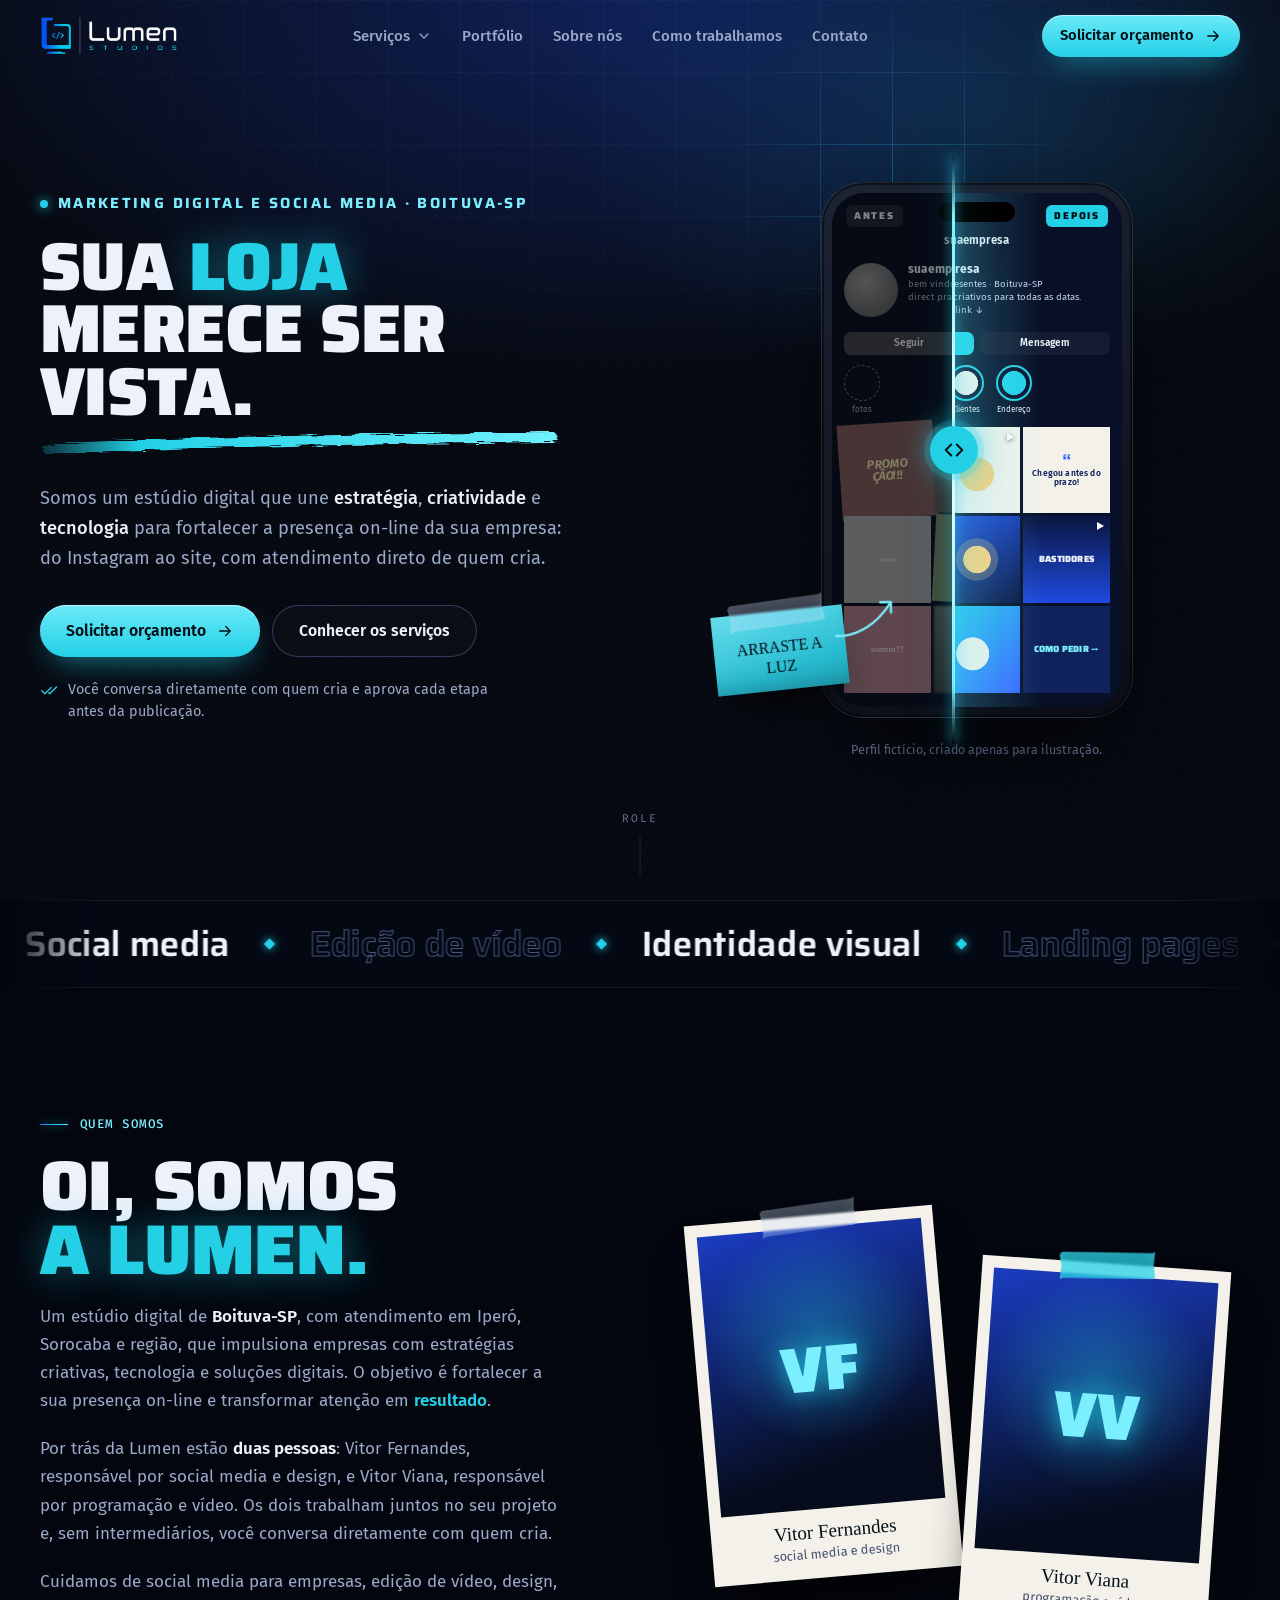
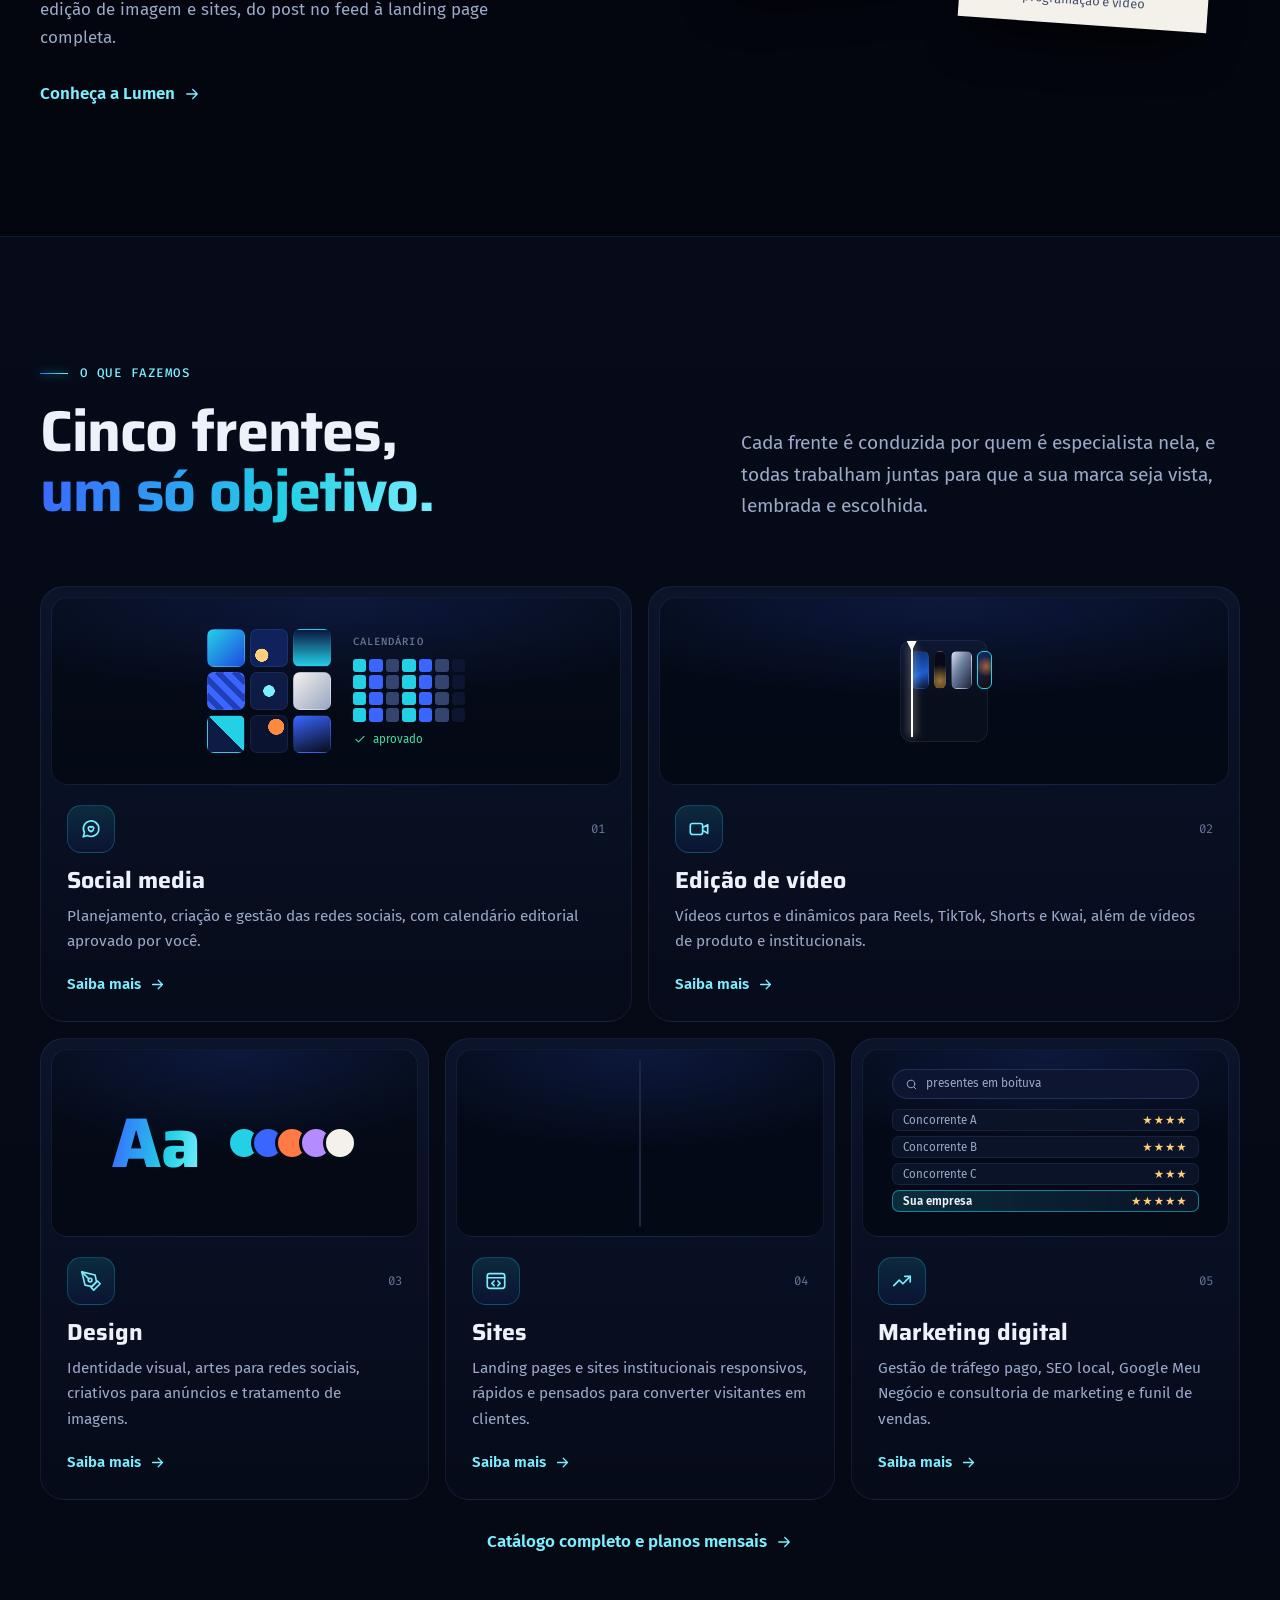
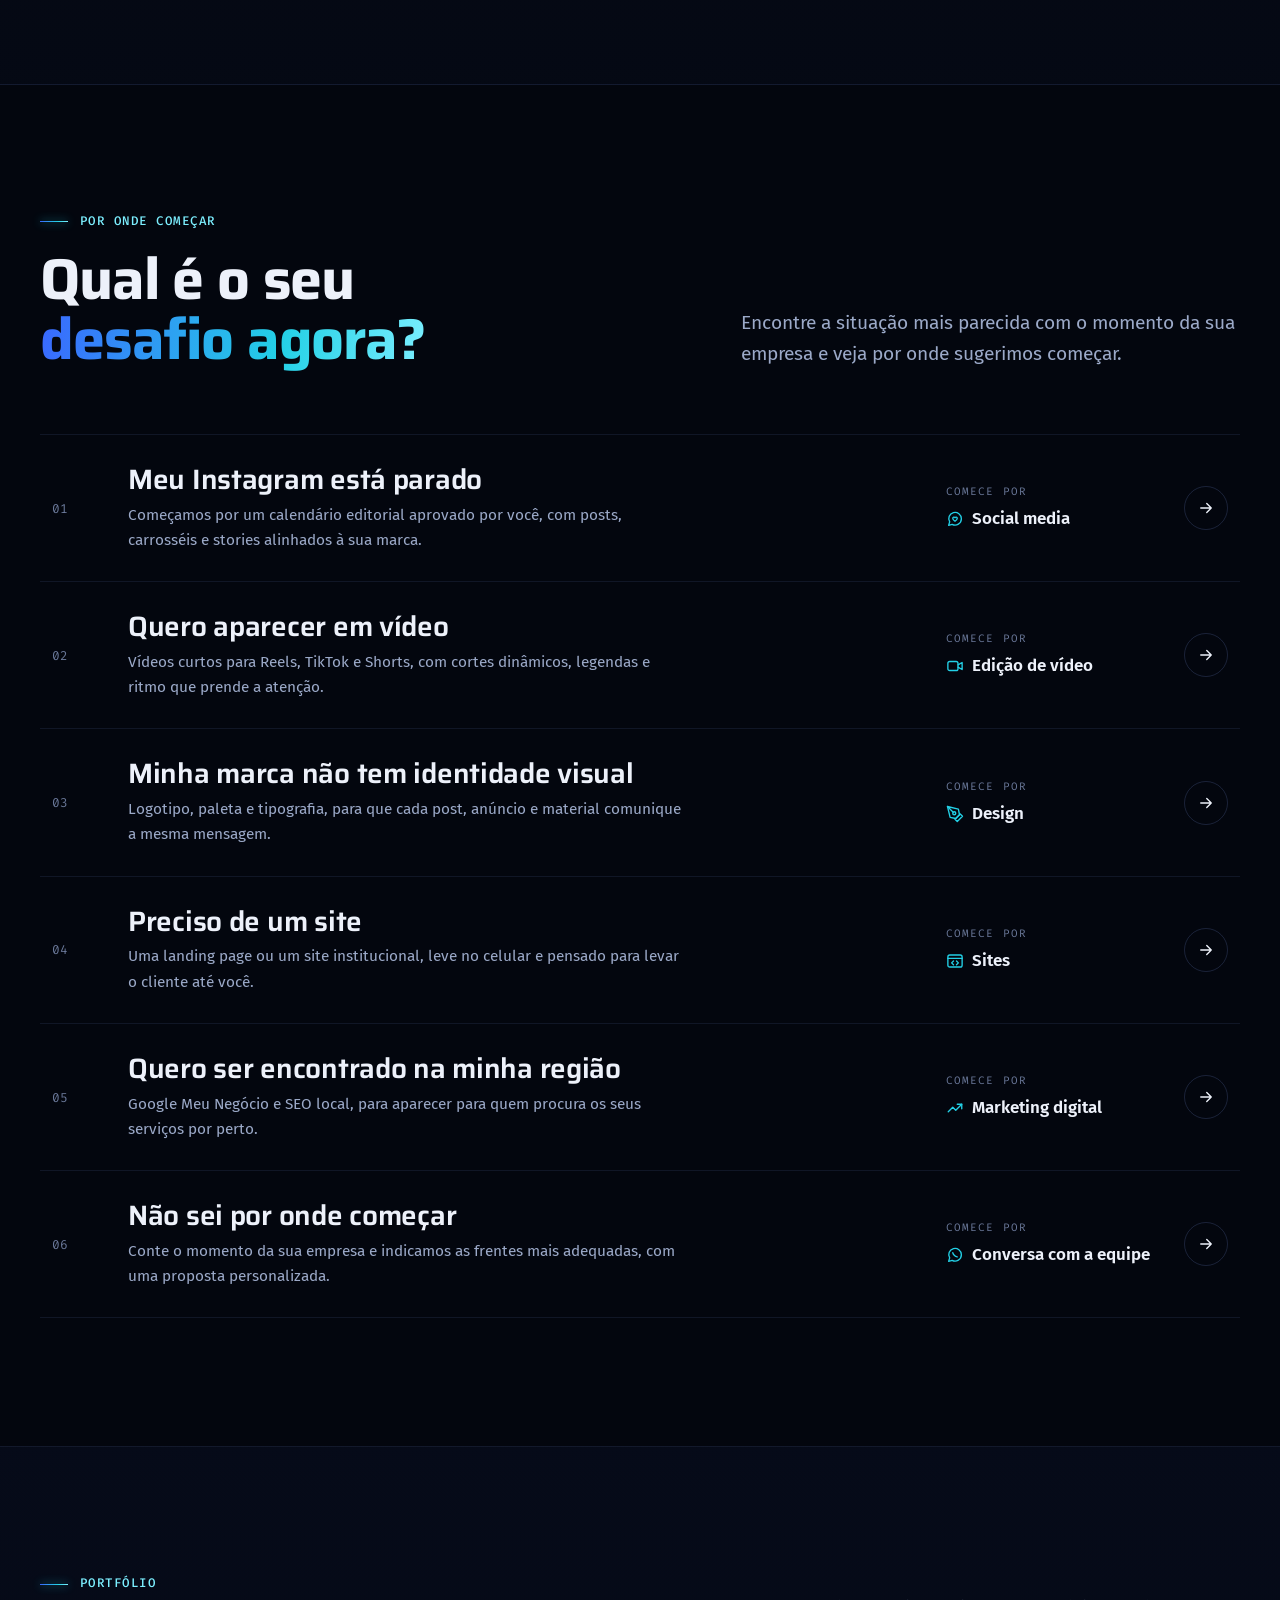
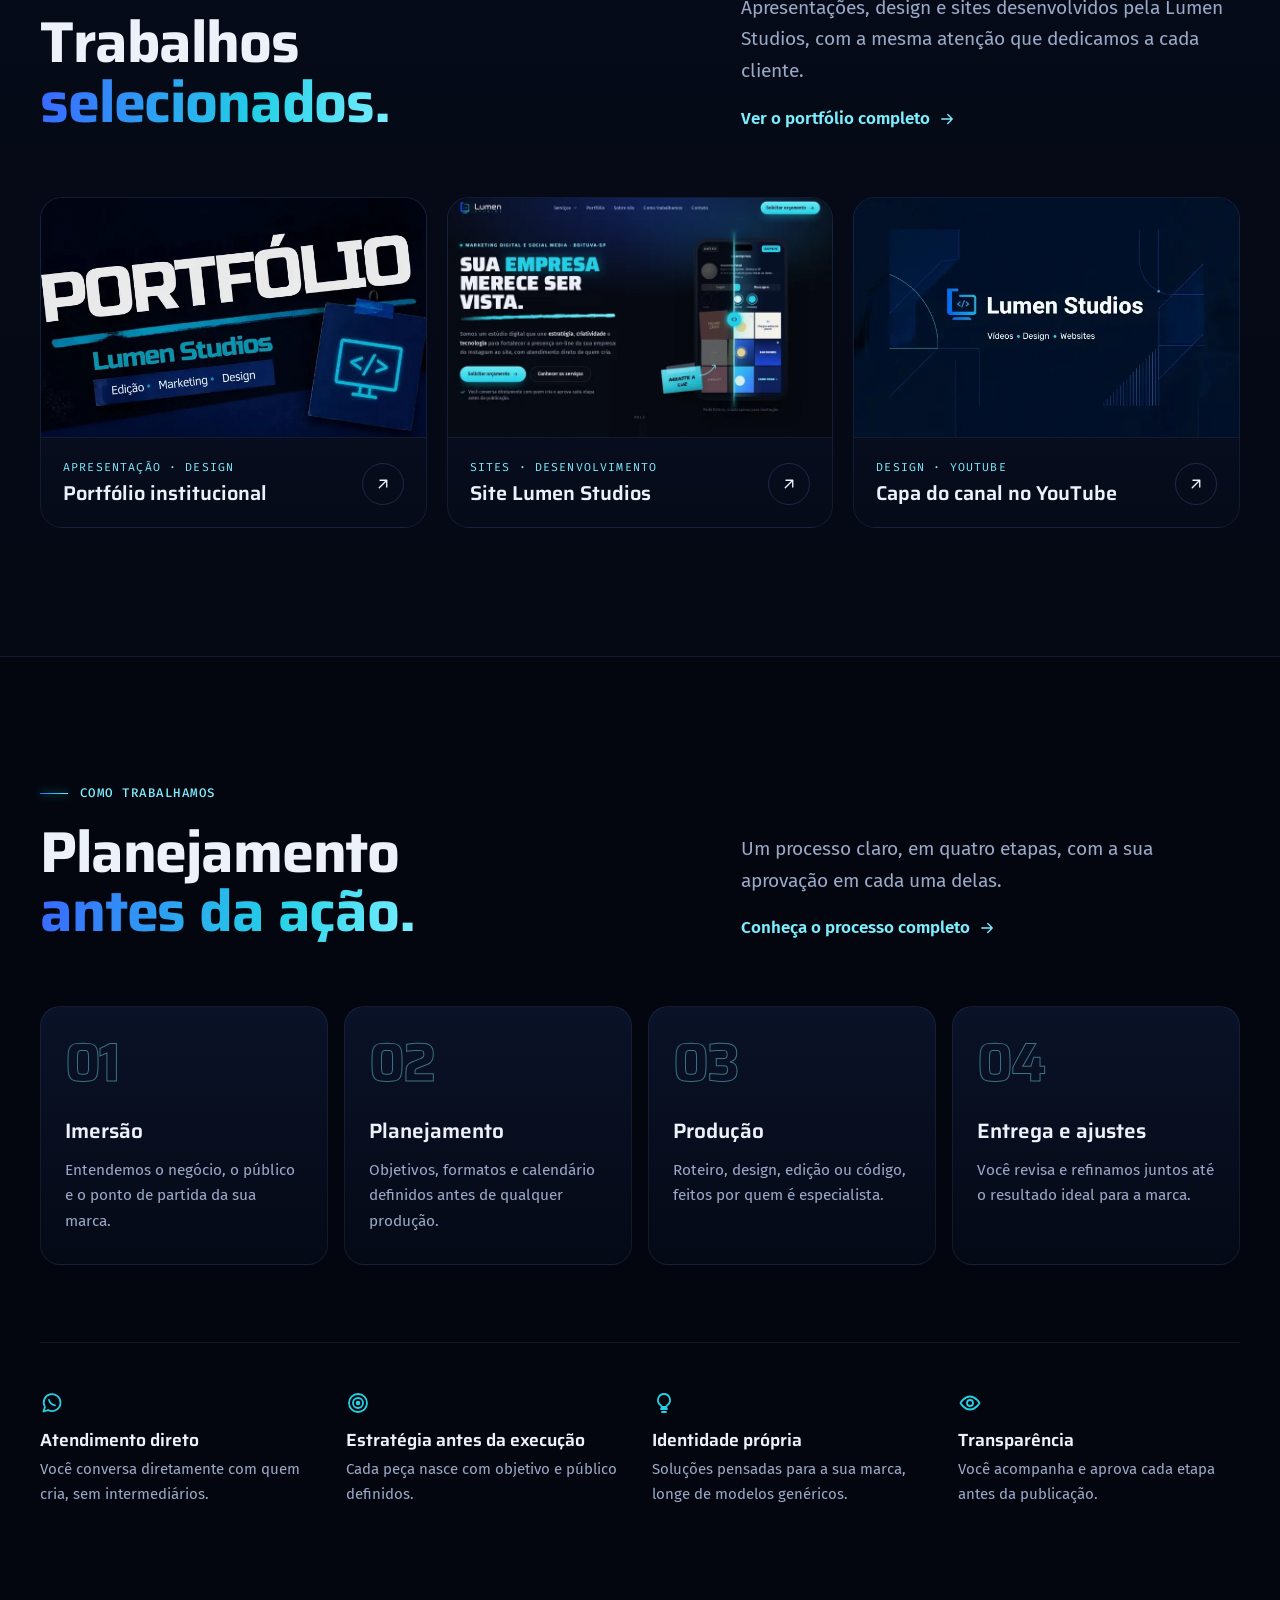
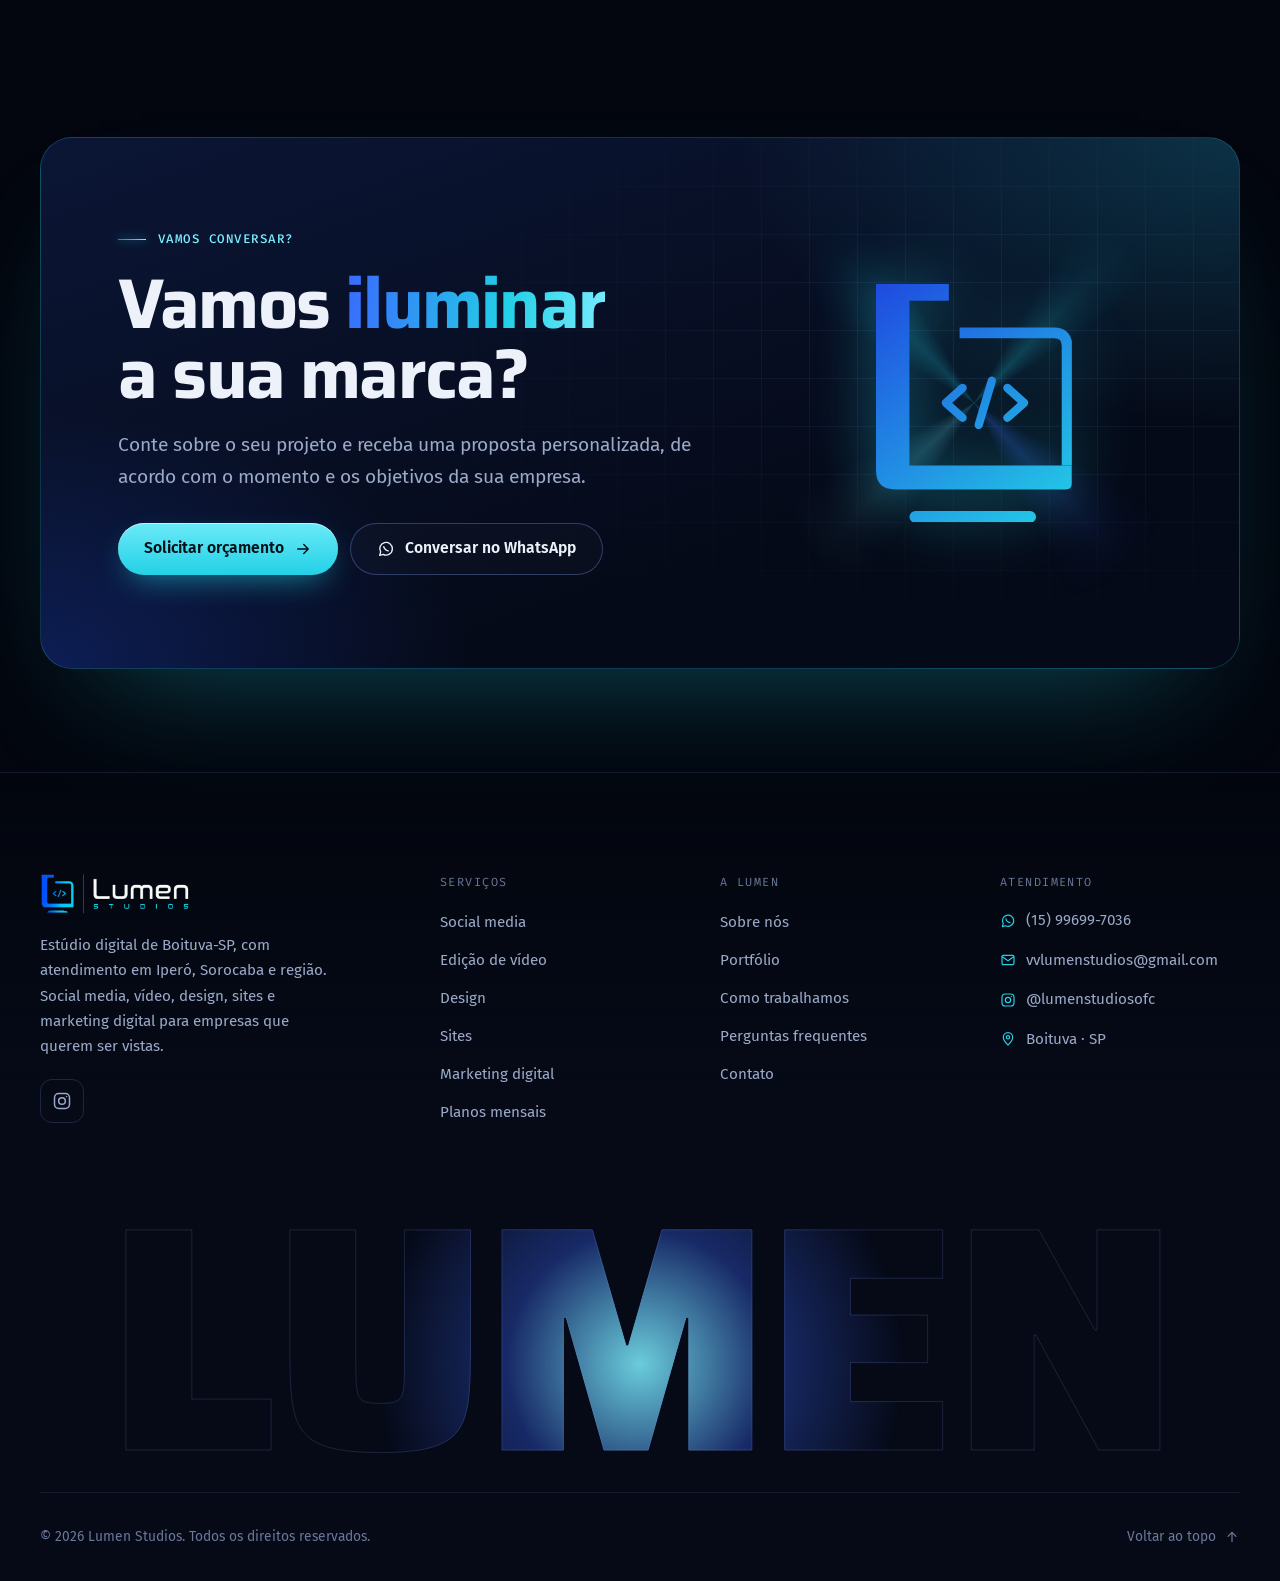
<file: index.html>
<!doctype html>
<html lang="pt-BR">
<head>
  <meta charset="utf-8">
  <meta name="viewport" content="width=device-width, initial-scale=1, viewport-fit=cover">
  <title>Lumen Studios | Marketing Digital e Social Media em Boituva-SP</title>
  <meta name="description" content="Estúdio digital em Boituva-SP: social media para empresas, edição de vídeo, design e sites. Atendemos Boituva, Iperó e a região de Sorocaba.">
  <link rel="canonical" href="https://lumen-studios.vitorfernandesb.workers.dev/">
  <meta name="robots" content="index, follow, max-image-preview:large">
  <meta name="theme-color" content="#03060e">
  <meta name="geo.region" content="BR-SP">
  <meta name="geo.placename" content="Boituva">

  <meta property="og:type" content="website">
  <meta property="og:locale" content="pt_BR">
  <meta property="og:site_name" content="Lumen Studios">
  <meta property="og:url" content="https://lumen-studios.vitorfernandesb.workers.dev/">
  <meta property="og:title" content="Lumen Studios | Marketing digital e social media em Boituva-SP">
  <meta property="og:description" content="Estúdio digital em Boituva-SP: social media para empresas, edição de vídeo, design e sites. Atendemos Boituva, Iperó e a região de Sorocaba.">
  <meta property="og:image" content="https://lumen-studios.vitorfernandesb.workers.dev/assets/og-image.png">
  <meta property="og:image:width" content="1200">
  <meta property="og:image:height" content="630">
  <meta property="og:image:alt" content="Lumen Studios: marketing digital e social media em Boituva-SP">
  <meta name="twitter:card" content="summary_large_image">

  <link rel="icon" href="assets/favicon.svg" type="image/svg+xml">
  <link rel="apple-touch-icon" href="assets/apple-touch-icon.png">
  <link rel="manifest" href="site.webmanifest">

  <link rel="preconnect" href="https://fonts.googleapis.com">
  <link rel="preconnect" href="https://fonts.gstatic.com" crossorigin>
  <link rel="stylesheet" href="https://fonts.googleapis.com/css2?family=Fira+Code:wght@400;500&family=Fira+Sans:ital,wght@0,400;0,500;0,600;0,700;1,400&family=Permanent+Marker&family=Saira:wght@500..900&display=swap">
  <link rel="stylesheet" href="css/style.css">

  <script>document.documentElement.classList.add('js');</script>
  <script src="js/main.js" defer></script>
  <script type="application/ld+json">
  {
    "@context": "https://schema.org",
    "@graph": [
      {
        "@type": "ProfessionalService",
        "@id": "https://lumen-studios.vitorfernandesb.workers.dev/#empresa",
        "name": "Lumen Studios",
        "alternateName": "Lumen Studios | Marketing Digital",
        "slogan": "Ideias que viram resultados.",
        "description": "Estúdio digital de Boituva-SP que impulsiona empresas com estratégias criativas, tecnologia e soluções digitais: social media, edição de vídeo, design, sites e marketing digital.",
        "url": "https://lumen-studios.vitorfernandesb.workers.dev/",
        "logo": "https://lumen-studios.vitorfernandesb.workers.dev/assets/logo-lumen.png",
        "image": "https://lumen-studios.vitorfernandesb.workers.dev/assets/og-image.png",
        "email": "vvlumenstudios@gmail.com",
        "telephone": "+55 15 99699-7036",
        "address": {
          "@type": "PostalAddress",
          "addressLocality": "Boituva",
          "addressRegion": "SP",
          "addressCountry": "BR"
        },
        "areaServed": [
          {
            "@type": "City",
            "name": "Boituva"
          },
          {
            "@type": "City",
            "name": "Iperó"
          },
          {
            "@type": "City",
            "name": "Sorocaba"
          },
          {
            "@type": "Country",
            "name": "Brasil"
          }
        ],
        "founder": [
          {
            "@type": "Person",
            "name": "Vitor Fernandes Barbosa",
            "jobTitle": "Social media e design"
          },
          {
            "@type": "Person",
            "name": "Vitor Viana Pereira",
            "jobTitle": "Programação e vídeo"
          }
        ],
        "sameAs": [
          "https://www.instagram.com/lumenstudiosofc/"
        ],
        "knowsAbout": [
          "Social media",
          "Marketing digital",
          "Marketing de mídias sociais",
          "Edição de vídeo",
          "Reels",
          "Motion graphics",
          "Design digital",
          "Edição de imagem",
          "Identidade visual",
          "Landing pages",
          "Sites institucionais",
          "SEO local",
          "Tráfego pago"
        ],
        "hasOfferCatalog": {
          "@type": "OfferCatalog",
          "name": "Serviços",
          "itemListElement": [
            {
              "@type": "Offer",
              "itemOffered": {
                "@type": "Service",
                "name": "Social media para empresas",
                "description": "Calendário editorial, posts, carrosséis, stories e relatórios de desempenho."
              }
            },
            {
              "@type": "Offer",
              "itemOffered": {
                "@type": "Service",
                "name": "Edição de vídeo",
                "description": "Vídeos curtos para Reels, TikTok, Shorts e Kwai, vídeos de produto, UGC e institucionais."
              }
            },
            {
              "@type": "Offer",
              "itemOffered": {
                "@type": "Service",
                "name": "Design",
                "description": "Identidade visual, artes para redes sociais, criativos para anúncios e edição de imagens."
              }
            },
            {
              "@type": "Offer",
              "itemOffered": {
                "@type": "Service",
                "name": "Sites",
                "description": "Landing pages, sites institucionais e manutenção."
              }
            },
            {
              "@type": "Offer",
              "itemOffered": {
                "@type": "Service",
                "name": "Marketing digital",
                "description": "Gestão de tráfego pago, SEO local, Google Meu Negócio e consultoria de funil de vendas."
              }
            }
          ]
        }
      },
      {
        "@type": "WebSite",
        "@id": "https://lumen-studios.vitorfernandesb.workers.dev/#site",
        "url": "https://lumen-studios.vitorfernandesb.workers.dev/",
        "name": "Lumen Studios",
        "inLanguage": "pt-BR",
        "publisher": {
          "@id": "https://lumen-studios.vitorfernandesb.workers.dev/#empresa"
        }
      }
    ]
  }
  </script>
</head>
<body class="page-index">
  <!-- Ícones (sprite) -->
  <svg width="0" height="0" style="position:absolute" aria-hidden="true" focusable="false">
    <defs>
      <linearGradient id="markGrad" gradientUnits="userSpaceOnUse" x1="20" y1="18" x2="348" y2="418">
        <stop offset="0" stop-color="#1f4ae0"/>
        <stop offset="1" stop-color="#23d0e6"/>
      </linearGradient>
    </defs>
    <symbol id="i-mark" viewBox="20 18 328 400">
      <path fill="url(#markGrad)" d="M20 18H142V46H76V322H348V352Q348 362 338 362H52Q20 362 20 330Z"/>
      <path fill="none" stroke="url(#markGrad)" stroke-width="18" d="M160 100H318Q340 100 340 122V322"/>
      <g fill="none" stroke="url(#markGrad)" stroke-width="14" stroke-linecap="round" stroke-linejoin="round"><path d="M165 192 137 217l28 25"/><path d="M214 180 192 254"/><path d="m240 192 28 25-28 25"/></g>
      <rect x="76" y="398" width="212" height="20" rx="10" fill="url(#markGrad)"/>
    </symbol>
    <symbol id="i-arrow" viewBox="0 0 24 24"><path d="M5 12h14M13 6l6 6-6 6"/></symbol>
    <symbol id="i-arrow-up" viewBox="0 0 24 24"><path d="M12 19V5M6 11l6-6 6 6"/></symbol>
    <symbol id="i-arrow-up-right" viewBox="0 0 24 24"><path d="M7 17 17 7M8 7h9v9"/></symbol>
    <symbol id="i-arrows-h" viewBox="0 0 24 24"><path d="M9 6 3 12l6 6M15 6l6 6-6 6"/></symbol>
    <symbol id="i-caret" viewBox="0 0 24 24"><path d="m6 9 6 6 6-6"/></symbol>
    <symbol id="i-close" viewBox="0 0 24 24"><path d="M6 6l12 12M18 6 6 18"/></symbol>
    <symbol id="i-chev-left" viewBox="0 0 24 24"><path d="m15 5-7 7 7 7"/></symbol>
    <symbol id="i-chev-right" viewBox="0 0 24 24"><path d="m9 5 7 7-7 7"/></symbol>
    <symbol id="i-expand" viewBox="0 0 24 24"><path d="M14.5 3.5h6v6M9.5 20.5h-6v-6M20.5 3.5l-7 7M3.5 20.5l7-7"/></symbol>
    <symbol id="i-mail" viewBox="0 0 24 24"><rect x="3" y="5" width="18" height="14" rx="2"/><path d="m3.5 7 8.5 6 8.5-6"/></symbol>
    <symbol id="i-chat" viewBox="0 0 24 24"><path d="M20.5 11.6a8.4 8.4 0 0 1-12.3 7.5L3.5 20.5l1.4-4.6a8.4 8.4 0 1 1 15.6-4.3Z"/><path d="M9 8.8c.2 2.4 3 5.2 6 5.6"/></symbol>
    <symbol id="i-instagram" viewBox="0 0 24 24"><rect x="3" y="3" width="18" height="18" rx="5"/><circle cx="12" cy="12" r="4"/><circle cx="17.4" cy="6.6" r=".9" fill="currentColor" stroke="none"/></symbol>
    <symbol id="i-pin" viewBox="0 0 24 24"><path d="M12 21s-7-6.1-7-11.5a7 7 0 0 1 14 0C19 14.9 12 21 12 21Z"/><circle cx="12" cy="9.5" r="2.5"/></symbol>
    <symbol id="i-globe" viewBox="0 0 24 24"><circle cx="12" cy="12" r="9"/><path d="M3 12h18M12 3c2.5 2.5 3.8 5.5 3.8 9s-1.3 6.5-3.8 9M12 3c-2.5 2.5-3.8 5.5-3.8 9s1.3 6.5 3.8 9"/></symbol>
    <symbol id="i-copy" viewBox="0 0 24 24"><rect x="9" y="9" width="12" height="12" rx="2"/><path d="M5 15V5a2 2 0 0 1 2-2h10"/></symbol>
    <symbol id="i-check" viewBox="0 0 24 24"><path d="m5 12.5 4.5 4.5L19 7.5"/></symbol>
    <symbol id="i-checks" viewBox="0 0 24 24"><path d="m2 12.5 4.5 4.5L15 8.5M11.5 15.5 13 17l9-9"/></symbol>
    <symbol id="i-play" viewBox="0 0 24 24"><path d="M8 5.5v13l10.5-6.5z" fill="currentColor" stroke="none"/></symbol>
    <symbol id="i-pause" viewBox="0 0 24 24"><path d="M7 5h3.5v14H7zM13.5 5H17v14h-3.5z" fill="currentColor" stroke="none"/></symbol>
    <symbol id="i-lock" viewBox="0 0 24 24"><rect x="5" y="11" width="14" height="10" rx="2"/><path d="M8 11V8a4 4 0 0 1 8 0v3"/></symbol>
    <symbol id="i-monitor" viewBox="0 0 24 24"><rect x="2.5" y="4" width="19" height="13" rx="2"/><path d="M8 21h8M12 17v4"/></symbol>
    <symbol id="i-tablet" viewBox="0 0 24 24"><rect x="5" y="2.5" width="14" height="19" rx="2"/><path d="M11 18h2"/></symbol>
    <symbol id="i-phone" viewBox="0 0 24 24"><rect x="7" y="2.5" width="10" height="19" rx="2"/><path d="M11 18h2"/></symbol>
    <symbol id="i-search" viewBox="0 0 24 24"><circle cx="11" cy="11" r="7"/><path d="m20 20-3.5-3.5"/></symbol>
    <symbol id="i-spark" viewBox="0 0 24 24"><path d="M9 18h6M10 21h4M12 3a6 6 0 0 0-3.5 10.9c.6.5 1 1.2 1 2.1h5c0-.9.4-1.6 1-2.1A6 6 0 0 0 12 3Z"/></symbol>
    <symbol id="i-target" viewBox="0 0 24 24"><circle cx="12" cy="12" r="9"/><circle cx="12" cy="12" r="5"/><circle cx="12" cy="12" r="1.4" fill="currentColor"/></symbol>
    <symbol id="i-eye" viewBox="0 0 24 24"><path d="M2.5 12S6 5.5 12 5.5 21.5 12 21.5 12 18 18.5 12 18.5 2.5 12 2.5 12Z"/><circle cx="12" cy="12" r="3"/></symbol>
    <symbol id="i-social" viewBox="0 0 24 24"><path d="M20.5 11.6a8.4 8.4 0 0 1-12.3 7.5L3.5 20.5l1.4-4.6a8.4 8.4 0 1 1 15.6-4.3Z"/><path d="M12 15s-3-1.8-3-3.9a1.6 1.6 0 0 1 3-.8 1.6 1.6 0 0 1 3 .8C15 13.2 12 15 12 15Z"/></symbol>
    <symbol id="i-video" viewBox="0 0 24 24"><rect x="2.5" y="6" width="13.5" height="12" rx="2.5"/><path d="m16 10.5 5.5-3.2v9.4L16 13.5"/></symbol>
    <symbol id="i-pen" viewBox="0 0 24 24"><path d="m12 19 7-7 3 3-7 7-3-3Z"/><path d="m18 13-1.5-7.5L2 2l3.5 14.5L13 18l5-5Z"/><path d="m2 2 7.6 7.6"/><circle cx="11" cy="11" r="2"/></symbol>
    <symbol id="i-web" viewBox="0 0 24 24"><rect x="2.5" y="4" width="19" height="16" rx="2.5"/><path d="M2.5 8.5h19"/><path d="m10 12-2.5 2.5L10 17M14 12l2.5 2.5L14 17"/></symbol>
    <symbol id="i-trend" viewBox="0 0 24 24"><path d="m3 17 6-6 4 4 8-8"/><path d="M15 7h6v6"/></symbol>
    <symbol id="i-calendar" viewBox="0 0 24 24"><rect x="3" y="4.5" width="18" height="16.5" rx="2.5"/><path d="M3 9.5h18M8 2.5v4M16 2.5v4"/></symbol>
    <symbol id="i-clock" viewBox="0 0 24 24"><circle cx="12" cy="12" r="9"/><path d="M12 7v5l3.2 2"/></symbol>
    <symbol id="i-user" viewBox="0 0 24 24"><circle cx="12" cy="8" r="4"/><path d="M4.5 20.5a7.5 7.5 0 0 1 15 0"/></symbol>
    <symbol id="i-users" viewBox="0 0 24 24"><circle cx="9" cy="8" r="3.5"/><path d="M2.5 20a6.5 6.5 0 0 1 13 0"/><path d="M16 4.7a3.5 3.5 0 0 1 0 6.6M18 14.3a6.5 6.5 0 0 1 3.5 5.7"/></symbol>
    <symbol id="i-store" viewBox="0 0 24 24"><path d="M3.5 9.5 5 4h14l1.5 5.5"/><path d="M3.5 9.5a2.8 2.8 0 0 0 5.67 0 2.8 2.8 0 0 0 5.66 0 2.8 2.8 0 0 0 5.67 0"/><path d="M5 12.6V20h14v-7.4M10 20v-4.5h4V20"/></symbol>
    <symbol id="i-cart" viewBox="0 0 24 24"><circle cx="9" cy="20" r="1.3"/><circle cx="18" cy="20" r="1.3"/><path d="M2.5 3.5h2.8l2.3 11a1.5 1.5 0 0 0 1.5 1.2h8.6a1.5 1.5 0 0 0 1.5-1.1l1.8-7.1H6"/></symbol>
    <symbol id="i-camera" viewBox="0 0 24 24"><path d="M4 7.5h3l1.6-2.5h6.8L17 7.5h3A1.5 1.5 0 0 1 21.5 9v9.5A1.5 1.5 0 0 1 20 20H4a1.5 1.5 0 0 1-1.5-1.5V9A1.5 1.5 0 0 1 4 7.5Z"/><circle cx="12" cy="13.3" r="3.6"/></symbol>
    <symbol id="i-factory" viewBox="0 0 24 24"><path d="M3 20.5V11l5 3.2V11l5 3.2V11l5 3.2V4h3v16.5Z"/><path d="M2 20.5h20M7 17.5h2M12 17.5h2"/></symbol>
    <symbol id="i-food" viewBox="0 0 24 24"><path d="M6 3v7a2 2 0 0 0 4 0V3M8 10v11"/><path d="M17.5 21V3c-2.3 1.1-3.7 3.5-3.7 6.4V14h3.7"/></symbol>
    <symbol id="i-briefcase" viewBox="0 0 24 24"><rect x="3" y="7" width="18" height="13" rx="2.5"/><path d="M8.5 7V5.5A1.5 1.5 0 0 1 10 4h4a1.5 1.5 0 0 1 1.5 1.5V7M3 12.5h18"/></symbol>
    <symbol id="i-layers" viewBox="0 0 24 24"><path d="m12 3 9 5-9 5-9-5 9-5Z"/><path d="m3 13 9 5 9-5"/></symbol>
    <symbol id="i-repeat" viewBox="0 0 24 24"><path d="m17 2.5 3.5 3.5L17 9.5"/><path d="M3.5 11V9.5A3.5 3.5 0 0 1 7 6h13.5"/><path d="m7 21.5-3.5-3.5L7 14.5"/><path d="M20.5 13v1.5A3.5 3.5 0 0 1 17 18H3.5"/></symbol>
    <symbol id="i-zap" viewBox="0 0 24 24"><path d="M13 2.5 4.5 13.5H12l-1 8 8.5-11H12l1-8Z"/></symbol>
    <symbol id="i-link" viewBox="0 0 24 24"><path d="M10 14a4.5 4.5 0 0 0 6.4 0l3.2-3.2a4.5 4.5 0 0 0-6.4-6.4L11.6 6"/><path d="M14 10a4.5 4.5 0 0 0-6.4 0l-3.2 3.2a4.5 4.5 0 0 0 6.4 6.4l1.6-1.6"/></symbol>
    <symbol id="i-image" viewBox="0 0 24 24"><rect x="3" y="4" width="18" height="16" rx="2.5"/><circle cx="8.5" cy="9.5" r="1.8"/><path d="m21 15.5-5-5L5 20"/></symbol>
    <symbol id="i-chart" viewBox="0 0 24 24"><path d="M3.5 20.5h17M6.5 16.5v-5M11 16.5V7M15.5 16.5v-7M20 16.5V4.5"/></symbol>
    <symbol id="i-cursor" viewBox="0 0 24 24"><path d="M5 3.5 18.5 12l-6 1.6-2.8 5.9Z"/></symbol>
    <symbol id="i-type" viewBox="0 0 24 24"><path d="M4.5 7V4.5h15V7M12 4.5v15M9 19.5h6"/></symbol>
    <symbol id="i-palette" viewBox="0 0 24 24"><path d="M12 3a9 9 0 1 0 0 18c1 0 1.7-.8 1.7-1.7 0-.5-.2-.9-.5-1.2-.3-.3-.5-.7-.5-1.2 0-1 .8-1.7 1.7-1.7H16a5 5 0 0 0 5-5C21 6.4 17 3 12 3Z"/><circle cx="7.5" cy="11" r="1.2"/><circle cx="10.5" cy="7" r="1.2"/><circle cx="15" cy="7.5" r="1.2"/></symbol>
    <symbol id="i-doc" viewBox="0 0 24 24"><path d="M14 2.5H6.5A1.5 1.5 0 0 0 5 4v16a1.5 1.5 0 0 0 1.5 1.5h11A1.5 1.5 0 0 0 19 20V7.5Z"/><path d="M14 2.5v5h5M8.5 13h7M8.5 17h5"/></symbol>
    <symbol id="i-star" viewBox="0 0 24 24"><path d="m12 3.2 2.7 5.5 6 .9-4.3 4.2 1 6-5.4-2.8-5.4 2.8 1-6-4.3-4.2 6-.9Z"/></symbol>
    <symbol id="i-code" viewBox="0 0 24 24"><path d="m8 7-5 5 5 5M16 7l5 5-5 5M13.8 4.5l-3.6 15"/></symbol>
    <symbol id="i-sun" viewBox="0 0 24 24"><circle cx="12" cy="12" r="4"/><path d="M12 2.5v2M12 19.5v2M2.5 12h2M19.5 12h2M5.3 5.3l1.4 1.4M17.3 17.3l1.4 1.4M5.3 18.7l1.4-1.4M17.3 6.7l1.4-1.4"/></symbol>
  </svg>

  <a class="skip" href="#conteudo">Pular para o conteúdo</a>
  <div class="progress" aria-hidden="true"><span></span></div>

  <!-- Fundo: grade que "acende" onde o cursor passa -->
  <div class="bg" aria-hidden="true">
    <div class="bg__grid"></div>
    <div class="bg__lit"></div>
    <div class="bg__glow"></div>
    <div class="bg__noise"></div>
  </div>

  <!-- ============ CABEÇALHO ============ -->
  <header class="header">
    <div class="container header__inner">
      <a href="index.html" class="brand" aria-label="Lumen Studios, página inicial">
        <img src="assets/logo-lumen.png" alt="Lumen Studios" width="154" height="44">
      </a>

      <nav class="nav" id="menu" aria-label="Navegação principal">
        <ul class="nav__list">
          <li class="nav__item nav__item--drop" data-drop>
            <button class="nav__link nav__trigger" type="button" aria-expanded="false" aria-controls="menu-servicos" data-page="servicos">
              Serviços <svg class="i nav__caret" aria-hidden="true"><use href="#i-caret"/></svg>
            </button>
            <div class="drop" id="menu-servicos">
              <ul class="drop__list">
                <li><a class="drop__link" href="servicos.html#social-media"><span class="icon-box"><svg class="i" aria-hidden="true"><use href="#i-social"/></svg></span><span><b>Social media</b><small>Planejamento, conteúdo e gestão das redes</small></span></a></li>
                <li><a class="drop__link" href="servicos.html#video"><span class="icon-box"><svg class="i" aria-hidden="true"><use href="#i-video"/></svg></span><span><b>Edição de vídeo</b><small>Reels, TikTok, Shorts e vídeos de produto</small></span></a></li>
                <li><a class="drop__link" href="servicos.html#design"><span class="icon-box"><svg class="i" aria-hidden="true"><use href="#i-pen"/></svg></span><span><b>Design</b><small>Identidade visual, artes e edição de imagem</small></span></a></li>
                <li><a class="drop__link" href="servicos.html#sites"><span class="icon-box"><svg class="i" aria-hidden="true"><use href="#i-web"/></svg></span><span><b>Sites</b><small>Landing pages e sites institucionais</small></span></a></li>
                <li><a class="drop__link" href="servicos.html#marketing-digital"><span class="icon-box"><svg class="i" aria-hidden="true"><use href="#i-trend"/></svg></span><span><b>Marketing digital</b><small>Tráfego pago, SEO local e consultoria</small></span></a></li>
              </ul>
              <a class="drop__feature" href="servicos.html#planos">
                <span class="drop__kicker">Planos mensais</span>
                <b>Start, Vídeo e Growth</b>
                <span class="drop__text">Presença contínua nas redes, com escopo definido e acompanhamento dos resultados.</span>
                <span class="drop__go">Conhecer os planos <svg class="i" aria-hidden="true"><use href="#i-arrow"/></svg></span>
              </a>
              <a class="drop__all" href="servicos.html#catalogo">Catálogo completo, com 36 serviços <svg class="i" aria-hidden="true"><use href="#i-arrow"/></svg></a>
            </div>
          </li>
          <li class="nav__item"><a class="nav__link" href="portfolio.html" data-page="portfolio">Portfólio</a></li>
          <li class="nav__item"><a class="nav__link" href="sobre.html" data-page="sobre">Sobre nós</a></li>
          <li class="nav__item"><a class="nav__link" href="como-trabalhamos.html" data-page="como-trabalhamos">Como trabalhamos</a></li>
          <li class="nav__item"><a class="nav__link" href="contato.html" data-page="contato">Contato</a></li>
        </ul>

        <div class="nav__foot">
          <a class="btn btn--primary" href="contato.html#formulario">Solicitar orçamento <svg class="i" aria-hidden="true"><use href="#i-arrow"/></svg></a>
          <p class="nav__contacts">
            <a href="https://wa.me/5515996997036" target="_blank" rel="noopener"><svg class="i" aria-hidden="true"><use href="#i-chat"/></svg>WhatsApp</a>
            <a href="https://www.instagram.com/lumenstudiosofc/" target="_blank" rel="noopener"><svg class="i" aria-hidden="true"><use href="#i-instagram"/></svg>Instagram</a>
          </p>
        </div>
      </nav>

      <a class="btn btn--primary btn--sm header__cta magnetic" href="contato.html#formulario">Solicitar orçamento <svg class="i" aria-hidden="true"><use href="#i-arrow"/></svg></a>

      <button class="menu-toggle" type="button" aria-expanded="false" aria-controls="menu" aria-label="Abrir menu">
        <span></span><span></span>
      </button>
    </div>
  </header>
  <main id="conteudo">
    <!-- ============ HERO ============ -->
    <section class="hero" aria-labelledby="hero-title">
      <div class="container hero__grid">

        <div class="hero__copy">
          <h1 class="hero__title" id="hero-title">
            <span class="hero__kicker reveal"><span class="dot" aria-hidden="true"></span>Marketing digital e social media · Boituva-SP</span>
            <span class="line reveal" style="--d:.06s">Sua <span class="rotator" data-words="empresa|loja|clínica|marca|padaria|academia|doceria">empresa</span></span>
            <span class="line reveal" style="--d:.12s">merece ser</span>
            <span class="line reveal" style="--d:.18s">vista.</span>
          </h1>

          <svg class="hero__brush" viewBox="0 0 520 30" preserveAspectRatio="none" aria-hidden="true">
            <defs>
              <filter id="rough" x="-5%" y="-50%" width="110%" height="200%">
                <feTurbulence type="fractalNoise" baseFrequency=".035 .7" numOctaves="2" seed="4"/>
                <feDisplacementMap in="SourceGraphic" scale="7"/>
              </filter>
              <linearGradient id="brushGrad" x1="0" x2="1">
                <stop offset="0" stop-color="#23d0e6" stop-opacity=".25"/>
                <stop offset=".18" stop-color="#23d0e6"/>
                <stop offset="1" stop-color="#6ff0fd"/>
              </linearGradient>
            </defs>
            <path d="M8 20 C140 13 300 10 512 8" stroke="url(#brushGrad)" stroke-width="10" stroke-linecap="round" fill="none" filter="url(#rough)"/>
          </svg>

          <p class="hero__lead reveal" style="--d:.26s">
            Somos um estúdio digital que une <em>estratégia</em>, <em>criatividade</em> e <em>tecnologia</em> para fortalecer a presença on-line da sua empresa:
            do Instagram ao site, com atendimento direto de quem cria.
          </p>

          <div class="actions hero__actions reveal" style="--d:.34s">
            <a href="contato.html#formulario" class="btn btn--primary magnetic">Solicitar orçamento <svg class="i" aria-hidden="true"><use href="#i-arrow"/></svg></a>
            <a href="servicos.html" class="btn btn--ghost magnetic">Conhecer os serviços</a>
          </div>

          <p class="hero__note reveal" style="--d:.42s">
            <svg class="i" aria-hidden="true"><use href="#i-checks"/></svg>
            Você conversa diretamente com quem cria e aprova cada etapa antes da publicação.
          </p>
        </div>

        <!-- Antes e depois: arraste a luz para "iluminar" o perfil -->
        <figure class="ba-stage reveal" style="--d:.16s">
          <div class="ba" data-ba data-depth=".45">
            <div class="phone phone--hero">
              <div class="phone__screen ba__screen">

                <div class="ba__layer ba__before" aria-hidden="true">
                  <span class="ba__tag">antes</span>
                  <div class="pf pf--bad">
                    <p class="pf__handle">suaempresa</p>
                    <div class="pf__head">
                      <span class="pf__avatar"></span>
                      <div class="pf__meta"><b>suaempresa</b><small>bem vindos!!! promoções todo dia, chama no direct pra saber mais...</small></div>
                    </div>
                    <div class="pf__actions"><span>Seguir</span><span>Mensagem</span></div>
                    <div class="pf__hl"><span><i></i>fotos</span></div>
                    <div class="pf__grid">
                      <span>PROMO<br>ÇÃO!!!</span><span></span><span>bom dia</span>
                      <span>aviso</span><span>FELIZ SEXTA</span><span></span>
                      <span>sorteio??</span><span></span><span>abrimos sábado</span>
                    </div>
                  </div>
                </div>

                <div class="ba__layer ba__after" aria-hidden="true">
                  <span class="ba__tag ba__tag--after">depois</span>
                  <div class="pf pf--good">
                    <p class="pf__handle">suaempresa</p>
                    <div class="pf__head">
                      <span class="pf__avatar">S</span>
                      <div class="pf__meta"><b>Sua Empresa</b><small>Loja de presentes · Boituva-SP<br>Presentes criativos para todas as datas.<br>Peça pelo link ↓</small></div>
                    </div>
                    <div class="pf__actions"><span>Seguir</span><span>Mensagem</span></div>
                    <div class="pf__hl"><span><i></i>Novidades</span><span><i></i>Como pedir</span><span><i></i>Clientes</span><span><i></i>Endereço</span></div>
                    <div class="pf__grid">
                      <span><b>Nova<br>coleção</b></span><span class="reel"></span><span><q>Chegou antes do prazo!</q></span>
                      <span><b>3 ideias de presente</b></span><span></span><span class="reel"><b>Bastidores</b></span>
                      <span><b>Entrega em Boituva</b></span><span></span><span><b>Como pedir →</b></span>
                    </div>
                  </div>
                </div>

              </div>
            </div>
            <input class="ba__range" type="range" min="0" max="100" step="5" value="50" aria-label="Comparar o perfil antes e depois">
            <span class="ba__beam" aria-hidden="true">
              <span class="ba__knob"><svg class="i"><use href="#i-arrows-h"/></svg></span>
            </span>
          </div>

          <p class="note note--hint" data-depth="1.1" style="--rot:-6deg" aria-hidden="true">
            <span class="tape"></span>
            arraste a luz
            <svg class="note__arrow" viewBox="0 0 80 50"><path d="M4 42C26 46 52 34 70 10M58 9l12 1-1 12"/></svg>
          </p>
          <figcaption class="ba__caption">Perfil fictício, criado apenas para ilustração.</figcaption>
        </figure>
      </div>

      <a class="scroll-cue" href="#quem-somos" aria-label="Rolar para a próxima seção">
        <span>role</span><i aria-hidden="true"></i>
      </a>
    </section>

    <!-- ============ FAIXA ============ -->
    <div class="marquee" aria-hidden="true">
      <div class="marquee__track">
        <span>Social media</span><i></i><span>Edição de vídeo</span><i></i><span>Identidade visual</span><i></i><span>Landing pages</span><i></i><span>Tráfego pago</span><i></i><span>SEO local</span><i></i><span>Motion graphics</span><i></i><span>Sites institucionais</span><i></i>
        <span>Social media</span><i></i><span>Edição de vídeo</span><i></i><span>Identidade visual</span><i></i><span>Landing pages</span><i></i><span>Tráfego pago</span><i></i><span>SEO local</span><i></i><span>Motion graphics</span><i></i><span>Sites institucionais</span><i></i>
      </div>
    </div>

    <!-- ============ QUEM SOMOS ============ -->
    <section class="section about" id="quem-somos" aria-labelledby="quem-somos-title">
      <div class="container about__grid">
        <div class="about__copy copy">
          <p class="eyebrow">Quem somos</p>
          <h2 class="title title--loud reveal" id="quem-somos-title">Oi, somos<br><span class="glow-text">a Lumen.</span></h2>
          <p class="reveal" style="--d:.06s">
            Um estúdio digital de <strong>Boituva-SP</strong>, com atendimento em Iperó, Sorocaba e região, que impulsiona empresas com estratégias criativas, tecnologia e soluções digitais.
            O objetivo é fortalecer a sua presença on-line e transformar atenção em <mark>resultado</mark>.
          </p>
          <p class="reveal" style="--d:.12s">
            Por trás da Lumen estão <strong>duas pessoas</strong>: Vitor Fernandes, responsável por social media e design,
            e Vitor Viana, responsável por programação e vídeo. Os dois trabalham juntos no seu projeto e, sem intermediários,
            você conversa diretamente com quem cria.
          </p>
          <p class="reveal" style="--d:.18s">
            Cuidamos de social media para empresas, edição de vídeo, design, edição de imagem e sites, do post no feed à landing page completa.
          </p>
          <a class="link-arrow reveal" style="--d:.24s" href="sobre.html">Conheça a Lumen <svg class="i" aria-hidden="true"><use href="#i-arrow"/></svg></a>
        </div>

        <div class="team reveal" style="--d:.12s">
          <!-- Para usar fotos reais, troque o conteúdo de .polaroid__photo por:
               <img src="assets/vitor-fernandes.jpg" alt="Vitor Fernandes Barbosa" width="400" height="500" loading="lazy"> -->
          <figure class="polaroid" style="--rot:-5deg">
            <span class="tape"></span>
            <div class="polaroid__photo" aria-hidden="true">VF</div>
            <figcaption><b>Vitor Fernandes</b><span>social media e design</span></figcaption>
          </figure>
          <figure class="polaroid" style="--rot:4deg">
            <span class="tape tape--cyan"></span>
            <div class="polaroid__photo" aria-hidden="true">VV</div>
            <figcaption><b>Vitor Viana</b><span>programação e vídeo</span></figcaption>
          </figure>
        </div>
      </div>
    </section>

    <!-- ============ O QUE FAZEMOS ============ -->
    <section class="section section--band" id="servicos" aria-labelledby="servicos-title">
      <div class="container">
        <header class="section__head section__head--split">
          <div class="copy">
            <p class="eyebrow">O que fazemos</p>
            <h2 class="title reveal" id="servicos-title">Cinco frentes,<br><span class="hl">um só objetivo.</span></h2>
          </div>
          <p class="lead reveal" style="--d:.08s">Cada frente é conduzida por quem é especialista nela, e todas trabalham juntas para que a sua marca seja vista, lembrada e escolhida.</p>
        </header>

        <ul class="bento">
          <li class="reveal">
            <a class="svc glow-card" href="servicos.html#social-media">
              <div class="svc__viz viz-social" aria-hidden="true">
                <div class="viz-social__grid"><i style="--i:0"></i><i style="--i:1"></i><i style="--i:2"></i><i style="--i:3"></i><i style="--i:4"></i><i style="--i:5"></i><i style="--i:6"></i><i style="--i:7"></i><i style="--i:8"></i></div>
                <div class="viz-social__cal">
                  <b>Calendário</b>
                  <div class="viz-social__days"><i></i><i></i><i></i><i></i><i></i><i></i><i></i><i></i><i></i><i></i><i></i><i></i><i></i><i></i><i></i><i></i><i></i><i></i><i></i><i></i><i></i><i></i><i></i><i></i><i></i><i></i><i></i><i></i></div>
                  <span class="viz-social__ok"><svg class="i"><use href="#i-check"/></svg>aprovado</span>
                </div>
              </div>
              <div class="svc__body">
                <span class="svc__top"><span class="icon-box"><svg class="i" aria-hidden="true"><use href="#i-social"/></svg></span><span class="svc__num">01</span></span>
                <h3 class="svc__title">Social media</h3>
                <p class="svc__text">Planejamento, criação e gestão das redes sociais, com calendário editorial aprovado por você.</p>
                <span class="svc__more">Saiba mais <svg class="i" aria-hidden="true"><use href="#i-arrow"/></svg></span>
              </div>
            </a>
          </li>
          <li class="reveal" style="--d:.06s">
            <a class="svc glow-card" href="servicos.html#video">
              <div class="svc__viz viz-video" aria-hidden="true">
                <div class="viz-video__tl">
                  <span class="viz-video__clips"><i></i><i></i><i></i><i></i></span>
                  <span class="viz-video__wave"><i style="--h:22%;--i:0"></i><i style="--h:82%;--i:1"></i><i style="--h:81%;--i:2"></i><i style="--h:62%;--i:3"></i><i style="--h:61%;--i:4"></i><i style="--h:38%;--i:5"></i><i style="--h:47%;--i:6"></i><i style="--h:40%;--i:7"></i><i style="--h:46%;--i:8"></i><i style="--h:44%;--i:9"></i><i style="--h:37%;--i:10"></i><i style="--h:50%;--i:11"></i><i style="--h:59%;--i:12"></i><i style="--h:90%;--i:13"></i><i style="--h:89%;--i:14"></i><i style="--h:25%;--i:15"></i><i style="--h:73%;--i:16"></i><i style="--h:72%;--i:17"></i><i style="--h:67%;--i:18"></i><i style="--h:71%;--i:19"></i><i style="--h:38%;--i:20"></i><i style="--h:48%;--i:21"></i><i style="--h:33%;--i:22"></i><i style="--h:49%;--i:23"></i><i style="--h:40%;--i:24"></i><i style="--h:33%;--i:25"></i><i style="--h:38%;--i:26"></i><i style="--h:57%;--i:27"></i></span>
                  <span class="viz-video__head"></span>
                </div>
              </div>
              <div class="svc__body">
                <span class="svc__top"><span class="icon-box"><svg class="i" aria-hidden="true"><use href="#i-video"/></svg></span><span class="svc__num">02</span></span>
                <h3 class="svc__title">Edição de vídeo</h3>
                <p class="svc__text">Vídeos curtos e dinâmicos para Reels, TikTok, Shorts e Kwai, além de vídeos de produto e institucionais.</p>
                <span class="svc__more">Saiba mais <svg class="i" aria-hidden="true"><use href="#i-arrow"/></svg></span>
              </div>
            </a>
          </li>
          <li class="reveal">
            <a class="svc glow-card" href="servicos.html#design">
              <div class="svc__viz viz-design" aria-hidden="true">
                <span class="viz-design__aa">Aa</span>
                <span class="viz-design__sw"><i style="--c:#23D0E6;--i:0"></i><i style="--c:#3A66FF;--i:1"></i><i style="--c:#FF7A45;--i:2"></i><i style="--c:#B48CFF;--i:3"></i><i style="--c:#F4F1EA;--i:4"></i></span>
              </div>
              <div class="svc__body">
                <span class="svc__top"><span class="icon-box"><svg class="i" aria-hidden="true"><use href="#i-pen"/></svg></span><span class="svc__num">03</span></span>
                <h3 class="svc__title">Design</h3>
                <p class="svc__text">Identidade visual, artes para redes sociais, criativos para anúncios e tratamento de imagens.</p>
                <span class="svc__more">Saiba mais <svg class="i" aria-hidden="true"><use href="#i-arrow"/></svg></span>
              </div>
            </a>
          </li>
          <li class="reveal" style="--d:.06s">
            <a class="svc glow-card" href="servicos.html#sites">
              <div class="svc__viz viz-sites" aria-hidden="true">
                <div class="viz-sites__win">
                  <span class="viz-sites__bar"><i></i><i></i><i></i></span>
                  <div class="viz-sites__page">
                    <span class="viz-sites__nav"><b></b><span><i></i><i></i><i></i></span></span>
                    <span class="viz-sites__hero"><span class="viz-sites__copy"><i></i><i></i><i></i></span><span class="viz-sites__art"></span></span>
                    <span class="viz-sites__row"><i></i><i></i><i></i></span>
                  </div>
                </div>
              </div>
              <div class="svc__body">
                <span class="svc__top"><span class="icon-box"><svg class="i" aria-hidden="true"><use href="#i-web"/></svg></span><span class="svc__num">04</span></span>
                <h3 class="svc__title">Sites</h3>
                <p class="svc__text">Landing pages e sites institucionais responsivos, rápidos e pensados para converter visitantes em clientes.</p>
                <span class="svc__more">Saiba mais <svg class="i" aria-hidden="true"><use href="#i-arrow"/></svg></span>
              </div>
            </a>
          </li>
          <li class="reveal" style="--d:.12s">
            <a class="svc glow-card" href="servicos.html#marketing-digital">
              <div class="svc__viz viz-mkt" aria-hidden="true">
                <span class="viz-mkt__search"><svg class="i"><use href="#i-search"/></svg>presentes em boituva</span>
                <ol class="viz-mkt__list">
                  <li style="--at:0;--move:1">Concorrente A<span>★★★★</span></li>
                  <li style="--at:1;--move:1">Concorrente B<span>★★★★</span></li>
                  <li style="--at:2;--move:1">Concorrente C<span>★★★</span></li>
                  <li class="is-me" style="--at:3;--move:-3">Sua empresa<span>★★★★★</span></li>
                </ol>
              </div>
              <div class="svc__body">
                <span class="svc__top"><span class="icon-box"><svg class="i" aria-hidden="true"><use href="#i-trend"/></svg></span><span class="svc__num">05</span></span>
                <h3 class="svc__title">Marketing digital</h3>
                <p class="svc__text">Gestão de tráfego pago, SEO local, Google Meu Negócio e consultoria de marketing e funil de vendas.</p>
                <span class="svc__more">Saiba mais <svg class="i" aria-hidden="true"><use href="#i-arrow"/></svg></span>
              </div>
            </a>
          </li>
        </ul>
        <p class="bento__more reveal"><a class="link-arrow" href="servicos.html#catalogo">Catálogo completo e planos mensais <svg class="i" aria-hidden="true"><use href="#i-arrow"/></svg></a></p>
      </div>
    </section>

    <!-- ============ POR ONDE COMEÇAR ============ -->
    <section class="section" id="comecar" aria-labelledby="comecar-title">
      <div class="container">
        <header class="section__head section__head--split">
          <div class="copy">
            <p class="eyebrow">Por onde começar</p>
            <h2 class="title reveal" id="comecar-title">Qual é o seu<br><span class="hl">desafio agora?</span></h2>
          </div>
          <p class="lead reveal" style="--d:.08s">Encontre a situação mais parecida com o momento da sua empresa e veja por onde sugerimos começar.</p>
        </header>

        <ul class="paths">
          <li class="reveal">
            <a class="path" href="servicos.html#social-media">
              <span class="path__n" aria-hidden="true">01</span>
              <span class="path__main"><b class="path__q">Meu Instagram está parado</b><span class="path__a">Começamos por um calendário editorial aprovado por você, com posts, carrosséis e stories alinhados à sua marca.</span></span>
              <span class="path__to"><small>Comece por</small><span><svg class="i" aria-hidden="true"><use href="#i-social"/></svg>Social media</span></span>
              <span class="path__go" aria-hidden="true"><svg class="i"><use href="#i-arrow"/></svg></span>
            </a>
          </li>
          <li class="reveal" style="--d:.05s">
            <a class="path" href="servicos.html#video">
              <span class="path__n" aria-hidden="true">02</span>
              <span class="path__main"><b class="path__q">Quero aparecer em vídeo</b><span class="path__a">Vídeos curtos para Reels, TikTok e Shorts, com cortes dinâmicos, legendas e ritmo que prende a atenção.</span></span>
              <span class="path__to"><small>Comece por</small><span><svg class="i" aria-hidden="true"><use href="#i-video"/></svg>Edição de vídeo</span></span>
              <span class="path__go" aria-hidden="true"><svg class="i"><use href="#i-arrow"/></svg></span>
            </a>
          </li>
          <li class="reveal">
            <a class="path" href="servicos.html#design">
              <span class="path__n" aria-hidden="true">03</span>
              <span class="path__main"><b class="path__q">Minha marca não tem identidade visual</b><span class="path__a">Logotipo, paleta e tipografia, para que cada post, anúncio e material comunique a mesma mensagem.</span></span>
              <span class="path__to"><small>Comece por</small><span><svg class="i" aria-hidden="true"><use href="#i-pen"/></svg>Design</span></span>
              <span class="path__go" aria-hidden="true"><svg class="i"><use href="#i-arrow"/></svg></span>
            </a>
          </li>
          <li class="reveal" style="--d:.05s">
            <a class="path" href="servicos.html#sites">
              <span class="path__n" aria-hidden="true">04</span>
              <span class="path__main"><b class="path__q">Preciso de um site</b><span class="path__a">Uma landing page ou um site institucional, leve no celular e pensado para levar o cliente até você.</span></span>
              <span class="path__to"><small>Comece por</small><span><svg class="i" aria-hidden="true"><use href="#i-web"/></svg>Sites</span></span>
              <span class="path__go" aria-hidden="true"><svg class="i"><use href="#i-arrow"/></svg></span>
            </a>
          </li>
          <li class="reveal">
            <a class="path" href="servicos.html#marketing-digital">
              <span class="path__n" aria-hidden="true">05</span>
              <span class="path__main"><b class="path__q">Quero ser encontrado na minha região</b><span class="path__a">Google Meu Negócio e SEO local, para aparecer para quem procura os seus serviços por perto.</span></span>
              <span class="path__to"><small>Comece por</small><span><svg class="i" aria-hidden="true"><use href="#i-trend"/></svg>Marketing digital</span></span>
              <span class="path__go" aria-hidden="true"><svg class="i"><use href="#i-arrow"/></svg></span>
            </a>
          </li>
          <li class="reveal" style="--d:.05s">
            <a class="path" href="contato.html#formulario">
              <span class="path__n" aria-hidden="true">06</span>
              <span class="path__main"><b class="path__q">Não sei por onde começar</b><span class="path__a">Conte o momento da sua empresa e indicamos as frentes mais adequadas, com uma proposta personalizada.</span></span>
              <span class="path__to"><small>Comece por</small><span><svg class="i" aria-hidden="true"><use href="#i-chat"/></svg>Conversa com a equipe</span></span>
              <span class="path__go" aria-hidden="true"><svg class="i"><use href="#i-arrow"/></svg></span>
            </a>
          </li>
        </ul>
      </div>
    </section>

    <!-- ============ TRABALHOS ============ -->
    <section class="section section--band" id="trabalhos" aria-labelledby="trabalhos-title">
      <div class="container">
        <header class="section__head section__head--split">
          <div class="copy">
            <p class="eyebrow">Portfólio</p>
            <h2 class="title reveal" id="trabalhos-title">Trabalhos<br><span class="hl">selecionados.</span></h2>
          </div>
          <div class="section__aside reveal" style="--d:.08s">
            <p class="lead">Apresentações, design e sites desenvolvidos pela Lumen Studios, com a mesma atenção que dedicamos a cada cliente.</p>
            <a class="link-arrow" href="portfolio.html">Ver o portfólio completo <svg class="i" aria-hidden="true"><use href="#i-arrow"/></svg></a>
          </div>
        </header>

        <ul class="work reveal">
          <li>
            <a class="work__card" href="portfolio.html">
              <figure class="work__media"><img src="assets/portfolio/portfolio-institucional-1-sm.webp" alt="Capa do portfólio institucional da Lumen Studios" width="800" height="450" loading="lazy"></figure>
              <div class="work__body">
                <div><p class="work__meta">Apresentação · Design</p><h3>Portfólio institucional</h3></div>
                <span class="work__go" aria-hidden="true"><svg class="i"><use href="#i-arrow-up-right"/></svg></span>
              </div>
            </a>
          </li>
          <li>
            <a class="work__card" href="portfolio.html">
              <figure class="work__media"><img src="assets/portfolio/site-lumen-desktop-sm.webp" alt="Página inicial do site da Lumen Studios" width="800" height="500" loading="lazy"></figure>
              <div class="work__body">
                <div><p class="work__meta">Sites · Desenvolvimento</p><h3>Site Lumen Studios</h3></div>
                <span class="work__go" aria-hidden="true"><svg class="i"><use href="#i-arrow-up-right"/></svg></span>
              </div>
            </a>
          </li>
          <li>
            <a class="work__card" href="portfolio.html">
              <figure class="work__media"><img src="assets/portfolio/banner-youtube-sm.webp" alt="Banner do canal Lumen Studios no YouTube" width="800" height="450" loading="lazy"></figure>
              <div class="work__body">
                <div><p class="work__meta">Design · YouTube</p><h3>Capa do canal no YouTube</h3></div>
                <span class="work__go" aria-hidden="true"><svg class="i"><use href="#i-arrow-up-right"/></svg></span>
              </div>
            </a>
          </li>
        </ul>
      </div>
    </section>

    <!-- ============ COMO TRABALHAMOS (RESUMO) ============ -->
    <section class="section" aria-labelledby="fluxo-title">
      <div class="container">
        <header class="section__head section__head--split">
          <div class="copy">
            <p class="eyebrow">Como trabalhamos</p>
            <h2 class="title reveal" id="fluxo-title">Planejamento<br><span class="hl">antes da ação.</span></h2>
          </div>
          <div class="section__aside reveal" style="--d:.08s">
            <p class="lead">Um processo claro, em quatro etapas, com a sua aprovação em cada uma delas.</p>
            <a class="link-arrow" href="como-trabalhamos.html">Conheça o processo completo <svg class="i" aria-hidden="true"><use href="#i-arrow"/></svg></a>
          </div>
        </header>

        <ol class="flow">
          <li class="flow__step card glow-card reveal"><span class="flow__n" aria-hidden="true">01</span><h3>Imersão</h3><p>Entendemos o negócio, o público e o ponto de partida da sua marca.</p></li>
          <li class="flow__step card glow-card reveal" style="--d:.06s"><span class="flow__n" aria-hidden="true">02</span><h3>Planejamento</h3><p>Objetivos, formatos e calendário definidos antes de qualquer produção.</p></li>
          <li class="flow__step card glow-card reveal" style="--d:.12s"><span class="flow__n" aria-hidden="true">03</span><h3>Produção</h3><p>Roteiro, design, edição ou código, feitos por quem é especialista.</p></li>
          <li class="flow__step card glow-card reveal" style="--d:.18s"><span class="flow__n" aria-hidden="true">04</span><h3>Entrega e ajustes</h3><p>Você revisa e refinamos juntos até o resultado ideal para a marca.</p></li>
        </ol>

        <ul class="promises">
          <li class="reveal"><svg class="i" aria-hidden="true"><use href="#i-chat"/></svg><b>Atendimento direto</b><span>Você conversa diretamente com quem cria, sem intermediários.</span></li>
          <li class="reveal" style="--d:.06s"><svg class="i" aria-hidden="true"><use href="#i-target"/></svg><b>Estratégia antes da execução</b><span>Cada peça nasce com objetivo e público definidos.</span></li>
          <li class="reveal" style="--d:.12s"><svg class="i" aria-hidden="true"><use href="#i-spark"/></svg><b>Identidade própria</b><span>Soluções pensadas para a sua marca, longe de modelos genéricos.</span></li>
          <li class="reveal" style="--d:.18s"><svg class="i" aria-hidden="true"><use href="#i-eye"/></svg><b>Transparência</b><span>Você acompanha e aprova cada etapa antes da publicação.</span></li>
        </ul>
      </div>
    </section>
    <!-- ============ CHAMADA FINAL ============ -->
    <section class="cta" aria-labelledby="cta-title">
      <div class="container">
        <div class="cta__panel reveal">
          <div class="cta__copy">
            <p class="eyebrow">Vamos conversar?</p>
            <h2 class="cta__title" id="cta-title">Vamos <span class="hl">iluminar</span><br>a sua marca?</h2>
            <p class="lead">Conte sobre o seu projeto e receba uma proposta personalizada, de acordo com o momento e os objetivos da sua empresa.</p>
            <div class="actions">
              <a class="btn btn--primary magnetic" href="contato.html#formulario">Solicitar orçamento <svg class="i" aria-hidden="true"><use href="#i-arrow"/></svg></a>
              <a class="btn btn--ghost magnetic" href="https://wa.me/5515996997036?text=Ol%C3%A1%2C%20Lumen%20Studios!%20Vim%20pelo%20site%20e%20gostaria%20de%20conversar%20sobre%20um%20projeto." target="_blank" rel="noopener"><svg class="i" aria-hidden="true"><use href="#i-chat"/></svg>Conversar no WhatsApp</a>
            </div>
          </div>
          <div class="cta__art" aria-hidden="true">
            <span class="cta__rays"></span>
            <svg class="cta__mark" viewBox="0 0 328 400"><use href="#i-mark"/></svg>
          </div>
        </div>
      </div>
    </section>
  </main>

  <!-- ============ RODAPÉ ============ -->
  <footer class="footer">
    <div class="container">
      <div class="footer__top">
        <div class="footer__brand">
          <a href="index.html" class="brand" aria-label="Lumen Studios, página inicial">
            <img src="assets/logo-lumen.png" alt="Lumen Studios" width="154" height="44" loading="lazy">
          </a>
          <p class="footer__tag">Estúdio digital de Boituva-SP, com atendimento em Iperó, Sorocaba e região. Social media, vídeo, design, sites e marketing digital para empresas que querem ser vistas.</p>
          <a class="footer__social" href="https://www.instagram.com/lumenstudiosofc/" target="_blank" rel="noopener" aria-label="Instagram da Lumen Studios">
            <svg class="i" aria-hidden="true"><use href="#i-instagram"/></svg>
          </a>
        </div>

        <nav class="footer__col" aria-label="Serviços">
          <p class="footer__title">Serviços</p>
          <ul>
            <li><a href="servicos.html#social-media">Social media</a></li>
            <li><a href="servicos.html#video">Edição de vídeo</a></li>
            <li><a href="servicos.html#design">Design</a></li>
            <li><a href="servicos.html#sites">Sites</a></li>
            <li><a href="servicos.html#marketing-digital">Marketing digital</a></li>
            <li><a href="servicos.html#planos">Planos mensais</a></li>
          </ul>
        </nav>

        <nav class="footer__col" aria-label="A Lumen">
          <p class="footer__title">A Lumen</p>
          <ul>
            <li><a href="sobre.html">Sobre nós</a></li>
            <li><a href="portfolio.html">Portfólio</a></li>
            <li><a href="como-trabalhamos.html">Como trabalhamos</a></li>
            <li><a href="como-trabalhamos.html#duvidas">Perguntas frequentes</a></li>
            <li><a href="contato.html">Contato</a></li>
          </ul>
        </nav>

        <div class="footer__col">
          <p class="footer__title">Atendimento</p>
          <ul class="footer__contact">
            <li><a href="https://wa.me/5515996997036" target="_blank" rel="noopener"><svg class="i" aria-hidden="true"><use href="#i-chat"/></svg>(15) 99699-7036</a></li>
            <li><a href="mailto:vvlumenstudios@gmail.com"><svg class="i" aria-hidden="true"><use href="#i-mail"/></svg>vvlumenstudios@gmail.com</a></li>
            <li><a href="https://www.instagram.com/lumenstudiosofc/" target="_blank" rel="noopener"><svg class="i" aria-hidden="true"><use href="#i-instagram"/></svg>@lumenstudiosofc</a></li>
            <li><span><svg class="i" aria-hidden="true"><use href="#i-pin"/></svg>Boituva · SP</span></li>
          </ul>
        </div>
      </div>

      <p class="footer__giant" aria-hidden="true">LUMEN</p>

      <div class="footer__bottom">
        <span>© <span data-year>2026</span> Lumen Studios. Todos os direitos reservados.</span>
        <a class="to-top" href="#conteudo">Voltar ao topo <svg class="i" aria-hidden="true"><use href="#i-arrow-up"/></svg></a>
      </div>
    </div>
  </footer>

  <a class="fab" href="https://wa.me/5515996997036?text=Ol%C3%A1%2C%20Lumen%20Studios!%20Vim%20pelo%20site%20e%20gostaria%20de%20conversar%20sobre%20um%20projeto." target="_blank" rel="noopener" aria-label="Conversar no WhatsApp">
    <svg class="i" aria-hidden="true"><use href="#i-chat"/></svg>
  </a>

  <div class="toast" id="toast" role="status" aria-live="polite"></div>
</body>
</html>
</file>
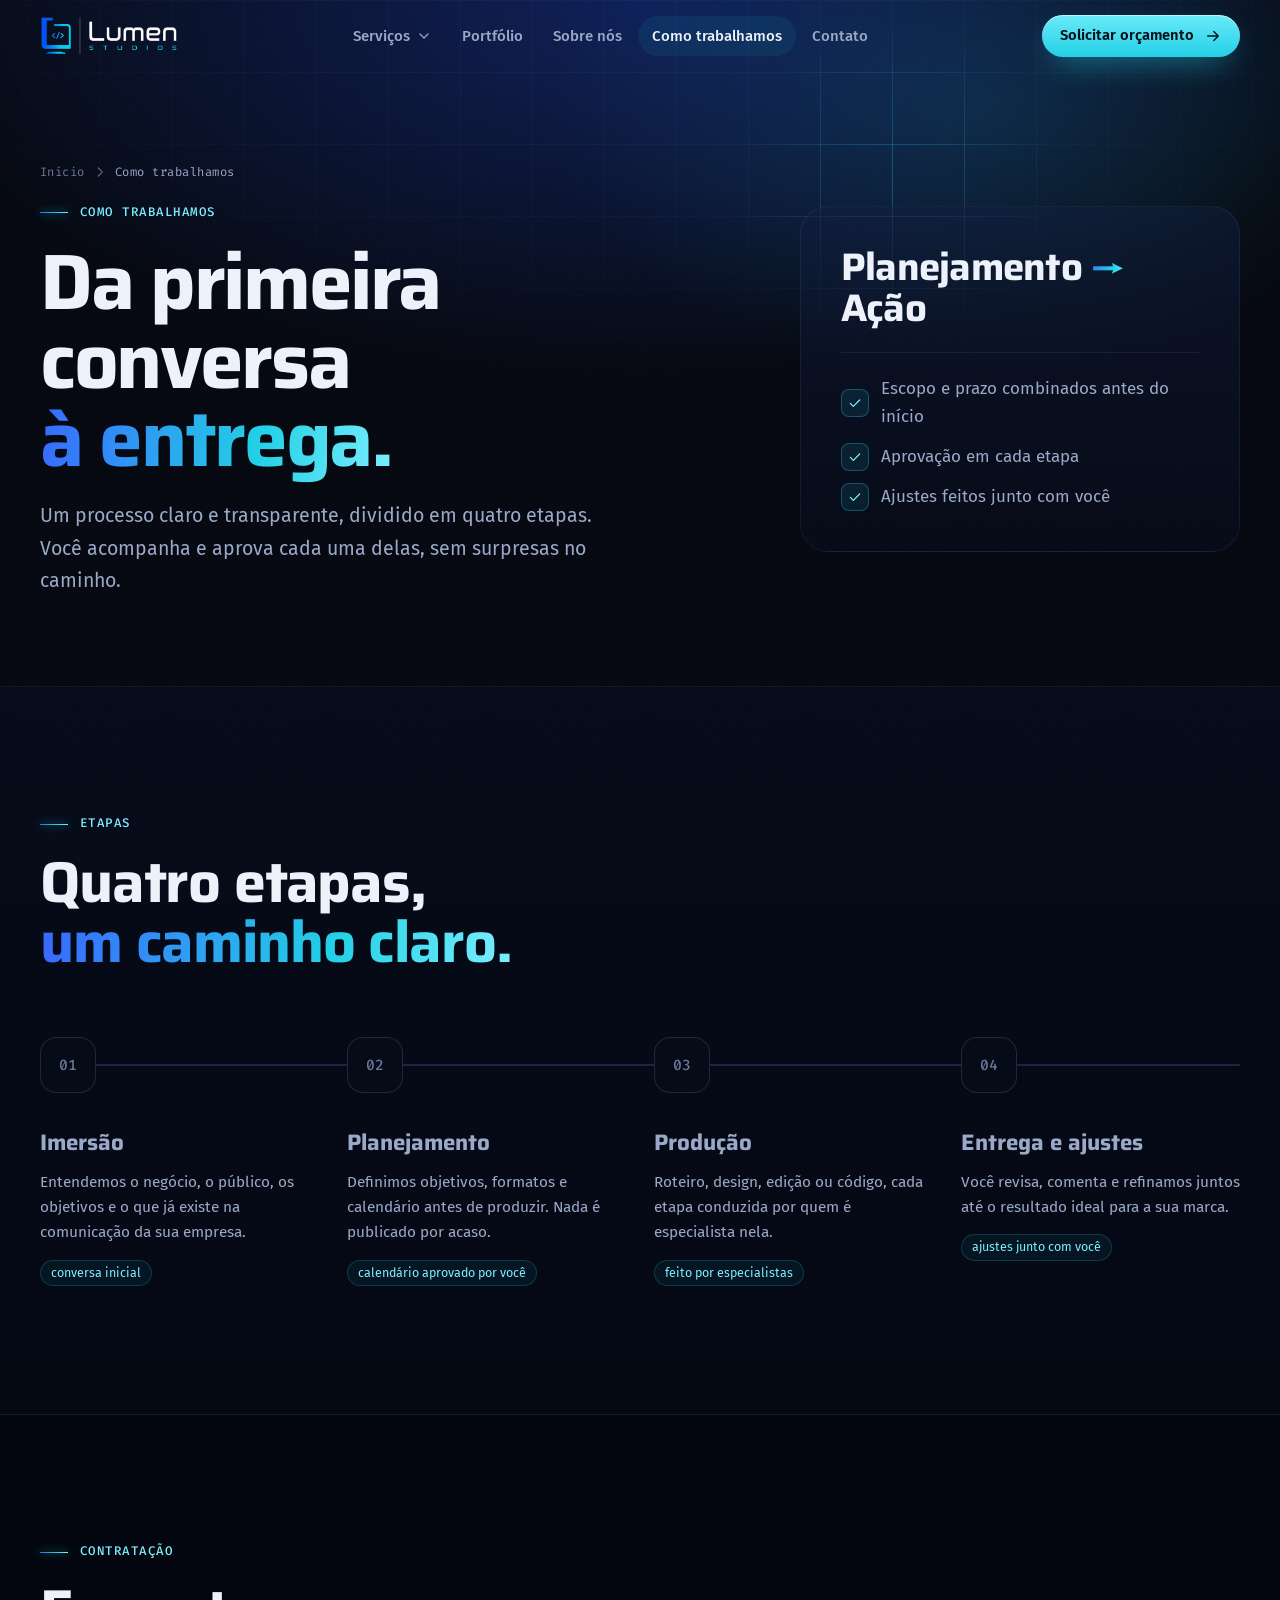
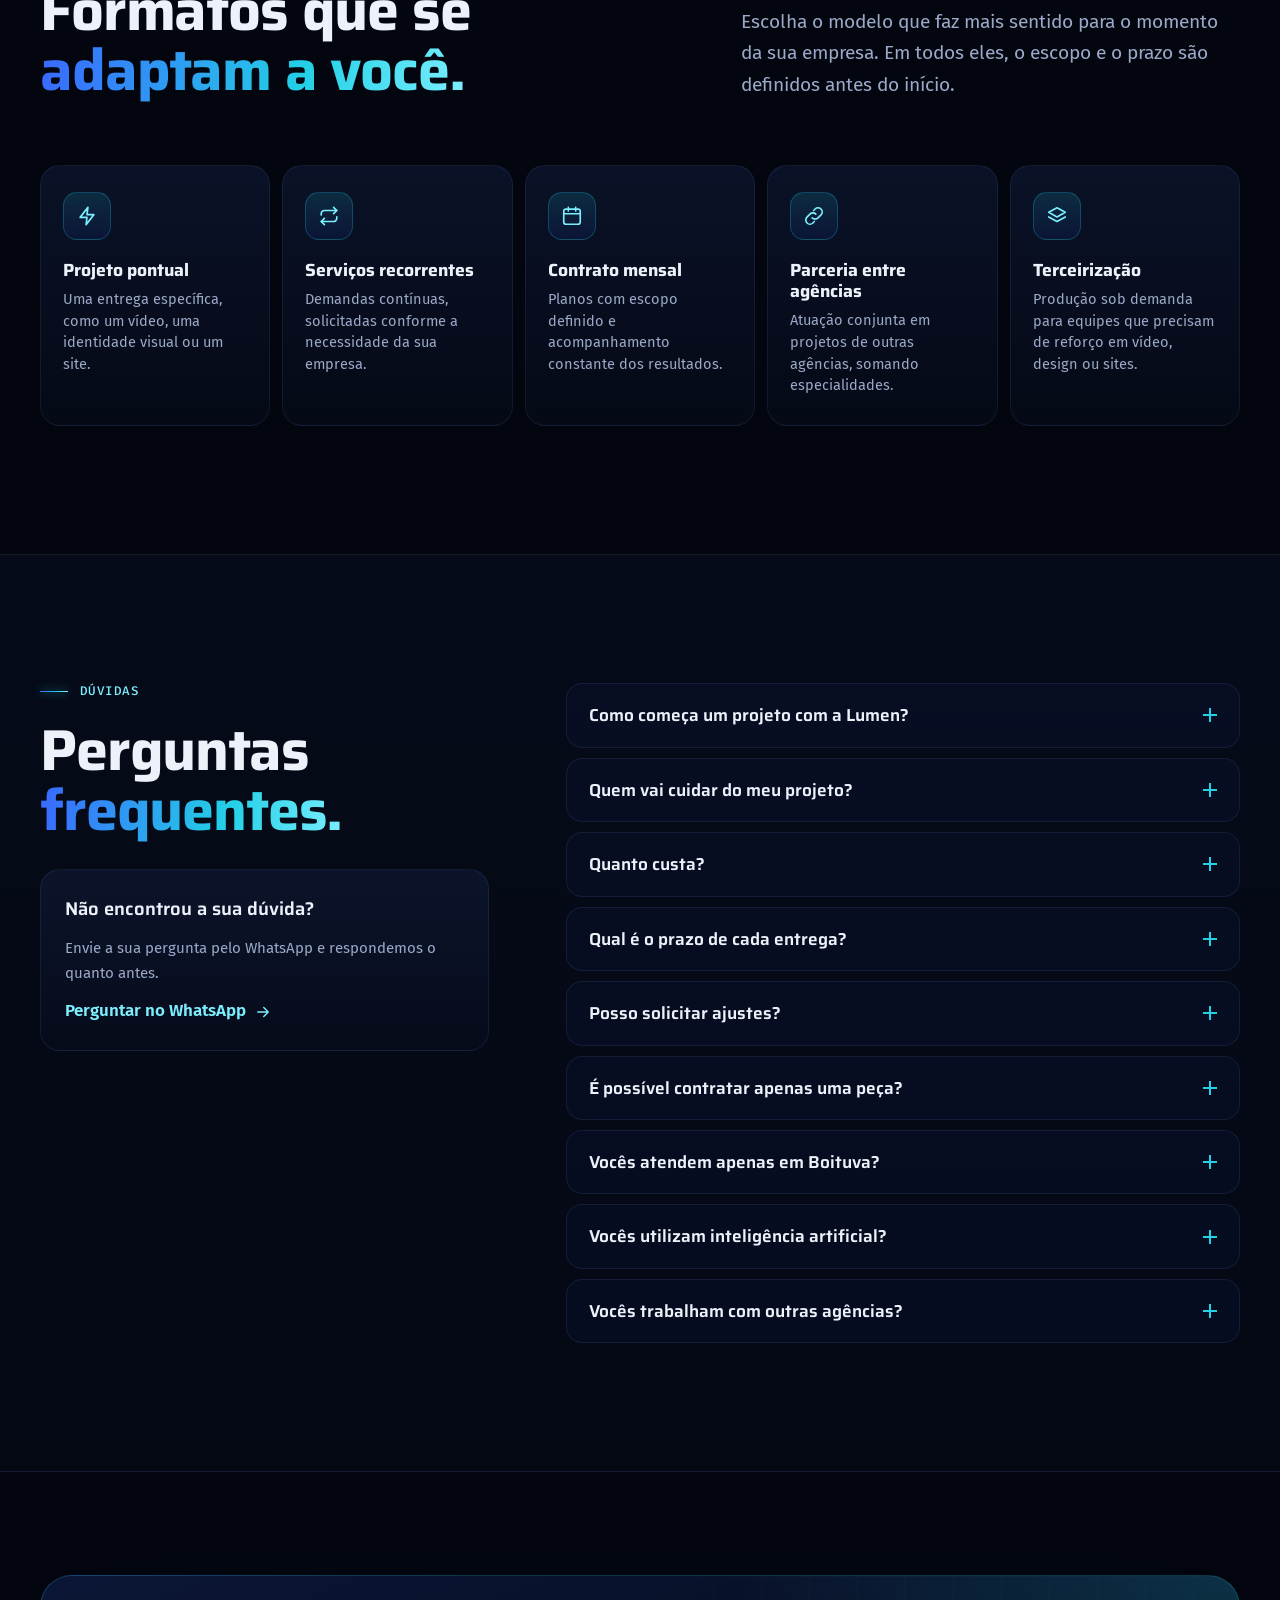
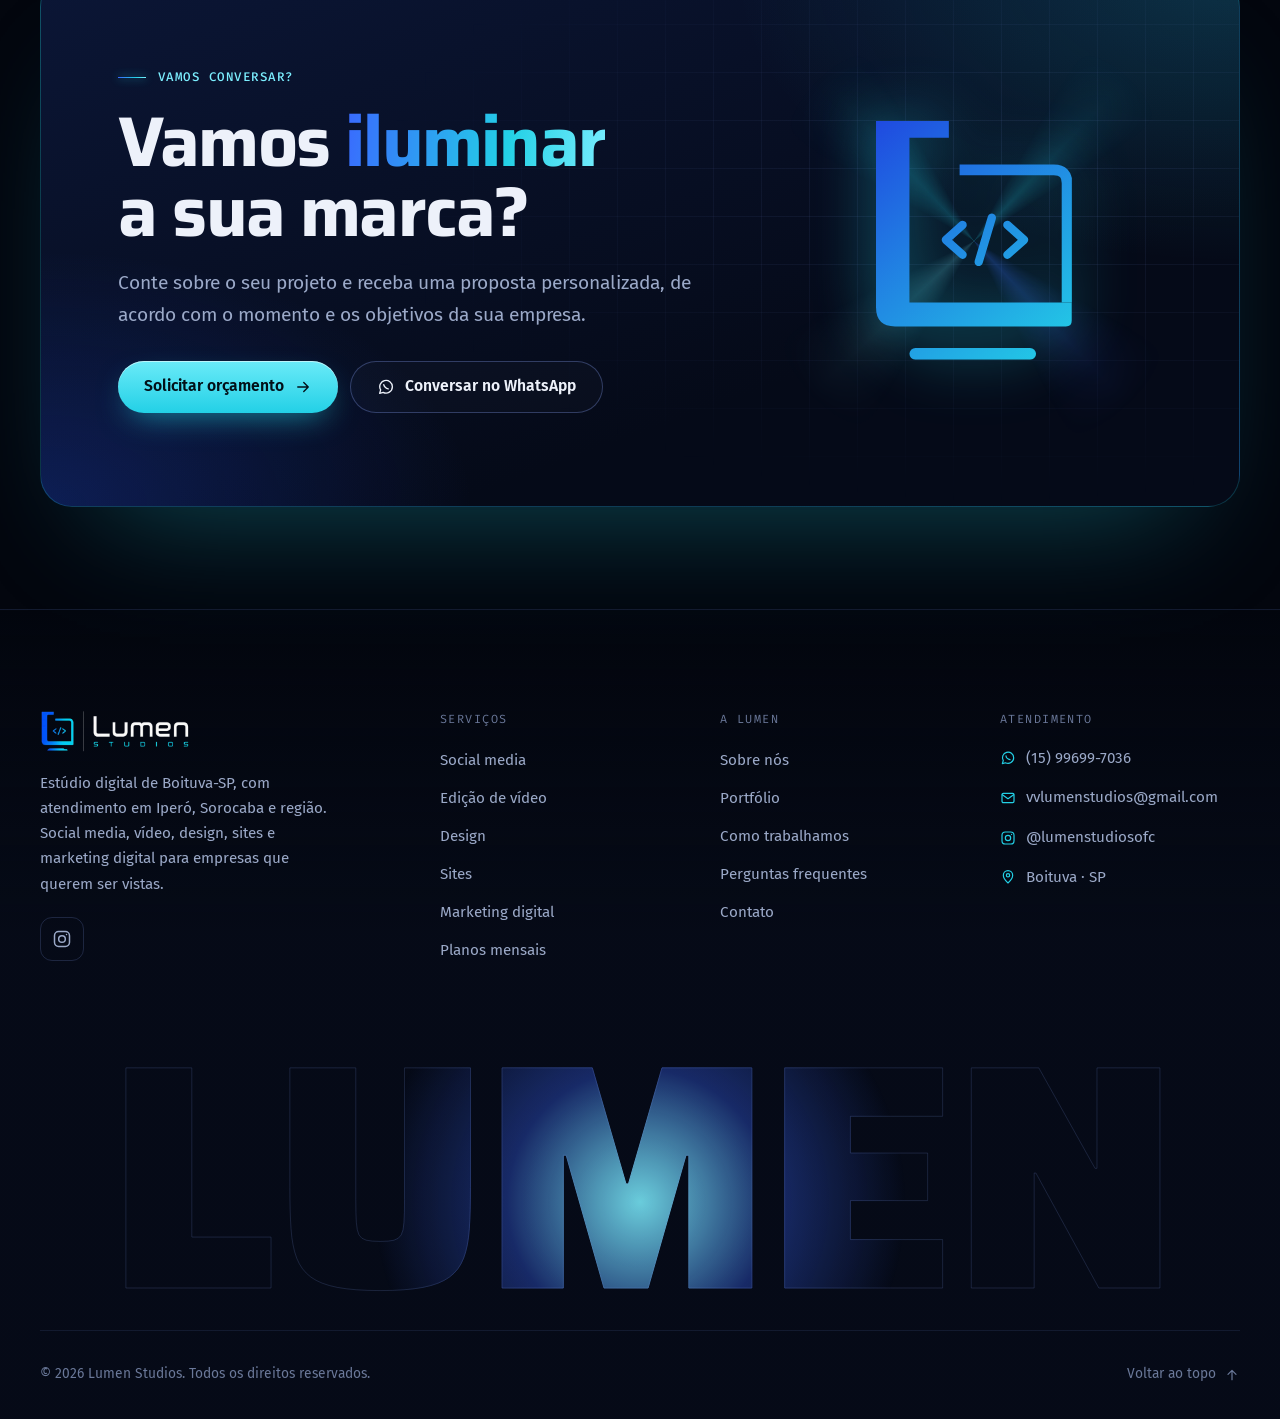
<file: como-trabalhamos.html>
<!doctype html>
<html lang="pt-BR">
<head>
  <meta charset="utf-8">
  <meta name="viewport" content="width=device-width, initial-scale=1, viewport-fit=cover">
  <title>Como trabalhamos | Lumen Studios</title>
  <meta name="description" content="Da primeira conversa à entrega: conheça o processo da Lumen Studios, os formatos de contratação e as respostas para as dúvidas mais frequentes.">
  <link rel="canonical" href="https://lumen-studios.vitorfernandesb.workers.dev/como-trabalhamos.html">
  <meta name="robots" content="index, follow, max-image-preview:large">
  <meta name="theme-color" content="#03060e">
  <meta name="geo.region" content="BR-SP">
  <meta name="geo.placename" content="Boituva">

  <meta property="og:type" content="website">
  <meta property="og:locale" content="pt_BR">
  <meta property="og:site_name" content="Lumen Studios">
  <meta property="og:url" content="https://lumen-studios.vitorfernandesb.workers.dev/como-trabalhamos.html">
  <meta property="og:title" content="Como trabalhamos | Lumen Studios">
  <meta property="og:description" content="Da primeira conversa à entrega: conheça o processo da Lumen Studios, os formatos de contratação e as respostas para as dúvidas mais frequentes.">
  <meta property="og:image" content="https://lumen-studios.vitorfernandesb.workers.dev/assets/og-image.png">
  <meta property="og:image:width" content="1200">
  <meta property="og:image:height" content="630">
  <meta property="og:image:alt" content="Lumen Studios: marketing digital e social media em Boituva-SP">
  <meta name="twitter:card" content="summary_large_image">

  <link rel="icon" href="assets/favicon.svg" type="image/svg+xml">
  <link rel="apple-touch-icon" href="assets/apple-touch-icon.png">
  <link rel="manifest" href="site.webmanifest">

  <link rel="preconnect" href="https://fonts.googleapis.com">
  <link rel="preconnect" href="https://fonts.gstatic.com" crossorigin>
  <link rel="stylesheet" href="https://fonts.googleapis.com/css2?family=Fira+Code:wght@400;500&family=Fira+Sans:ital,wght@0,400;0,500;0,600;0,700;1,400&family=Saira:wght@500..900&display=swap">
  <link rel="stylesheet" href="css/style.css">

  <script>document.documentElement.classList.add('js');</script>
  <script src="js/main.js" defer></script>
  <script type="application/ld+json">
  {
    "@context": "https://schema.org",
    "@type": "BreadcrumbList",
    "itemListElement": [
      {
        "@type": "ListItem",
        "position": 1,
        "name": "Início",
        "item": "https://lumen-studios.vitorfernandesb.workers.dev/"
      },
      {
        "@type": "ListItem",
        "position": 2,
        "name": "Como trabalhamos",
        "item": "https://lumen-studios.vitorfernandesb.workers.dev/como-trabalhamos.html"
      }
    ]
  }
  </script>
</head>
<body class="page-como-trabalhamos">
  <!-- Ícones (sprite) -->
  <svg width="0" height="0" style="position:absolute" aria-hidden="true" focusable="false">
    <defs>
      <linearGradient id="markGrad" gradientUnits="userSpaceOnUse" x1="20" y1="18" x2="348" y2="418">
        <stop offset="0" stop-color="#1f4ae0"/>
        <stop offset="1" stop-color="#23d0e6"/>
      </linearGradient>
    </defs>
    <symbol id="i-mark" viewBox="20 18 328 400">
      <path fill="url(#markGrad)" d="M20 18H142V46H76V322H348V352Q348 362 338 362H52Q20 362 20 330Z"/>
      <path fill="none" stroke="url(#markGrad)" stroke-width="18" d="M160 100H318Q340 100 340 122V322"/>
      <g fill="none" stroke="url(#markGrad)" stroke-width="14" stroke-linecap="round" stroke-linejoin="round"><path d="M165 192 137 217l28 25"/><path d="M214 180 192 254"/><path d="m240 192 28 25-28 25"/></g>
      <rect x="76" y="398" width="212" height="20" rx="10" fill="url(#markGrad)"/>
    </symbol>
    <symbol id="i-arrow" viewBox="0 0 24 24"><path d="M5 12h14M13 6l6 6-6 6"/></symbol>
    <symbol id="i-arrow-up" viewBox="0 0 24 24"><path d="M12 19V5M6 11l6-6 6 6"/></symbol>
    <symbol id="i-arrow-up-right" viewBox="0 0 24 24"><path d="M7 17 17 7M8 7h9v9"/></symbol>
    <symbol id="i-arrows-h" viewBox="0 0 24 24"><path d="M9 6 3 12l6 6M15 6l6 6-6 6"/></symbol>
    <symbol id="i-caret" viewBox="0 0 24 24"><path d="m6 9 6 6 6-6"/></symbol>
    <symbol id="i-close" viewBox="0 0 24 24"><path d="M6 6l12 12M18 6 6 18"/></symbol>
    <symbol id="i-chev-left" viewBox="0 0 24 24"><path d="m15 5-7 7 7 7"/></symbol>
    <symbol id="i-chev-right" viewBox="0 0 24 24"><path d="m9 5 7 7-7 7"/></symbol>
    <symbol id="i-expand" viewBox="0 0 24 24"><path d="M14.5 3.5h6v6M9.5 20.5h-6v-6M20.5 3.5l-7 7M3.5 20.5l7-7"/></symbol>
    <symbol id="i-mail" viewBox="0 0 24 24"><rect x="3" y="5" width="18" height="14" rx="2"/><path d="m3.5 7 8.5 6 8.5-6"/></symbol>
    <symbol id="i-chat" viewBox="0 0 24 24"><path d="M20.5 11.6a8.4 8.4 0 0 1-12.3 7.5L3.5 20.5l1.4-4.6a8.4 8.4 0 1 1 15.6-4.3Z"/><path d="M9 8.8c.2 2.4 3 5.2 6 5.6"/></symbol>
    <symbol id="i-instagram" viewBox="0 0 24 24"><rect x="3" y="3" width="18" height="18" rx="5"/><circle cx="12" cy="12" r="4"/><circle cx="17.4" cy="6.6" r=".9" fill="currentColor" stroke="none"/></symbol>
    <symbol id="i-pin" viewBox="0 0 24 24"><path d="M12 21s-7-6.1-7-11.5a7 7 0 0 1 14 0C19 14.9 12 21 12 21Z"/><circle cx="12" cy="9.5" r="2.5"/></symbol>
    <symbol id="i-globe" viewBox="0 0 24 24"><circle cx="12" cy="12" r="9"/><path d="M3 12h18M12 3c2.5 2.5 3.8 5.5 3.8 9s-1.3 6.5-3.8 9M12 3c-2.5 2.5-3.8 5.5-3.8 9s1.3 6.5 3.8 9"/></symbol>
    <symbol id="i-copy" viewBox="0 0 24 24"><rect x="9" y="9" width="12" height="12" rx="2"/><path d="M5 15V5a2 2 0 0 1 2-2h10"/></symbol>
    <symbol id="i-check" viewBox="0 0 24 24"><path d="m5 12.5 4.5 4.5L19 7.5"/></symbol>
    <symbol id="i-checks" viewBox="0 0 24 24"><path d="m2 12.5 4.5 4.5L15 8.5M11.5 15.5 13 17l9-9"/></symbol>
    <symbol id="i-play" viewBox="0 0 24 24"><path d="M8 5.5v13l10.5-6.5z" fill="currentColor" stroke="none"/></symbol>
    <symbol id="i-pause" viewBox="0 0 24 24"><path d="M7 5h3.5v14H7zM13.5 5H17v14h-3.5z" fill="currentColor" stroke="none"/></symbol>
    <symbol id="i-lock" viewBox="0 0 24 24"><rect x="5" y="11" width="14" height="10" rx="2"/><path d="M8 11V8a4 4 0 0 1 8 0v3"/></symbol>
    <symbol id="i-monitor" viewBox="0 0 24 24"><rect x="2.5" y="4" width="19" height="13" rx="2"/><path d="M8 21h8M12 17v4"/></symbol>
    <symbol id="i-tablet" viewBox="0 0 24 24"><rect x="5" y="2.5" width="14" height="19" rx="2"/><path d="M11 18h2"/></symbol>
    <symbol id="i-phone" viewBox="0 0 24 24"><rect x="7" y="2.5" width="10" height="19" rx="2"/><path d="M11 18h2"/></symbol>
    <symbol id="i-search" viewBox="0 0 24 24"><circle cx="11" cy="11" r="7"/><path d="m20 20-3.5-3.5"/></symbol>
    <symbol id="i-spark" viewBox="0 0 24 24"><path d="M9 18h6M10 21h4M12 3a6 6 0 0 0-3.5 10.9c.6.5 1 1.2 1 2.1h5c0-.9.4-1.6 1-2.1A6 6 0 0 0 12 3Z"/></symbol>
    <symbol id="i-target" viewBox="0 0 24 24"><circle cx="12" cy="12" r="9"/><circle cx="12" cy="12" r="5"/><circle cx="12" cy="12" r="1.4" fill="currentColor"/></symbol>
    <symbol id="i-eye" viewBox="0 0 24 24"><path d="M2.5 12S6 5.5 12 5.5 21.5 12 21.5 12 18 18.5 12 18.5 2.5 12 2.5 12Z"/><circle cx="12" cy="12" r="3"/></symbol>
    <symbol id="i-social" viewBox="0 0 24 24"><path d="M20.5 11.6a8.4 8.4 0 0 1-12.3 7.5L3.5 20.5l1.4-4.6a8.4 8.4 0 1 1 15.6-4.3Z"/><path d="M12 15s-3-1.8-3-3.9a1.6 1.6 0 0 1 3-.8 1.6 1.6 0 0 1 3 .8C15 13.2 12 15 12 15Z"/></symbol>
    <symbol id="i-video" viewBox="0 0 24 24"><rect x="2.5" y="6" width="13.5" height="12" rx="2.5"/><path d="m16 10.5 5.5-3.2v9.4L16 13.5"/></symbol>
    <symbol id="i-pen" viewBox="0 0 24 24"><path d="m12 19 7-7 3 3-7 7-3-3Z"/><path d="m18 13-1.5-7.5L2 2l3.5 14.5L13 18l5-5Z"/><path d="m2 2 7.6 7.6"/><circle cx="11" cy="11" r="2"/></symbol>
    <symbol id="i-web" viewBox="0 0 24 24"><rect x="2.5" y="4" width="19" height="16" rx="2.5"/><path d="M2.5 8.5h19"/><path d="m10 12-2.5 2.5L10 17M14 12l2.5 2.5L14 17"/></symbol>
    <symbol id="i-trend" viewBox="0 0 24 24"><path d="m3 17 6-6 4 4 8-8"/><path d="M15 7h6v6"/></symbol>
    <symbol id="i-calendar" viewBox="0 0 24 24"><rect x="3" y="4.5" width="18" height="16.5" rx="2.5"/><path d="M3 9.5h18M8 2.5v4M16 2.5v4"/></symbol>
    <symbol id="i-clock" viewBox="0 0 24 24"><circle cx="12" cy="12" r="9"/><path d="M12 7v5l3.2 2"/></symbol>
    <symbol id="i-user" viewBox="0 0 24 24"><circle cx="12" cy="8" r="4"/><path d="M4.5 20.5a7.5 7.5 0 0 1 15 0"/></symbol>
    <symbol id="i-users" viewBox="0 0 24 24"><circle cx="9" cy="8" r="3.5"/><path d="M2.5 20a6.5 6.5 0 0 1 13 0"/><path d="M16 4.7a3.5 3.5 0 0 1 0 6.6M18 14.3a6.5 6.5 0 0 1 3.5 5.7"/></symbol>
    <symbol id="i-store" viewBox="0 0 24 24"><path d="M3.5 9.5 5 4h14l1.5 5.5"/><path d="M3.5 9.5a2.8 2.8 0 0 0 5.67 0 2.8 2.8 0 0 0 5.66 0 2.8 2.8 0 0 0 5.67 0"/><path d="M5 12.6V20h14v-7.4M10 20v-4.5h4V20"/></symbol>
    <symbol id="i-cart" viewBox="0 0 24 24"><circle cx="9" cy="20" r="1.3"/><circle cx="18" cy="20" r="1.3"/><path d="M2.5 3.5h2.8l2.3 11a1.5 1.5 0 0 0 1.5 1.2h8.6a1.5 1.5 0 0 0 1.5-1.1l1.8-7.1H6"/></symbol>
    <symbol id="i-camera" viewBox="0 0 24 24"><path d="M4 7.5h3l1.6-2.5h6.8L17 7.5h3A1.5 1.5 0 0 1 21.5 9v9.5A1.5 1.5 0 0 1 20 20H4a1.5 1.5 0 0 1-1.5-1.5V9A1.5 1.5 0 0 1 4 7.5Z"/><circle cx="12" cy="13.3" r="3.6"/></symbol>
    <symbol id="i-factory" viewBox="0 0 24 24"><path d="M3 20.5V11l5 3.2V11l5 3.2V11l5 3.2V4h3v16.5Z"/><path d="M2 20.5h20M7 17.5h2M12 17.5h2"/></symbol>
    <symbol id="i-food" viewBox="0 0 24 24"><path d="M6 3v7a2 2 0 0 0 4 0V3M8 10v11"/><path d="M17.5 21V3c-2.3 1.1-3.7 3.5-3.7 6.4V14h3.7"/></symbol>
    <symbol id="i-briefcase" viewBox="0 0 24 24"><rect x="3" y="7" width="18" height="13" rx="2.5"/><path d="M8.5 7V5.5A1.5 1.5 0 0 1 10 4h4a1.5 1.5 0 0 1 1.5 1.5V7M3 12.5h18"/></symbol>
    <symbol id="i-layers" viewBox="0 0 24 24"><path d="m12 3 9 5-9 5-9-5 9-5Z"/><path d="m3 13 9 5 9-5"/></symbol>
    <symbol id="i-repeat" viewBox="0 0 24 24"><path d="m17 2.5 3.5 3.5L17 9.5"/><path d="M3.5 11V9.5A3.5 3.5 0 0 1 7 6h13.5"/><path d="m7 21.5-3.5-3.5L7 14.5"/><path d="M20.5 13v1.5A3.5 3.5 0 0 1 17 18H3.5"/></symbol>
    <symbol id="i-zap" viewBox="0 0 24 24"><path d="M13 2.5 4.5 13.5H12l-1 8 8.5-11H12l1-8Z"/></symbol>
    <symbol id="i-link" viewBox="0 0 24 24"><path d="M10 14a4.5 4.5 0 0 0 6.4 0l3.2-3.2a4.5 4.5 0 0 0-6.4-6.4L11.6 6"/><path d="M14 10a4.5 4.5 0 0 0-6.4 0l-3.2 3.2a4.5 4.5 0 0 0 6.4 6.4l1.6-1.6"/></symbol>
    <symbol id="i-image" viewBox="0 0 24 24"><rect x="3" y="4" width="18" height="16" rx="2.5"/><circle cx="8.5" cy="9.5" r="1.8"/><path d="m21 15.5-5-5L5 20"/></symbol>
    <symbol id="i-chart" viewBox="0 0 24 24"><path d="M3.5 20.5h17M6.5 16.5v-5M11 16.5V7M15.5 16.5v-7M20 16.5V4.5"/></symbol>
    <symbol id="i-cursor" viewBox="0 0 24 24"><path d="M5 3.5 18.5 12l-6 1.6-2.8 5.9Z"/></symbol>
    <symbol id="i-type" viewBox="0 0 24 24"><path d="M4.5 7V4.5h15V7M12 4.5v15M9 19.5h6"/></symbol>
    <symbol id="i-palette" viewBox="0 0 24 24"><path d="M12 3a9 9 0 1 0 0 18c1 0 1.7-.8 1.7-1.7 0-.5-.2-.9-.5-1.2-.3-.3-.5-.7-.5-1.2 0-1 .8-1.7 1.7-1.7H16a5 5 0 0 0 5-5C21 6.4 17 3 12 3Z"/><circle cx="7.5" cy="11" r="1.2"/><circle cx="10.5" cy="7" r="1.2"/><circle cx="15" cy="7.5" r="1.2"/></symbol>
    <symbol id="i-doc" viewBox="0 0 24 24"><path d="M14 2.5H6.5A1.5 1.5 0 0 0 5 4v16a1.5 1.5 0 0 0 1.5 1.5h11A1.5 1.5 0 0 0 19 20V7.5Z"/><path d="M14 2.5v5h5M8.5 13h7M8.5 17h5"/></symbol>
    <symbol id="i-star" viewBox="0 0 24 24"><path d="m12 3.2 2.7 5.5 6 .9-4.3 4.2 1 6-5.4-2.8-5.4 2.8 1-6-4.3-4.2 6-.9Z"/></symbol>
    <symbol id="i-code" viewBox="0 0 24 24"><path d="m8 7-5 5 5 5M16 7l5 5-5 5M13.8 4.5l-3.6 15"/></symbol>
    <symbol id="i-sun" viewBox="0 0 24 24"><circle cx="12" cy="12" r="4"/><path d="M12 2.5v2M12 19.5v2M2.5 12h2M19.5 12h2M5.3 5.3l1.4 1.4M17.3 17.3l1.4 1.4M5.3 18.7l1.4-1.4M17.3 6.7l1.4-1.4"/></symbol>
  </svg>

  <a class="skip" href="#conteudo">Pular para o conteúdo</a>
  <div class="progress" aria-hidden="true"><span></span></div>

  <!-- Fundo: grade que "acende" onde o cursor passa -->
  <div class="bg" aria-hidden="true">
    <div class="bg__grid"></div>
    <div class="bg__lit"></div>
    <div class="bg__glow"></div>
    <div class="bg__noise"></div>
  </div>

  <!-- ============ CABEÇALHO ============ -->
  <header class="header">
    <div class="container header__inner">
      <a href="index.html" class="brand" aria-label="Lumen Studios, página inicial">
        <img src="assets/logo-lumen.png" alt="Lumen Studios" width="154" height="44">
      </a>

      <nav class="nav" id="menu" aria-label="Navegação principal">
        <ul class="nav__list">
          <li class="nav__item nav__item--drop" data-drop>
            <button class="nav__link nav__trigger" type="button" aria-expanded="false" aria-controls="menu-servicos" data-page="servicos">
              Serviços <svg class="i nav__caret" aria-hidden="true"><use href="#i-caret"/></svg>
            </button>
            <div class="drop" id="menu-servicos">
              <ul class="drop__list">
                <li><a class="drop__link" href="servicos.html#social-media"><span class="icon-box"><svg class="i" aria-hidden="true"><use href="#i-social"/></svg></span><span><b>Social media</b><small>Planejamento, conteúdo e gestão das redes</small></span></a></li>
                <li><a class="drop__link" href="servicos.html#video"><span class="icon-box"><svg class="i" aria-hidden="true"><use href="#i-video"/></svg></span><span><b>Edição de vídeo</b><small>Reels, TikTok, Shorts e vídeos de produto</small></span></a></li>
                <li><a class="drop__link" href="servicos.html#design"><span class="icon-box"><svg class="i" aria-hidden="true"><use href="#i-pen"/></svg></span><span><b>Design</b><small>Identidade visual, artes e edição de imagem</small></span></a></li>
                <li><a class="drop__link" href="servicos.html#sites"><span class="icon-box"><svg class="i" aria-hidden="true"><use href="#i-web"/></svg></span><span><b>Sites</b><small>Landing pages e sites institucionais</small></span></a></li>
                <li><a class="drop__link" href="servicos.html#marketing-digital"><span class="icon-box"><svg class="i" aria-hidden="true"><use href="#i-trend"/></svg></span><span><b>Marketing digital</b><small>Tráfego pago, SEO local e consultoria</small></span></a></li>
              </ul>
              <a class="drop__feature" href="servicos.html#planos">
                <span class="drop__kicker">Planos mensais</span>
                <b>Start, Vídeo e Growth</b>
                <span class="drop__text">Presença contínua nas redes, com escopo definido e acompanhamento dos resultados.</span>
                <span class="drop__go">Conhecer os planos <svg class="i" aria-hidden="true"><use href="#i-arrow"/></svg></span>
              </a>
              <a class="drop__all" href="servicos.html#catalogo">Catálogo completo, com 36 serviços <svg class="i" aria-hidden="true"><use href="#i-arrow"/></svg></a>
            </div>
          </li>
          <li class="nav__item"><a class="nav__link" href="portfolio.html" data-page="portfolio">Portfólio</a></li>
          <li class="nav__item"><a class="nav__link" href="sobre.html" data-page="sobre">Sobre nós</a></li>
          <li class="nav__item"><a class="nav__link" href="como-trabalhamos.html" data-page="como-trabalhamos" aria-current="page">Como trabalhamos</a></li>
          <li class="nav__item"><a class="nav__link" href="contato.html" data-page="contato">Contato</a></li>
        </ul>

        <div class="nav__foot">
          <a class="btn btn--primary" href="contato.html#formulario">Solicitar orçamento <svg class="i" aria-hidden="true"><use href="#i-arrow"/></svg></a>
          <p class="nav__contacts">
            <a href="https://wa.me/5515996997036" target="_blank" rel="noopener"><svg class="i" aria-hidden="true"><use href="#i-chat"/></svg>WhatsApp</a>
            <a href="https://www.instagram.com/lumenstudiosofc/" target="_blank" rel="noopener"><svg class="i" aria-hidden="true"><use href="#i-instagram"/></svg>Instagram</a>
          </p>
        </div>
      </nav>

      <a class="btn btn--primary btn--sm header__cta magnetic" href="contato.html#formulario">Solicitar orçamento <svg class="i" aria-hidden="true"><use href="#i-arrow"/></svg></a>

      <button class="menu-toggle" type="button" aria-expanded="false" aria-controls="menu" aria-label="Abrir menu">
        <span></span><span></span>
      </button>
    </div>
  </header>
  <main id="conteudo">
    <!-- ============ TOPO DA PÁGINA ============ -->
    <section class="page-hero" aria-labelledby="page-title">
      <div class="container page-hero__grid">
        <div class="page-hero__copy">
          <nav class="crumbs reveal" aria-label="Você está em">
            <a href="index.html">Início</a><svg class="i" aria-hidden="true"><use href="#i-chev-right"/></svg><span aria-current="page">Como trabalhamos</span>
          </nav>
          <p class="eyebrow">Como trabalhamos</p>
          <h1 class="page-hero__title reveal" id="page-title" style="--d:.06s">Da primeira conversa<br><span class="hl">à entrega.</span></h1>
          <p class="page-hero__lead reveal" style="--d:.12s">Um processo claro e transparente, dividido em quatro etapas. Você acompanha e aprova cada uma delas, sem surpresas no caminho.</p>
        </div>

        <div class="process-hero card reveal" style="--d:.16s">
          <p class="process-hero__flow">Planejamento <span class="hl">→</span><br>Ação</p>
          <ul class="process-hero__list">
            <li><svg class="i" aria-hidden="true"><use href="#i-check"/></svg>Escopo e prazo combinados antes do início</li>
            <li><svg class="i" aria-hidden="true"><use href="#i-check"/></svg>Aprovação em cada etapa</li>
            <li><svg class="i" aria-hidden="true"><use href="#i-check"/></svg>Ajustes feitos junto com você</li>
          </ul>
        </div>
      </div>
    </section>

    <!-- ============ ETAPAS ============ -->
    <section class="section section--band process" id="etapas" aria-labelledby="etapas-title">
      <div class="container">
        <header class="section__head">
          <p class="eyebrow">Etapas</p>
          <h2 class="title reveal" id="etapas-title">Quatro etapas,<br><span class="hl">um caminho claro.</span></h2>
        </header>

        <div class="steps-wrap">
          <span class="steps__rail" aria-hidden="true"><span class="steps__fill"></span></span>
          <ol class="steps">
            <li class="step">
              <span class="step__node" aria-hidden="true">01</span>
              <h3>Imersão</h3>
              <p>Entendemos o negócio, o público, os objetivos e o que já existe na comunicação da sua empresa.</p>
              <span class="tags"><span>conversa inicial</span></span>
            </li>
            <li class="step">
              <span class="step__node" aria-hidden="true">02</span>
              <h3>Planejamento</h3>
              <p>Definimos objetivos, formatos e calendário antes de produzir. Nada é publicado por acaso.</p>
              <span class="tags"><span>calendário aprovado por você</span></span>
            </li>
            <li class="step">
              <span class="step__node" aria-hidden="true">03</span>
              <h3>Produção</h3>
              <p>Roteiro, design, edição ou código, cada etapa conduzida por quem é especialista nela.</p>
              <span class="tags"><span>feito por especialistas</span></span>
            </li>
            <li class="step">
              <span class="step__node" aria-hidden="true">04</span>
              <h3>Entrega e ajustes</h3>
              <p>Você revisa, comenta e refinamos juntos até o resultado ideal para a sua marca.</p>
              <span class="tags"><span>ajustes junto com você</span></span>
            </li>
          </ol>
        </div>
      </div>
    </section>

    <!-- ============ CONTRATAÇÃO ============ -->
    <section class="section" id="contratacao" aria-labelledby="contratacao-title">
      <div class="container">
        <header class="section__head section__head--split">
          <div class="copy">
            <p class="eyebrow">Contratação</p>
            <h2 class="title reveal" id="contratacao-title">Formatos que se<br><span class="hl">adaptam a você.</span></h2>
          </div>
          <p class="lead reveal" style="--d:.08s">Escolha o modelo que faz mais sentido para o momento da sua empresa. Em todos eles, o escopo e o prazo são definidos antes do início.</p>
        </header>

        <ul class="models">
          <li class="model card glow-card reveal"><span class="icon-box"><svg class="i" aria-hidden="true"><use href="#i-zap"/></svg></span><h3>Projeto pontual</h3><p>Uma entrega específica, como um vídeo, uma identidade visual ou um site.</p></li>
          <li class="model card glow-card reveal" style="--d:.05s"><span class="icon-box"><svg class="i" aria-hidden="true"><use href="#i-repeat"/></svg></span><h3>Serviços recorrentes</h3><p>Demandas contínuas, solicitadas conforme a necessidade da sua empresa.</p></li>
          <li class="model card glow-card reveal" style="--d:.1s"><span class="icon-box"><svg class="i" aria-hidden="true"><use href="#i-calendar"/></svg></span><h3>Contrato mensal</h3><p>Planos com escopo definido e acompanhamento constante dos resultados.</p></li>
          <li class="model card glow-card reveal" style="--d:.15s"><span class="icon-box"><svg class="i" aria-hidden="true"><use href="#i-link"/></svg></span><h3>Parceria entre agências</h3><p>Atuação conjunta em projetos de outras agências, somando especialidades.</p></li>
          <li class="model card glow-card reveal" style="--d:.2s"><span class="icon-box"><svg class="i" aria-hidden="true"><use href="#i-layers"/></svg></span><h3>Terceirização</h3><p>Produção sob demanda para equipes que precisam de reforço em vídeo, design ou sites.</p></li>
        </ul>
      </div>
    </section>

    <!-- ============ DÚVIDAS ============ -->
    <section class="section section--band faq" id="duvidas" aria-labelledby="duvidas-title">
      <div class="container faq__grid">
        <div class="faq__aside">
          <p class="eyebrow">Dúvidas</p>
          <h2 class="title reveal" id="duvidas-title">Perguntas<br><span class="hl">frequentes.</span></h2>
          <div class="ask card reveal" style="--d:.08s">
            <b>Não encontrou a sua dúvida?</b>
            <p>Envie a sua pergunta pelo WhatsApp e respondemos o quanto antes.</p>
            <a class="link-arrow" href="https://wa.me/5515996997036?text=Ol%C3%A1%2C%20Lumen%20Studios!%20Tenho%20uma%20d%C3%BAvida." target="_blank" rel="noopener">Perguntar no WhatsApp <svg class="i" aria-hidden="true"><use href="#i-arrow"/></svg></a>
          </div>
        </div>

        <div class="faq__list">
          <details class="faq__item reveal">
            <summary>Como começa um projeto com a Lumen?</summary>
            <p>Com uma conversa sobre o momento e os objetivos da sua empresa. A partir dela, definimos as frentes mais adequadas e enviamos uma proposta personalizada, com escopo e prazo. Você pode começar pelo <a class="text-link" href="contato.html#formulario">formulário de contato</a> ou pelo WhatsApp.</p>
          </details>
          <details class="faq__item reveal">
            <summary>Quem vai cuidar do meu projeto?</summary>
            <p>A própria equipe da Lumen: Vitor Fernandes, responsável por social media e design, e Vitor Viana, responsável por programação e vídeo. Você conversa diretamente com quem cria, sem intermediários.</p>
          </details>
          <details class="faq__item reveal">
            <summary>Quanto custa?</summary>
            <p>O valor depende do escopo. Primeiro entendemos o momento da sua empresa e, em seguida, enviamos uma proposta personalizada, sem compromisso.</p>
          </details>
          <details class="faq__item reveal">
            <summary>Qual é o prazo de cada entrega?</summary>
            <p>Depende do tamanho do projeto. O prazo é combinado antes do início, junto com o escopo do que será entregue.</p>
          </details>
          <details class="faq__item reveal">
            <summary>Posso solicitar ajustes?</summary>
            <p>Sim. Você acompanha cada etapa, e as revisões fazem parte do processo até que o resultado esteja alinhado à sua marca.</p>
          </details>
          <details class="faq__item reveal">
            <summary>É possível contratar apenas uma peça?</summary>
            <p>Sim. Além dos planos mensais, realizamos projetos pontuais, como um vídeo, uma identidade visual ou um site.</p>
          </details>
          <details class="faq__item reveal">
            <summary>Vocês atendem apenas em Boituva?</summary>
            <p>Nossa base é Boituva-SP e atendemos Iperó e região. Como grande parte do trabalho é realizada on-line, também atendemos empresas de todo o Brasil.</p>
          </details>
          <details class="faq__item reveal">
            <summary>Vocês utilizam inteligência artificial?</summary>
            <p>Sim, como apoio em etapas como rascunhos de roteiro, ideias de legenda e organização do calendário. A estratégia e as decisões criativas são sempre da nossa equipe.</p>
          </details>
          <details class="faq__item reveal">
            <summary>Vocês trabalham com outras agências?</summary>
            <p>Sim. Atuamos em parceria com agências e também com terceirização de serviços de social media, vídeo, design e sites.</p>
          </details>
        </div>
      </div>
    </section>
    <!-- ============ CHAMADA FINAL ============ -->
    <section class="cta" aria-labelledby="cta-title">
      <div class="container">
        <div class="cta__panel reveal">
          <div class="cta__copy">
            <p class="eyebrow">Vamos conversar?</p>
            <h2 class="cta__title" id="cta-title">Vamos <span class="hl">iluminar</span><br>a sua marca?</h2>
            <p class="lead">Conte sobre o seu projeto e receba uma proposta personalizada, de acordo com o momento e os objetivos da sua empresa.</p>
            <div class="actions">
              <a class="btn btn--primary magnetic" href="contato.html#formulario">Solicitar orçamento <svg class="i" aria-hidden="true"><use href="#i-arrow"/></svg></a>
              <a class="btn btn--ghost magnetic" href="https://wa.me/5515996997036?text=Ol%C3%A1%2C%20Lumen%20Studios!%20Vim%20pelo%20site%20e%20gostaria%20de%20conversar%20sobre%20um%20projeto." target="_blank" rel="noopener"><svg class="i" aria-hidden="true"><use href="#i-chat"/></svg>Conversar no WhatsApp</a>
            </div>
          </div>
          <div class="cta__art" aria-hidden="true">
            <span class="cta__rays"></span>
            <svg class="cta__mark" viewBox="0 0 328 400"><use href="#i-mark"/></svg>
          </div>
        </div>
      </div>
    </section>
  </main>

  <!-- ============ RODAPÉ ============ -->
  <footer class="footer">
    <div class="container">
      <div class="footer__top">
        <div class="footer__brand">
          <a href="index.html" class="brand" aria-label="Lumen Studios, página inicial">
            <img src="assets/logo-lumen.png" alt="Lumen Studios" width="154" height="44" loading="lazy">
          </a>
          <p class="footer__tag">Estúdio digital de Boituva-SP, com atendimento em Iperó, Sorocaba e região. Social media, vídeo, design, sites e marketing digital para empresas que querem ser vistas.</p>
          <a class="footer__social" href="https://www.instagram.com/lumenstudiosofc/" target="_blank" rel="noopener" aria-label="Instagram da Lumen Studios">
            <svg class="i" aria-hidden="true"><use href="#i-instagram"/></svg>
          </a>
        </div>

        <nav class="footer__col" aria-label="Serviços">
          <p class="footer__title">Serviços</p>
          <ul>
            <li><a href="servicos.html#social-media">Social media</a></li>
            <li><a href="servicos.html#video">Edição de vídeo</a></li>
            <li><a href="servicos.html#design">Design</a></li>
            <li><a href="servicos.html#sites">Sites</a></li>
            <li><a href="servicos.html#marketing-digital">Marketing digital</a></li>
            <li><a href="servicos.html#planos">Planos mensais</a></li>
          </ul>
        </nav>

        <nav class="footer__col" aria-label="A Lumen">
          <p class="footer__title">A Lumen</p>
          <ul>
            <li><a href="sobre.html">Sobre nós</a></li>
            <li><a href="portfolio.html">Portfólio</a></li>
            <li><a href="como-trabalhamos.html">Como trabalhamos</a></li>
            <li><a href="como-trabalhamos.html#duvidas">Perguntas frequentes</a></li>
            <li><a href="contato.html">Contato</a></li>
          </ul>
        </nav>

        <div class="footer__col">
          <p class="footer__title">Atendimento</p>
          <ul class="footer__contact">
            <li><a href="https://wa.me/5515996997036" target="_blank" rel="noopener"><svg class="i" aria-hidden="true"><use href="#i-chat"/></svg>(15) 99699-7036</a></li>
            <li><a href="mailto:vvlumenstudios@gmail.com"><svg class="i" aria-hidden="true"><use href="#i-mail"/></svg>vvlumenstudios@gmail.com</a></li>
            <li><a href="https://www.instagram.com/lumenstudiosofc/" target="_blank" rel="noopener"><svg class="i" aria-hidden="true"><use href="#i-instagram"/></svg>@lumenstudiosofc</a></li>
            <li><span><svg class="i" aria-hidden="true"><use href="#i-pin"/></svg>Boituva · SP</span></li>
          </ul>
        </div>
      </div>

      <p class="footer__giant" aria-hidden="true">LUMEN</p>

      <div class="footer__bottom">
        <span>© <span data-year>2026</span> Lumen Studios. Todos os direitos reservados.</span>
        <a class="to-top" href="#conteudo">Voltar ao topo <svg class="i" aria-hidden="true"><use href="#i-arrow-up"/></svg></a>
      </div>
    </div>
  </footer>

  <a class="fab" href="https://wa.me/5515996997036?text=Ol%C3%A1%2C%20Lumen%20Studios!%20Vim%20pelo%20site%20e%20gostaria%20de%20conversar%20sobre%20um%20projeto." target="_blank" rel="noopener" aria-label="Conversar no WhatsApp">
    <svg class="i" aria-hidden="true"><use href="#i-chat"/></svg>
  </a>

  <div class="toast" id="toast" role="status" aria-live="polite"></div>
</body>
</html>
</file>
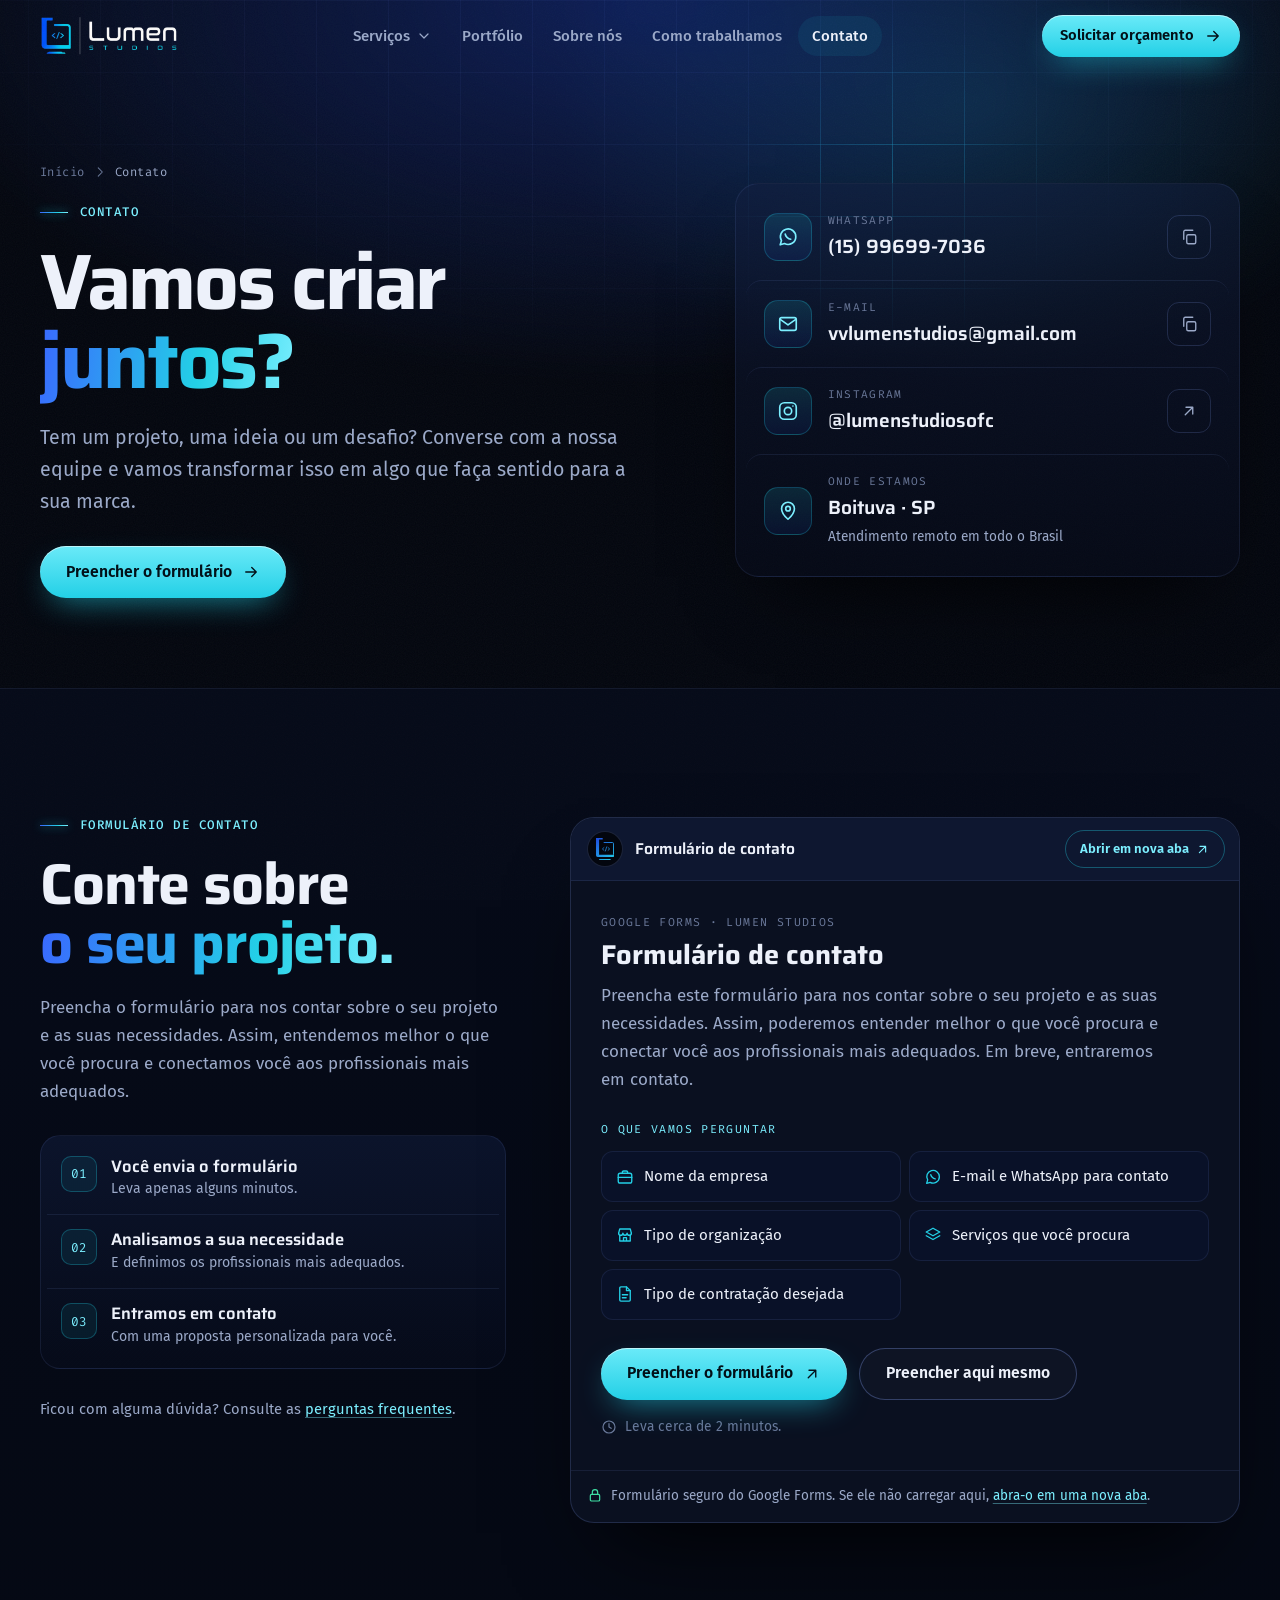
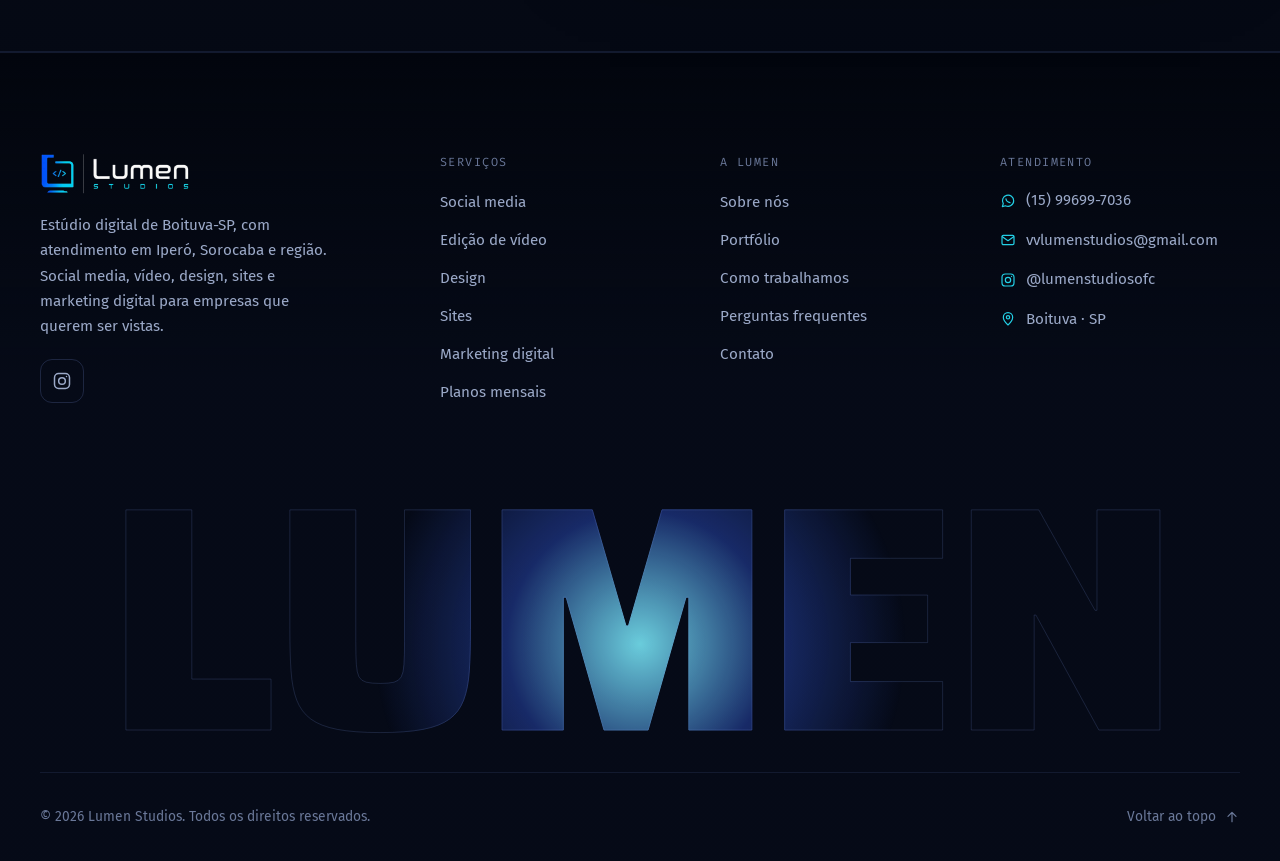
<file: contato.html>
<!doctype html>
<html lang="pt-BR">
<head>
  <meta charset="utf-8">
  <meta name="viewport" content="width=device-width, initial-scale=1, viewport-fit=cover">
  <title>Contato | Lumen Studios</title>
  <meta name="description" content="Fale com a Lumen Studios pelo formulário de contato, WhatsApp, e-mail ou Instagram. Atendemos Boituva, Iperó, região e todo o Brasil.">
  <link rel="canonical" href="https://lumen-studios.vitorfernandesb.workers.dev/contato.html">
  <meta name="robots" content="index, follow, max-image-preview:large">
  <meta name="theme-color" content="#03060e">
  <meta name="geo.region" content="BR-SP">
  <meta name="geo.placename" content="Boituva">

  <meta property="og:type" content="website">
  <meta property="og:locale" content="pt_BR">
  <meta property="og:site_name" content="Lumen Studios">
  <meta property="og:url" content="https://lumen-studios.vitorfernandesb.workers.dev/contato.html">
  <meta property="og:title" content="Contato | Lumen Studios">
  <meta property="og:description" content="Fale com a Lumen Studios pelo formulário de contato, WhatsApp, e-mail ou Instagram. Atendemos Boituva, Iperó, região e todo o Brasil.">
  <meta property="og:image" content="https://lumen-studios.vitorfernandesb.workers.dev/assets/og-image.png">
  <meta property="og:image:width" content="1200">
  <meta property="og:image:height" content="630">
  <meta property="og:image:alt" content="Lumen Studios: marketing digital e social media em Boituva-SP">
  <meta name="twitter:card" content="summary_large_image">

  <link rel="icon" href="assets/favicon.svg" type="image/svg+xml">
  <link rel="apple-touch-icon" href="assets/apple-touch-icon.png">
  <link rel="manifest" href="site.webmanifest">

  <link rel="preconnect" href="https://fonts.googleapis.com">
  <link rel="preconnect" href="https://fonts.gstatic.com" crossorigin>
  <link rel="stylesheet" href="https://fonts.googleapis.com/css2?family=Fira+Code:wght@400;500&family=Fira+Sans:ital,wght@0,400;0,500;0,600;0,700;1,400&family=Saira:wght@500..900&display=swap">
  <link rel="stylesheet" href="css/style.css">

  <script>document.documentElement.classList.add('js');</script>
  <script src="js/main.js" defer></script>
  <script type="application/ld+json">
  {
    "@context": "https://schema.org",
    "@type": "BreadcrumbList",
    "itemListElement": [
      {
        "@type": "ListItem",
        "position": 1,
        "name": "Início",
        "item": "https://lumen-studios.vitorfernandesb.workers.dev/"
      },
      {
        "@type": "ListItem",
        "position": 2,
        "name": "Contato",
        "item": "https://lumen-studios.vitorfernandesb.workers.dev/contato.html"
      }
    ]
  }
  </script>
</head>
<body class="page-contato">
  <!-- Ícones (sprite) -->
  <svg width="0" height="0" style="position:absolute" aria-hidden="true" focusable="false">
    <defs>
      <linearGradient id="markGrad" gradientUnits="userSpaceOnUse" x1="20" y1="18" x2="348" y2="418">
        <stop offset="0" stop-color="#1f4ae0"/>
        <stop offset="1" stop-color="#23d0e6"/>
      </linearGradient>
    </defs>
    <symbol id="i-mark" viewBox="20 18 328 400">
      <path fill="url(#markGrad)" d="M20 18H142V46H76V322H348V352Q348 362 338 362H52Q20 362 20 330Z"/>
      <path fill="none" stroke="url(#markGrad)" stroke-width="18" d="M160 100H318Q340 100 340 122V322"/>
      <g fill="none" stroke="url(#markGrad)" stroke-width="14" stroke-linecap="round" stroke-linejoin="round"><path d="M165 192 137 217l28 25"/><path d="M214 180 192 254"/><path d="m240 192 28 25-28 25"/></g>
      <rect x="76" y="398" width="212" height="20" rx="10" fill="url(#markGrad)"/>
    </symbol>
    <symbol id="i-arrow" viewBox="0 0 24 24"><path d="M5 12h14M13 6l6 6-6 6"/></symbol>
    <symbol id="i-arrow-up" viewBox="0 0 24 24"><path d="M12 19V5M6 11l6-6 6 6"/></symbol>
    <symbol id="i-arrow-up-right" viewBox="0 0 24 24"><path d="M7 17 17 7M8 7h9v9"/></symbol>
    <symbol id="i-arrows-h" viewBox="0 0 24 24"><path d="M9 6 3 12l6 6M15 6l6 6-6 6"/></symbol>
    <symbol id="i-caret" viewBox="0 0 24 24"><path d="m6 9 6 6 6-6"/></symbol>
    <symbol id="i-close" viewBox="0 0 24 24"><path d="M6 6l12 12M18 6 6 18"/></symbol>
    <symbol id="i-chev-left" viewBox="0 0 24 24"><path d="m15 5-7 7 7 7"/></symbol>
    <symbol id="i-chev-right" viewBox="0 0 24 24"><path d="m9 5 7 7-7 7"/></symbol>
    <symbol id="i-expand" viewBox="0 0 24 24"><path d="M14.5 3.5h6v6M9.5 20.5h-6v-6M20.5 3.5l-7 7M3.5 20.5l7-7"/></symbol>
    <symbol id="i-mail" viewBox="0 0 24 24"><rect x="3" y="5" width="18" height="14" rx="2"/><path d="m3.5 7 8.5 6 8.5-6"/></symbol>
    <symbol id="i-chat" viewBox="0 0 24 24"><path d="M20.5 11.6a8.4 8.4 0 0 1-12.3 7.5L3.5 20.5l1.4-4.6a8.4 8.4 0 1 1 15.6-4.3Z"/><path d="M9 8.8c.2 2.4 3 5.2 6 5.6"/></symbol>
    <symbol id="i-instagram" viewBox="0 0 24 24"><rect x="3" y="3" width="18" height="18" rx="5"/><circle cx="12" cy="12" r="4"/><circle cx="17.4" cy="6.6" r=".9" fill="currentColor" stroke="none"/></symbol>
    <symbol id="i-pin" viewBox="0 0 24 24"><path d="M12 21s-7-6.1-7-11.5a7 7 0 0 1 14 0C19 14.9 12 21 12 21Z"/><circle cx="12" cy="9.5" r="2.5"/></symbol>
    <symbol id="i-globe" viewBox="0 0 24 24"><circle cx="12" cy="12" r="9"/><path d="M3 12h18M12 3c2.5 2.5 3.8 5.5 3.8 9s-1.3 6.5-3.8 9M12 3c-2.5 2.5-3.8 5.5-3.8 9s1.3 6.5 3.8 9"/></symbol>
    <symbol id="i-copy" viewBox="0 0 24 24"><rect x="9" y="9" width="12" height="12" rx="2"/><path d="M5 15V5a2 2 0 0 1 2-2h10"/></symbol>
    <symbol id="i-check" viewBox="0 0 24 24"><path d="m5 12.5 4.5 4.5L19 7.5"/></symbol>
    <symbol id="i-checks" viewBox="0 0 24 24"><path d="m2 12.5 4.5 4.5L15 8.5M11.5 15.5 13 17l9-9"/></symbol>
    <symbol id="i-play" viewBox="0 0 24 24"><path d="M8 5.5v13l10.5-6.5z" fill="currentColor" stroke="none"/></symbol>
    <symbol id="i-pause" viewBox="0 0 24 24"><path d="M7 5h3.5v14H7zM13.5 5H17v14h-3.5z" fill="currentColor" stroke="none"/></symbol>
    <symbol id="i-lock" viewBox="0 0 24 24"><rect x="5" y="11" width="14" height="10" rx="2"/><path d="M8 11V8a4 4 0 0 1 8 0v3"/></symbol>
    <symbol id="i-monitor" viewBox="0 0 24 24"><rect x="2.5" y="4" width="19" height="13" rx="2"/><path d="M8 21h8M12 17v4"/></symbol>
    <symbol id="i-tablet" viewBox="0 0 24 24"><rect x="5" y="2.5" width="14" height="19" rx="2"/><path d="M11 18h2"/></symbol>
    <symbol id="i-phone" viewBox="0 0 24 24"><rect x="7" y="2.5" width="10" height="19" rx="2"/><path d="M11 18h2"/></symbol>
    <symbol id="i-search" viewBox="0 0 24 24"><circle cx="11" cy="11" r="7"/><path d="m20 20-3.5-3.5"/></symbol>
    <symbol id="i-spark" viewBox="0 0 24 24"><path d="M9 18h6M10 21h4M12 3a6 6 0 0 0-3.5 10.9c.6.5 1 1.2 1 2.1h5c0-.9.4-1.6 1-2.1A6 6 0 0 0 12 3Z"/></symbol>
    <symbol id="i-target" viewBox="0 0 24 24"><circle cx="12" cy="12" r="9"/><circle cx="12" cy="12" r="5"/><circle cx="12" cy="12" r="1.4" fill="currentColor"/></symbol>
    <symbol id="i-eye" viewBox="0 0 24 24"><path d="M2.5 12S6 5.5 12 5.5 21.5 12 21.5 12 18 18.5 12 18.5 2.5 12 2.5 12Z"/><circle cx="12" cy="12" r="3"/></symbol>
    <symbol id="i-social" viewBox="0 0 24 24"><path d="M20.5 11.6a8.4 8.4 0 0 1-12.3 7.5L3.5 20.5l1.4-4.6a8.4 8.4 0 1 1 15.6-4.3Z"/><path d="M12 15s-3-1.8-3-3.9a1.6 1.6 0 0 1 3-.8 1.6 1.6 0 0 1 3 .8C15 13.2 12 15 12 15Z"/></symbol>
    <symbol id="i-video" viewBox="0 0 24 24"><rect x="2.5" y="6" width="13.5" height="12" rx="2.5"/><path d="m16 10.5 5.5-3.2v9.4L16 13.5"/></symbol>
    <symbol id="i-pen" viewBox="0 0 24 24"><path d="m12 19 7-7 3 3-7 7-3-3Z"/><path d="m18 13-1.5-7.5L2 2l3.5 14.5L13 18l5-5Z"/><path d="m2 2 7.6 7.6"/><circle cx="11" cy="11" r="2"/></symbol>
    <symbol id="i-web" viewBox="0 0 24 24"><rect x="2.5" y="4" width="19" height="16" rx="2.5"/><path d="M2.5 8.5h19"/><path d="m10 12-2.5 2.5L10 17M14 12l2.5 2.5L14 17"/></symbol>
    <symbol id="i-trend" viewBox="0 0 24 24"><path d="m3 17 6-6 4 4 8-8"/><path d="M15 7h6v6"/></symbol>
    <symbol id="i-calendar" viewBox="0 0 24 24"><rect x="3" y="4.5" width="18" height="16.5" rx="2.5"/><path d="M3 9.5h18M8 2.5v4M16 2.5v4"/></symbol>
    <symbol id="i-clock" viewBox="0 0 24 24"><circle cx="12" cy="12" r="9"/><path d="M12 7v5l3.2 2"/></symbol>
    <symbol id="i-user" viewBox="0 0 24 24"><circle cx="12" cy="8" r="4"/><path d="M4.5 20.5a7.5 7.5 0 0 1 15 0"/></symbol>
    <symbol id="i-users" viewBox="0 0 24 24"><circle cx="9" cy="8" r="3.5"/><path d="M2.5 20a6.5 6.5 0 0 1 13 0"/><path d="M16 4.7a3.5 3.5 0 0 1 0 6.6M18 14.3a6.5 6.5 0 0 1 3.5 5.7"/></symbol>
    <symbol id="i-store" viewBox="0 0 24 24"><path d="M3.5 9.5 5 4h14l1.5 5.5"/><path d="M3.5 9.5a2.8 2.8 0 0 0 5.67 0 2.8 2.8 0 0 0 5.66 0 2.8 2.8 0 0 0 5.67 0"/><path d="M5 12.6V20h14v-7.4M10 20v-4.5h4V20"/></symbol>
    <symbol id="i-cart" viewBox="0 0 24 24"><circle cx="9" cy="20" r="1.3"/><circle cx="18" cy="20" r="1.3"/><path d="M2.5 3.5h2.8l2.3 11a1.5 1.5 0 0 0 1.5 1.2h8.6a1.5 1.5 0 0 0 1.5-1.1l1.8-7.1H6"/></symbol>
    <symbol id="i-camera" viewBox="0 0 24 24"><path d="M4 7.5h3l1.6-2.5h6.8L17 7.5h3A1.5 1.5 0 0 1 21.5 9v9.5A1.5 1.5 0 0 1 20 20H4a1.5 1.5 0 0 1-1.5-1.5V9A1.5 1.5 0 0 1 4 7.5Z"/><circle cx="12" cy="13.3" r="3.6"/></symbol>
    <symbol id="i-factory" viewBox="0 0 24 24"><path d="M3 20.5V11l5 3.2V11l5 3.2V11l5 3.2V4h3v16.5Z"/><path d="M2 20.5h20M7 17.5h2M12 17.5h2"/></symbol>
    <symbol id="i-food" viewBox="0 0 24 24"><path d="M6 3v7a2 2 0 0 0 4 0V3M8 10v11"/><path d="M17.5 21V3c-2.3 1.1-3.7 3.5-3.7 6.4V14h3.7"/></symbol>
    <symbol id="i-briefcase" viewBox="0 0 24 24"><rect x="3" y="7" width="18" height="13" rx="2.5"/><path d="M8.5 7V5.5A1.5 1.5 0 0 1 10 4h4a1.5 1.5 0 0 1 1.5 1.5V7M3 12.5h18"/></symbol>
    <symbol id="i-layers" viewBox="0 0 24 24"><path d="m12 3 9 5-9 5-9-5 9-5Z"/><path d="m3 13 9 5 9-5"/></symbol>
    <symbol id="i-repeat" viewBox="0 0 24 24"><path d="m17 2.5 3.5 3.5L17 9.5"/><path d="M3.5 11V9.5A3.5 3.5 0 0 1 7 6h13.5"/><path d="m7 21.5-3.5-3.5L7 14.5"/><path d="M20.5 13v1.5A3.5 3.5 0 0 1 17 18H3.5"/></symbol>
    <symbol id="i-zap" viewBox="0 0 24 24"><path d="M13 2.5 4.5 13.5H12l-1 8 8.5-11H12l1-8Z"/></symbol>
    <symbol id="i-link" viewBox="0 0 24 24"><path d="M10 14a4.5 4.5 0 0 0 6.4 0l3.2-3.2a4.5 4.5 0 0 0-6.4-6.4L11.6 6"/><path d="M14 10a4.5 4.5 0 0 0-6.4 0l-3.2 3.2a4.5 4.5 0 0 0 6.4 6.4l1.6-1.6"/></symbol>
    <symbol id="i-image" viewBox="0 0 24 24"><rect x="3" y="4" width="18" height="16" rx="2.5"/><circle cx="8.5" cy="9.5" r="1.8"/><path d="m21 15.5-5-5L5 20"/></symbol>
    <symbol id="i-chart" viewBox="0 0 24 24"><path d="M3.5 20.5h17M6.5 16.5v-5M11 16.5V7M15.5 16.5v-7M20 16.5V4.5"/></symbol>
    <symbol id="i-cursor" viewBox="0 0 24 24"><path d="M5 3.5 18.5 12l-6 1.6-2.8 5.9Z"/></symbol>
    <symbol id="i-type" viewBox="0 0 24 24"><path d="M4.5 7V4.5h15V7M12 4.5v15M9 19.5h6"/></symbol>
    <symbol id="i-palette" viewBox="0 0 24 24"><path d="M12 3a9 9 0 1 0 0 18c1 0 1.7-.8 1.7-1.7 0-.5-.2-.9-.5-1.2-.3-.3-.5-.7-.5-1.2 0-1 .8-1.7 1.7-1.7H16a5 5 0 0 0 5-5C21 6.4 17 3 12 3Z"/><circle cx="7.5" cy="11" r="1.2"/><circle cx="10.5" cy="7" r="1.2"/><circle cx="15" cy="7.5" r="1.2"/></symbol>
    <symbol id="i-doc" viewBox="0 0 24 24"><path d="M14 2.5H6.5A1.5 1.5 0 0 0 5 4v16a1.5 1.5 0 0 0 1.5 1.5h11A1.5 1.5 0 0 0 19 20V7.5Z"/><path d="M14 2.5v5h5M8.5 13h7M8.5 17h5"/></symbol>
    <symbol id="i-star" viewBox="0 0 24 24"><path d="m12 3.2 2.7 5.5 6 .9-4.3 4.2 1 6-5.4-2.8-5.4 2.8 1-6-4.3-4.2 6-.9Z"/></symbol>
    <symbol id="i-code" viewBox="0 0 24 24"><path d="m8 7-5 5 5 5M16 7l5 5-5 5M13.8 4.5l-3.6 15"/></symbol>
    <symbol id="i-sun" viewBox="0 0 24 24"><circle cx="12" cy="12" r="4"/><path d="M12 2.5v2M12 19.5v2M2.5 12h2M19.5 12h2M5.3 5.3l1.4 1.4M17.3 17.3l1.4 1.4M5.3 18.7l1.4-1.4M17.3 6.7l1.4-1.4"/></symbol>
  </svg>

  <a class="skip" href="#conteudo">Pular para o conteúdo</a>
  <div class="progress" aria-hidden="true"><span></span></div>

  <!-- Fundo: grade que "acende" onde o cursor passa -->
  <div class="bg" aria-hidden="true">
    <div class="bg__grid"></div>
    <div class="bg__lit"></div>
    <div class="bg__glow"></div>
    <div class="bg__noise"></div>
  </div>

  <!-- ============ CABEÇALHO ============ -->
  <header class="header">
    <div class="container header__inner">
      <a href="index.html" class="brand" aria-label="Lumen Studios, página inicial">
        <img src="assets/logo-lumen.png" alt="Lumen Studios" width="154" height="44">
      </a>

      <nav class="nav" id="menu" aria-label="Navegação principal">
        <ul class="nav__list">
          <li class="nav__item nav__item--drop" data-drop>
            <button class="nav__link nav__trigger" type="button" aria-expanded="false" aria-controls="menu-servicos" data-page="servicos">
              Serviços <svg class="i nav__caret" aria-hidden="true"><use href="#i-caret"/></svg>
            </button>
            <div class="drop" id="menu-servicos">
              <ul class="drop__list">
                <li><a class="drop__link" href="servicos.html#social-media"><span class="icon-box"><svg class="i" aria-hidden="true"><use href="#i-social"/></svg></span><span><b>Social media</b><small>Planejamento, conteúdo e gestão das redes</small></span></a></li>
                <li><a class="drop__link" href="servicos.html#video"><span class="icon-box"><svg class="i" aria-hidden="true"><use href="#i-video"/></svg></span><span><b>Edição de vídeo</b><small>Reels, TikTok, Shorts e vídeos de produto</small></span></a></li>
                <li><a class="drop__link" href="servicos.html#design"><span class="icon-box"><svg class="i" aria-hidden="true"><use href="#i-pen"/></svg></span><span><b>Design</b><small>Identidade visual, artes e edição de imagem</small></span></a></li>
                <li><a class="drop__link" href="servicos.html#sites"><span class="icon-box"><svg class="i" aria-hidden="true"><use href="#i-web"/></svg></span><span><b>Sites</b><small>Landing pages e sites institucionais</small></span></a></li>
                <li><a class="drop__link" href="servicos.html#marketing-digital"><span class="icon-box"><svg class="i" aria-hidden="true"><use href="#i-trend"/></svg></span><span><b>Marketing digital</b><small>Tráfego pago, SEO local e consultoria</small></span></a></li>
              </ul>
              <a class="drop__feature" href="servicos.html#planos">
                <span class="drop__kicker">Planos mensais</span>
                <b>Start, Vídeo e Growth</b>
                <span class="drop__text">Presença contínua nas redes, com escopo definido e acompanhamento dos resultados.</span>
                <span class="drop__go">Conhecer os planos <svg class="i" aria-hidden="true"><use href="#i-arrow"/></svg></span>
              </a>
              <a class="drop__all" href="servicos.html#catalogo">Catálogo completo, com 36 serviços <svg class="i" aria-hidden="true"><use href="#i-arrow"/></svg></a>
            </div>
          </li>
          <li class="nav__item"><a class="nav__link" href="portfolio.html" data-page="portfolio">Portfólio</a></li>
          <li class="nav__item"><a class="nav__link" href="sobre.html" data-page="sobre">Sobre nós</a></li>
          <li class="nav__item"><a class="nav__link" href="como-trabalhamos.html" data-page="como-trabalhamos">Como trabalhamos</a></li>
          <li class="nav__item"><a class="nav__link" href="contato.html" data-page="contato" aria-current="page">Contato</a></li>
        </ul>

        <div class="nav__foot">
          <a class="btn btn--primary" href="contato.html#formulario">Solicitar orçamento <svg class="i" aria-hidden="true"><use href="#i-arrow"/></svg></a>
          <p class="nav__contacts">
            <a href="https://wa.me/5515996997036" target="_blank" rel="noopener"><svg class="i" aria-hidden="true"><use href="#i-chat"/></svg>WhatsApp</a>
            <a href="https://www.instagram.com/lumenstudiosofc/" target="_blank" rel="noopener"><svg class="i" aria-hidden="true"><use href="#i-instagram"/></svg>Instagram</a>
          </p>
        </div>
      </nav>

      <a class="btn btn--primary btn--sm header__cta magnetic" href="contato.html#formulario">Solicitar orçamento <svg class="i" aria-hidden="true"><use href="#i-arrow"/></svg></a>

      <button class="menu-toggle" type="button" aria-expanded="false" aria-controls="menu" aria-label="Abrir menu">
        <span></span><span></span>
      </button>
    </div>
  </header>
  <main id="conteudo">
    <!-- ============ TOPO DA PÁGINA ============ -->
    <section class="page-hero" aria-labelledby="page-title">
      <div class="container page-hero__grid">
        <div class="page-hero__copy">
          <nav class="crumbs reveal" aria-label="Você está em">
            <a href="index.html">Início</a><svg class="i" aria-hidden="true"><use href="#i-chev-right"/></svg><span aria-current="page">Contato</span>
          </nav>
          <p class="eyebrow">Contato</p>
          <h1 class="page-hero__title reveal" id="page-title" style="--d:.06s">Vamos criar<br><span class="hl">juntos?</span></h1>
          <p class="page-hero__lead reveal" style="--d:.12s">Tem um projeto, uma ideia ou um desafio? Converse com a nossa equipe e vamos transformar isso em algo que faça sentido para a sua marca.</p>
          <div class="actions reveal" style="--d:.18s">
            <a class="btn btn--primary magnetic" href="#formulario">Preencher o formulário <svg class="i" aria-hidden="true"><use href="#i-arrow"/></svg></a>
          </div>
        </div>

        <ul class="contact-list card reveal" style="--d:.12s">
          <li class="contact-item">
            <span class="icon-box"><svg class="i" aria-hidden="true"><use href="#i-chat"/></svg></span>
            <a class="contact-item__link" href="https://wa.me/5515996997036?text=Ol%C3%A1%2C%20Lumen%20Studios!%20Vim%20pelo%20site%20e%20gostaria%20de%20conversar%20sobre%20um%20projeto." target="_blank" rel="noopener">
              <small>WhatsApp</small>
              <strong>(15) 99699-7036</strong>
            </a>
            <button class="copy-btn" type="button" data-copy="(15) 99699-7036" data-copy-label="Telefone" aria-label="Copiar telefone">
              <svg class="i ic-copy" aria-hidden="true"><use href="#i-copy"/></svg>
              <svg class="i ic-done" aria-hidden="true"><use href="#i-check"/></svg>
            </button>
          </li>
          <li class="contact-item">
            <span class="icon-box"><svg class="i" aria-hidden="true"><use href="#i-mail"/></svg></span>
            <a class="contact-item__link" href="mailto:vvlumenstudios@gmail.com">
              <small>E-mail</small>
              <strong>vvlumenstudios@gmail.com</strong>
            </a>
            <button class="copy-btn" type="button" data-copy="vvlumenstudios@gmail.com" data-copy-label="E-mail" aria-label="Copiar e-mail">
              <svg class="i ic-copy" aria-hidden="true"><use href="#i-copy"/></svg>
              <svg class="i ic-done" aria-hidden="true"><use href="#i-check"/></svg>
            </button>
          </li>
          <li class="contact-item">
            <span class="icon-box"><svg class="i" aria-hidden="true"><use href="#i-instagram"/></svg></span>
            <a class="contact-item__link" href="https://www.instagram.com/lumenstudiosofc/" target="_blank" rel="noopener">
              <small>Instagram</small>
              <strong>@lumenstudiosofc</strong>
            </a>
            <span class="copy-btn copy-btn--static" aria-hidden="true"><svg class="i"><use href="#i-arrow-up-right"/></svg></span>
          </li>
          <li class="contact-item">
            <span class="icon-box"><svg class="i" aria-hidden="true"><use href="#i-pin"/></svg></span>
            <p class="contact-item__link">
              <small>Onde estamos</small>
              <strong>Boituva · SP</strong>
              <span class="contact-item__sub">Atendimento remoto em todo o Brasil</span>
            </p>
          </li>
        </ul>
      </div>
    </section>

    <!-- ============ FORMULÁRIO ============ -->
    <section class="section section--band form-sec" id="formulario" aria-labelledby="form-title">
      <div class="container form-sec__grid">
        <div class="form-sec__copy copy">
          <p class="eyebrow">Formulário de contato</p>
          <h2 class="title reveal" id="form-title">Conte sobre<br><span class="hl">o seu projeto.</span></h2>
          <p class="reveal" style="--d:.06s">Preencha o formulário para nos contar sobre o seu projeto e as suas necessidades. Assim, entendemos melhor o que você procura e conectamos você aos profissionais mais adequados.</p>

          <p class="form-sec__chosen" data-form-chosen hidden>
            <svg class="i" aria-hidden="true"><use href="#i-check"/></svg>
            <span data-form-chosen-text></span>
          </p>

          <ol class="next-steps card reveal" style="--d:.12s">
            <li><span>01</span><div><b>Você envia o formulário</b><small>Leva apenas alguns minutos.</small></div></li>
            <li><span>02</span><div><b>Analisamos a sua necessidade</b><small>E definimos os profissionais mais adequados.</small></div></li>
            <li><span>03</span><div><b>Entramos em contato</b><small>Com uma proposta personalizada para você.</small></div></li>
          </ol>

          <p class="form-sec__faq reveal" style="--d:.16s">Ficou com alguma dúvida? Consulte as <a class="text-link" href="como-trabalhamos.html#duvidas">perguntas frequentes</a>.</p>
        </div>

        <div class="gform reveal" style="--d:.1s" data-gform>
          <div class="gform__bar">
            <span class="gform__brand"><svg aria-hidden="true"><use href="#i-mark"/></svg></span>
            <b>Formulário de contato</b>
            <a class="gform__open" href="https://docs.google.com/forms/d/e/1FAIpQLSfqDbTl9C8j1ZO8-qBzuVMaF_iWy1MmkgR4wSIQWnKQoiw5Iw/viewform" target="_blank" rel="noopener" data-form-link>
              Abrir em nova aba <svg class="i" aria-hidden="true"><use href="#i-arrow-up-right"/></svg>
            </a>
          </div>

          <div class="gform__intro" data-gform-intro>
            <p class="gform__eyebrow">Google Forms · Lumen Studios</p>
            <h3 class="gform__title">Formulário de contato</h3>
            <p class="gform__desc">Preencha este formulário para nos contar sobre o seu projeto e as suas necessidades. Assim, poderemos entender melhor o que você procura e conectar você aos profissionais mais adequados. Em breve, entraremos em contato.</p>
            <p class="gform__label">O que vamos perguntar</p>
            <ul class="gform__fields">
              <li><svg class="i" aria-hidden="true"><use href="#i-briefcase"/></svg>Nome da empresa</li>
              <li><svg class="i" aria-hidden="true"><use href="#i-chat"/></svg>E-mail e WhatsApp para contato</li>
              <li><svg class="i" aria-hidden="true"><use href="#i-store"/></svg>Tipo de organização</li>
              <li><svg class="i" aria-hidden="true"><use href="#i-layers"/></svg>Serviços que você procura</li>
              <li><svg class="i" aria-hidden="true"><use href="#i-doc"/></svg>Tipo de contratação desejada</li>
            </ul>
            <div class="gform__actions">
              <a class="btn btn--primary" href="https://docs.google.com/forms/d/e/1FAIpQLSfqDbTl9C8j1ZO8-qBzuVMaF_iWy1MmkgR4wSIQWnKQoiw5Iw/viewform" target="_blank" rel="noopener" data-form-link>
                Preencher o formulário <svg class="i" aria-hidden="true"><use href="#i-arrow-up-right"/></svg>
              </a>
              <button class="btn btn--ghost gform__inline" type="button" data-form-inline>Preencher aqui mesmo</button>
            </div>
            <p class="gform__time"><svg class="i" aria-hidden="true"><use href="#i-clock"/></svg>Leva cerca de 2 minutos.</p>
          </div>

          <div class="gform__frame" data-gform-frame hidden>
            <div class="gform__loading" aria-hidden="true"><span class="spinner"></span>Carregando o formulário…</div>
            <iframe title="Formulário de contato da Lumen Studios" data-form-frame data-src="https://docs.google.com/forms/d/e/1FAIpQLSfqDbTl9C8j1ZO8-qBzuVMaF_iWy1MmkgR4wSIQWnKQoiw5Iw/viewform?embedded=true"></iframe>
          </div>

          <p class="gform__note">
            <svg class="i" aria-hidden="true"><use href="#i-lock"/></svg>
            <span>Formulário seguro do Google Forms. Se ele não carregar aqui, <a class="text-link" href="https://docs.google.com/forms/d/e/1FAIpQLSfqDbTl9C8j1ZO8-qBzuVMaF_iWy1MmkgR4wSIQWnKQoiw5Iw/viewform" target="_blank" rel="noopener" data-form-link>abra-o em uma nova aba</a>.</span>
          </p>
        </div>
      </div>
    </section>
  </main>

  <!-- ============ RODAPÉ ============ -->
  <footer class="footer">
    <div class="container">
      <div class="footer__top">
        <div class="footer__brand">
          <a href="index.html" class="brand" aria-label="Lumen Studios, página inicial">
            <img src="assets/logo-lumen.png" alt="Lumen Studios" width="154" height="44" loading="lazy">
          </a>
          <p class="footer__tag">Estúdio digital de Boituva-SP, com atendimento em Iperó, Sorocaba e região. Social media, vídeo, design, sites e marketing digital para empresas que querem ser vistas.</p>
          <a class="footer__social" href="https://www.instagram.com/lumenstudiosofc/" target="_blank" rel="noopener" aria-label="Instagram da Lumen Studios">
            <svg class="i" aria-hidden="true"><use href="#i-instagram"/></svg>
          </a>
        </div>

        <nav class="footer__col" aria-label="Serviços">
          <p class="footer__title">Serviços</p>
          <ul>
            <li><a href="servicos.html#social-media">Social media</a></li>
            <li><a href="servicos.html#video">Edição de vídeo</a></li>
            <li><a href="servicos.html#design">Design</a></li>
            <li><a href="servicos.html#sites">Sites</a></li>
            <li><a href="servicos.html#marketing-digital">Marketing digital</a></li>
            <li><a href="servicos.html#planos">Planos mensais</a></li>
          </ul>
        </nav>

        <nav class="footer__col" aria-label="A Lumen">
          <p class="footer__title">A Lumen</p>
          <ul>
            <li><a href="sobre.html">Sobre nós</a></li>
            <li><a href="portfolio.html">Portfólio</a></li>
            <li><a href="como-trabalhamos.html">Como trabalhamos</a></li>
            <li><a href="como-trabalhamos.html#duvidas">Perguntas frequentes</a></li>
            <li><a href="contato.html">Contato</a></li>
          </ul>
        </nav>

        <div class="footer__col">
          <p class="footer__title">Atendimento</p>
          <ul class="footer__contact">
            <li><a href="https://wa.me/5515996997036" target="_blank" rel="noopener"><svg class="i" aria-hidden="true"><use href="#i-chat"/></svg>(15) 99699-7036</a></li>
            <li><a href="mailto:vvlumenstudios@gmail.com"><svg class="i" aria-hidden="true"><use href="#i-mail"/></svg>vvlumenstudios@gmail.com</a></li>
            <li><a href="https://www.instagram.com/lumenstudiosofc/" target="_blank" rel="noopener"><svg class="i" aria-hidden="true"><use href="#i-instagram"/></svg>@lumenstudiosofc</a></li>
            <li><span><svg class="i" aria-hidden="true"><use href="#i-pin"/></svg>Boituva · SP</span></li>
          </ul>
        </div>
      </div>

      <p class="footer__giant" aria-hidden="true">LUMEN</p>

      <div class="footer__bottom">
        <span>© <span data-year>2026</span> Lumen Studios. Todos os direitos reservados.</span>
        <a class="to-top" href="#conteudo">Voltar ao topo <svg class="i" aria-hidden="true"><use href="#i-arrow-up"/></svg></a>
      </div>
    </div>
  </footer>

  <a class="fab" href="https://wa.me/5515996997036?text=Ol%C3%A1%2C%20Lumen%20Studios!%20Vim%20pelo%20site%20e%20gostaria%20de%20conversar%20sobre%20um%20projeto." target="_blank" rel="noopener" aria-label="Conversar no WhatsApp">
    <svg class="i" aria-hidden="true"><use href="#i-chat"/></svg>
  </a>

  <div class="toast" id="toast" role="status" aria-live="polite"></div>
</body>
</html>
</file>
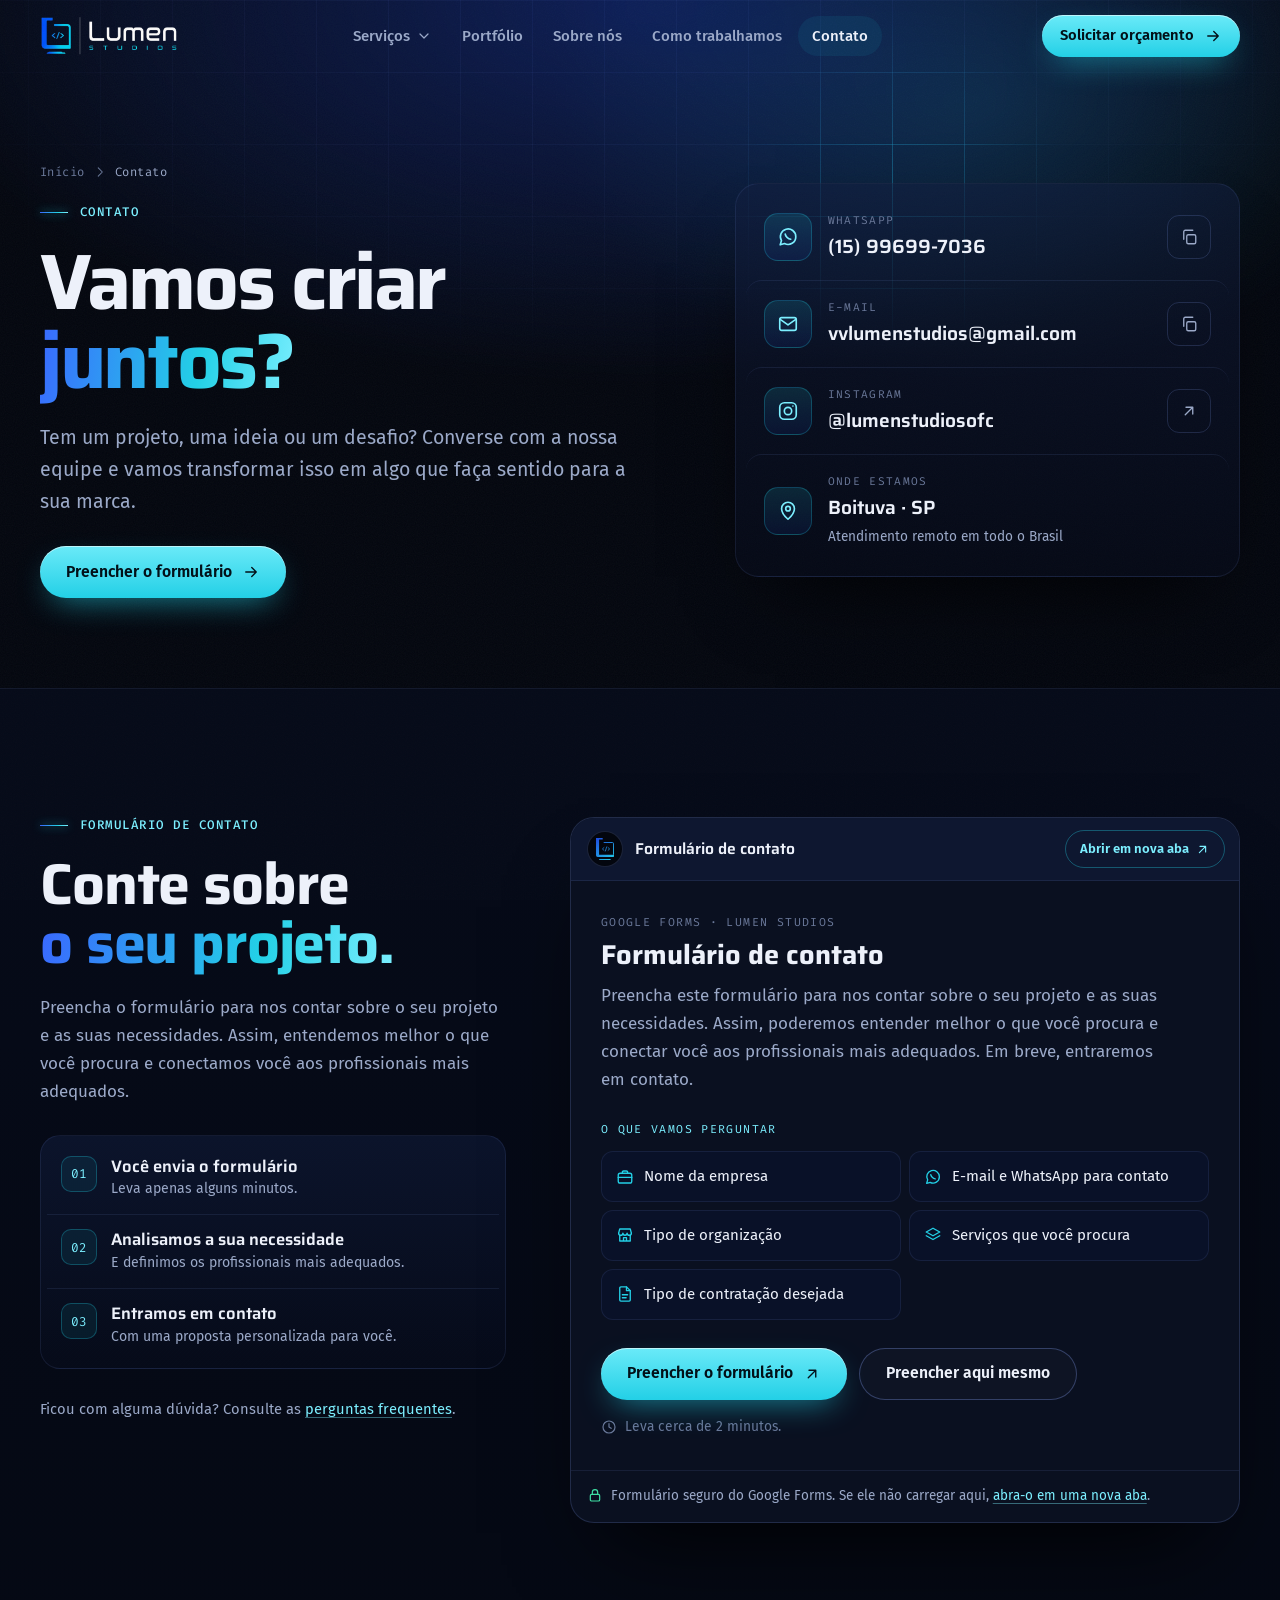
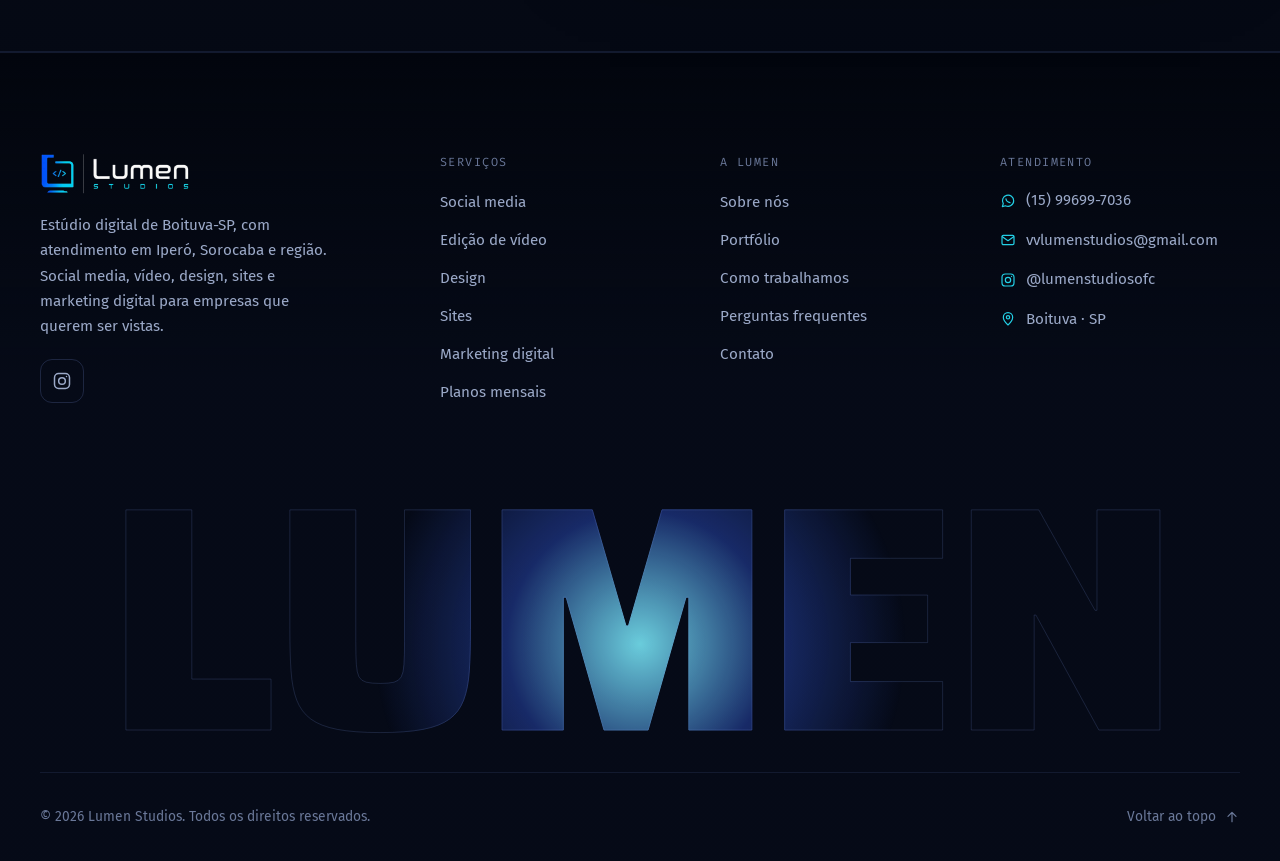
<file: diagnostico.html>
<!doctype html>
<html lang="pt-BR">
<head>
  <meta charset="utf-8">
  <meta name="viewport" content="width=device-width, initial-scale=1">
  <title>Contato | Lumen Studios</title>
  <meta name="robots" content="noindex, follow">
  <link rel="canonical" href="https://lumen-studios.vitorfernandesb.workers.dev/contato.html">
  <meta http-equiv="refresh" content="0; url=contato.html">
  <script>location.replace('contato.html' + location.search);</script>
  <style>body{margin:0;min-height:100vh;display:grid;place-items:center;background:#03060e;color:#edf1fa;font:1rem/1.6 system-ui,sans-serif}a{color:#7cefff}</style>
</head>
<body>
  <p>Esta página mudou. <a href="contato.html">Fale com a Lumen Studios</a>.</p>
</body>
</html>
</file>
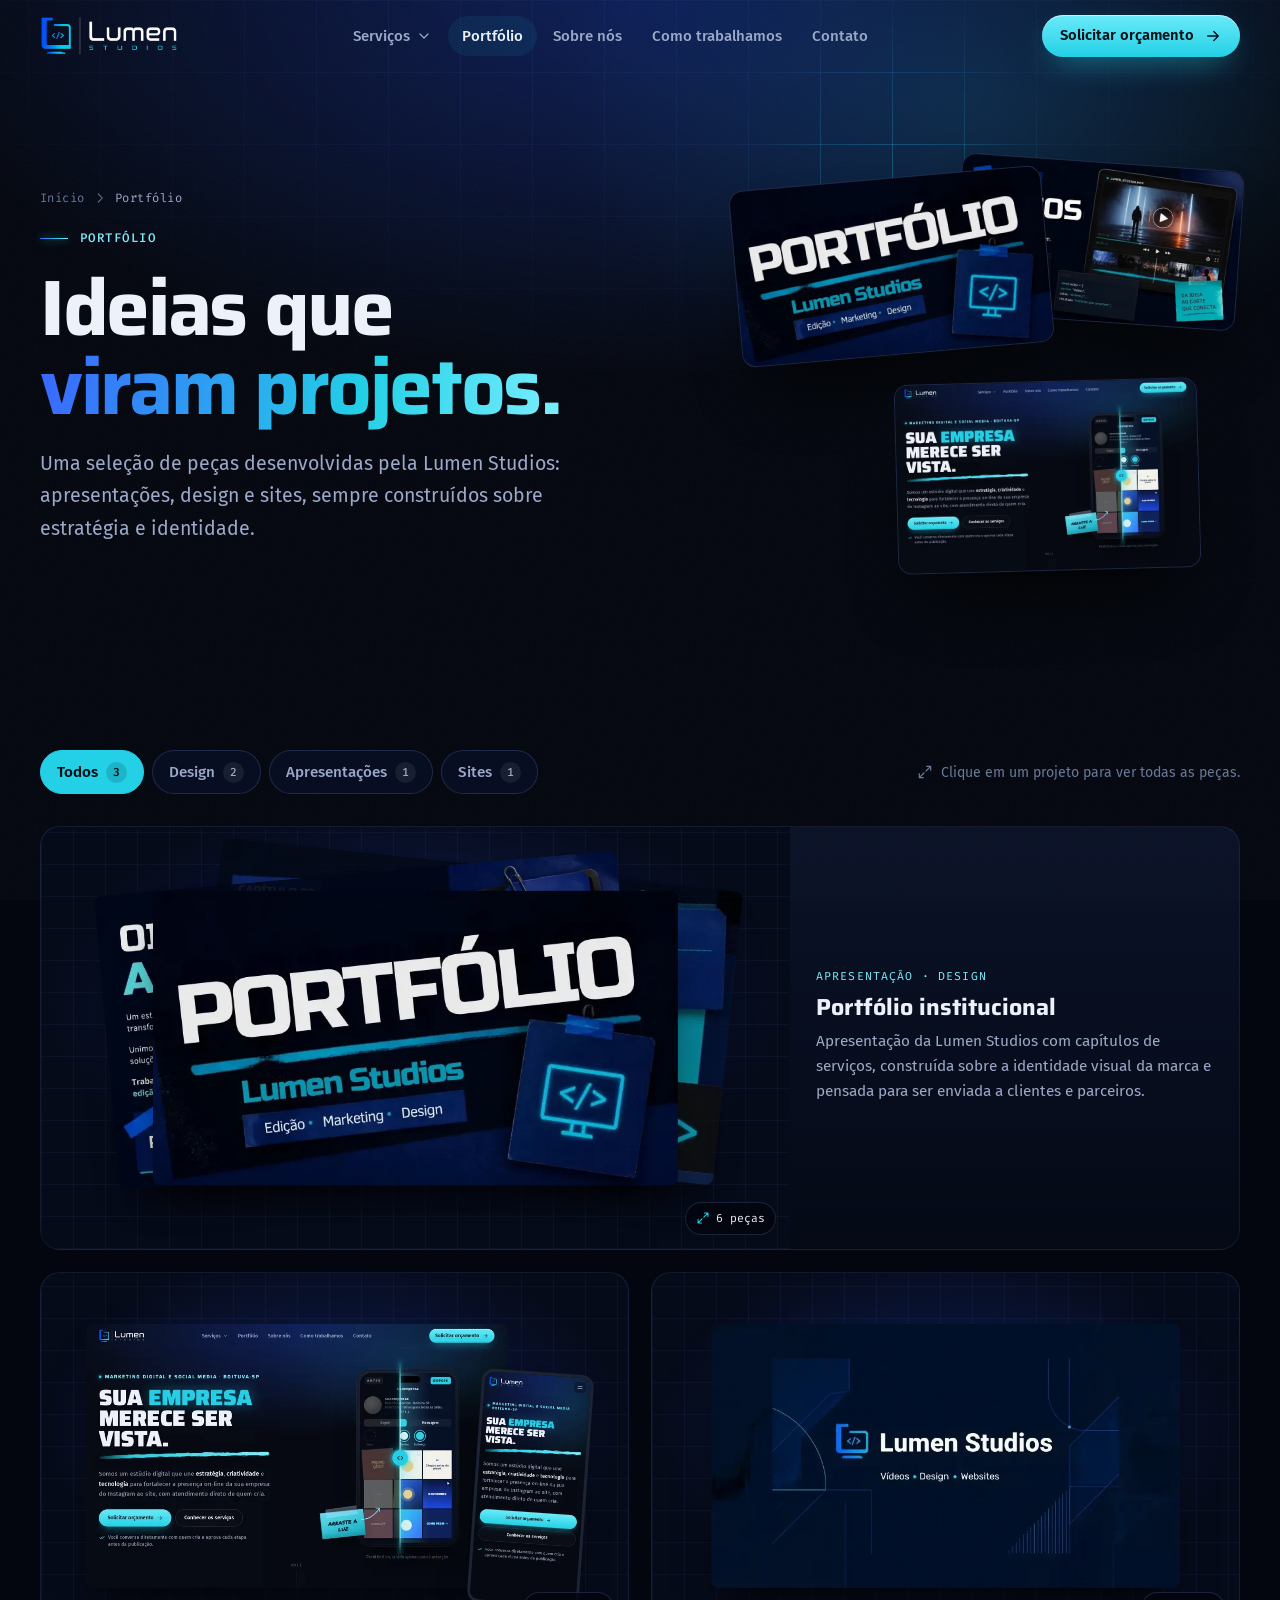
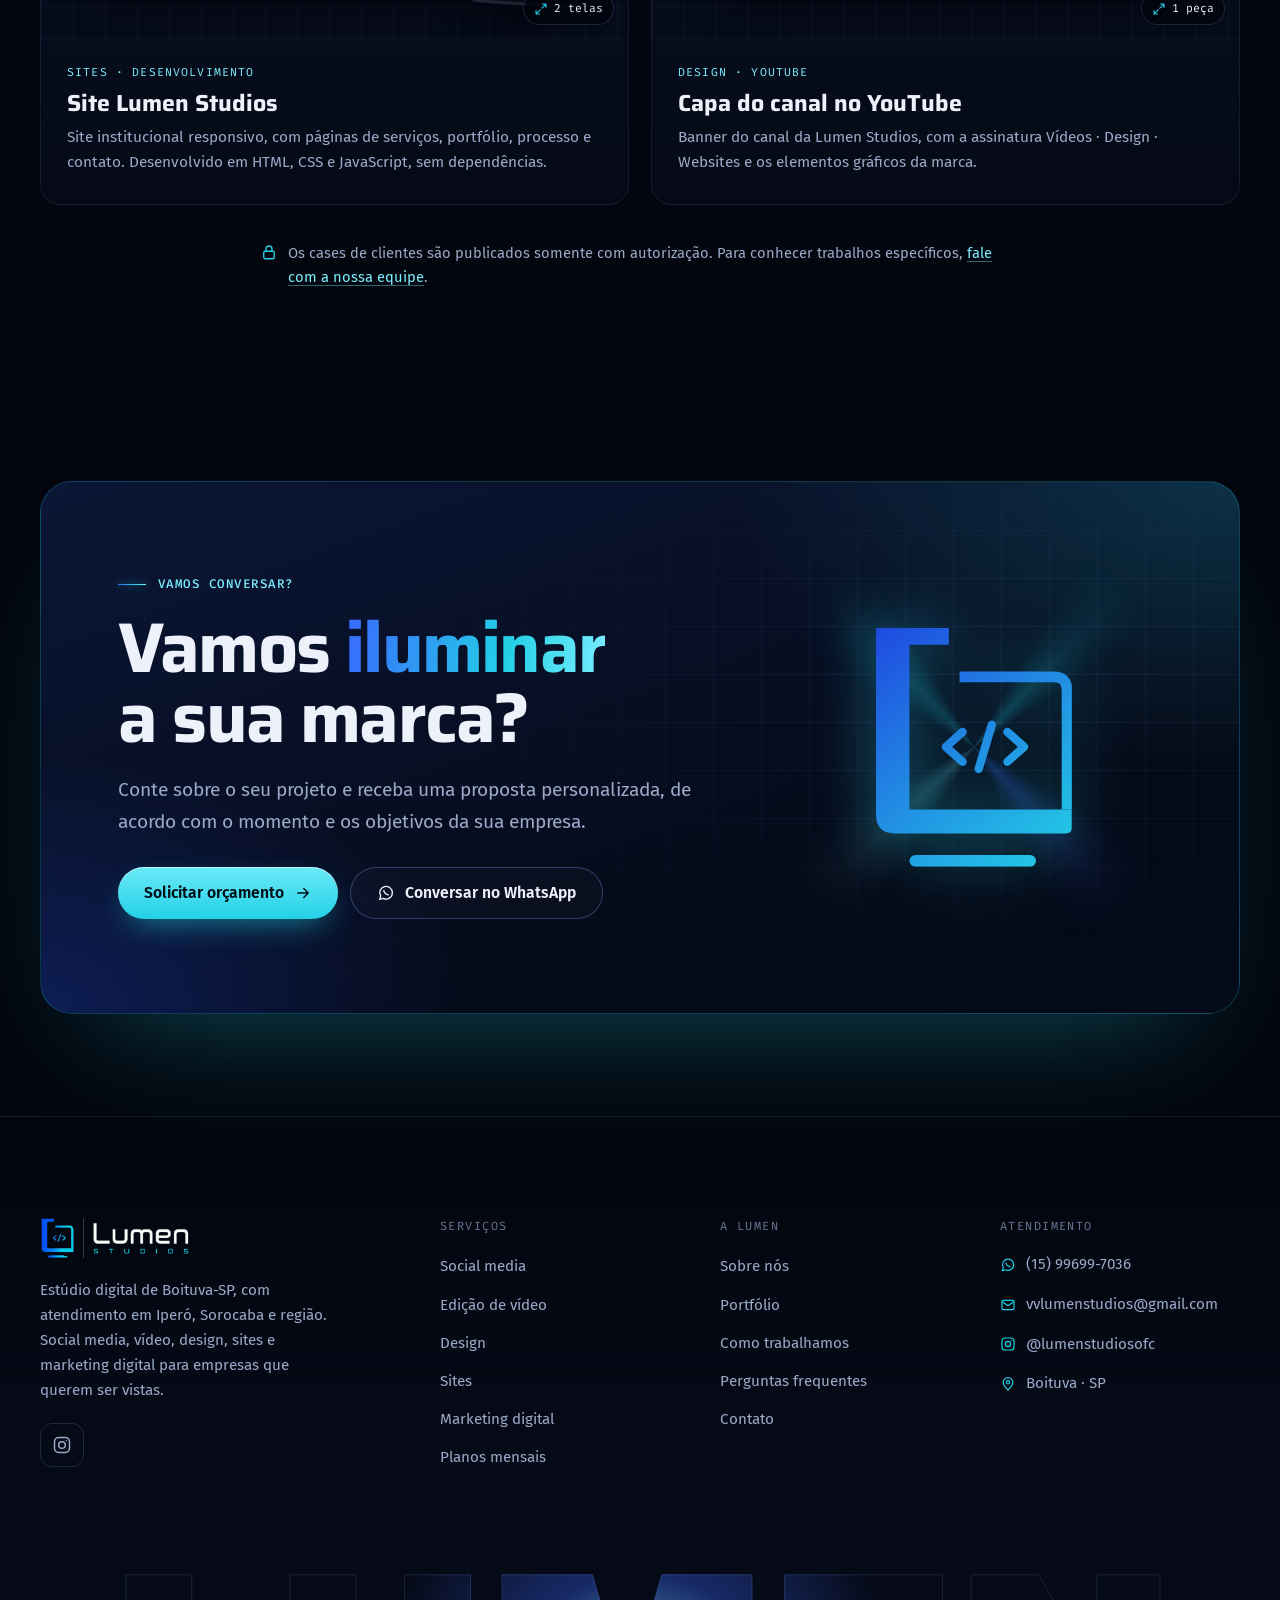
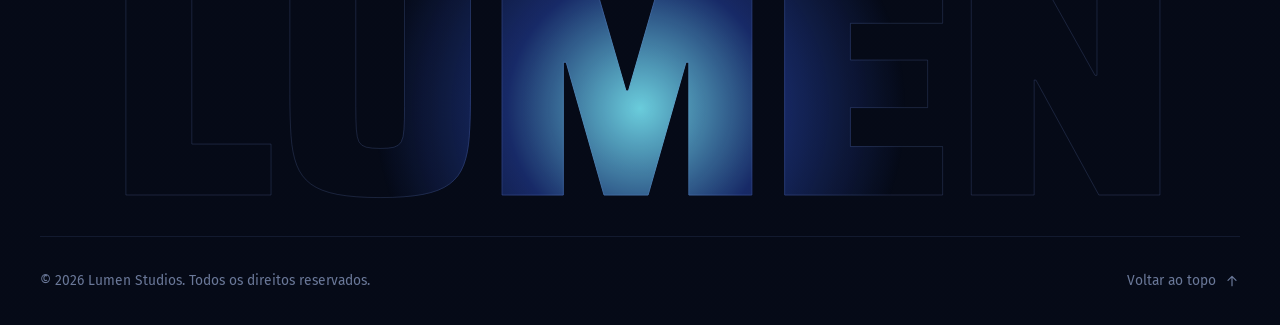
<file: portfolio.html>
<!doctype html>
<html lang="pt-BR">
<head>
  <meta charset="utf-8">
  <meta name="viewport" content="width=device-width, initial-scale=1, viewport-fit=cover">
  <title>Portfólio | Lumen Studios</title>
  <meta name="description" content="Conheça trabalhos e projetos da Lumen Studios: apresentações, design e sites.">
  <link rel="canonical" href="https://lumen-studios.vitorfernandesb.workers.dev/portfolio.html">
  <meta name="robots" content="index, follow, max-image-preview:large">
  <meta name="theme-color" content="#03060e">
  <meta name="geo.region" content="BR-SP">
  <meta name="geo.placename" content="Boituva">

  <meta property="og:type" content="website">
  <meta property="og:locale" content="pt_BR">
  <meta property="og:site_name" content="Lumen Studios">
  <meta property="og:url" content="https://lumen-studios.vitorfernandesb.workers.dev/portfolio.html">
  <meta property="og:title" content="Portfólio | Lumen Studios">
  <meta property="og:description" content="Conheça trabalhos e projetos da Lumen Studios: apresentações, design e sites.">
  <meta property="og:image" content="https://lumen-studios.vitorfernandesb.workers.dev/assets/og-image.png">
  <meta property="og:image:width" content="1200">
  <meta property="og:image:height" content="630">
  <meta property="og:image:alt" content="Lumen Studios: marketing digital e social media em Boituva-SP">
  <meta name="twitter:card" content="summary_large_image">

  <link rel="icon" href="assets/favicon.svg" type="image/svg+xml">
  <link rel="apple-touch-icon" href="assets/apple-touch-icon.png">
  <link rel="manifest" href="site.webmanifest">

  <link rel="preconnect" href="https://fonts.googleapis.com">
  <link rel="preconnect" href="https://fonts.gstatic.com" crossorigin>
  <link rel="stylesheet" href="https://fonts.googleapis.com/css2?family=Fira+Code:wght@400;500&family=Fira+Sans:ital,wght@0,400;0,500;0,600;0,700;1,400&family=Saira:wght@500..900&display=swap">
  <link rel="stylesheet" href="css/style.css">

  <script>document.documentElement.classList.add('js');</script>
  <script src="js/main.js" defer></script>
  <script type="application/ld+json">
  {
    "@context": "https://schema.org",
    "@type": "BreadcrumbList",
    "itemListElement": [
      {
        "@type": "ListItem",
        "position": 1,
        "name": "Início",
        "item": "https://lumen-studios.vitorfernandesb.workers.dev/"
      },
      {
        "@type": "ListItem",
        "position": 2,
        "name": "Portfólio",
        "item": "https://lumen-studios.vitorfernandesb.workers.dev/portfolio.html"
      }
    ]
  }
  </script>
</head>
<body class="page-portfolio">
  <!-- Ícones (sprite) -->
  <svg width="0" height="0" style="position:absolute" aria-hidden="true" focusable="false">
    <defs>
      <linearGradient id="markGrad" gradientUnits="userSpaceOnUse" x1="20" y1="18" x2="348" y2="418">
        <stop offset="0" stop-color="#1f4ae0"/>
        <stop offset="1" stop-color="#23d0e6"/>
      </linearGradient>
    </defs>
    <symbol id="i-mark" viewBox="20 18 328 400">
      <path fill="url(#markGrad)" d="M20 18H142V46H76V322H348V352Q348 362 338 362H52Q20 362 20 330Z"/>
      <path fill="none" stroke="url(#markGrad)" stroke-width="18" d="M160 100H318Q340 100 340 122V322"/>
      <g fill="none" stroke="url(#markGrad)" stroke-width="14" stroke-linecap="round" stroke-linejoin="round"><path d="M165 192 137 217l28 25"/><path d="M214 180 192 254"/><path d="m240 192 28 25-28 25"/></g>
      <rect x="76" y="398" width="212" height="20" rx="10" fill="url(#markGrad)"/>
    </symbol>
    <symbol id="i-arrow" viewBox="0 0 24 24"><path d="M5 12h14M13 6l6 6-6 6"/></symbol>
    <symbol id="i-arrow-up" viewBox="0 0 24 24"><path d="M12 19V5M6 11l6-6 6 6"/></symbol>
    <symbol id="i-arrow-up-right" viewBox="0 0 24 24"><path d="M7 17 17 7M8 7h9v9"/></symbol>
    <symbol id="i-arrows-h" viewBox="0 0 24 24"><path d="M9 6 3 12l6 6M15 6l6 6-6 6"/></symbol>
    <symbol id="i-caret" viewBox="0 0 24 24"><path d="m6 9 6 6 6-6"/></symbol>
    <symbol id="i-close" viewBox="0 0 24 24"><path d="M6 6l12 12M18 6 6 18"/></symbol>
    <symbol id="i-chev-left" viewBox="0 0 24 24"><path d="m15 5-7 7 7 7"/></symbol>
    <symbol id="i-chev-right" viewBox="0 0 24 24"><path d="m9 5 7 7-7 7"/></symbol>
    <symbol id="i-expand" viewBox="0 0 24 24"><path d="M14.5 3.5h6v6M9.5 20.5h-6v-6M20.5 3.5l-7 7M3.5 20.5l7-7"/></symbol>
    <symbol id="i-mail" viewBox="0 0 24 24"><rect x="3" y="5" width="18" height="14" rx="2"/><path d="m3.5 7 8.5 6 8.5-6"/></symbol>
    <symbol id="i-chat" viewBox="0 0 24 24"><path d="M20.5 11.6a8.4 8.4 0 0 1-12.3 7.5L3.5 20.5l1.4-4.6a8.4 8.4 0 1 1 15.6-4.3Z"/><path d="M9 8.8c.2 2.4 3 5.2 6 5.6"/></symbol>
    <symbol id="i-instagram" viewBox="0 0 24 24"><rect x="3" y="3" width="18" height="18" rx="5"/><circle cx="12" cy="12" r="4"/><circle cx="17.4" cy="6.6" r=".9" fill="currentColor" stroke="none"/></symbol>
    <symbol id="i-pin" viewBox="0 0 24 24"><path d="M12 21s-7-6.1-7-11.5a7 7 0 0 1 14 0C19 14.9 12 21 12 21Z"/><circle cx="12" cy="9.5" r="2.5"/></symbol>
    <symbol id="i-globe" viewBox="0 0 24 24"><circle cx="12" cy="12" r="9"/><path d="M3 12h18M12 3c2.5 2.5 3.8 5.5 3.8 9s-1.3 6.5-3.8 9M12 3c-2.5 2.5-3.8 5.5-3.8 9s1.3 6.5 3.8 9"/></symbol>
    <symbol id="i-copy" viewBox="0 0 24 24"><rect x="9" y="9" width="12" height="12" rx="2"/><path d="M5 15V5a2 2 0 0 1 2-2h10"/></symbol>
    <symbol id="i-check" viewBox="0 0 24 24"><path d="m5 12.5 4.5 4.5L19 7.5"/></symbol>
    <symbol id="i-checks" viewBox="0 0 24 24"><path d="m2 12.5 4.5 4.5L15 8.5M11.5 15.5 13 17l9-9"/></symbol>
    <symbol id="i-play" viewBox="0 0 24 24"><path d="M8 5.5v13l10.5-6.5z" fill="currentColor" stroke="none"/></symbol>
    <symbol id="i-pause" viewBox="0 0 24 24"><path d="M7 5h3.5v14H7zM13.5 5H17v14h-3.5z" fill="currentColor" stroke="none"/></symbol>
    <symbol id="i-lock" viewBox="0 0 24 24"><rect x="5" y="11" width="14" height="10" rx="2"/><path d="M8 11V8a4 4 0 0 1 8 0v3"/></symbol>
    <symbol id="i-monitor" viewBox="0 0 24 24"><rect x="2.5" y="4" width="19" height="13" rx="2"/><path d="M8 21h8M12 17v4"/></symbol>
    <symbol id="i-tablet" viewBox="0 0 24 24"><rect x="5" y="2.5" width="14" height="19" rx="2"/><path d="M11 18h2"/></symbol>
    <symbol id="i-phone" viewBox="0 0 24 24"><rect x="7" y="2.5" width="10" height="19" rx="2"/><path d="M11 18h2"/></symbol>
    <symbol id="i-search" viewBox="0 0 24 24"><circle cx="11" cy="11" r="7"/><path d="m20 20-3.5-3.5"/></symbol>
    <symbol id="i-spark" viewBox="0 0 24 24"><path d="M9 18h6M10 21h4M12 3a6 6 0 0 0-3.5 10.9c.6.5 1 1.2 1 2.1h5c0-.9.4-1.6 1-2.1A6 6 0 0 0 12 3Z"/></symbol>
    <symbol id="i-target" viewBox="0 0 24 24"><circle cx="12" cy="12" r="9"/><circle cx="12" cy="12" r="5"/><circle cx="12" cy="12" r="1.4" fill="currentColor"/></symbol>
    <symbol id="i-eye" viewBox="0 0 24 24"><path d="M2.5 12S6 5.5 12 5.5 21.5 12 21.5 12 18 18.5 12 18.5 2.5 12 2.5 12Z"/><circle cx="12" cy="12" r="3"/></symbol>
    <symbol id="i-social" viewBox="0 0 24 24"><path d="M20.5 11.6a8.4 8.4 0 0 1-12.3 7.5L3.5 20.5l1.4-4.6a8.4 8.4 0 1 1 15.6-4.3Z"/><path d="M12 15s-3-1.8-3-3.9a1.6 1.6 0 0 1 3-.8 1.6 1.6 0 0 1 3 .8C15 13.2 12 15 12 15Z"/></symbol>
    <symbol id="i-video" viewBox="0 0 24 24"><rect x="2.5" y="6" width="13.5" height="12" rx="2.5"/><path d="m16 10.5 5.5-3.2v9.4L16 13.5"/></symbol>
    <symbol id="i-pen" viewBox="0 0 24 24"><path d="m12 19 7-7 3 3-7 7-3-3Z"/><path d="m18 13-1.5-7.5L2 2l3.5 14.5L13 18l5-5Z"/><path d="m2 2 7.6 7.6"/><circle cx="11" cy="11" r="2"/></symbol>
    <symbol id="i-web" viewBox="0 0 24 24"><rect x="2.5" y="4" width="19" height="16" rx="2.5"/><path d="M2.5 8.5h19"/><path d="m10 12-2.5 2.5L10 17M14 12l2.5 2.5L14 17"/></symbol>
    <symbol id="i-trend" viewBox="0 0 24 24"><path d="m3 17 6-6 4 4 8-8"/><path d="M15 7h6v6"/></symbol>
    <symbol id="i-calendar" viewBox="0 0 24 24"><rect x="3" y="4.5" width="18" height="16.5" rx="2.5"/><path d="M3 9.5h18M8 2.5v4M16 2.5v4"/></symbol>
    <symbol id="i-clock" viewBox="0 0 24 24"><circle cx="12" cy="12" r="9"/><path d="M12 7v5l3.2 2"/></symbol>
    <symbol id="i-user" viewBox="0 0 24 24"><circle cx="12" cy="8" r="4"/><path d="M4.5 20.5a7.5 7.5 0 0 1 15 0"/></symbol>
    <symbol id="i-users" viewBox="0 0 24 24"><circle cx="9" cy="8" r="3.5"/><path d="M2.5 20a6.5 6.5 0 0 1 13 0"/><path d="M16 4.7a3.5 3.5 0 0 1 0 6.6M18 14.3a6.5 6.5 0 0 1 3.5 5.7"/></symbol>
    <symbol id="i-store" viewBox="0 0 24 24"><path d="M3.5 9.5 5 4h14l1.5 5.5"/><path d="M3.5 9.5a2.8 2.8 0 0 0 5.67 0 2.8 2.8 0 0 0 5.66 0 2.8 2.8 0 0 0 5.67 0"/><path d="M5 12.6V20h14v-7.4M10 20v-4.5h4V20"/></symbol>
    <symbol id="i-cart" viewBox="0 0 24 24"><circle cx="9" cy="20" r="1.3"/><circle cx="18" cy="20" r="1.3"/><path d="M2.5 3.5h2.8l2.3 11a1.5 1.5 0 0 0 1.5 1.2h8.6a1.5 1.5 0 0 0 1.5-1.1l1.8-7.1H6"/></symbol>
    <symbol id="i-camera" viewBox="0 0 24 24"><path d="M4 7.5h3l1.6-2.5h6.8L17 7.5h3A1.5 1.5 0 0 1 21.5 9v9.5A1.5 1.5 0 0 1 20 20H4a1.5 1.5 0 0 1-1.5-1.5V9A1.5 1.5 0 0 1 4 7.5Z"/><circle cx="12" cy="13.3" r="3.6"/></symbol>
    <symbol id="i-factory" viewBox="0 0 24 24"><path d="M3 20.5V11l5 3.2V11l5 3.2V11l5 3.2V4h3v16.5Z"/><path d="M2 20.5h20M7 17.5h2M12 17.5h2"/></symbol>
    <symbol id="i-food" viewBox="0 0 24 24"><path d="M6 3v7a2 2 0 0 0 4 0V3M8 10v11"/><path d="M17.5 21V3c-2.3 1.1-3.7 3.5-3.7 6.4V14h3.7"/></symbol>
    <symbol id="i-briefcase" viewBox="0 0 24 24"><rect x="3" y="7" width="18" height="13" rx="2.5"/><path d="M8.5 7V5.5A1.5 1.5 0 0 1 10 4h4a1.5 1.5 0 0 1 1.5 1.5V7M3 12.5h18"/></symbol>
    <symbol id="i-layers" viewBox="0 0 24 24"><path d="m12 3 9 5-9 5-9-5 9-5Z"/><path d="m3 13 9 5 9-5"/></symbol>
    <symbol id="i-repeat" viewBox="0 0 24 24"><path d="m17 2.5 3.5 3.5L17 9.5"/><path d="M3.5 11V9.5A3.5 3.5 0 0 1 7 6h13.5"/><path d="m7 21.5-3.5-3.5L7 14.5"/><path d="M20.5 13v1.5A3.5 3.5 0 0 1 17 18H3.5"/></symbol>
    <symbol id="i-zap" viewBox="0 0 24 24"><path d="M13 2.5 4.5 13.5H12l-1 8 8.5-11H12l1-8Z"/></symbol>
    <symbol id="i-link" viewBox="0 0 24 24"><path d="M10 14a4.5 4.5 0 0 0 6.4 0l3.2-3.2a4.5 4.5 0 0 0-6.4-6.4L11.6 6"/><path d="M14 10a4.5 4.5 0 0 0-6.4 0l-3.2 3.2a4.5 4.5 0 0 0 6.4 6.4l1.6-1.6"/></symbol>
    <symbol id="i-image" viewBox="0 0 24 24"><rect x="3" y="4" width="18" height="16" rx="2.5"/><circle cx="8.5" cy="9.5" r="1.8"/><path d="m21 15.5-5-5L5 20"/></symbol>
    <symbol id="i-chart" viewBox="0 0 24 24"><path d="M3.5 20.5h17M6.5 16.5v-5M11 16.5V7M15.5 16.5v-7M20 16.5V4.5"/></symbol>
    <symbol id="i-cursor" viewBox="0 0 24 24"><path d="M5 3.5 18.5 12l-6 1.6-2.8 5.9Z"/></symbol>
    <symbol id="i-type" viewBox="0 0 24 24"><path d="M4.5 7V4.5h15V7M12 4.5v15M9 19.5h6"/></symbol>
    <symbol id="i-palette" viewBox="0 0 24 24"><path d="M12 3a9 9 0 1 0 0 18c1 0 1.7-.8 1.7-1.7 0-.5-.2-.9-.5-1.2-.3-.3-.5-.7-.5-1.2 0-1 .8-1.7 1.7-1.7H16a5 5 0 0 0 5-5C21 6.4 17 3 12 3Z"/><circle cx="7.5" cy="11" r="1.2"/><circle cx="10.5" cy="7" r="1.2"/><circle cx="15" cy="7.5" r="1.2"/></symbol>
    <symbol id="i-doc" viewBox="0 0 24 24"><path d="M14 2.5H6.5A1.5 1.5 0 0 0 5 4v16a1.5 1.5 0 0 0 1.5 1.5h11A1.5 1.5 0 0 0 19 20V7.5Z"/><path d="M14 2.5v5h5M8.5 13h7M8.5 17h5"/></symbol>
    <symbol id="i-star" viewBox="0 0 24 24"><path d="m12 3.2 2.7 5.5 6 .9-4.3 4.2 1 6-5.4-2.8-5.4 2.8 1-6-4.3-4.2 6-.9Z"/></symbol>
    <symbol id="i-code" viewBox="0 0 24 24"><path d="m8 7-5 5 5 5M16 7l5 5-5 5M13.8 4.5l-3.6 15"/></symbol>
    <symbol id="i-sun" viewBox="0 0 24 24"><circle cx="12" cy="12" r="4"/><path d="M12 2.5v2M12 19.5v2M2.5 12h2M19.5 12h2M5.3 5.3l1.4 1.4M17.3 17.3l1.4 1.4M5.3 18.7l1.4-1.4M17.3 6.7l1.4-1.4"/></symbol>
  </svg>

  <a class="skip" href="#conteudo">Pular para o conteúdo</a>
  <div class="progress" aria-hidden="true"><span></span></div>

  <!-- Fundo: grade que "acende" onde o cursor passa -->
  <div class="bg" aria-hidden="true">
    <div class="bg__grid"></div>
    <div class="bg__lit"></div>
    <div class="bg__glow"></div>
    <div class="bg__noise"></div>
  </div>

  <!-- ============ CABEÇALHO ============ -->
  <header class="header">
    <div class="container header__inner">
      <a href="index.html" class="brand" aria-label="Lumen Studios, página inicial">
        <img src="assets/logo-lumen.png" alt="Lumen Studios" width="154" height="44">
      </a>

      <nav class="nav" id="menu" aria-label="Navegação principal">
        <ul class="nav__list">
          <li class="nav__item nav__item--drop" data-drop>
            <button class="nav__link nav__trigger" type="button" aria-expanded="false" aria-controls="menu-servicos" data-page="servicos">
              Serviços <svg class="i nav__caret" aria-hidden="true"><use href="#i-caret"/></svg>
            </button>
            <div class="drop" id="menu-servicos">
              <ul class="drop__list">
                <li><a class="drop__link" href="servicos.html#social-media"><span class="icon-box"><svg class="i" aria-hidden="true"><use href="#i-social"/></svg></span><span><b>Social media</b><small>Planejamento, conteúdo e gestão das redes</small></span></a></li>
                <li><a class="drop__link" href="servicos.html#video"><span class="icon-box"><svg class="i" aria-hidden="true"><use href="#i-video"/></svg></span><span><b>Edição de vídeo</b><small>Reels, TikTok, Shorts e vídeos de produto</small></span></a></li>
                <li><a class="drop__link" href="servicos.html#design"><span class="icon-box"><svg class="i" aria-hidden="true"><use href="#i-pen"/></svg></span><span><b>Design</b><small>Identidade visual, artes e edição de imagem</small></span></a></li>
                <li><a class="drop__link" href="servicos.html#sites"><span class="icon-box"><svg class="i" aria-hidden="true"><use href="#i-web"/></svg></span><span><b>Sites</b><small>Landing pages e sites institucionais</small></span></a></li>
                <li><a class="drop__link" href="servicos.html#marketing-digital"><span class="icon-box"><svg class="i" aria-hidden="true"><use href="#i-trend"/></svg></span><span><b>Marketing digital</b><small>Tráfego pago, SEO local e consultoria</small></span></a></li>
              </ul>
              <a class="drop__feature" href="servicos.html#planos">
                <span class="drop__kicker">Planos mensais</span>
                <b>Start, Vídeo e Growth</b>
                <span class="drop__text">Presença contínua nas redes, com escopo definido e acompanhamento dos resultados.</span>
                <span class="drop__go">Conhecer os planos <svg class="i" aria-hidden="true"><use href="#i-arrow"/></svg></span>
              </a>
              <a class="drop__all" href="servicos.html#catalogo">Catálogo completo, com 36 serviços <svg class="i" aria-hidden="true"><use href="#i-arrow"/></svg></a>
            </div>
          </li>
          <li class="nav__item"><a class="nav__link" href="portfolio.html" data-page="portfolio" aria-current="page">Portfólio</a></li>
          <li class="nav__item"><a class="nav__link" href="sobre.html" data-page="sobre">Sobre nós</a></li>
          <li class="nav__item"><a class="nav__link" href="como-trabalhamos.html" data-page="como-trabalhamos">Como trabalhamos</a></li>
          <li class="nav__item"><a class="nav__link" href="contato.html" data-page="contato">Contato</a></li>
        </ul>

        <div class="nav__foot">
          <a class="btn btn--primary" href="contato.html#formulario">Solicitar orçamento <svg class="i" aria-hidden="true"><use href="#i-arrow"/></svg></a>
          <p class="nav__contacts">
            <a href="https://wa.me/5515996997036" target="_blank" rel="noopener"><svg class="i" aria-hidden="true"><use href="#i-chat"/></svg>WhatsApp</a>
            <a href="https://www.instagram.com/lumenstudiosofc/" target="_blank" rel="noopener"><svg class="i" aria-hidden="true"><use href="#i-instagram"/></svg>Instagram</a>
          </p>
        </div>
      </nav>

      <a class="btn btn--primary btn--sm header__cta magnetic" href="contato.html#formulario">Solicitar orçamento <svg class="i" aria-hidden="true"><use href="#i-arrow"/></svg></a>

      <button class="menu-toggle" type="button" aria-expanded="false" aria-controls="menu" aria-label="Abrir menu">
        <span></span><span></span>
      </button>
    </div>
  </header>
  <main id="conteudo">
    <!-- ============ TOPO DA PÁGINA ============ -->
    <section class="page-hero" aria-labelledby="page-title">
      <div class="container page-hero__grid">
        <div class="page-hero__copy">
          <nav class="crumbs reveal" aria-label="Você está em">
            <a href="index.html">Início</a><svg class="i" aria-hidden="true"><use href="#i-chev-right"/></svg><span aria-current="page">Portfólio</span>
          </nav>
          <p class="eyebrow">Portfólio</p>
          <h1 class="page-hero__title reveal" id="page-title" style="--d:.06s">Ideias que<br><span class="hl">viram projetos.</span></h1>
          <p class="page-hero__lead reveal" style="--d:.12s">Uma seleção de peças desenvolvidas pela Lumen Studios: apresentações, design e sites, sempre construídos sobre estratégia e identidade.</p>
        </div>

        <div class="prints reveal" style="--d:.16s" aria-hidden="true">
          <figure class="print print--b" style="--rot:4deg">
            <img src="assets/portfolio/portfolio-institucional-3-sm.webp" alt="" width="800" height="450">
          </figure>
          <figure class="print print--a" style="--rot:-5deg">
            <img src="assets/portfolio/portfolio-institucional-1-sm.webp" alt="" width="800" height="450">
          </figure>
          <figure class="print print--c" style="--rot:-1.5deg">
            <img src="assets/portfolio/site-lumen-desktop-sm.webp" alt="" width="800" height="500">
          </figure>
        </div>
      </div>
    </section>

    <!-- ============ PROJETOS ============ -->
    <section class="section section--tight" aria-labelledby="projetos-title">
      <div class="container">
        <header class="pf-bar">
          <h2 class="sr-only" id="projetos-title">Projetos</h2>
          <div class="filters reveal" role="group" aria-label="Filtrar projetos por categoria">
            <button class="filter" type="button" data-filter="todos" aria-pressed="true">Todos <small>3</small></button>
            <button class="filter" type="button" data-filter="design" aria-pressed="false">Design <small>2</small></button>
            <button class="filter" type="button" data-filter="apresentacao" aria-pressed="false">Apresentações <small>1</small></button>
            <button class="filter" type="button" data-filter="sites" aria-pressed="false">Sites <small>1</small></button>
          </div>
          <p class="pf-bar__hint reveal"><svg class="i" aria-hidden="true"><use href="#i-expand"/></svg>Clique em um projeto para ver todas as peças.</p>
        </header>

        <ul class="projects" data-projects>
          <li class="project project--wide card reveal" data-tags="apresentacao design" style="view-transition-name:projeto-1">
            <button class="project__cover stack" type="button" data-project="0" aria-label="Ver o projeto Portfólio institucional, 6 peças">
              <img class="stack__img stack__img--3" src="assets/portfolio/portfolio-institucional-4-sm.webp" alt="" width="800" height="450" loading="lazy">
              <img class="stack__img stack__img--2" src="assets/portfolio/portfolio-institucional-2-sm.webp" alt="" width="800" height="450" loading="lazy">
              <img class="stack__img stack__img--1" src="assets/portfolio/portfolio-institucional-1-sm.webp" alt="Capa do portfólio institucional da Lumen Studios" width="800" height="450" loading="lazy">
              <span class="stack__count"><svg class="i" aria-hidden="true"><use href="#i-expand"/></svg>6 peças</span>
            </button>
            <div class="project__body">
              <p class="project__meta">Apresentação · Design</p>
              <h3 class="project__title">Portfólio institucional</h3>
              <p class="project__text">Apresentação da Lumen Studios com capítulos de serviços, construída sobre a identidade visual da marca e pensada para ser enviada a clientes e parceiros.</p>
            </div>
          </li>

          <li class="project card reveal" data-tags="sites" style="view-transition-name:projeto-2">
            <button class="project__cover stack stack--site" type="button" data-project="1" aria-label="Ver o projeto Site Lumen Studios, 2 telas">
              <img class="stack__img stack__img--2" src="assets/portfolio/site-lumen-mobile-sm.webp" alt="" width="390" height="844" loading="lazy">
              <img class="stack__img stack__img--1" src="assets/portfolio/site-lumen-desktop-sm.webp" alt="Página inicial do site da Lumen Studios" width="800" height="500" loading="lazy">
              <span class="stack__count"><svg class="i" aria-hidden="true"><use href="#i-expand"/></svg>2 telas</span>
            </button>
            <div class="project__body">
              <p class="project__meta">Sites · Desenvolvimento</p>
              <h3 class="project__title">Site Lumen Studios</h3>
              <p class="project__text">Site institucional responsivo, com páginas de serviços, portfólio, processo e contato. Desenvolvido em HTML, CSS e JavaScript, sem dependências.</p>
            </div>
          </li>

          <li class="project card reveal" data-tags="design" style="view-transition-name:projeto-3;--d:.06s">
            <button class="project__cover stack stack--single" type="button" data-project="2" aria-label="Ver o projeto Capa do canal no YouTube, 1 peça">
              <img class="stack__img stack__img--1" src="assets/portfolio/banner-youtube-sm.webp" alt="Banner do canal Lumen Studios no YouTube" width="800" height="450" loading="lazy">
              <span class="stack__count"><svg class="i" aria-hidden="true"><use href="#i-expand"/></svg>1 peça</span>
            </button>
            <div class="project__body">
              <p class="project__meta">Design · YouTube</p>
              <h3 class="project__title">Capa do canal no YouTube</h3>
              <p class="project__text">Banner do canal da Lumen Studios, com a assinatura Vídeos · Design · Websites e os elementos gráficos da marca.</p>
            </div>
          </li>
        </ul>

        <p class="pf-note reveal"><svg class="i" aria-hidden="true"><use href="#i-lock"/></svg><span>Os cases de clientes são publicados somente com autorização. Para conhecer trabalhos específicos, <a class="text-link" href="contato.html">fale com a nossa equipe</a>.</span></p>
      </div>
    </section>

    <!-- Visualizador de projetos -->
    <dialog class="lightbox" id="lightbox" aria-labelledby="lb-title">
      <div class="lightbox__bar">
        <div>
          <p class="lightbox__title" id="lb-title">Projeto</p>
          <p class="lightbox__meta"><span data-lb-meta></span> · <span data-lb-count></span></p>
        </div>
        <button class="lightbox__close" type="button" data-lb-close aria-label="Fechar"><svg class="i" aria-hidden="true"><use href="#i-close"/></svg></button>
      </div>
      <div class="lightbox__stage">
        <button class="lightbox__nav lightbox__nav--prev" type="button" data-lb-prev aria-label="Peça anterior"><svg class="i" aria-hidden="true"><use href="#i-chev-left"/></svg></button>
        <figure class="lightbox__figure"><img data-lb-img src="assets/portfolio/portfolio-institucional-1.webp" alt="" width="1600" height="900"></figure>
        <button class="lightbox__nav lightbox__nav--next" type="button" data-lb-next aria-label="Próxima peça"><svg class="i" aria-hidden="true"><use href="#i-chev-right"/></svg></button>
      </div>
      <p class="lightbox__caption" data-lb-caption></p>
      <div class="lightbox__dots" data-lb-dots></div>
    </dialog>

    <script type="application/json" id="portfolio-data">
    [
      {
        "title": "Portfólio institucional",
        "meta": "Apresentação · Design",
        "slides": [
          { "src": "assets/portfolio/portfolio-institucional-1.webp", "w": 1600, "h": 900, "alt": "Capa do portfólio da Lumen Studios: edição, marketing e design" },
          { "src": "assets/portfolio/portfolio-institucional-2.webp", "w": 1600, "h": 900, "alt": "Apresentação da Lumen com os pilares criatividade, estratégia, tecnologia e resultados" },
          { "src": "assets/portfolio/portfolio-institucional-3.webp", "w": 1600, "h": 900, "alt": "Capítulo 01, vídeos: transformamos histórias em experiências que prendem" },
          { "src": "assets/portfolio/portfolio-institucional-4.webp", "w": 1600, "h": 900, "alt": "Capítulo 02, design: design que dá forma à essência da sua marca" },
          { "src": "assets/portfolio/portfolio-institucional-5.webp", "w": 1600, "h": 900, "alt": "Capítulo 03, websites: landing pages que impulsionam resultados" },
          { "src": "assets/portfolio/portfolio-institucional-6.webp", "w": 1600, "h": 900, "alt": "Página de contato: vamos criar juntos?" }
        ]
      },
      {
        "title": "Site Lumen Studios",
        "meta": "Sites · Desenvolvimento",
        "slides": [
          { "src": "assets/portfolio/site-lumen-desktop.webp", "w": 1600, "h": 1000, "alt": "Página inicial do site da Lumen Studios no computador" },
          { "src": "assets/portfolio/site-lumen-mobile.webp", "w": 780, "h": 1688, "alt": "Página inicial do site da Lumen Studios no celular" }
        ]
      },
      {
        "title": "Capa do canal no YouTube",
        "meta": "Design · YouTube",
        "slides": [
          { "src": "assets/portfolio/banner-youtube.webp", "w": 1600, "h": 900, "alt": "Banner do canal Lumen Studios: vídeos, design e websites" }
        ]
      }
    ]
    </script>
    <!-- ============ CHAMADA FINAL ============ -->
    <section class="cta" aria-labelledby="cta-title">
      <div class="container">
        <div class="cta__panel reveal">
          <div class="cta__copy">
            <p class="eyebrow">Vamos conversar?</p>
            <h2 class="cta__title" id="cta-title">Vamos <span class="hl">iluminar</span><br>a sua marca?</h2>
            <p class="lead">Conte sobre o seu projeto e receba uma proposta personalizada, de acordo com o momento e os objetivos da sua empresa.</p>
            <div class="actions">
              <a class="btn btn--primary magnetic" href="contato.html#formulario">Solicitar orçamento <svg class="i" aria-hidden="true"><use href="#i-arrow"/></svg></a>
              <a class="btn btn--ghost magnetic" href="https://wa.me/5515996997036?text=Ol%C3%A1%2C%20Lumen%20Studios!%20Vim%20pelo%20site%20e%20gostaria%20de%20conversar%20sobre%20um%20projeto." target="_blank" rel="noopener"><svg class="i" aria-hidden="true"><use href="#i-chat"/></svg>Conversar no WhatsApp</a>
            </div>
          </div>
          <div class="cta__art" aria-hidden="true">
            <span class="cta__rays"></span>
            <svg class="cta__mark" viewBox="0 0 328 400"><use href="#i-mark"/></svg>
          </div>
        </div>
      </div>
    </section>
  </main>

  <!-- ============ RODAPÉ ============ -->
  <footer class="footer">
    <div class="container">
      <div class="footer__top">
        <div class="footer__brand">
          <a href="index.html" class="brand" aria-label="Lumen Studios, página inicial">
            <img src="assets/logo-lumen.png" alt="Lumen Studios" width="154" height="44" loading="lazy">
          </a>
          <p class="footer__tag">Estúdio digital de Boituva-SP, com atendimento em Iperó, Sorocaba e região. Social media, vídeo, design, sites e marketing digital para empresas que querem ser vistas.</p>
          <a class="footer__social" href="https://www.instagram.com/lumenstudiosofc/" target="_blank" rel="noopener" aria-label="Instagram da Lumen Studios">
            <svg class="i" aria-hidden="true"><use href="#i-instagram"/></svg>
          </a>
        </div>

        <nav class="footer__col" aria-label="Serviços">
          <p class="footer__title">Serviços</p>
          <ul>
            <li><a href="servicos.html#social-media">Social media</a></li>
            <li><a href="servicos.html#video">Edição de vídeo</a></li>
            <li><a href="servicos.html#design">Design</a></li>
            <li><a href="servicos.html#sites">Sites</a></li>
            <li><a href="servicos.html#marketing-digital">Marketing digital</a></li>
            <li><a href="servicos.html#planos">Planos mensais</a></li>
          </ul>
        </nav>

        <nav class="footer__col" aria-label="A Lumen">
          <p class="footer__title">A Lumen</p>
          <ul>
            <li><a href="sobre.html">Sobre nós</a></li>
            <li><a href="portfolio.html">Portfólio</a></li>
            <li><a href="como-trabalhamos.html">Como trabalhamos</a></li>
            <li><a href="como-trabalhamos.html#duvidas">Perguntas frequentes</a></li>
            <li><a href="contato.html">Contato</a></li>
          </ul>
        </nav>

        <div class="footer__col">
          <p class="footer__title">Atendimento</p>
          <ul class="footer__contact">
            <li><a href="https://wa.me/5515996997036" target="_blank" rel="noopener"><svg class="i" aria-hidden="true"><use href="#i-chat"/></svg>(15) 99699-7036</a></li>
            <li><a href="mailto:vvlumenstudios@gmail.com"><svg class="i" aria-hidden="true"><use href="#i-mail"/></svg>vvlumenstudios@gmail.com</a></li>
            <li><a href="https://www.instagram.com/lumenstudiosofc/" target="_blank" rel="noopener"><svg class="i" aria-hidden="true"><use href="#i-instagram"/></svg>@lumenstudiosofc</a></li>
            <li><span><svg class="i" aria-hidden="true"><use href="#i-pin"/></svg>Boituva · SP</span></li>
          </ul>
        </div>
      </div>

      <p class="footer__giant" aria-hidden="true">LUMEN</p>

      <div class="footer__bottom">
        <span>© <span data-year>2026</span> Lumen Studios. Todos os direitos reservados.</span>
        <a class="to-top" href="#conteudo">Voltar ao topo <svg class="i" aria-hidden="true"><use href="#i-arrow-up"/></svg></a>
      </div>
    </div>
  </footer>

  <a class="fab" href="https://wa.me/5515996997036?text=Ol%C3%A1%2C%20Lumen%20Studios!%20Vim%20pelo%20site%20e%20gostaria%20de%20conversar%20sobre%20um%20projeto." target="_blank" rel="noopener" aria-label="Conversar no WhatsApp">
    <svg class="i" aria-hidden="true"><use href="#i-chat"/></svg>
  </a>

  <div class="toast" id="toast" role="status" aria-live="polite"></div>
</body>
</html>
</file>
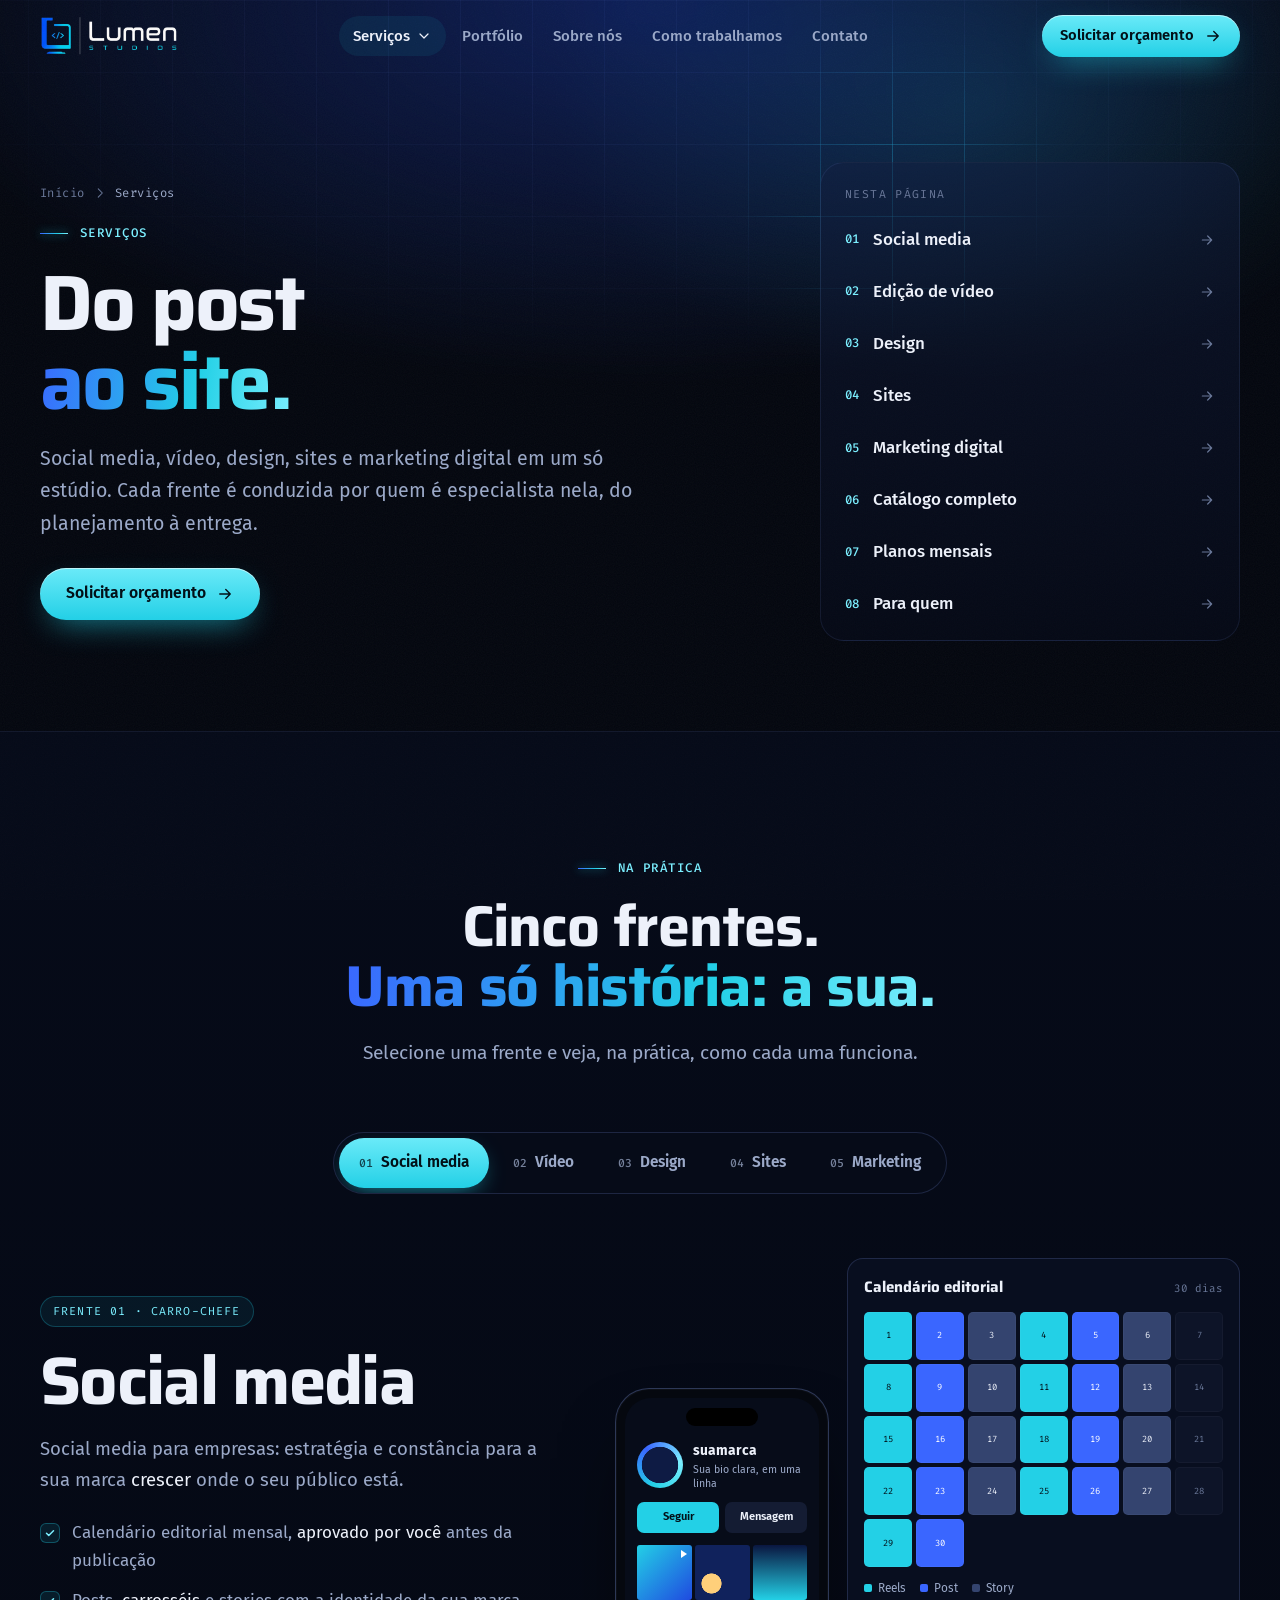
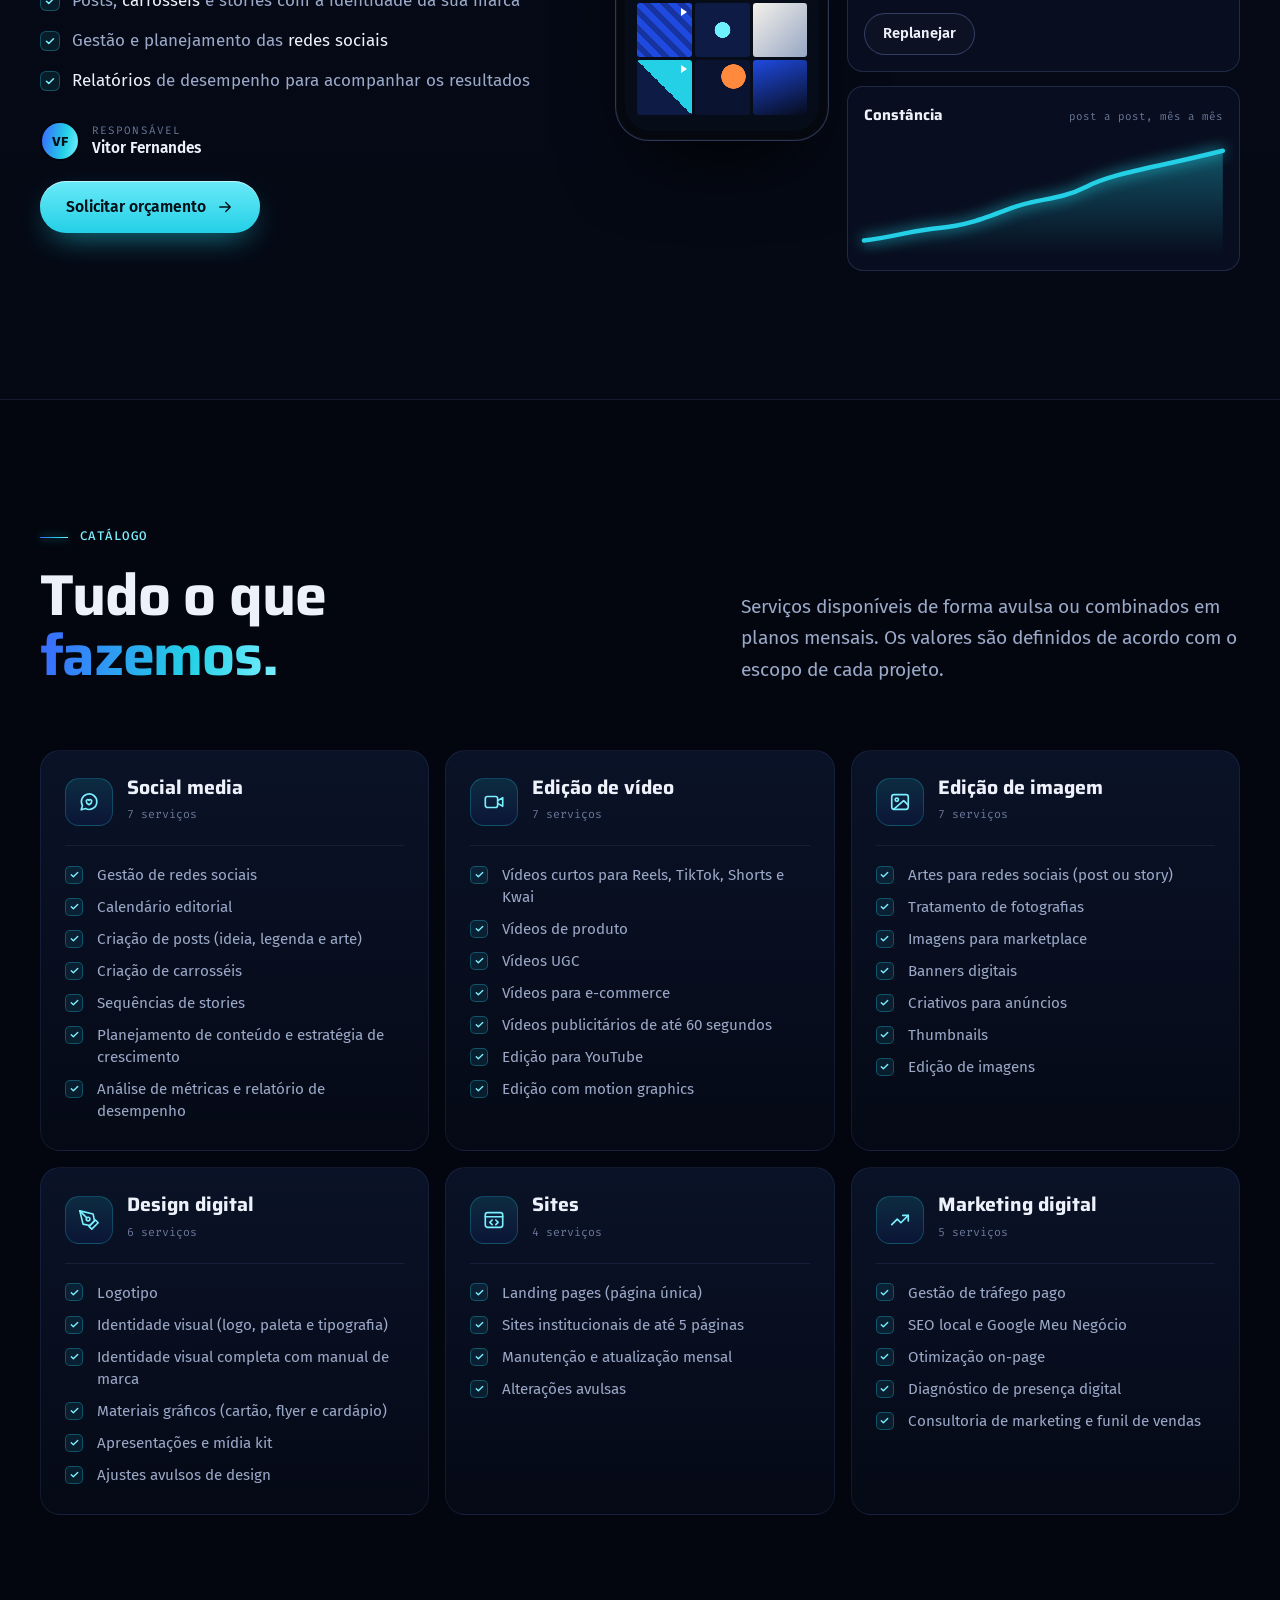
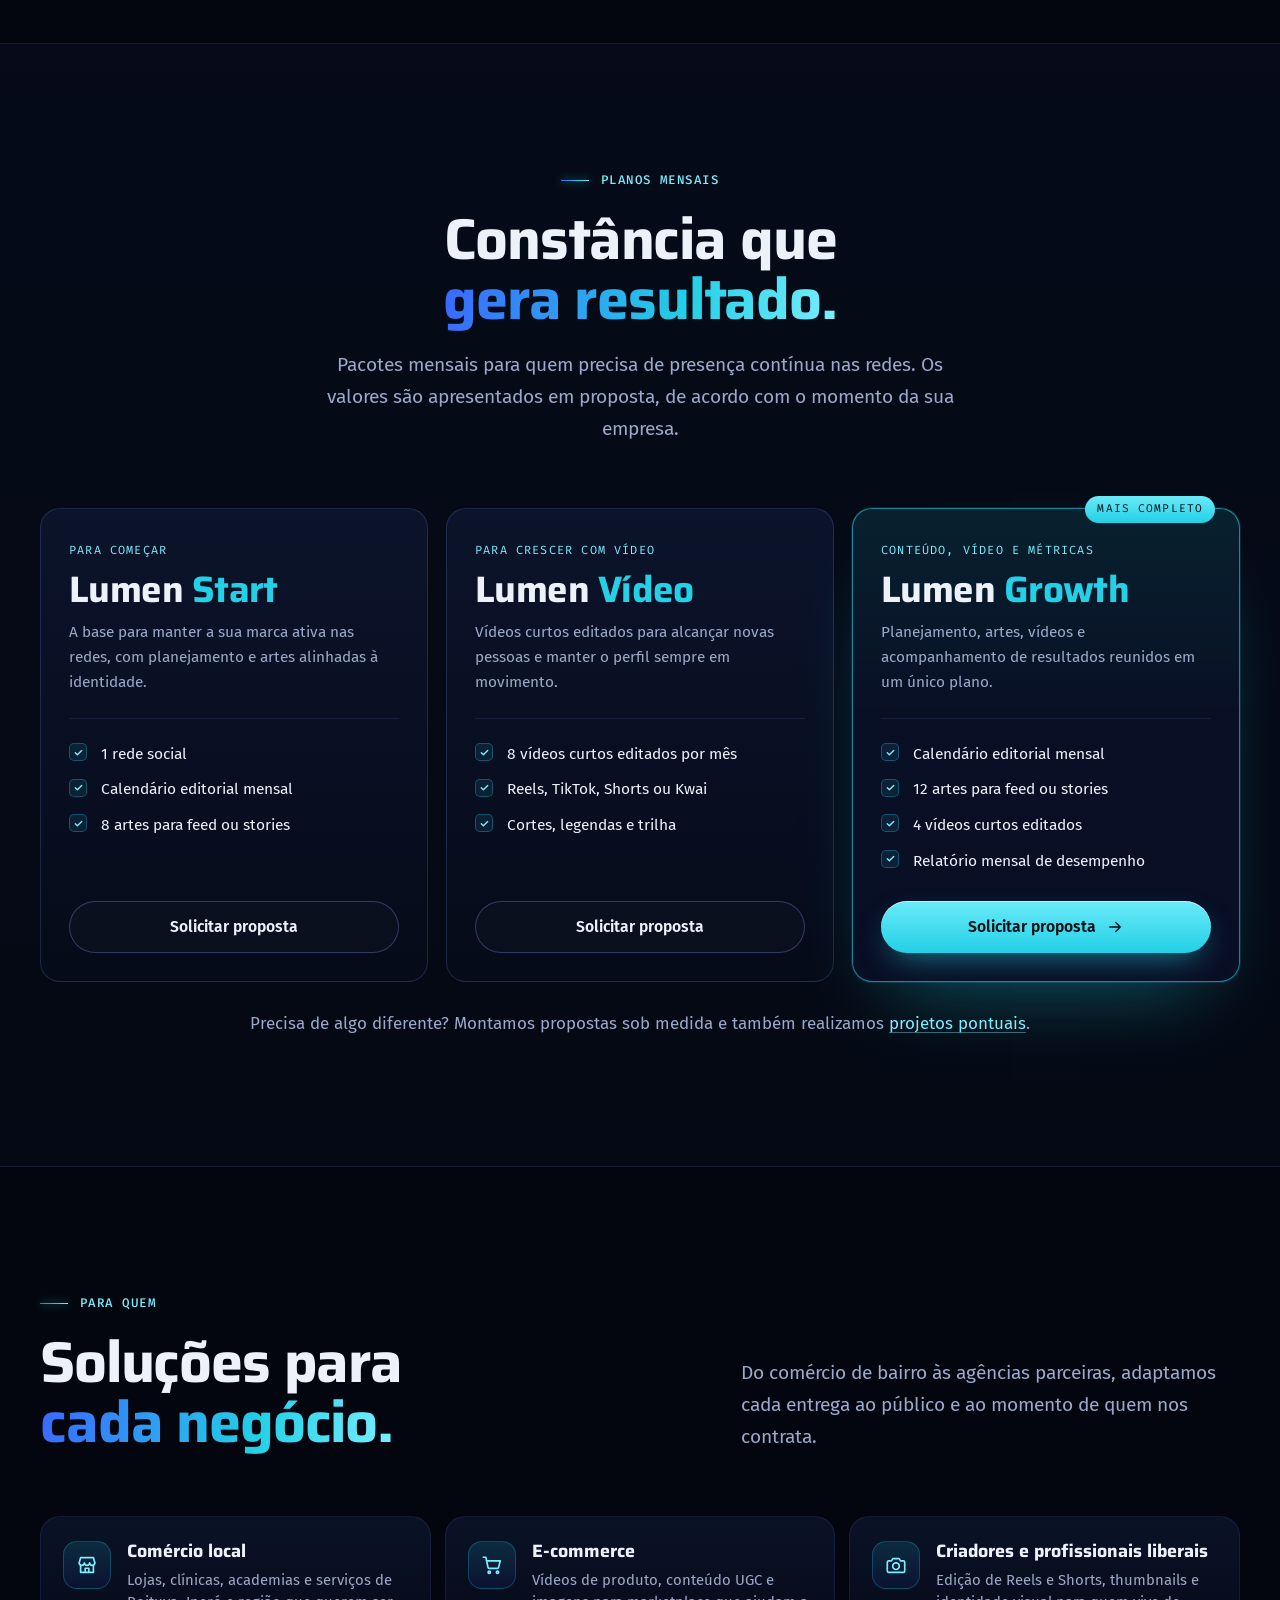
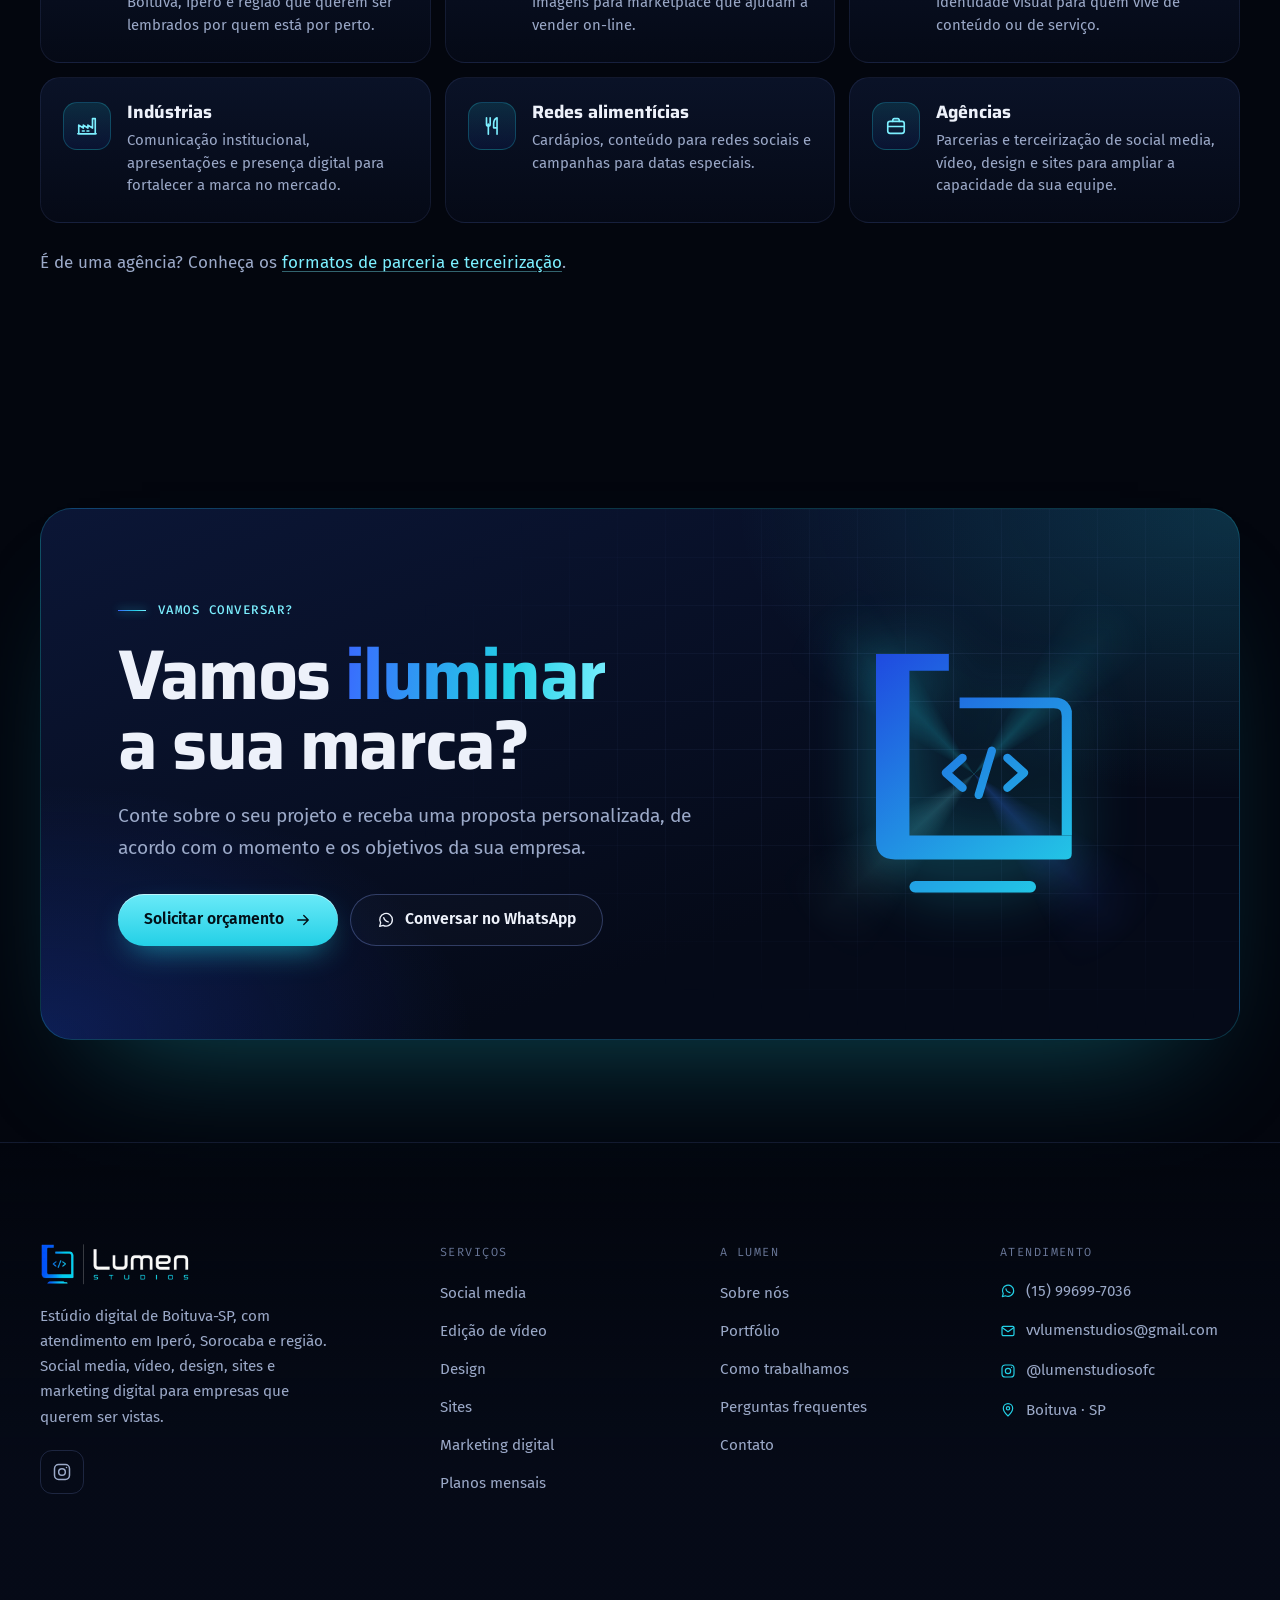
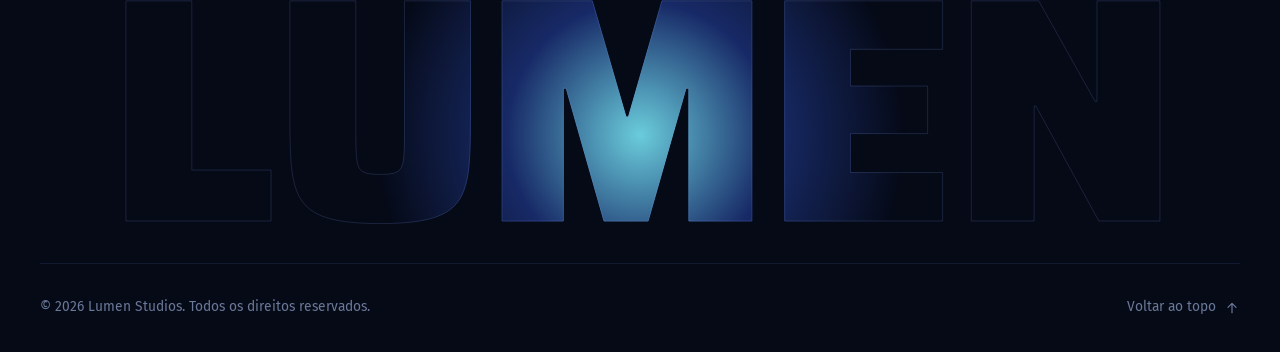
<file: servicos.html>
<!doctype html>
<html lang="pt-BR">
<head>
  <meta charset="utf-8">
  <meta name="viewport" content="width=device-width, initial-scale=1, viewport-fit=cover">
  <title>Serviços de Social Media e Marketing Digital | Lumen Studios</title>
  <meta name="description" content="Social media para empresas, edição de vídeo, design, sites e marketing digital em Boituva, Iperó e região. Veja os planos mensais da Lumen Studios.">
  <link rel="canonical" href="https://lumen-studios.vitorfernandesb.workers.dev/servicos.html">
  <meta name="robots" content="index, follow, max-image-preview:large">
  <meta name="theme-color" content="#03060e">
  <meta name="geo.region" content="BR-SP">
  <meta name="geo.placename" content="Boituva">

  <meta property="og:type" content="website">
  <meta property="og:locale" content="pt_BR">
  <meta property="og:site_name" content="Lumen Studios">
  <meta property="og:url" content="https://lumen-studios.vitorfernandesb.workers.dev/servicos.html">
  <meta property="og:title" content="Serviços de Social Media e Marketing Digital | Lumen Studios">
  <meta property="og:description" content="Social media para empresas, edição de vídeo, design, sites e marketing digital em Boituva, Iperó e região. Veja os planos mensais da Lumen Studios.">
  <meta property="og:image" content="https://lumen-studios.vitorfernandesb.workers.dev/assets/og-image.png">
  <meta property="og:image:width" content="1200">
  <meta property="og:image:height" content="630">
  <meta property="og:image:alt" content="Lumen Studios: marketing digital e social media em Boituva-SP">
  <meta name="twitter:card" content="summary_large_image">

  <link rel="icon" href="assets/favicon.svg" type="image/svg+xml">
  <link rel="apple-touch-icon" href="assets/apple-touch-icon.png">
  <link rel="manifest" href="site.webmanifest">

  <link rel="preconnect" href="https://fonts.googleapis.com">
  <link rel="preconnect" href="https://fonts.gstatic.com" crossorigin>
  <link rel="stylesheet" href="https://fonts.googleapis.com/css2?family=Fira+Code:wght@400;500&family=Fira+Sans:ital,wght@0,400;0,500;0,600;0,700;1,400&family=Saira:wght@500..900&display=swap">
  <link rel="stylesheet" href="css/style.css">

  <script>document.documentElement.classList.add('js');</script>
  <script src="js/main.js" defer></script>
  <script type="application/ld+json">
  {
    "@context": "https://schema.org",
    "@type": "BreadcrumbList",
    "itemListElement": [
      {
        "@type": "ListItem",
        "position": 1,
        "name": "Início",
        "item": "https://lumen-studios.vitorfernandesb.workers.dev/"
      },
      {
        "@type": "ListItem",
        "position": 2,
        "name": "Serviços",
        "item": "https://lumen-studios.vitorfernandesb.workers.dev/servicos.html"
      }
    ]
  }
  </script>
</head>
<body class="page-servicos">
  <!-- Ícones (sprite) -->
  <svg width="0" height="0" style="position:absolute" aria-hidden="true" focusable="false">
    <defs>
      <linearGradient id="markGrad" gradientUnits="userSpaceOnUse" x1="20" y1="18" x2="348" y2="418">
        <stop offset="0" stop-color="#1f4ae0"/>
        <stop offset="1" stop-color="#23d0e6"/>
      </linearGradient>
    </defs>
    <symbol id="i-mark" viewBox="20 18 328 400">
      <path fill="url(#markGrad)" d="M20 18H142V46H76V322H348V352Q348 362 338 362H52Q20 362 20 330Z"/>
      <path fill="none" stroke="url(#markGrad)" stroke-width="18" d="M160 100H318Q340 100 340 122V322"/>
      <g fill="none" stroke="url(#markGrad)" stroke-width="14" stroke-linecap="round" stroke-linejoin="round"><path d="M165 192 137 217l28 25"/><path d="M214 180 192 254"/><path d="m240 192 28 25-28 25"/></g>
      <rect x="76" y="398" width="212" height="20" rx="10" fill="url(#markGrad)"/>
    </symbol>
    <symbol id="i-arrow" viewBox="0 0 24 24"><path d="M5 12h14M13 6l6 6-6 6"/></symbol>
    <symbol id="i-arrow-up" viewBox="0 0 24 24"><path d="M12 19V5M6 11l6-6 6 6"/></symbol>
    <symbol id="i-arrow-up-right" viewBox="0 0 24 24"><path d="M7 17 17 7M8 7h9v9"/></symbol>
    <symbol id="i-arrows-h" viewBox="0 0 24 24"><path d="M9 6 3 12l6 6M15 6l6 6-6 6"/></symbol>
    <symbol id="i-caret" viewBox="0 0 24 24"><path d="m6 9 6 6 6-6"/></symbol>
    <symbol id="i-close" viewBox="0 0 24 24"><path d="M6 6l12 12M18 6 6 18"/></symbol>
    <symbol id="i-chev-left" viewBox="0 0 24 24"><path d="m15 5-7 7 7 7"/></symbol>
    <symbol id="i-chev-right" viewBox="0 0 24 24"><path d="m9 5 7 7-7 7"/></symbol>
    <symbol id="i-expand" viewBox="0 0 24 24"><path d="M14.5 3.5h6v6M9.5 20.5h-6v-6M20.5 3.5l-7 7M3.5 20.5l7-7"/></symbol>
    <symbol id="i-mail" viewBox="0 0 24 24"><rect x="3" y="5" width="18" height="14" rx="2"/><path d="m3.5 7 8.5 6 8.5-6"/></symbol>
    <symbol id="i-chat" viewBox="0 0 24 24"><path d="M20.5 11.6a8.4 8.4 0 0 1-12.3 7.5L3.5 20.5l1.4-4.6a8.4 8.4 0 1 1 15.6-4.3Z"/><path d="M9 8.8c.2 2.4 3 5.2 6 5.6"/></symbol>
    <symbol id="i-instagram" viewBox="0 0 24 24"><rect x="3" y="3" width="18" height="18" rx="5"/><circle cx="12" cy="12" r="4"/><circle cx="17.4" cy="6.6" r=".9" fill="currentColor" stroke="none"/></symbol>
    <symbol id="i-pin" viewBox="0 0 24 24"><path d="M12 21s-7-6.1-7-11.5a7 7 0 0 1 14 0C19 14.9 12 21 12 21Z"/><circle cx="12" cy="9.5" r="2.5"/></symbol>
    <symbol id="i-globe" viewBox="0 0 24 24"><circle cx="12" cy="12" r="9"/><path d="M3 12h18M12 3c2.5 2.5 3.8 5.5 3.8 9s-1.3 6.5-3.8 9M12 3c-2.5 2.5-3.8 5.5-3.8 9s1.3 6.5 3.8 9"/></symbol>
    <symbol id="i-copy" viewBox="0 0 24 24"><rect x="9" y="9" width="12" height="12" rx="2"/><path d="M5 15V5a2 2 0 0 1 2-2h10"/></symbol>
    <symbol id="i-check" viewBox="0 0 24 24"><path d="m5 12.5 4.5 4.5L19 7.5"/></symbol>
    <symbol id="i-checks" viewBox="0 0 24 24"><path d="m2 12.5 4.5 4.5L15 8.5M11.5 15.5 13 17l9-9"/></symbol>
    <symbol id="i-play" viewBox="0 0 24 24"><path d="M8 5.5v13l10.5-6.5z" fill="currentColor" stroke="none"/></symbol>
    <symbol id="i-pause" viewBox="0 0 24 24"><path d="M7 5h3.5v14H7zM13.5 5H17v14h-3.5z" fill="currentColor" stroke="none"/></symbol>
    <symbol id="i-lock" viewBox="0 0 24 24"><rect x="5" y="11" width="14" height="10" rx="2"/><path d="M8 11V8a4 4 0 0 1 8 0v3"/></symbol>
    <symbol id="i-monitor" viewBox="0 0 24 24"><rect x="2.5" y="4" width="19" height="13" rx="2"/><path d="M8 21h8M12 17v4"/></symbol>
    <symbol id="i-tablet" viewBox="0 0 24 24"><rect x="5" y="2.5" width="14" height="19" rx="2"/><path d="M11 18h2"/></symbol>
    <symbol id="i-phone" viewBox="0 0 24 24"><rect x="7" y="2.5" width="10" height="19" rx="2"/><path d="M11 18h2"/></symbol>
    <symbol id="i-search" viewBox="0 0 24 24"><circle cx="11" cy="11" r="7"/><path d="m20 20-3.5-3.5"/></symbol>
    <symbol id="i-spark" viewBox="0 0 24 24"><path d="M9 18h6M10 21h4M12 3a6 6 0 0 0-3.5 10.9c.6.5 1 1.2 1 2.1h5c0-.9.4-1.6 1-2.1A6 6 0 0 0 12 3Z"/></symbol>
    <symbol id="i-target" viewBox="0 0 24 24"><circle cx="12" cy="12" r="9"/><circle cx="12" cy="12" r="5"/><circle cx="12" cy="12" r="1.4" fill="currentColor"/></symbol>
    <symbol id="i-eye" viewBox="0 0 24 24"><path d="M2.5 12S6 5.5 12 5.5 21.5 12 21.5 12 18 18.5 12 18.5 2.5 12 2.5 12Z"/><circle cx="12" cy="12" r="3"/></symbol>
    <symbol id="i-social" viewBox="0 0 24 24"><path d="M20.5 11.6a8.4 8.4 0 0 1-12.3 7.5L3.5 20.5l1.4-4.6a8.4 8.4 0 1 1 15.6-4.3Z"/><path d="M12 15s-3-1.8-3-3.9a1.6 1.6 0 0 1 3-.8 1.6 1.6 0 0 1 3 .8C15 13.2 12 15 12 15Z"/></symbol>
    <symbol id="i-video" viewBox="0 0 24 24"><rect x="2.5" y="6" width="13.5" height="12" rx="2.5"/><path d="m16 10.5 5.5-3.2v9.4L16 13.5"/></symbol>
    <symbol id="i-pen" viewBox="0 0 24 24"><path d="m12 19 7-7 3 3-7 7-3-3Z"/><path d="m18 13-1.5-7.5L2 2l3.5 14.5L13 18l5-5Z"/><path d="m2 2 7.6 7.6"/><circle cx="11" cy="11" r="2"/></symbol>
    <symbol id="i-web" viewBox="0 0 24 24"><rect x="2.5" y="4" width="19" height="16" rx="2.5"/><path d="M2.5 8.5h19"/><path d="m10 12-2.5 2.5L10 17M14 12l2.5 2.5L14 17"/></symbol>
    <symbol id="i-trend" viewBox="0 0 24 24"><path d="m3 17 6-6 4 4 8-8"/><path d="M15 7h6v6"/></symbol>
    <symbol id="i-calendar" viewBox="0 0 24 24"><rect x="3" y="4.5" width="18" height="16.5" rx="2.5"/><path d="M3 9.5h18M8 2.5v4M16 2.5v4"/></symbol>
    <symbol id="i-clock" viewBox="0 0 24 24"><circle cx="12" cy="12" r="9"/><path d="M12 7v5l3.2 2"/></symbol>
    <symbol id="i-user" viewBox="0 0 24 24"><circle cx="12" cy="8" r="4"/><path d="M4.5 20.5a7.5 7.5 0 0 1 15 0"/></symbol>
    <symbol id="i-users" viewBox="0 0 24 24"><circle cx="9" cy="8" r="3.5"/><path d="M2.5 20a6.5 6.5 0 0 1 13 0"/><path d="M16 4.7a3.5 3.5 0 0 1 0 6.6M18 14.3a6.5 6.5 0 0 1 3.5 5.7"/></symbol>
    <symbol id="i-store" viewBox="0 0 24 24"><path d="M3.5 9.5 5 4h14l1.5 5.5"/><path d="M3.5 9.5a2.8 2.8 0 0 0 5.67 0 2.8 2.8 0 0 0 5.66 0 2.8 2.8 0 0 0 5.67 0"/><path d="M5 12.6V20h14v-7.4M10 20v-4.5h4V20"/></symbol>
    <symbol id="i-cart" viewBox="0 0 24 24"><circle cx="9" cy="20" r="1.3"/><circle cx="18" cy="20" r="1.3"/><path d="M2.5 3.5h2.8l2.3 11a1.5 1.5 0 0 0 1.5 1.2h8.6a1.5 1.5 0 0 0 1.5-1.1l1.8-7.1H6"/></symbol>
    <symbol id="i-camera" viewBox="0 0 24 24"><path d="M4 7.5h3l1.6-2.5h6.8L17 7.5h3A1.5 1.5 0 0 1 21.5 9v9.5A1.5 1.5 0 0 1 20 20H4a1.5 1.5 0 0 1-1.5-1.5V9A1.5 1.5 0 0 1 4 7.5Z"/><circle cx="12" cy="13.3" r="3.6"/></symbol>
    <symbol id="i-factory" viewBox="0 0 24 24"><path d="M3 20.5V11l5 3.2V11l5 3.2V11l5 3.2V4h3v16.5Z"/><path d="M2 20.5h20M7 17.5h2M12 17.5h2"/></symbol>
    <symbol id="i-food" viewBox="0 0 24 24"><path d="M6 3v7a2 2 0 0 0 4 0V3M8 10v11"/><path d="M17.5 21V3c-2.3 1.1-3.7 3.5-3.7 6.4V14h3.7"/></symbol>
    <symbol id="i-briefcase" viewBox="0 0 24 24"><rect x="3" y="7" width="18" height="13" rx="2.5"/><path d="M8.5 7V5.5A1.5 1.5 0 0 1 10 4h4a1.5 1.5 0 0 1 1.5 1.5V7M3 12.5h18"/></symbol>
    <symbol id="i-layers" viewBox="0 0 24 24"><path d="m12 3 9 5-9 5-9-5 9-5Z"/><path d="m3 13 9 5 9-5"/></symbol>
    <symbol id="i-repeat" viewBox="0 0 24 24"><path d="m17 2.5 3.5 3.5L17 9.5"/><path d="M3.5 11V9.5A3.5 3.5 0 0 1 7 6h13.5"/><path d="m7 21.5-3.5-3.5L7 14.5"/><path d="M20.5 13v1.5A3.5 3.5 0 0 1 17 18H3.5"/></symbol>
    <symbol id="i-zap" viewBox="0 0 24 24"><path d="M13 2.5 4.5 13.5H12l-1 8 8.5-11H12l1-8Z"/></symbol>
    <symbol id="i-link" viewBox="0 0 24 24"><path d="M10 14a4.5 4.5 0 0 0 6.4 0l3.2-3.2a4.5 4.5 0 0 0-6.4-6.4L11.6 6"/><path d="M14 10a4.5 4.5 0 0 0-6.4 0l-3.2 3.2a4.5 4.5 0 0 0 6.4 6.4l1.6-1.6"/></symbol>
    <symbol id="i-image" viewBox="0 0 24 24"><rect x="3" y="4" width="18" height="16" rx="2.5"/><circle cx="8.5" cy="9.5" r="1.8"/><path d="m21 15.5-5-5L5 20"/></symbol>
    <symbol id="i-chart" viewBox="0 0 24 24"><path d="M3.5 20.5h17M6.5 16.5v-5M11 16.5V7M15.5 16.5v-7M20 16.5V4.5"/></symbol>
    <symbol id="i-cursor" viewBox="0 0 24 24"><path d="M5 3.5 18.5 12l-6 1.6-2.8 5.9Z"/></symbol>
    <symbol id="i-type" viewBox="0 0 24 24"><path d="M4.5 7V4.5h15V7M12 4.5v15M9 19.5h6"/></symbol>
    <symbol id="i-palette" viewBox="0 0 24 24"><path d="M12 3a9 9 0 1 0 0 18c1 0 1.7-.8 1.7-1.7 0-.5-.2-.9-.5-1.2-.3-.3-.5-.7-.5-1.2 0-1 .8-1.7 1.7-1.7H16a5 5 0 0 0 5-5C21 6.4 17 3 12 3Z"/><circle cx="7.5" cy="11" r="1.2"/><circle cx="10.5" cy="7" r="1.2"/><circle cx="15" cy="7.5" r="1.2"/></symbol>
    <symbol id="i-doc" viewBox="0 0 24 24"><path d="M14 2.5H6.5A1.5 1.5 0 0 0 5 4v16a1.5 1.5 0 0 0 1.5 1.5h11A1.5 1.5 0 0 0 19 20V7.5Z"/><path d="M14 2.5v5h5M8.5 13h7M8.5 17h5"/></symbol>
    <symbol id="i-star" viewBox="0 0 24 24"><path d="m12 3.2 2.7 5.5 6 .9-4.3 4.2 1 6-5.4-2.8-5.4 2.8 1-6-4.3-4.2 6-.9Z"/></symbol>
    <symbol id="i-code" viewBox="0 0 24 24"><path d="m8 7-5 5 5 5M16 7l5 5-5 5M13.8 4.5l-3.6 15"/></symbol>
    <symbol id="i-sun" viewBox="0 0 24 24"><circle cx="12" cy="12" r="4"/><path d="M12 2.5v2M12 19.5v2M2.5 12h2M19.5 12h2M5.3 5.3l1.4 1.4M17.3 17.3l1.4 1.4M5.3 18.7l1.4-1.4M17.3 6.7l1.4-1.4"/></symbol>
  </svg>

  <a class="skip" href="#conteudo">Pular para o conteúdo</a>
  <div class="progress" aria-hidden="true"><span></span></div>

  <!-- Fundo: grade que "acende" onde o cursor passa -->
  <div class="bg" aria-hidden="true">
    <div class="bg__grid"></div>
    <div class="bg__lit"></div>
    <div class="bg__glow"></div>
    <div class="bg__noise"></div>
  </div>

  <!-- ============ CABEÇALHO ============ -->
  <header class="header">
    <div class="container header__inner">
      <a href="index.html" class="brand" aria-label="Lumen Studios, página inicial">
        <img src="assets/logo-lumen.png" alt="Lumen Studios" width="154" height="44">
      </a>

      <nav class="nav" id="menu" aria-label="Navegação principal">
        <ul class="nav__list">
          <li class="nav__item nav__item--drop" data-drop>
            <button class="nav__link nav__trigger is-current" type="button" aria-expanded="false" aria-controls="menu-servicos" data-page="servicos">
              Serviços <svg class="i nav__caret" aria-hidden="true"><use href="#i-caret"/></svg>
            </button>
            <div class="drop" id="menu-servicos">
              <ul class="drop__list">
                <li><a class="drop__link" href="servicos.html#social-media"><span class="icon-box"><svg class="i" aria-hidden="true"><use href="#i-social"/></svg></span><span><b>Social media</b><small>Planejamento, conteúdo e gestão das redes</small></span></a></li>
                <li><a class="drop__link" href="servicos.html#video"><span class="icon-box"><svg class="i" aria-hidden="true"><use href="#i-video"/></svg></span><span><b>Edição de vídeo</b><small>Reels, TikTok, Shorts e vídeos de produto</small></span></a></li>
                <li><a class="drop__link" href="servicos.html#design"><span class="icon-box"><svg class="i" aria-hidden="true"><use href="#i-pen"/></svg></span><span><b>Design</b><small>Identidade visual, artes e edição de imagem</small></span></a></li>
                <li><a class="drop__link" href="servicos.html#sites"><span class="icon-box"><svg class="i" aria-hidden="true"><use href="#i-web"/></svg></span><span><b>Sites</b><small>Landing pages e sites institucionais</small></span></a></li>
                <li><a class="drop__link" href="servicos.html#marketing-digital"><span class="icon-box"><svg class="i" aria-hidden="true"><use href="#i-trend"/></svg></span><span><b>Marketing digital</b><small>Tráfego pago, SEO local e consultoria</small></span></a></li>
              </ul>
              <a class="drop__feature" href="servicos.html#planos">
                <span class="drop__kicker">Planos mensais</span>
                <b>Start, Vídeo e Growth</b>
                <span class="drop__text">Presença contínua nas redes, com escopo definido e acompanhamento dos resultados.</span>
                <span class="drop__go">Conhecer os planos <svg class="i" aria-hidden="true"><use href="#i-arrow"/></svg></span>
              </a>
              <a class="drop__all" href="servicos.html#catalogo">Catálogo completo, com 36 serviços <svg class="i" aria-hidden="true"><use href="#i-arrow"/></svg></a>
            </div>
          </li>
          <li class="nav__item"><a class="nav__link" href="portfolio.html" data-page="portfolio">Portfólio</a></li>
          <li class="nav__item"><a class="nav__link" href="sobre.html" data-page="sobre">Sobre nós</a></li>
          <li class="nav__item"><a class="nav__link" href="como-trabalhamos.html" data-page="como-trabalhamos">Como trabalhamos</a></li>
          <li class="nav__item"><a class="nav__link" href="contato.html" data-page="contato">Contato</a></li>
        </ul>

        <div class="nav__foot">
          <a class="btn btn--primary" href="contato.html#formulario">Solicitar orçamento <svg class="i" aria-hidden="true"><use href="#i-arrow"/></svg></a>
          <p class="nav__contacts">
            <a href="https://wa.me/5515996997036" target="_blank" rel="noopener"><svg class="i" aria-hidden="true"><use href="#i-chat"/></svg>WhatsApp</a>
            <a href="https://www.instagram.com/lumenstudiosofc/" target="_blank" rel="noopener"><svg class="i" aria-hidden="true"><use href="#i-instagram"/></svg>Instagram</a>
          </p>
        </div>
      </nav>

      <a class="btn btn--primary btn--sm header__cta magnetic" href="contato.html#formulario">Solicitar orçamento <svg class="i" aria-hidden="true"><use href="#i-arrow"/></svg></a>

      <button class="menu-toggle" type="button" aria-expanded="false" aria-controls="menu" aria-label="Abrir menu">
        <span></span><span></span>
      </button>
    </div>
  </header>
  <main id="conteudo">
    <!-- ============ TOPO DA PÁGINA ============ -->
    <section class="page-hero" aria-labelledby="page-title">
      <div class="container page-hero__grid">
        <div class="page-hero__copy">
          <nav class="crumbs reveal" aria-label="Você está em">
            <a href="index.html">Início</a><svg class="i" aria-hidden="true"><use href="#i-chev-right"/></svg><span aria-current="page">Serviços</span>
          </nav>
          <p class="eyebrow">Serviços</p>
          <h1 class="page-hero__title reveal" id="page-title" style="--d:.06s">Do post<br><span class="hl">ao site.</span></h1>
          <p class="page-hero__lead reveal" style="--d:.12s">Social media, vídeo, design, sites e marketing digital em um só estúdio. Cada frente é conduzida por quem é especialista nela, do planejamento à entrega.</p>
          <div class="actions reveal" style="--d:.18s">
            <a class="btn btn--primary magnetic" href="contato.html#formulario">Solicitar orçamento <svg class="i" aria-hidden="true"><use href="#i-arrow"/></svg></a>
          </div>
        </div>

        <nav class="toc card reveal" style="--d:.16s" aria-label="Nesta página">
          <p class="toc__title">Nesta página</p>
          <ol class="toc__list">
            <li><a href="#social-media"><span>01</span>Social media<svg class="i" aria-hidden="true"><use href="#i-arrow"/></svg></a></li>
            <li><a href="#video"><span>02</span>Edição de vídeo<svg class="i" aria-hidden="true"><use href="#i-arrow"/></svg></a></li>
            <li><a href="#design"><span>03</span>Design<svg class="i" aria-hidden="true"><use href="#i-arrow"/></svg></a></li>
            <li><a href="#sites"><span>04</span>Sites<svg class="i" aria-hidden="true"><use href="#i-arrow"/></svg></a></li>
            <li><a href="#marketing-digital"><span>05</span>Marketing digital<svg class="i" aria-hidden="true"><use href="#i-arrow"/></svg></a></li>
            <li><a href="#catalogo"><span>06</span>Catálogo completo<svg class="i" aria-hidden="true"><use href="#i-arrow"/></svg></a></li>
            <li><a href="#planos"><span>07</span>Planos mensais<svg class="i" aria-hidden="true"><use href="#i-arrow"/></svg></a></li>
            <li><a href="#para-quem"><span>08</span>Para quem<svg class="i" aria-hidden="true"><use href="#i-arrow"/></svg></a></li>
          </ol>
        </nav>
      </div>
    </section>

    <!-- ============ CAPÍTULOS (ABAS) ============ -->
    <section class="section section--band services" id="capitulos" aria-labelledby="capitulos-title">
      <div class="container">
        <header class="section__head section__head--center">
          <p class="eyebrow">Na prática</p>
          <h2 class="title reveal" id="capitulos-title">Cinco frentes.<br><span class="hl">Uma só história: a sua.</span></h2>
          <p class="lead reveal" style="--d:.06s">Selecione uma frente e veja, na prática, como cada uma funciona.</p>
        </header>

        <div class="tabs reveal" role="tablist" aria-label="Serviços da Lumen Studios">
          <button class="tab" id="tab-social-media" role="tab" type="button" aria-selected="true" aria-controls="social-media" data-tab="social-media"><small>01</small><span>Social media</span></button>
          <button class="tab" id="tab-video" role="tab" type="button" aria-selected="false" aria-controls="video" tabindex="-1" data-tab="video"><small>02</small><span>Vídeo</span></button>
          <button class="tab" id="tab-design" role="tab" type="button" aria-selected="false" aria-controls="design" tabindex="-1" data-tab="design"><small>03</small><span>Design</span></button>
          <button class="tab" id="tab-sites" role="tab" type="button" aria-selected="false" aria-controls="sites" tabindex="-1" data-tab="sites"><small>04</small><span>Sites</span></button>
          <button class="tab" id="tab-marketing-digital" role="tab" type="button" aria-selected="false" aria-controls="marketing-digital" tabindex="-1" data-tab="marketing-digital"><small>05</small><span>Marketing</span></button>
          <span class="tabs__ink" aria-hidden="true"></span>
        </div>

        <div class="panels">

          <!-- 01 · SOCIAL MEDIA -->
          <div class="panel is-entering" id="social-media" role="tabpanel" aria-labelledby="tab-social-media">
            <div class="panel__copy">
              <span class="tag">Frente 01 · carro-chefe</span>
              <h3 class="panel__title">Social media</h3>
              <p class="panel__lead">Social media para empresas: estratégia e constância para a sua marca <em>crescer</em> onde o seu público está.</p>
              <ul class="checks">
                <li>Calendário editorial mensal, <em>aprovado por você</em> antes da publicação</li>
                <li>Posts, <em>carrosséis</em> e stories com a identidade da sua marca</li>
                <li>Gestão e planejamento das <em>redes sociais</em></li>
                <li><em>Relatórios</em> de desempenho para acompanhar os resultados</li>
              </ul>
              <p class="who"><span class="who__faces" aria-hidden="true"><i>VF</i></span><span class="who__text"><small>Responsável</small><b>Vitor Fernandes</b></span></p>
              <a class="btn btn--primary magnetic" href="contato.html?servico=social#formulario">Solicitar orçamento <svg class="i" aria-hidden="true"><use href="#i-arrow"/></svg></a>
            </div>

            <div class="panel__visual">
              <div class="mkt">
                <div class="phone" aria-hidden="true">
                  <div class="phone__screen">
                    <div class="ig__head">
                      <span class="ig__avatar"></span>
                      <div><b>suamarca</b><small>Sua bio clara, em uma linha</small></div>
                    </div>
                    <div class="ig__actions"><span>Seguir</span><span>Mensagem</span></div>
                    <div class="ig__grid" data-ig><i></i><i></i><i></i><i></i><i></i><i></i><i></i><i></i><i></i></div>
                  </div>
                </div>
                <div class="mkt__side">
                  <div class="mini-card">
                    <header><b>Calendário editorial</b><small>30 dias</small></header>
                    <div class="cal" data-cal aria-hidden="true"></div>
                    <div class="cal__legend" aria-hidden="true">
                      <span style="--c:var(--cyan)">Reels</span>
                      <span style="--c:var(--royal-2)">Post</span>
                      <span style="--c:#34446f">Story</span>
                    </div>
                    <button class="btn btn--ghost btn--sm" type="button" data-plan-month>Planejar o mês</button>
                  </div>
                  <div class="mini-card spark">
                    <header><b>Constância</b><small>post a post, mês a mês</small></header>
                    <svg viewBox="0 0 200 64" aria-hidden="true">
                      <defs>
                        <linearGradient id="sparkFill" x1="0" y1="0" x2="0" y2="1">
                          <stop offset="0" stop-color="#23d0e6" stop-opacity=".35"/>
                          <stop offset="1" stop-color="#23d0e6" stop-opacity="0"/>
                        </linearGradient>
                      </defs>
                      <path class="spark__area" d="M0 56 C18 54 28 50 42 49 S66 44 82 38 S108 34 124 26 S160 16 200 6 V64 H0Z"/>
                      <path class="spark__line" d="M0 56 C18 54 28 50 42 49 S66 44 82 38 S108 34 124 26 S160 16 200 6"/>
                    </svg>
                  </div>
                </div>
              </div>
            </div>
          </div>

          <!-- 02 · VÍDEO -->
          <div class="panel" id="video" role="tabpanel" aria-labelledby="tab-video" hidden>
            <div class="panel__copy">
              <span class="tag">Frente 02</span>
              <h3 class="panel__title">Vídeo</h3>
              <p class="panel__lead">Transformamos histórias em vídeos que <em>prendem a atenção</em> do primeiro ao último segundo.</p>
              <ul class="checks">
                <li><em>Reels, TikTok, Shorts</em> e Kwai</li>
                <li>Vídeos de <em>produto</em>, UGC e para e-commerce</li>
                <li>Cortes <em>dinâmicos</em>, legendas e trilha</li>
                <li><em>Motion graphics</em> e edição para YouTube</li>
              </ul>
              <p class="who"><span class="who__faces" aria-hidden="true"><i>VV</i></span><span class="who__text"><small>Responsável</small><b>Vitor Viana</b></span></p>
              <a class="btn btn--primary magnetic" href="contato.html?servico=video#formulario">Solicitar orçamento <svg class="i" aria-hidden="true"><use href="#i-arrow"/></svg></a>
            </div>

            <div class="panel__visual">
              <div class="player" data-player data-tilt>
                <div class="player__top">
                  <span class="rec" aria-hidden="true"></span>
                  <span>bastidores_suaempresa.mp4</span>
                  <span class="player__meta">1080p · 30fps</span>
                </div>
                <div class="player__screen">
                  <div class="scene" aria-hidden="true">
                    <span class="fog"></span>
                    <i class="beam" style="--x:14%;--h:66%;--delay:.2s"></i>
                    <i class="beam" style="--x:24%;--h:72%;--delay:.9s"></i>
                    <i class="beam" style="--x:33%;--h:58%;--delay:1.4s"></i>
                    <i class="beam warm" style="--x:63%;--h:62%;--delay:.5s"></i>
                    <i class="beam warm" style="--x:71%;--h:70%;--delay:1.1s"></i>
                    <i class="beam" style="--x:86%;--h:74%;--delay:.3s"></i>
                    <span class="figure"></span>
                    <span class="floor"></span>
                  </div>
                  <p class="player__caption" aria-hidden="true">Da ideia ao corte que conecta.</p>
                  <button class="player__big" type="button" data-play aria-label="Reproduzir demonstração" aria-pressed="false">
                    <svg class="i ic-play" aria-hidden="true"><use href="#i-play"/></svg>
                    <svg class="i ic-pause" aria-hidden="true"><use href="#i-pause"/></svg>
                  </button>
                </div>
                <div class="player__controls" aria-hidden="true">
                  <span class="tc" data-tc>00:00:14</span>
                  <div class="player__bar"><span></span></div>
                  <span class="tc">00:00:45</span>
                </div>
                <div class="player__timeline" title="Clique para navegar na linha do tempo">
                  <div class="clips" aria-hidden="true"><i></i><i></i><i></i><i></i><i></i></div>
                  <div class="wave" aria-hidden="true"></div>
                  <span class="playhead" aria-hidden="true"></span>
                </div>
              </div>
            </div>
          </div>

          <!-- 03 · DESIGN -->
          <div class="panel" id="design" role="tabpanel" aria-labelledby="tab-design" hidden>
            <div class="panel__copy">
              <span class="tag">Frente 03</span>
              <h3 class="panel__title">Design</h3>
              <p class="panel__lead">Design que dá forma à <em>essência</em> da sua marca e a torna inesquecível.</p>
              <ul class="checks">
                <li><em>Identidade visual</em>: logotipo, paleta e tipografia</li>
                <li>Artes para feed e stories e <em>criativos</em> para anúncios</li>
                <li>Materiais gráficos: <em>cartões</em>, flyers e cardápios</li>
                <li>Tratamento e edição de <em>imagens</em>, inclusive para marketplace</li>
              </ul>
              <p class="who"><span class="who__faces" aria-hidden="true"><i>VF</i></span><span class="who__text"><small>Responsável</small><b>Vitor Fernandes</b></span></p>
              <a class="btn btn--primary magnetic" href="contato.html?servico=design#formulario">Solicitar orçamento <svg class="i" aria-hidden="true"><use href="#i-arrow"/></svg></a>
            </div>

            <div class="panel__visual">
              <div class="brandboard" data-tilt>
                <div class="bb bb--logo">
                  <div class="bb__mark">S</div>
                  <b>sua<span>marca</span></b>
                  <small>logotipo · versão principal</small>
                </div>
                <div class="bb bb--pal">
                  <small>paleta · clique para aplicar e copiar</small>
                  <div class="swatches">
                    <button class="swatch" type="button" style="--c:#23D0E6" data-hex="#23D0E6" aria-pressed="true" aria-label="Aplicar e copiar a cor #23D0E6" title="#23D0E6"></button>
                    <button class="swatch" type="button" style="--c:#2E5BFF" data-hex="#2E5BFF" aria-pressed="false" aria-label="Aplicar e copiar a cor #2E5BFF" title="#2E5BFF"></button>
                    <button class="swatch" type="button" style="--c:#FF7A45" data-hex="#FF7A45" aria-pressed="false" aria-label="Aplicar e copiar a cor #FF7A45" title="#FF7A45"></button>
                    <button class="swatch" type="button" style="--c:#B48CFF" data-hex="#B48CFF" aria-pressed="false" aria-label="Aplicar e copiar a cor #B48CFF" title="#B48CFF"></button>
                    <button class="swatch" type="button" style="--c:#F4F1EA" data-hex="#F4F1EA" aria-pressed="false" aria-label="Aplicar e copiar a cor #F4F1EA" title="#F4F1EA"></button>
                  </div>
                </div>
                <div class="bb bb--type">
                  <span class="bb__aa">Aa</span>
                  <div>
                    <b class="f-display">Saira</b><small>títulos</small>
                    <b>Fira Sans</b><small>textos</small>
                  </div>
                </div>
                <div class="bb bb--post">
                  <small>@suamarca</small>
                  <strong>Nova<br>coleção</strong>
                  <span class="bb__cta">saiba mais →</span>
                </div>
                <div class="bb bb--card">
                  <div class="bcard">
                    <span class="bb__mark bb__mark--sm">S</span>
                    <div><b>Seu Nome</b><small>contato@suamarca.com</small></div>
                  </div>
                </div>
              </div>
            </div>
          </div>

          <!-- 04 · SITES -->
          <div class="panel" id="sites" role="tabpanel" aria-labelledby="tab-sites" hidden>
            <div class="panel__copy">
              <span class="tag">Frente 04</span>
              <h3 class="panel__title">Sites</h3>
              <p class="panel__lead">Landing pages e sites que <em>transmitem confiança</em> e levam o cliente até você.</p>
              <ul class="checks">
                <li><em>Landing pages</em> focadas em conversão</li>
                <li>Sites <em>institucionais</em> que apresentam a sua empresa</li>
                <li><em>Portfólios</em> rápidos que mostram o seu melhor</li>
                <li>Responsivos, leves e <em>preparados para o Google</em></li>
              </ul>
              <p class="who"><span class="who__faces" aria-hidden="true"><i>VV</i></span><span class="who__text"><small>Responsável</small><b>Vitor Viana</b></span></p>
              <a class="btn btn--primary magnetic" href="contato.html?servico=sites#formulario">Solicitar orçamento <svg class="i" aria-hidden="true"><use href="#i-arrow"/></svg></a>
            </div>

            <div class="panel__visual">
              <div class="webdemo">
                <div class="device-toggle" role="group" aria-label="Visualizar o site em">
                  <button type="button" data-device="desktop" aria-pressed="true"><svg class="i" aria-hidden="true"><use href="#i-monitor"/></svg>Desktop</button>
                  <button type="button" data-device="tablet" aria-pressed="false"><svg class="i" aria-hidden="true"><use href="#i-tablet"/></svg>Tablet</button>
                  <button type="button" data-device="mobile" aria-pressed="false"><svg class="i" aria-hidden="true"><use href="#i-phone"/></svg>Celular</button>
                </div>
                <div class="browser" data-view="desktop">
                  <div class="browser__bar" aria-hidden="true">
                    <i></i><i></i><i></i>
                    <span class="browser__url"><svg class="i" aria-hidden="true"><use href="#i-lock"/></svg>suamarca.com.br</span>
                  </div>
                  <div class="site" aria-hidden="true">
                    <div class="site__nav">
                      <b>SUA<span>MARCA</span></b>
                      <span class="site__links"><span>Início</span><span>Sobre</span><span>Serviços</span></span>
                      <em>Contato</em>
                      <i class="site__burger"></i>
                    </div>
                    <div class="site__hero">
                      <div>
                        <h4>Ideias que viram <span>resultados.</span></h4>
                        <p>Um site rápido, claro e pensado para trazer clientes até você.</p>
                        <span class="site__btn">Fale conosco</span>
                      </div>
                      <div class="site__art"></div>
                    </div>
                    <div class="site__features">
                      <div><b>Design</b><small>Experiências que encantam</small></div>
                      <div><b>Estratégia</b><small>Foco em conversão</small></div>
                      <div><b>Tecnologia</b><small>Performance e segurança</small></div>
                    </div>
                  </div>
                </div>
              </div>
            </div>
          </div>

          <!-- 05 · MARKETING DIGITAL -->
          <div class="panel" id="marketing-digital" role="tabpanel" aria-labelledby="tab-marketing-digital" hidden>
            <div class="panel__copy">
              <span class="tag">Frente 05</span>
              <h3 class="panel__title">Marketing</h3>
              <p class="panel__lead">Estratégias para a sua empresa ser <em>encontrada</em> e transformar atenção em clientes.</p>
              <ul class="checks">
                <li>Gestão de <em>tráfego pago</em> para campanhas de anúncios</li>
                <li><em>SEO local</em> e otimização do Google Meu Negócio</li>
                <li>Otimização <em>on-page</em> do seu site</li>
                <li>Consultoria de marketing e <em>funil de vendas</em></li>
              </ul>
              <p class="who"><span class="who__faces" aria-hidden="true"><i>VF</i><i>VV</i></span><span class="who__text"><small>Responsáveis</small><b>Equipe Lumen</b></span></p>
              <a class="btn btn--primary magnetic" href="contato.html?servico=marketing#formulario">Solicitar orçamento <svg class="i" aria-hidden="true"><use href="#i-arrow"/></svg></a>
            </div>

            <div class="panel__visual">
              <div class="local" data-local data-mode="off">
                <div class="local__top">
                  <div class="local__search" aria-hidden="true"><svg class="i"><use href="#i-search"/></svg><span>presentes em boituva</span></div>
                  <div class="seg" role="group" aria-label="Simulação de busca local">
                    <button type="button" data-local-mode="off" aria-pressed="true">Sem estratégia</button>
                    <button type="button" data-local-mode="on" aria-pressed="false">Com estratégia</button>
                  </div>
                </div>
                <div class="local__map" aria-hidden="true">
                  <span class="local__road local__road--a"></span>
                  <span class="local__road local__road--b"></span>
                  <span class="local__road local__road--c"></span>
                  <i class="local__pin" style="--x:22%;--y:38%"></i>
                  <i class="local__pin" style="--x:47%;--y:66%"></i>
                  <i class="local__pin" style="--x:73%;--y:30%"></i>
                  <i class="local__pin local__pin--me" style="--x:60%;--y:48%"></i>
                </div>
                <ol class="local__list" aria-hidden="true">
                  <li class="lr lr--me" data-off="3" data-on="0">
                    <div class="lr__main">
                      <b>Sua Empresa <span class="lr__badge">perfil completo</span></b>
                      <span class="lr__rating"><span class="lr__stars">★★★★★</span> 4,9 <small>(86)</small></span>
                      <small class="lr__meta">Loja de presentes · Aberto agora</small>
                      <small class="lr__meta lr__meta--off">Sem avaliações · Horário não informado</small>
                    </div>
                    <div class="lr__actions"><span>Rotas</span><span>Ligar</span><span>Site</span></div>
                  </li>
                  <li class="lr" data-off="0" data-on="1">
                    <div class="lr__main"><b>Ateliê Aurora</b><span class="lr__rating"><span class="lr__stars">★★★★</span> 4,4 <small>(52)</small></span><small class="lr__meta">Presentes · Aberto agora</small></div>
                  </li>
                  <li class="lr" data-off="1" data-on="2">
                    <div class="lr__main"><b>Casa Bem-Me-Quer</b><span class="lr__rating"><span class="lr__stars">★★★★</span> 4,2 <small>(31)</small></span><small class="lr__meta">Decoração · Fecha às 18h</small></div>
                  </li>
                  <li class="lr" data-off="2" data-on="3">
                    <div class="lr__main"><b>Empório Central</b><span class="lr__rating"><span class="lr__stars">★★★★</span> 4,0 <small>(18)</small></span><small class="lr__meta">Variedades · Aberto agora</small></div>
                  </li>
                </ol>
                <p class="local__caption">Simulação ilustrativa de uma busca local no Google.</p>
              </div>
            </div>
          </div>

        </div>
      </div>
    </section>

    <!-- ============ CATÁLOGO ============ -->
    <section class="section" id="catalogo" aria-labelledby="catalogo-title">
      <div class="container">
        <header class="section__head section__head--split">
          <div class="copy">
            <p class="eyebrow">Catálogo</p>
            <h2 class="title reveal" id="catalogo-title">Tudo o que<br><span class="hl">fazemos.</span></h2>
          </div>
          <p class="lead reveal" style="--d:.08s">Serviços disponíveis de forma avulsa ou combinados em planos mensais. Os valores são definidos de acordo com o escopo de cada projeto.</p>
        </header>

        <div class="catalog">
          <article class="cat card reveal">
            <header class="cat__head">
              <span class="icon-box"><svg class="i" aria-hidden="true"><use href="#i-social"/></svg></span>
              <div><h3>Social media</h3><small>7 serviços</small></div>
            </header>
            <ul class="cat__list">
              <li>Gestão de redes sociais</li>
              <li>Calendário editorial</li>
              <li>Criação de posts (ideia, legenda e arte)</li>
              <li>Criação de carrosséis</li>
              <li>Sequências de stories</li>
              <li>Planejamento de conteúdo e estratégia de crescimento</li>
              <li>Análise de métricas e relatório de desempenho</li>
            </ul>
          </article>
          <article class="cat card reveal" style="--d:.05s">
            <header class="cat__head">
              <span class="icon-box"><svg class="i" aria-hidden="true"><use href="#i-video"/></svg></span>
              <div><h3>Edição de vídeo</h3><small>7 serviços</small></div>
            </header>
            <ul class="cat__list">
              <li>Vídeos curtos para Reels, TikTok, Shorts e Kwai</li>
              <li>Vídeos de produto</li>
              <li>Vídeos UGC</li>
              <li>Vídeos para e-commerce</li>
              <li>Vídeos publicitários de até 60 segundos</li>
              <li>Edição para YouTube</li>
              <li>Edição com motion graphics</li>
            </ul>
          </article>
          <article class="cat card reveal" style="--d:.1s">
            <header class="cat__head">
              <span class="icon-box"><svg class="i" aria-hidden="true"><use href="#i-image"/></svg></span>
              <div><h3>Edição de imagem</h3><small>7 serviços</small></div>
            </header>
            <ul class="cat__list">
              <li>Artes para redes sociais (post ou story)</li>
              <li>Tratamento de fotografias</li>
              <li>Imagens para marketplace</li>
              <li>Banners digitais</li>
              <li>Criativos para anúncios</li>
              <li>Thumbnails</li>
              <li>Edição de imagens</li>
            </ul>
          </article>
          <article class="cat card reveal">
            <header class="cat__head">
              <span class="icon-box"><svg class="i" aria-hidden="true"><use href="#i-pen"/></svg></span>
              <div><h3>Design digital</h3><small>6 serviços</small></div>
            </header>
            <ul class="cat__list">
              <li>Logotipo</li>
              <li>Identidade visual (logo, paleta e tipografia)</li>
              <li>Identidade visual completa com manual de marca</li>
              <li>Materiais gráficos (cartão, flyer e cardápio)</li>
              <li>Apresentações e mídia kit</li>
              <li>Ajustes avulsos de design</li>
            </ul>
          </article>
          <article class="cat card reveal" style="--d:.05s">
            <header class="cat__head">
              <span class="icon-box"><svg class="i" aria-hidden="true"><use href="#i-web"/></svg></span>
              <div><h3>Sites</h3><small>4 serviços</small></div>
            </header>
            <ul class="cat__list">
              <li>Landing pages (página única)</li>
              <li>Sites institucionais de até 5 páginas</li>
              <li>Manutenção e atualização mensal</li>
              <li>Alterações avulsas</li>
            </ul>
          </article>
          <article class="cat card reveal" style="--d:.1s">
            <header class="cat__head">
              <span class="icon-box"><svg class="i" aria-hidden="true"><use href="#i-trend"/></svg></span>
              <div><h3>Marketing digital</h3><small>5 serviços</small></div>
            </header>
            <ul class="cat__list">
              <li>Gestão de tráfego pago</li>
              <li>SEO local e Google Meu Negócio</li>
              <li>Otimização on-page</li>
              <li>Diagnóstico de presença digital</li>
              <li>Consultoria de marketing e funil de vendas</li>
            </ul>
          </article>
        </div>
      </div>
    </section>

    <!-- ============ PLANOS ============ -->
    <section class="section section--band" id="planos" aria-labelledby="planos-title">
      <div class="container">
        <header class="section__head section__head--center">
          <p class="eyebrow">Planos mensais</p>
          <h2 class="title reveal" id="planos-title">Constância que<br><span class="hl">gera resultado.</span></h2>
          <p class="lead reveal" style="--d:.06s">Pacotes mensais para quem precisa de presença contínua nas redes. Os valores são apresentados em proposta, de acordo com o momento da sua empresa.</p>
        </header>

        <div class="plans">
          <article class="plan card reveal">
            <p class="plan__kicker">Para começar</p>
            <h3 class="plan__name">Lumen <span>Start</span></h3>
            <p class="plan__desc">A base para manter a sua marca ativa nas redes, com planejamento e artes alinhadas à identidade.</p>
            <ul class="plan__list">
              <li>1 rede social</li>
              <li>Calendário editorial mensal</li>
              <li>8 artes para feed ou stories</li>
            </ul>
            <a class="btn btn--ghost" href="contato.html?servico=social&amp;contratacao=mensal#formulario">Solicitar proposta</a>
          </article>
          <article class="plan card reveal" style="--d:.06s">
            <p class="plan__kicker">Para crescer com vídeo</p>
            <h3 class="plan__name">Lumen <span>Vídeo</span></h3>
            <p class="plan__desc">Vídeos curtos editados para alcançar novas pessoas e manter o perfil sempre em movimento.</p>
            <ul class="plan__list">
              <li>8 vídeos curtos editados por mês</li>
              <li>Reels, TikTok, Shorts ou Kwai</li>
              <li>Cortes, legendas e trilha</li>
            </ul>
            <a class="btn btn--ghost" href="contato.html?servico=video&amp;contratacao=mensal#formulario">Solicitar proposta</a>
          </article>
          <article class="plan plan--featured card reveal" style="--d:.12s">
            <span class="plan__badge">Mais completo</span>
            <p class="plan__kicker">Conteúdo, vídeo e métricas</p>
            <h3 class="plan__name">Lumen <span>Growth</span></h3>
            <p class="plan__desc">Planejamento, artes, vídeos e acompanhamento de resultados reunidos em um único plano.</p>
            <ul class="plan__list">
              <li>Calendário editorial mensal</li>
              <li>12 artes para feed ou stories</li>
              <li>4 vídeos curtos editados</li>
              <li>Relatório mensal de desempenho</li>
            </ul>
            <a class="btn btn--primary" href="contato.html?servico=social,video&amp;contratacao=mensal#formulario">Solicitar proposta <svg class="i" aria-hidden="true"><use href="#i-arrow"/></svg></a>
          </article>
        </div>
        <p class="plans__note reveal">Precisa de algo diferente? Montamos propostas sob medida e também realizamos <a class="text-link" href="como-trabalhamos.html#contratacao">projetos pontuais</a>.</p>
      </div>
    </section>

    <!-- ============ PARA QUEM ============ -->
    <section class="section" id="para-quem" aria-labelledby="para-quem-title">
      <div class="container">
        <header class="section__head section__head--split">
          <div class="copy">
            <p class="eyebrow">Para quem</p>
            <h2 class="title reveal" id="para-quem-title">Soluções para<br><span class="hl">cada negócio.</span></h2>
          </div>
          <p class="lead reveal" style="--d:.08s">Do comércio de bairro às agências parceiras, adaptamos cada entrega ao público e ao momento de quem nos contrata.</p>
        </header>

        <ul class="segments">
          <li class="seg-card card glow-card reveal"><span class="icon-box"><svg class="i" aria-hidden="true"><use href="#i-store"/></svg></span><div><h3>Comércio local</h3><p>Lojas, clínicas, academias e serviços de Boituva, Iperó e região que querem ser lembrados por quem está por perto.</p></div></li>
          <li class="seg-card card glow-card reveal" style="--d:.05s"><span class="icon-box"><svg class="i" aria-hidden="true"><use href="#i-cart"/></svg></span><div><h3>E-commerce</h3><p>Vídeos de produto, conteúdo UGC e imagens para marketplace que ajudam a vender on-line.</p></div></li>
          <li class="seg-card card glow-card reveal" style="--d:.1s"><span class="icon-box"><svg class="i" aria-hidden="true"><use href="#i-camera"/></svg></span><div><h3>Criadores e profissionais liberais</h3><p>Edição de Reels e Shorts, thumbnails e identidade visual para quem vive de conteúdo ou de serviço.</p></div></li>
          <li class="seg-card card glow-card reveal"><span class="icon-box"><svg class="i" aria-hidden="true"><use href="#i-factory"/></svg></span><div><h3>Indústrias</h3><p>Comunicação institucional, apresentações e presença digital para fortalecer a marca no mercado.</p></div></li>
          <li class="seg-card card glow-card reveal" style="--d:.05s"><span class="icon-box"><svg class="i" aria-hidden="true"><use href="#i-food"/></svg></span><div><h3>Redes alimentícias</h3><p>Cardápios, conteúdo para redes sociais e campanhas para datas especiais.</p></div></li>
          <li class="seg-card card glow-card reveal" style="--d:.1s"><span class="icon-box"><svg class="i" aria-hidden="true"><use href="#i-briefcase"/></svg></span><div><h3>Agências</h3><p>Parcerias e terceirização de social media, vídeo, design e sites para ampliar a capacidade da sua equipe.</p></div></li>
        </ul>
        <p class="segments__note reveal">É de uma agência? Conheça os <a class="text-link" href="como-trabalhamos.html#contratacao">formatos de parceria e terceirização</a>.</p>
      </div>
    </section>
    <!-- ============ CHAMADA FINAL ============ -->
    <section class="cta" aria-labelledby="cta-title">
      <div class="container">
        <div class="cta__panel reveal">
          <div class="cta__copy">
            <p class="eyebrow">Vamos conversar?</p>
            <h2 class="cta__title" id="cta-title">Vamos <span class="hl">iluminar</span><br>a sua marca?</h2>
            <p class="lead">Conte sobre o seu projeto e receba uma proposta personalizada, de acordo com o momento e os objetivos da sua empresa.</p>
            <div class="actions">
              <a class="btn btn--primary magnetic" href="contato.html#formulario">Solicitar orçamento <svg class="i" aria-hidden="true"><use href="#i-arrow"/></svg></a>
              <a class="btn btn--ghost magnetic" href="https://wa.me/5515996997036?text=Ol%C3%A1%2C%20Lumen%20Studios!%20Vim%20pelo%20site%20e%20gostaria%20de%20conversar%20sobre%20um%20projeto." target="_blank" rel="noopener"><svg class="i" aria-hidden="true"><use href="#i-chat"/></svg>Conversar no WhatsApp</a>
            </div>
          </div>
          <div class="cta__art" aria-hidden="true">
            <span class="cta__rays"></span>
            <svg class="cta__mark" viewBox="0 0 328 400"><use href="#i-mark"/></svg>
          </div>
        </div>
      </div>
    </section>
  </main>

  <!-- ============ RODAPÉ ============ -->
  <footer class="footer">
    <div class="container">
      <div class="footer__top">
        <div class="footer__brand">
          <a href="index.html" class="brand" aria-label="Lumen Studios, página inicial">
            <img src="assets/logo-lumen.png" alt="Lumen Studios" width="154" height="44" loading="lazy">
          </a>
          <p class="footer__tag">Estúdio digital de Boituva-SP, com atendimento em Iperó, Sorocaba e região. Social media, vídeo, design, sites e marketing digital para empresas que querem ser vistas.</p>
          <a class="footer__social" href="https://www.instagram.com/lumenstudiosofc/" target="_blank" rel="noopener" aria-label="Instagram da Lumen Studios">
            <svg class="i" aria-hidden="true"><use href="#i-instagram"/></svg>
          </a>
        </div>

        <nav class="footer__col" aria-label="Serviços">
          <p class="footer__title">Serviços</p>
          <ul>
            <li><a href="servicos.html#social-media">Social media</a></li>
            <li><a href="servicos.html#video">Edição de vídeo</a></li>
            <li><a href="servicos.html#design">Design</a></li>
            <li><a href="servicos.html#sites">Sites</a></li>
            <li><a href="servicos.html#marketing-digital">Marketing digital</a></li>
            <li><a href="servicos.html#planos">Planos mensais</a></li>
          </ul>
        </nav>

        <nav class="footer__col" aria-label="A Lumen">
          <p class="footer__title">A Lumen</p>
          <ul>
            <li><a href="sobre.html">Sobre nós</a></li>
            <li><a href="portfolio.html">Portfólio</a></li>
            <li><a href="como-trabalhamos.html">Como trabalhamos</a></li>
            <li><a href="como-trabalhamos.html#duvidas">Perguntas frequentes</a></li>
            <li><a href="contato.html">Contato</a></li>
          </ul>
        </nav>

        <div class="footer__col">
          <p class="footer__title">Atendimento</p>
          <ul class="footer__contact">
            <li><a href="https://wa.me/5515996997036" target="_blank" rel="noopener"><svg class="i" aria-hidden="true"><use href="#i-chat"/></svg>(15) 99699-7036</a></li>
            <li><a href="mailto:vvlumenstudios@gmail.com"><svg class="i" aria-hidden="true"><use href="#i-mail"/></svg>vvlumenstudios@gmail.com</a></li>
            <li><a href="https://www.instagram.com/lumenstudiosofc/" target="_blank" rel="noopener"><svg class="i" aria-hidden="true"><use href="#i-instagram"/></svg>@lumenstudiosofc</a></li>
            <li><span><svg class="i" aria-hidden="true"><use href="#i-pin"/></svg>Boituva · SP</span></li>
          </ul>
        </div>
      </div>

      <p class="footer__giant" aria-hidden="true">LUMEN</p>

      <div class="footer__bottom">
        <span>© <span data-year>2026</span> Lumen Studios. Todos os direitos reservados.</span>
        <a class="to-top" href="#conteudo">Voltar ao topo <svg class="i" aria-hidden="true"><use href="#i-arrow-up"/></svg></a>
      </div>
    </div>
  </footer>

  <a class="fab" href="https://wa.me/5515996997036?text=Ol%C3%A1%2C%20Lumen%20Studios!%20Vim%20pelo%20site%20e%20gostaria%20de%20conversar%20sobre%20um%20projeto." target="_blank" rel="noopener" aria-label="Conversar no WhatsApp">
    <svg class="i" aria-hidden="true"><use href="#i-chat"/></svg>
  </a>

  <div class="toast" id="toast" role="status" aria-live="polite"></div>
</body>
</html>
</file>
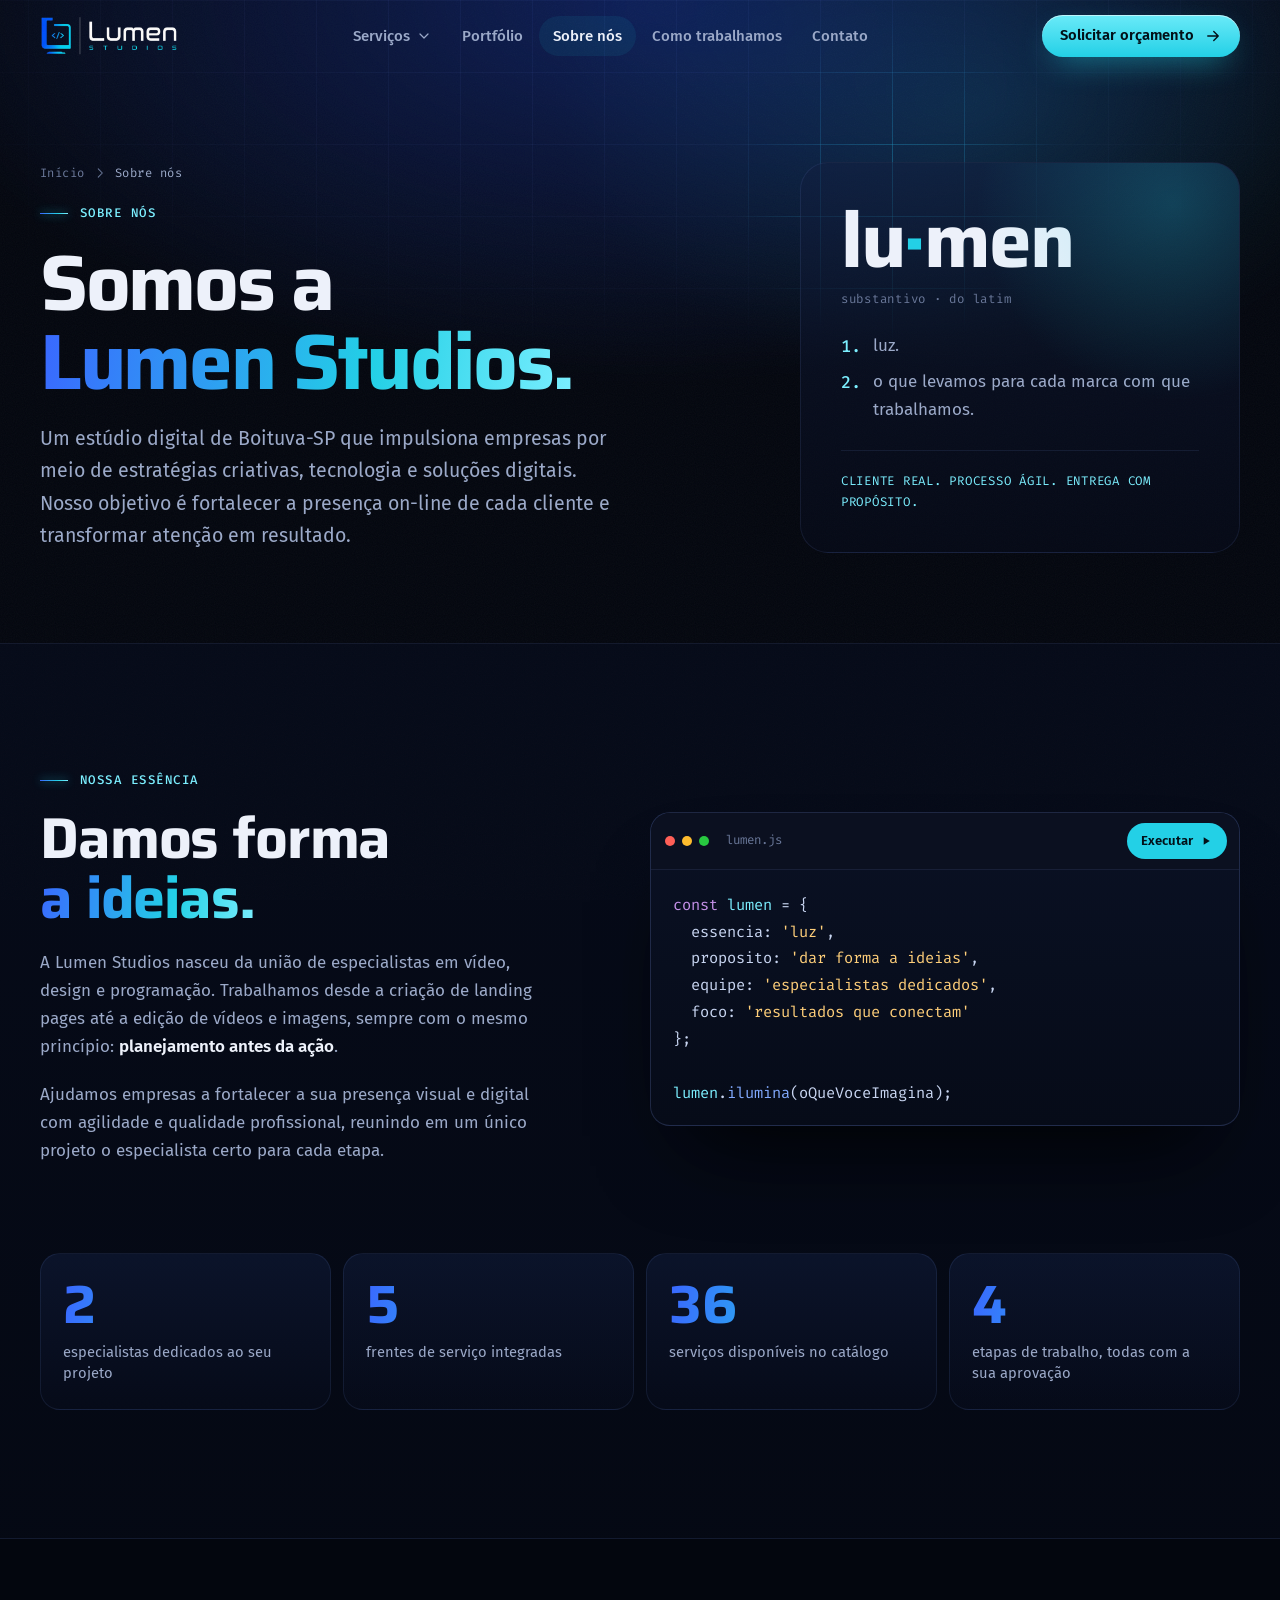
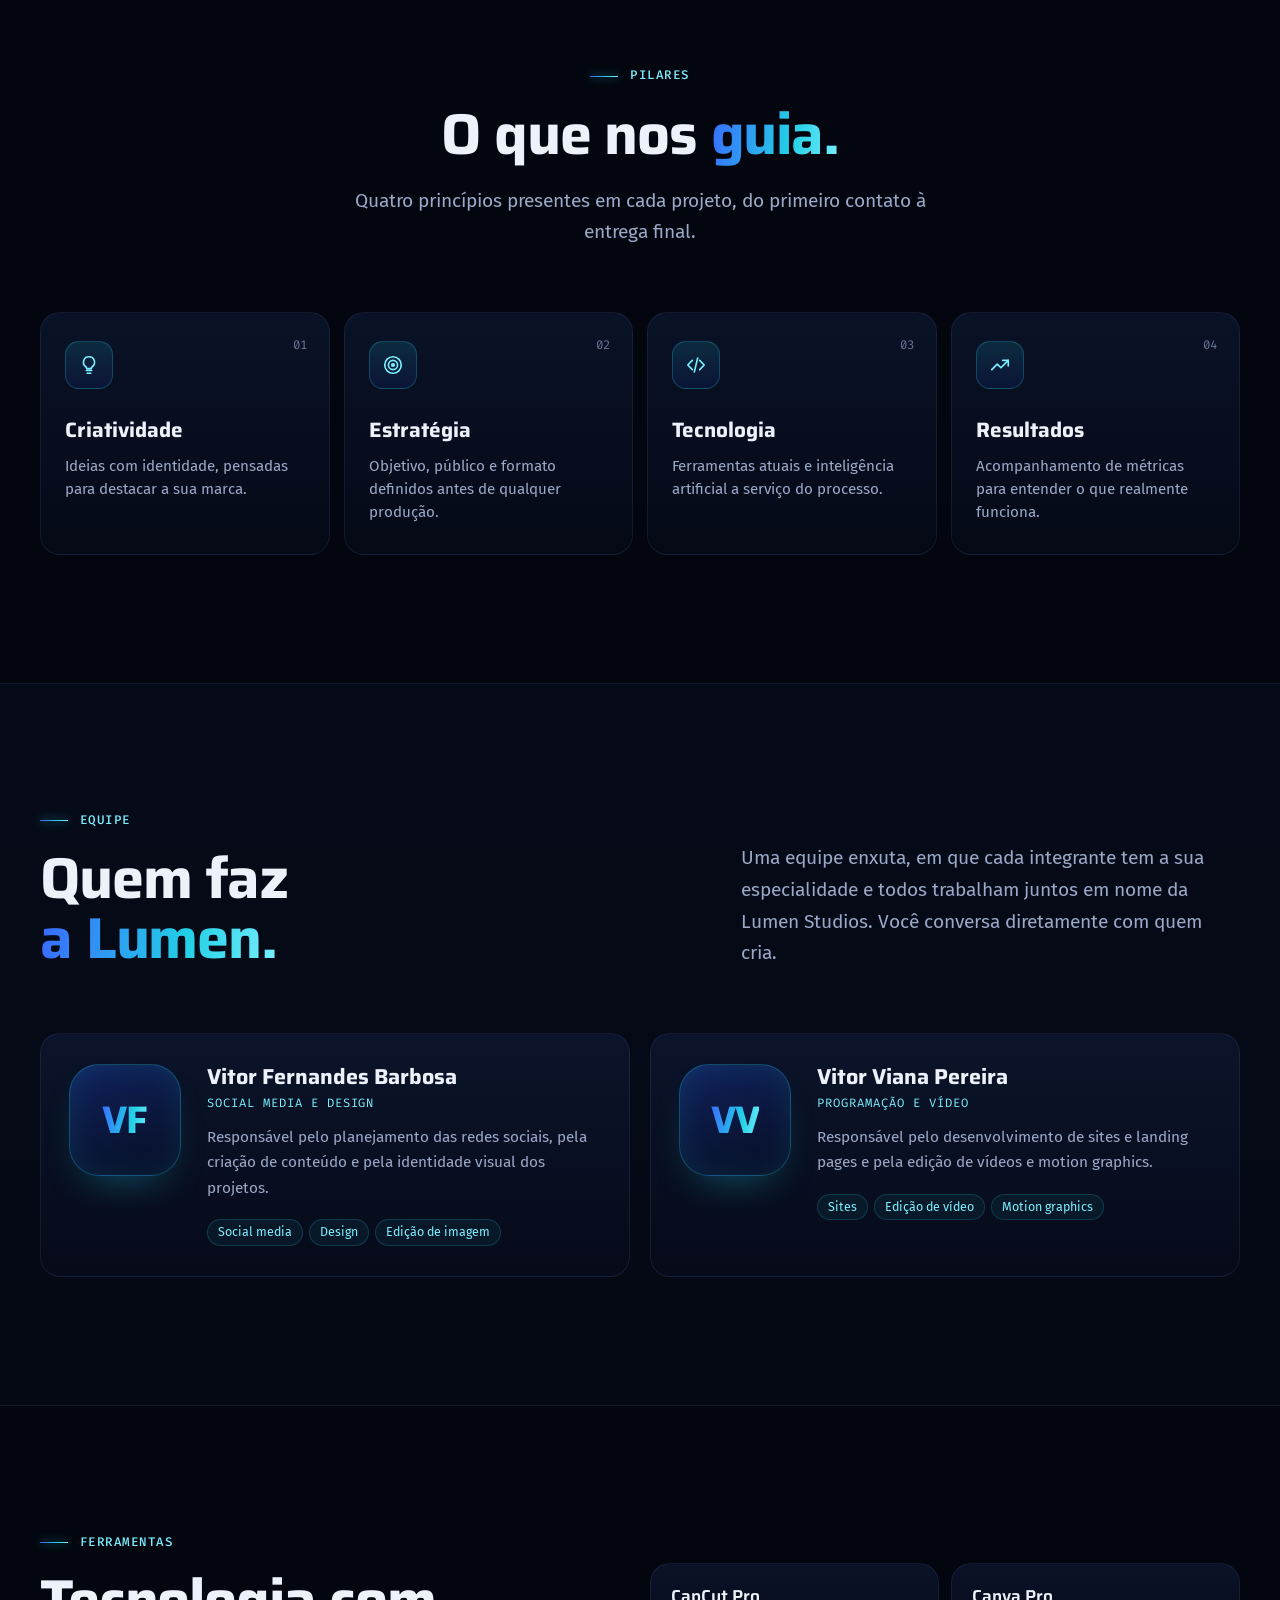
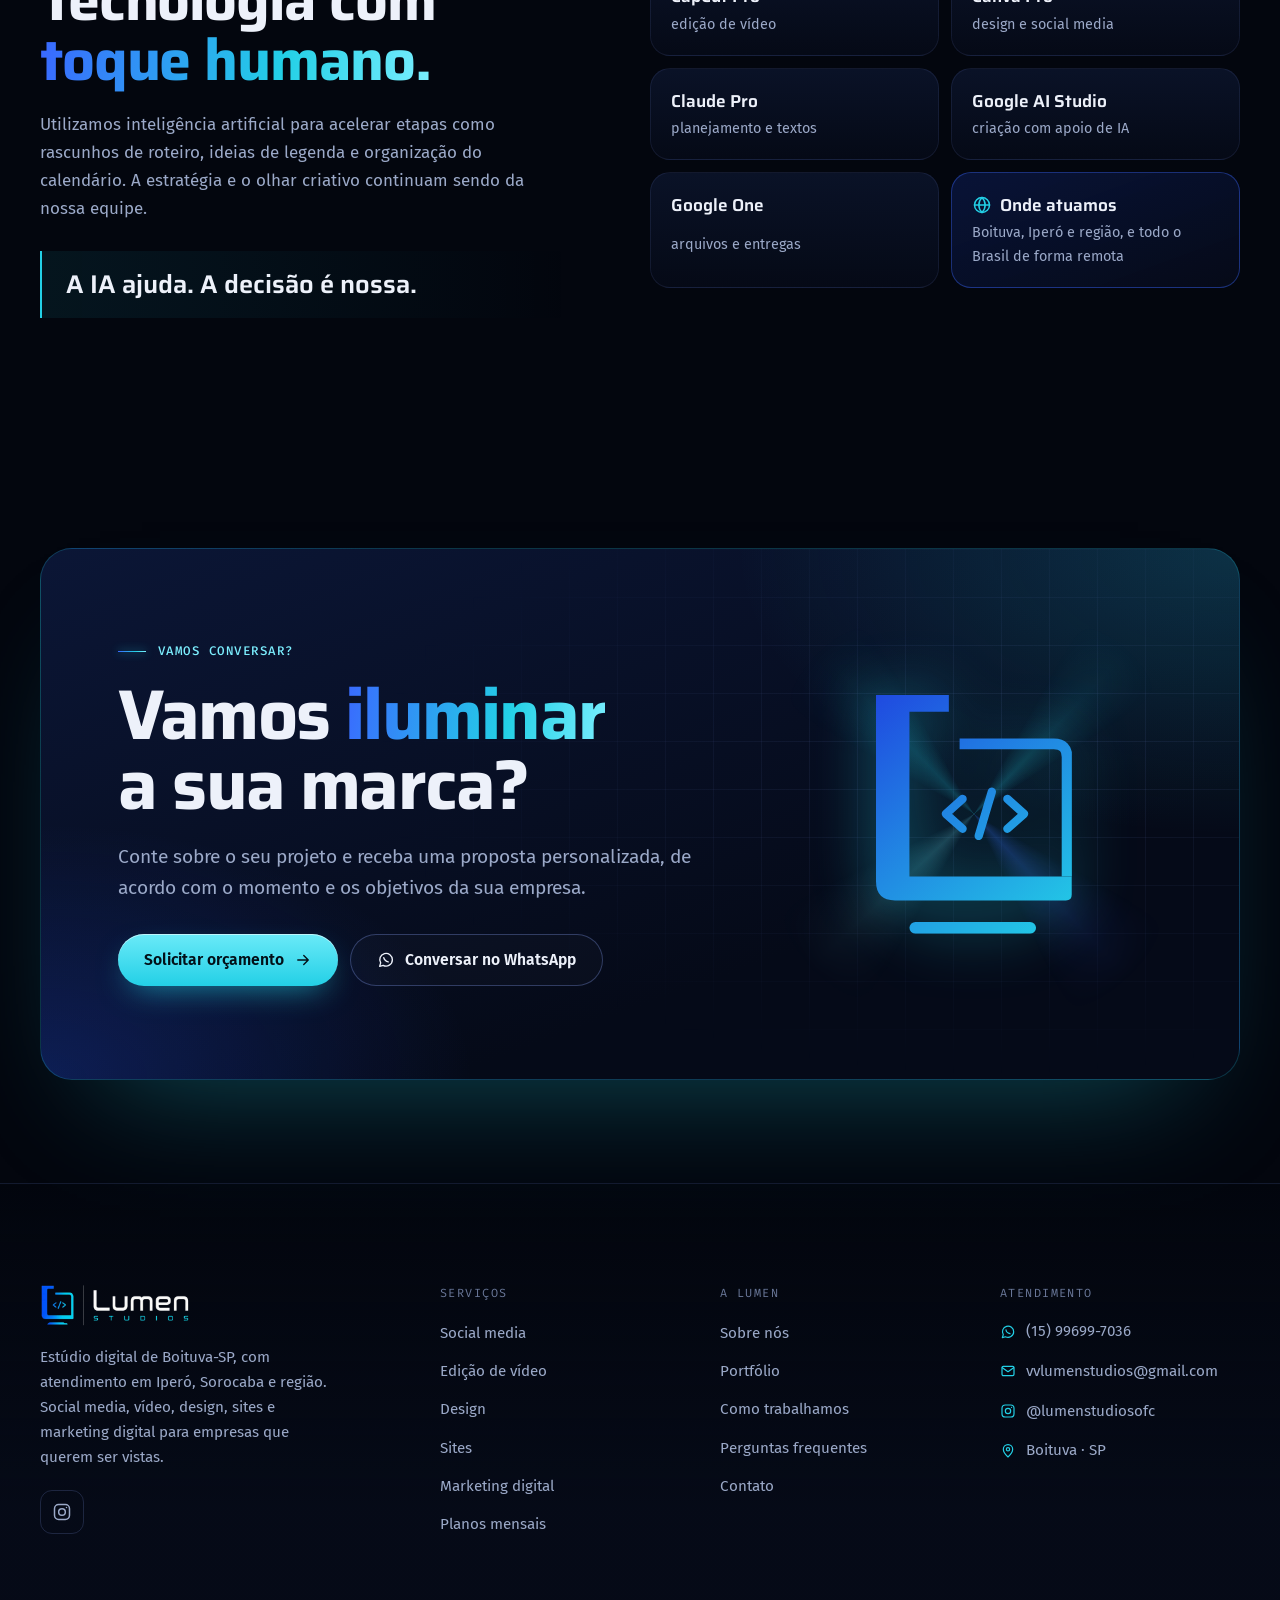
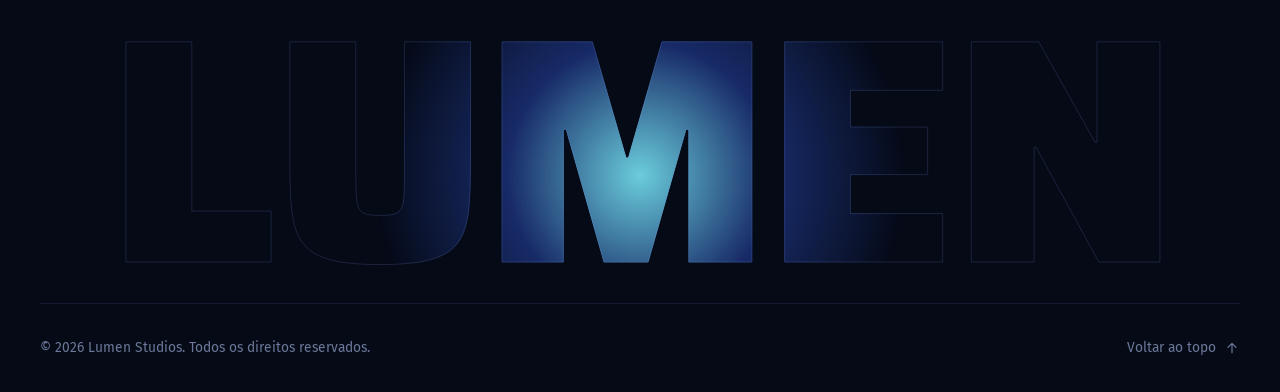
<file: sobre.html>
<!doctype html>
<html lang="pt-BR">
<head>
  <meta charset="utf-8">
  <meta name="viewport" content="width=device-width, initial-scale=1, viewport-fit=cover">
  <title>Sobre nós | Lumen Studios</title>
  <meta name="description" content="Conheça a Lumen Studios, estúdio digital de Boituva-SP que une criatividade, estratégia e tecnologia para fortalecer a presença on-line de empresas.">
  <link rel="canonical" href="https://lumen-studios.vitorfernandesb.workers.dev/sobre.html">
  <meta name="robots" content="index, follow, max-image-preview:large">
  <meta name="theme-color" content="#03060e">
  <meta name="geo.region" content="BR-SP">
  <meta name="geo.placename" content="Boituva">

  <meta property="og:type" content="website">
  <meta property="og:locale" content="pt_BR">
  <meta property="og:site_name" content="Lumen Studios">
  <meta property="og:url" content="https://lumen-studios.vitorfernandesb.workers.dev/sobre.html">
  <meta property="og:title" content="Sobre nós | Lumen Studios">
  <meta property="og:description" content="Conheça a Lumen Studios, estúdio digital de Boituva-SP que une criatividade, estratégia e tecnologia para fortalecer a presença on-line de empresas.">
  <meta property="og:image" content="https://lumen-studios.vitorfernandesb.workers.dev/assets/og-image.png">
  <meta property="og:image:width" content="1200">
  <meta property="og:image:height" content="630">
  <meta property="og:image:alt" content="Lumen Studios: marketing digital e social media em Boituva-SP">
  <meta name="twitter:card" content="summary_large_image">

  <link rel="icon" href="assets/favicon.svg" type="image/svg+xml">
  <link rel="apple-touch-icon" href="assets/apple-touch-icon.png">
  <link rel="manifest" href="site.webmanifest">

  <link rel="preconnect" href="https://fonts.googleapis.com">
  <link rel="preconnect" href="https://fonts.gstatic.com" crossorigin>
  <link rel="stylesheet" href="https://fonts.googleapis.com/css2?family=Fira+Code:wght@400;500&family=Fira+Sans:ital,wght@0,400;0,500;0,600;0,700;1,400&family=Saira:wght@500..900&display=swap">
  <link rel="stylesheet" href="css/style.css">

  <script>document.documentElement.classList.add('js');</script>
  <script src="js/main.js" defer></script>
  <script type="application/ld+json">
  {
    "@context": "https://schema.org",
    "@type": "BreadcrumbList",
    "itemListElement": [
      {
        "@type": "ListItem",
        "position": 1,
        "name": "Início",
        "item": "https://lumen-studios.vitorfernandesb.workers.dev/"
      },
      {
        "@type": "ListItem",
        "position": 2,
        "name": "Sobre nós",
        "item": "https://lumen-studios.vitorfernandesb.workers.dev/sobre.html"
      }
    ]
  }
  </script>
</head>
<body class="page-sobre">
  <!-- Ícones (sprite) -->
  <svg width="0" height="0" style="position:absolute" aria-hidden="true" focusable="false">
    <defs>
      <linearGradient id="markGrad" gradientUnits="userSpaceOnUse" x1="20" y1="18" x2="348" y2="418">
        <stop offset="0" stop-color="#1f4ae0"/>
        <stop offset="1" stop-color="#23d0e6"/>
      </linearGradient>
    </defs>
    <symbol id="i-mark" viewBox="20 18 328 400">
      <path fill="url(#markGrad)" d="M20 18H142V46H76V322H348V352Q348 362 338 362H52Q20 362 20 330Z"/>
      <path fill="none" stroke="url(#markGrad)" stroke-width="18" d="M160 100H318Q340 100 340 122V322"/>
      <g fill="none" stroke="url(#markGrad)" stroke-width="14" stroke-linecap="round" stroke-linejoin="round"><path d="M165 192 137 217l28 25"/><path d="M214 180 192 254"/><path d="m240 192 28 25-28 25"/></g>
      <rect x="76" y="398" width="212" height="20" rx="10" fill="url(#markGrad)"/>
    </symbol>
    <symbol id="i-arrow" viewBox="0 0 24 24"><path d="M5 12h14M13 6l6 6-6 6"/></symbol>
    <symbol id="i-arrow-up" viewBox="0 0 24 24"><path d="M12 19V5M6 11l6-6 6 6"/></symbol>
    <symbol id="i-arrow-up-right" viewBox="0 0 24 24"><path d="M7 17 17 7M8 7h9v9"/></symbol>
    <symbol id="i-arrows-h" viewBox="0 0 24 24"><path d="M9 6 3 12l6 6M15 6l6 6-6 6"/></symbol>
    <symbol id="i-caret" viewBox="0 0 24 24"><path d="m6 9 6 6 6-6"/></symbol>
    <symbol id="i-close" viewBox="0 0 24 24"><path d="M6 6l12 12M18 6 6 18"/></symbol>
    <symbol id="i-chev-left" viewBox="0 0 24 24"><path d="m15 5-7 7 7 7"/></symbol>
    <symbol id="i-chev-right" viewBox="0 0 24 24"><path d="m9 5 7 7-7 7"/></symbol>
    <symbol id="i-expand" viewBox="0 0 24 24"><path d="M14.5 3.5h6v6M9.5 20.5h-6v-6M20.5 3.5l-7 7M3.5 20.5l7-7"/></symbol>
    <symbol id="i-mail" viewBox="0 0 24 24"><rect x="3" y="5" width="18" height="14" rx="2"/><path d="m3.5 7 8.5 6 8.5-6"/></symbol>
    <symbol id="i-chat" viewBox="0 0 24 24"><path d="M20.5 11.6a8.4 8.4 0 0 1-12.3 7.5L3.5 20.5l1.4-4.6a8.4 8.4 0 1 1 15.6-4.3Z"/><path d="M9 8.8c.2 2.4 3 5.2 6 5.6"/></symbol>
    <symbol id="i-instagram" viewBox="0 0 24 24"><rect x="3" y="3" width="18" height="18" rx="5"/><circle cx="12" cy="12" r="4"/><circle cx="17.4" cy="6.6" r=".9" fill="currentColor" stroke="none"/></symbol>
    <symbol id="i-pin" viewBox="0 0 24 24"><path d="M12 21s-7-6.1-7-11.5a7 7 0 0 1 14 0C19 14.9 12 21 12 21Z"/><circle cx="12" cy="9.5" r="2.5"/></symbol>
    <symbol id="i-globe" viewBox="0 0 24 24"><circle cx="12" cy="12" r="9"/><path d="M3 12h18M12 3c2.5 2.5 3.8 5.5 3.8 9s-1.3 6.5-3.8 9M12 3c-2.5 2.5-3.8 5.5-3.8 9s1.3 6.5 3.8 9"/></symbol>
    <symbol id="i-copy" viewBox="0 0 24 24"><rect x="9" y="9" width="12" height="12" rx="2"/><path d="M5 15V5a2 2 0 0 1 2-2h10"/></symbol>
    <symbol id="i-check" viewBox="0 0 24 24"><path d="m5 12.5 4.5 4.5L19 7.5"/></symbol>
    <symbol id="i-checks" viewBox="0 0 24 24"><path d="m2 12.5 4.5 4.5L15 8.5M11.5 15.5 13 17l9-9"/></symbol>
    <symbol id="i-play" viewBox="0 0 24 24"><path d="M8 5.5v13l10.5-6.5z" fill="currentColor" stroke="none"/></symbol>
    <symbol id="i-pause" viewBox="0 0 24 24"><path d="M7 5h3.5v14H7zM13.5 5H17v14h-3.5z" fill="currentColor" stroke="none"/></symbol>
    <symbol id="i-lock" viewBox="0 0 24 24"><rect x="5" y="11" width="14" height="10" rx="2"/><path d="M8 11V8a4 4 0 0 1 8 0v3"/></symbol>
    <symbol id="i-monitor" viewBox="0 0 24 24"><rect x="2.5" y="4" width="19" height="13" rx="2"/><path d="M8 21h8M12 17v4"/></symbol>
    <symbol id="i-tablet" viewBox="0 0 24 24"><rect x="5" y="2.5" width="14" height="19" rx="2"/><path d="M11 18h2"/></symbol>
    <symbol id="i-phone" viewBox="0 0 24 24"><rect x="7" y="2.5" width="10" height="19" rx="2"/><path d="M11 18h2"/></symbol>
    <symbol id="i-search" viewBox="0 0 24 24"><circle cx="11" cy="11" r="7"/><path d="m20 20-3.5-3.5"/></symbol>
    <symbol id="i-spark" viewBox="0 0 24 24"><path d="M9 18h6M10 21h4M12 3a6 6 0 0 0-3.5 10.9c.6.5 1 1.2 1 2.1h5c0-.9.4-1.6 1-2.1A6 6 0 0 0 12 3Z"/></symbol>
    <symbol id="i-target" viewBox="0 0 24 24"><circle cx="12" cy="12" r="9"/><circle cx="12" cy="12" r="5"/><circle cx="12" cy="12" r="1.4" fill="currentColor"/></symbol>
    <symbol id="i-eye" viewBox="0 0 24 24"><path d="M2.5 12S6 5.5 12 5.5 21.5 12 21.5 12 18 18.5 12 18.5 2.5 12 2.5 12Z"/><circle cx="12" cy="12" r="3"/></symbol>
    <symbol id="i-social" viewBox="0 0 24 24"><path d="M20.5 11.6a8.4 8.4 0 0 1-12.3 7.5L3.5 20.5l1.4-4.6a8.4 8.4 0 1 1 15.6-4.3Z"/><path d="M12 15s-3-1.8-3-3.9a1.6 1.6 0 0 1 3-.8 1.6 1.6 0 0 1 3 .8C15 13.2 12 15 12 15Z"/></symbol>
    <symbol id="i-video" viewBox="0 0 24 24"><rect x="2.5" y="6" width="13.5" height="12" rx="2.5"/><path d="m16 10.5 5.5-3.2v9.4L16 13.5"/></symbol>
    <symbol id="i-pen" viewBox="0 0 24 24"><path d="m12 19 7-7 3 3-7 7-3-3Z"/><path d="m18 13-1.5-7.5L2 2l3.5 14.5L13 18l5-5Z"/><path d="m2 2 7.6 7.6"/><circle cx="11" cy="11" r="2"/></symbol>
    <symbol id="i-web" viewBox="0 0 24 24"><rect x="2.5" y="4" width="19" height="16" rx="2.5"/><path d="M2.5 8.5h19"/><path d="m10 12-2.5 2.5L10 17M14 12l2.5 2.5L14 17"/></symbol>
    <symbol id="i-trend" viewBox="0 0 24 24"><path d="m3 17 6-6 4 4 8-8"/><path d="M15 7h6v6"/></symbol>
    <symbol id="i-calendar" viewBox="0 0 24 24"><rect x="3" y="4.5" width="18" height="16.5" rx="2.5"/><path d="M3 9.5h18M8 2.5v4M16 2.5v4"/></symbol>
    <symbol id="i-clock" viewBox="0 0 24 24"><circle cx="12" cy="12" r="9"/><path d="M12 7v5l3.2 2"/></symbol>
    <symbol id="i-user" viewBox="0 0 24 24"><circle cx="12" cy="8" r="4"/><path d="M4.5 20.5a7.5 7.5 0 0 1 15 0"/></symbol>
    <symbol id="i-users" viewBox="0 0 24 24"><circle cx="9" cy="8" r="3.5"/><path d="M2.5 20a6.5 6.5 0 0 1 13 0"/><path d="M16 4.7a3.5 3.5 0 0 1 0 6.6M18 14.3a6.5 6.5 0 0 1 3.5 5.7"/></symbol>
    <symbol id="i-store" viewBox="0 0 24 24"><path d="M3.5 9.5 5 4h14l1.5 5.5"/><path d="M3.5 9.5a2.8 2.8 0 0 0 5.67 0 2.8 2.8 0 0 0 5.66 0 2.8 2.8 0 0 0 5.67 0"/><path d="M5 12.6V20h14v-7.4M10 20v-4.5h4V20"/></symbol>
    <symbol id="i-cart" viewBox="0 0 24 24"><circle cx="9" cy="20" r="1.3"/><circle cx="18" cy="20" r="1.3"/><path d="M2.5 3.5h2.8l2.3 11a1.5 1.5 0 0 0 1.5 1.2h8.6a1.5 1.5 0 0 0 1.5-1.1l1.8-7.1H6"/></symbol>
    <symbol id="i-camera" viewBox="0 0 24 24"><path d="M4 7.5h3l1.6-2.5h6.8L17 7.5h3A1.5 1.5 0 0 1 21.5 9v9.5A1.5 1.5 0 0 1 20 20H4a1.5 1.5 0 0 1-1.5-1.5V9A1.5 1.5 0 0 1 4 7.5Z"/><circle cx="12" cy="13.3" r="3.6"/></symbol>
    <symbol id="i-factory" viewBox="0 0 24 24"><path d="M3 20.5V11l5 3.2V11l5 3.2V11l5 3.2V4h3v16.5Z"/><path d="M2 20.5h20M7 17.5h2M12 17.5h2"/></symbol>
    <symbol id="i-food" viewBox="0 0 24 24"><path d="M6 3v7a2 2 0 0 0 4 0V3M8 10v11"/><path d="M17.5 21V3c-2.3 1.1-3.7 3.5-3.7 6.4V14h3.7"/></symbol>
    <symbol id="i-briefcase" viewBox="0 0 24 24"><rect x="3" y="7" width="18" height="13" rx="2.5"/><path d="M8.5 7V5.5A1.5 1.5 0 0 1 10 4h4a1.5 1.5 0 0 1 1.5 1.5V7M3 12.5h18"/></symbol>
    <symbol id="i-layers" viewBox="0 0 24 24"><path d="m12 3 9 5-9 5-9-5 9-5Z"/><path d="m3 13 9 5 9-5"/></symbol>
    <symbol id="i-repeat" viewBox="0 0 24 24"><path d="m17 2.5 3.5 3.5L17 9.5"/><path d="M3.5 11V9.5A3.5 3.5 0 0 1 7 6h13.5"/><path d="m7 21.5-3.5-3.5L7 14.5"/><path d="M20.5 13v1.5A3.5 3.5 0 0 1 17 18H3.5"/></symbol>
    <symbol id="i-zap" viewBox="0 0 24 24"><path d="M13 2.5 4.5 13.5H12l-1 8 8.5-11H12l1-8Z"/></symbol>
    <symbol id="i-link" viewBox="0 0 24 24"><path d="M10 14a4.5 4.5 0 0 0 6.4 0l3.2-3.2a4.5 4.5 0 0 0-6.4-6.4L11.6 6"/><path d="M14 10a4.5 4.5 0 0 0-6.4 0l-3.2 3.2a4.5 4.5 0 0 0 6.4 6.4l1.6-1.6"/></symbol>
    <symbol id="i-image" viewBox="0 0 24 24"><rect x="3" y="4" width="18" height="16" rx="2.5"/><circle cx="8.5" cy="9.5" r="1.8"/><path d="m21 15.5-5-5L5 20"/></symbol>
    <symbol id="i-chart" viewBox="0 0 24 24"><path d="M3.5 20.5h17M6.5 16.5v-5M11 16.5V7M15.5 16.5v-7M20 16.5V4.5"/></symbol>
    <symbol id="i-cursor" viewBox="0 0 24 24"><path d="M5 3.5 18.5 12l-6 1.6-2.8 5.9Z"/></symbol>
    <symbol id="i-type" viewBox="0 0 24 24"><path d="M4.5 7V4.5h15V7M12 4.5v15M9 19.5h6"/></symbol>
    <symbol id="i-palette" viewBox="0 0 24 24"><path d="M12 3a9 9 0 1 0 0 18c1 0 1.7-.8 1.7-1.7 0-.5-.2-.9-.5-1.2-.3-.3-.5-.7-.5-1.2 0-1 .8-1.7 1.7-1.7H16a5 5 0 0 0 5-5C21 6.4 17 3 12 3Z"/><circle cx="7.5" cy="11" r="1.2"/><circle cx="10.5" cy="7" r="1.2"/><circle cx="15" cy="7.5" r="1.2"/></symbol>
    <symbol id="i-doc" viewBox="0 0 24 24"><path d="M14 2.5H6.5A1.5 1.5 0 0 0 5 4v16a1.5 1.5 0 0 0 1.5 1.5h11A1.5 1.5 0 0 0 19 20V7.5Z"/><path d="M14 2.5v5h5M8.5 13h7M8.5 17h5"/></symbol>
    <symbol id="i-star" viewBox="0 0 24 24"><path d="m12 3.2 2.7 5.5 6 .9-4.3 4.2 1 6-5.4-2.8-5.4 2.8 1-6-4.3-4.2 6-.9Z"/></symbol>
    <symbol id="i-code" viewBox="0 0 24 24"><path d="m8 7-5 5 5 5M16 7l5 5-5 5M13.8 4.5l-3.6 15"/></symbol>
    <symbol id="i-sun" viewBox="0 0 24 24"><circle cx="12" cy="12" r="4"/><path d="M12 2.5v2M12 19.5v2M2.5 12h2M19.5 12h2M5.3 5.3l1.4 1.4M17.3 17.3l1.4 1.4M5.3 18.7l1.4-1.4M17.3 6.7l1.4-1.4"/></symbol>
  </svg>

  <a class="skip" href="#conteudo">Pular para o conteúdo</a>
  <div class="progress" aria-hidden="true"><span></span></div>

  <!-- Fundo: grade que "acende" onde o cursor passa -->
  <div class="bg" aria-hidden="true">
    <div class="bg__grid"></div>
    <div class="bg__lit"></div>
    <div class="bg__glow"></div>
    <div class="bg__noise"></div>
  </div>

  <!-- ============ CABEÇALHO ============ -->
  <header class="header">
    <div class="container header__inner">
      <a href="index.html" class="brand" aria-label="Lumen Studios, página inicial">
        <img src="assets/logo-lumen.png" alt="Lumen Studios" width="154" height="44">
      </a>

      <nav class="nav" id="menu" aria-label="Navegação principal">
        <ul class="nav__list">
          <li class="nav__item nav__item--drop" data-drop>
            <button class="nav__link nav__trigger" type="button" aria-expanded="false" aria-controls="menu-servicos" data-page="servicos">
              Serviços <svg class="i nav__caret" aria-hidden="true"><use href="#i-caret"/></svg>
            </button>
            <div class="drop" id="menu-servicos">
              <ul class="drop__list">
                <li><a class="drop__link" href="servicos.html#social-media"><span class="icon-box"><svg class="i" aria-hidden="true"><use href="#i-social"/></svg></span><span><b>Social media</b><small>Planejamento, conteúdo e gestão das redes</small></span></a></li>
                <li><a class="drop__link" href="servicos.html#video"><span class="icon-box"><svg class="i" aria-hidden="true"><use href="#i-video"/></svg></span><span><b>Edição de vídeo</b><small>Reels, TikTok, Shorts e vídeos de produto</small></span></a></li>
                <li><a class="drop__link" href="servicos.html#design"><span class="icon-box"><svg class="i" aria-hidden="true"><use href="#i-pen"/></svg></span><span><b>Design</b><small>Identidade visual, artes e edição de imagem</small></span></a></li>
                <li><a class="drop__link" href="servicos.html#sites"><span class="icon-box"><svg class="i" aria-hidden="true"><use href="#i-web"/></svg></span><span><b>Sites</b><small>Landing pages e sites institucionais</small></span></a></li>
                <li><a class="drop__link" href="servicos.html#marketing-digital"><span class="icon-box"><svg class="i" aria-hidden="true"><use href="#i-trend"/></svg></span><span><b>Marketing digital</b><small>Tráfego pago, SEO local e consultoria</small></span></a></li>
              </ul>
              <a class="drop__feature" href="servicos.html#planos">
                <span class="drop__kicker">Planos mensais</span>
                <b>Start, Vídeo e Growth</b>
                <span class="drop__text">Presença contínua nas redes, com escopo definido e acompanhamento dos resultados.</span>
                <span class="drop__go">Conhecer os planos <svg class="i" aria-hidden="true"><use href="#i-arrow"/></svg></span>
              </a>
              <a class="drop__all" href="servicos.html#catalogo">Catálogo completo, com 36 serviços <svg class="i" aria-hidden="true"><use href="#i-arrow"/></svg></a>
            </div>
          </li>
          <li class="nav__item"><a class="nav__link" href="portfolio.html" data-page="portfolio">Portfólio</a></li>
          <li class="nav__item"><a class="nav__link" href="sobre.html" data-page="sobre" aria-current="page">Sobre nós</a></li>
          <li class="nav__item"><a class="nav__link" href="como-trabalhamos.html" data-page="como-trabalhamos">Como trabalhamos</a></li>
          <li class="nav__item"><a class="nav__link" href="contato.html" data-page="contato">Contato</a></li>
        </ul>

        <div class="nav__foot">
          <a class="btn btn--primary" href="contato.html#formulario">Solicitar orçamento <svg class="i" aria-hidden="true"><use href="#i-arrow"/></svg></a>
          <p class="nav__contacts">
            <a href="https://wa.me/5515996997036" target="_blank" rel="noopener"><svg class="i" aria-hidden="true"><use href="#i-chat"/></svg>WhatsApp</a>
            <a href="https://www.instagram.com/lumenstudiosofc/" target="_blank" rel="noopener"><svg class="i" aria-hidden="true"><use href="#i-instagram"/></svg>Instagram</a>
          </p>
        </div>
      </nav>

      <a class="btn btn--primary btn--sm header__cta magnetic" href="contato.html#formulario">Solicitar orçamento <svg class="i" aria-hidden="true"><use href="#i-arrow"/></svg></a>

      <button class="menu-toggle" type="button" aria-expanded="false" aria-controls="menu" aria-label="Abrir menu">
        <span></span><span></span>
      </button>
    </div>
  </header>
  <main id="conteudo">
    <!-- ============ TOPO DA PÁGINA ============ -->
    <section class="page-hero" aria-labelledby="page-title">
      <div class="container page-hero__grid">
        <div class="page-hero__copy">
          <nav class="crumbs reveal" aria-label="Você está em">
            <a href="index.html">Início</a><svg class="i" aria-hidden="true"><use href="#i-chev-right"/></svg><span aria-current="page">Sobre nós</span>
          </nav>
          <p class="eyebrow">Sobre nós</p>
          <h1 class="page-hero__title reveal" id="page-title" style="--d:.06s">Somos a<br><span class="hl">Lumen Studios.</span></h1>
          <p class="page-hero__lead reveal" style="--d:.12s">Um estúdio digital de Boituva-SP que impulsiona empresas por meio de estratégias criativas, tecnologia e soluções digitais. Nosso objetivo é fortalecer a presença on-line de cada cliente e transformar atenção em resultado.</p>
        </div>

        <div class="dict card reveal" style="--d:.16s">
          <p class="dict__word">lu<span>·</span>men</p>
          <p class="dict__meta">substantivo · do latim</p>
          <p class="dict__def"><b>1.</b><span>luz.</span></p>
          <p class="dict__def"><b>2.</b><span>o que levamos para cada marca com que trabalhamos.</span></p>
          <p class="dict__foot">Cliente real. Processo ágil. Entrega com propósito.</p>
        </div>
      </div>
    </section>

    <!-- ============ ESSÊNCIA ============ -->
    <section class="section section--band" aria-labelledby="essencia-title">
      <div class="container essence">
        <div class="copy">
          <p class="eyebrow">Nossa essência</p>
          <h2 class="title reveal" id="essencia-title">Damos forma<br><span class="hl">a ideias.</span></h2>
          <p class="reveal" style="--d:.06s">A Lumen Studios nasceu da união de especialistas em vídeo, design e programação. Trabalhamos desde a criação de landing pages até a edição de vídeos e imagens, sempre com o mesmo princípio: <strong>planejamento antes da ação</strong>.</p>
          <p class="reveal" style="--d:.12s">Ajudamos empresas a fortalecer a sua presença visual e digital com agilidade e qualidade profissional, reunindo em um único projeto o especialista certo para cada etapa.</p>
        </div>

        <div class="code reveal" style="--d:.1s" data-code>
          <div class="code__bar">
            <i></i><i></i><i></i>
            <span class="code__file">lumen.js</span>
            <button class="code__run" type="button" data-code-run>Executar <svg class="i" aria-hidden="true"><use href="#i-play"/></svg></button>
          </div>
          <pre class="code__body"><code><span class="code__line"><span class="tk-k">const</span> <span class="tk-v">lumen</span> = {</span>
<span class="code__line">  essencia: <span class="tk-s">'luz'</span>,</span>
<span class="code__line">  proposito: <span class="tk-s">'dar forma a ideias'</span>,</span>
<span class="code__line">  equipe: <span class="tk-s">'especialistas dedicados'</span>,</span>
<span class="code__line">  foco: <span class="tk-s">'resultados que conectam'</span></span>
<span class="code__line">};</span>
<span class="code__line"> </span>
<span class="code__line"><span class="tk-v">lumen</span>.<span class="tk-f">ilumina</span>(oQueVoceImagina);</span></code></pre>
          <p class="code__out" data-code-out aria-live="polite"></p>
        </div>
      </div>

      <div class="container">
        <ul class="facts">
          <li class="card reveal"><b data-count="2">2</b><span>especialistas dedicados ao seu projeto</span></li>
          <li class="card reveal" style="--d:.06s"><b data-count="5">5</b><span>frentes de serviço integradas</span></li>
          <li class="card reveal" style="--d:.12s"><b data-count="36">36</b><span>serviços disponíveis no catálogo</span></li>
          <li class="card reveal" style="--d:.18s"><b data-count="4">4</b><span>etapas de trabalho, todas com a sua aprovação</span></li>
        </ul>
      </div>
    </section>

    <!-- ============ PILARES ============ -->
    <section class="section" aria-labelledby="pilares-title">
      <div class="container">
        <header class="section__head section__head--center">
          <p class="eyebrow">Pilares</p>
          <h2 class="title reveal" id="pilares-title">O que nos <span class="hl">guia.</span></h2>
          <p class="lead reveal" style="--d:.06s">Quatro princípios presentes em cada projeto, do primeiro contato à entrega final.</p>
        </header>
        <ul class="pillars">
          <li class="pillar card glow-card reveal"><span class="pillar__n">01</span><span class="icon-box"><svg class="i" aria-hidden="true"><use href="#i-spark"/></svg></span><h3>Criatividade</h3><p>Ideias com identidade, pensadas para destacar a sua marca.</p></li>
          <li class="pillar card glow-card reveal" style="--d:.06s"><span class="pillar__n">02</span><span class="icon-box"><svg class="i" aria-hidden="true"><use href="#i-target"/></svg></span><h3>Estratégia</h3><p>Objetivo, público e formato definidos antes de qualquer produção.</p></li>
          <li class="pillar card glow-card reveal" style="--d:.12s"><span class="pillar__n">03</span><span class="icon-box"><svg class="i" aria-hidden="true"><use href="#i-code"/></svg></span><h3>Tecnologia</h3><p>Ferramentas atuais e inteligência artificial a serviço do processo.</p></li>
          <li class="pillar card glow-card reveal" style="--d:.18s"><span class="pillar__n">04</span><span class="icon-box"><svg class="i" aria-hidden="true"><use href="#i-trend"/></svg></span><h3>Resultados</h3><p>Acompanhamento de métricas para entender o que realmente funciona.</p></li>
        </ul>
      </div>
    </section>

    <!-- ============ EQUIPE ============ -->
    <section class="section section--band" aria-labelledby="equipe-title">
      <div class="container">
        <header class="section__head section__head--split">
          <div class="copy">
            <p class="eyebrow">Equipe</p>
            <h2 class="title reveal" id="equipe-title">Quem faz<br><span class="hl">a Lumen.</span></h2>
          </div>
          <p class="lead reveal" style="--d:.08s">Uma equipe enxuta, em que cada integrante tem a sua especialidade e todos trabalham juntos em nome da Lumen Studios. Você conversa diretamente com quem cria.</p>
        </header>

        <div class="members">
          <!-- Para usar uma foto real, troque o <span> de .member__avatar por:
               <img src="assets/vitor-fernandes.jpg" alt="" width="224" height="224" loading="lazy"> -->
          <article class="member card reveal">
            <div class="member__avatar" aria-hidden="true"><span>VF</span></div>
            <div class="member__info">
              <h3 class="member__name">Vitor Fernandes Barbosa</h3>
              <p class="member__role">Social media e design</p>
              <p>Responsável pelo planejamento das redes sociais, pela criação de conteúdo e pela identidade visual dos projetos.</p>
              <ul class="tags"><li>Social media</li><li>Design</li><li>Edição de imagem</li></ul>
            </div>
          </article>
          <article class="member card reveal" style="--d:.08s">
            <div class="member__avatar" aria-hidden="true"><span>VV</span></div>
            <div class="member__info">
              <h3 class="member__name">Vitor Viana Pereira</h3>
              <p class="member__role">Programação e vídeo</p>
              <p>Responsável pelo desenvolvimento de sites e landing pages e pela edição de vídeos e motion graphics.</p>
              <ul class="tags"><li>Sites</li><li>Edição de vídeo</li><li>Motion graphics</li></ul>
            </div>
          </article>
        </div>
      </div>
    </section>

    <!-- ============ FERRAMENTAS ============ -->
    <section class="section" aria-labelledby="ferramentas-title">
      <div class="container tools-sec">
        <div class="copy">
          <p class="eyebrow">Ferramentas</p>
          <h2 class="title reveal" id="ferramentas-title">Tecnologia com<br><span class="hl">toque humano.</span></h2>
          <p class="reveal" style="--d:.06s">Utilizamos inteligência artificial para acelerar etapas como rascunhos de roteiro, ideias de legenda e organização do calendário. A estratégia e o olhar criativo continuam sendo da nossa equipe.</p>
          <blockquote class="quote reveal" style="--d:.12s"><p>A IA ajuda. A decisão é nossa.</p></blockquote>
        </div>
        <ul class="tools">
          <li class="tool card reveal"><b>CapCut Pro</b><span>edição de vídeo</span></li>
          <li class="tool card reveal" style="--d:.05s"><b>Canva Pro</b><span>design e social media</span></li>
          <li class="tool card reveal" style="--d:.1s"><b>Claude Pro</b><span>planejamento e textos</span></li>
          <li class="tool card reveal" style="--d:.15s"><b>Google AI Studio</b><span>criação com apoio de IA</span></li>
          <li class="tool card reveal" style="--d:.2s"><b>Google One</b><span>arquivos e entregas</span></li>
          <li class="tool tool--area card reveal" style="--d:.25s"><b><svg class="i" aria-hidden="true"><use href="#i-globe"/></svg>Onde atuamos</b><span>Boituva, Iperó e região, e todo o Brasil de forma remota</span></li>
        </ul>
      </div>
    </section>
    <!-- ============ CHAMADA FINAL ============ -->
    <section class="cta" aria-labelledby="cta-title">
      <div class="container">
        <div class="cta__panel reveal">
          <div class="cta__copy">
            <p class="eyebrow">Vamos conversar?</p>
            <h2 class="cta__title" id="cta-title">Vamos <span class="hl">iluminar</span><br>a sua marca?</h2>
            <p class="lead">Conte sobre o seu projeto e receba uma proposta personalizada, de acordo com o momento e os objetivos da sua empresa.</p>
            <div class="actions">
              <a class="btn btn--primary magnetic" href="contato.html#formulario">Solicitar orçamento <svg class="i" aria-hidden="true"><use href="#i-arrow"/></svg></a>
              <a class="btn btn--ghost magnetic" href="https://wa.me/5515996997036?text=Ol%C3%A1%2C%20Lumen%20Studios!%20Vim%20pelo%20site%20e%20gostaria%20de%20conversar%20sobre%20um%20projeto." target="_blank" rel="noopener"><svg class="i" aria-hidden="true"><use href="#i-chat"/></svg>Conversar no WhatsApp</a>
            </div>
          </div>
          <div class="cta__art" aria-hidden="true">
            <span class="cta__rays"></span>
            <svg class="cta__mark" viewBox="0 0 328 400"><use href="#i-mark"/></svg>
          </div>
        </div>
      </div>
    </section>
  </main>

  <!-- ============ RODAPÉ ============ -->
  <footer class="footer">
    <div class="container">
      <div class="footer__top">
        <div class="footer__brand">
          <a href="index.html" class="brand" aria-label="Lumen Studios, página inicial">
            <img src="assets/logo-lumen.png" alt="Lumen Studios" width="154" height="44" loading="lazy">
          </a>
          <p class="footer__tag">Estúdio digital de Boituva-SP, com atendimento em Iperó, Sorocaba e região. Social media, vídeo, design, sites e marketing digital para empresas que querem ser vistas.</p>
          <a class="footer__social" href="https://www.instagram.com/lumenstudiosofc/" target="_blank" rel="noopener" aria-label="Instagram da Lumen Studios">
            <svg class="i" aria-hidden="true"><use href="#i-instagram"/></svg>
          </a>
        </div>

        <nav class="footer__col" aria-label="Serviços">
          <p class="footer__title">Serviços</p>
          <ul>
            <li><a href="servicos.html#social-media">Social media</a></li>
            <li><a href="servicos.html#video">Edição de vídeo</a></li>
            <li><a href="servicos.html#design">Design</a></li>
            <li><a href="servicos.html#sites">Sites</a></li>
            <li><a href="servicos.html#marketing-digital">Marketing digital</a></li>
            <li><a href="servicos.html#planos">Planos mensais</a></li>
          </ul>
        </nav>

        <nav class="footer__col" aria-label="A Lumen">
          <p class="footer__title">A Lumen</p>
          <ul>
            <li><a href="sobre.html">Sobre nós</a></li>
            <li><a href="portfolio.html">Portfólio</a></li>
            <li><a href="como-trabalhamos.html">Como trabalhamos</a></li>
            <li><a href="como-trabalhamos.html#duvidas">Perguntas frequentes</a></li>
            <li><a href="contato.html">Contato</a></li>
          </ul>
        </nav>

        <div class="footer__col">
          <p class="footer__title">Atendimento</p>
          <ul class="footer__contact">
            <li><a href="https://wa.me/5515996997036" target="_blank" rel="noopener"><svg class="i" aria-hidden="true"><use href="#i-chat"/></svg>(15) 99699-7036</a></li>
            <li><a href="mailto:vvlumenstudios@gmail.com"><svg class="i" aria-hidden="true"><use href="#i-mail"/></svg>vvlumenstudios@gmail.com</a></li>
            <li><a href="https://www.instagram.com/lumenstudiosofc/" target="_blank" rel="noopener"><svg class="i" aria-hidden="true"><use href="#i-instagram"/></svg>@lumenstudiosofc</a></li>
            <li><span><svg class="i" aria-hidden="true"><use href="#i-pin"/></svg>Boituva · SP</span></li>
          </ul>
        </div>
      </div>

      <p class="footer__giant" aria-hidden="true">LUMEN</p>

      <div class="footer__bottom">
        <span>© <span data-year>2026</span> Lumen Studios. Todos os direitos reservados.</span>
        <a class="to-top" href="#conteudo">Voltar ao topo <svg class="i" aria-hidden="true"><use href="#i-arrow-up"/></svg></a>
      </div>
    </div>
  </footer>

  <a class="fab" href="https://wa.me/5515996997036?text=Ol%C3%A1%2C%20Lumen%20Studios!%20Vim%20pelo%20site%20e%20gostaria%20de%20conversar%20sobre%20um%20projeto." target="_blank" rel="noopener" aria-label="Conversar no WhatsApp">
    <svg class="i" aria-hidden="true"><use href="#i-chat"/></svg>
  </a>

  <div class="toast" id="toast" role="status" aria-live="polite"></div>
</body>
</html>
</file>
<file: css/style.css>
/* ==========================================================================
   Lumen Studios — folha de estilos
   Identidade: azul-noite, azul royal e ciano (as cores do logotipo), com a luz
   como fio condutor: "lumen", em latim, significa luz.

   Índice
   1. Base               6. Início             10. Sobre nós
   2. Componentes        7. Páginas internas   11. Como trabalhamos
   3. Fundo              8. Serviços           12. Contato
   4. Cabeçalho          9. Portfólio          13. Página 404
   5. Rodapé                                   14. Animações
   ========================================================================== */

:root {
  --bg: #03060e;
  --bg-2: #060b18;
  --panel: #0a1226;
  --panel-2: #0e1834;
  --royal: #1f4ae0;
  --royal-2: #3a66ff;
  --cyan: #23d0e6;
  --cyan-2: #7cefff;
  --ink: #021018;
  --text: #edf1fa;
  --muted: #9ba9c8;
  --dim: #6a7899;
  --line: rgba(140, 165, 255, 0.1);
  --line-2: rgba(140, 165, 255, 0.18);
  --line-3: rgba(140, 165, 255, 0.3);
  --ok: #3ee0a4;
  --warm: #ffcf7a;
  --paper: #f4f1ea;
  --note-1: #66dded;
  --note-2: #27bcd1;
  --grad: linear-gradient(100deg, #3a66ff 0%, #23d0e6 62%, #7cefff 100%);
  --glass: linear-gradient(180deg, rgba(18, 30, 64, 0.5), rgba(8, 13, 30, 0.5));

  --f-display: "Saira", "Segoe UI", system-ui, sans-serif;
  --f-body: "Fira Sans", "Segoe UI", system-ui, sans-serif;
  --f-mono: "Fira Code", ui-monospace, "SFMono-Regular", Consolas, monospace;
  --f-hand: "Permanent Marker", "Comic Sans MS", cursive;

  --container: 1240px;
  --gutter: clamp(16px, 4vw, 40px);
  --header-h: 72px;
  --radius: 20px;
  --ease: cubic-bezier(0.2, 0.8, 0.2, 1);
}

/* ==========================================================================
   1. Base
   ========================================================================== */
*,
*::before,
*::after { box-sizing: border-box; }

html {
  scroll-behavior: smooth;
  scroll-padding-top: calc(var(--header-h) + 16px);
  -webkit-text-size-adjust: 100%;
  color-scheme: dark;
}

body {
  margin: 0;
  min-height: 100vh;
  background: var(--bg);
  color: var(--text);
  font-family: var(--f-body);
  font-size: 1.0625rem;
  line-height: 1.65;
  overflow-x: hidden;
  -webkit-font-smoothing: antialiased;
  -moz-osx-font-smoothing: grayscale;
}
html.menu-open body { overflow: hidden; }

img, svg, video { display: block; max-width: 100%; }
img { height: auto; }
a { color: inherit; text-decoration: none; }
button { font: inherit; color: inherit; background: none; border: 0; padding: 0; cursor: pointer; }
input, textarea, select { font: inherit; color: inherit; }
ul, ol { margin: 0; padding: 0; list-style: none; }
h1, h2, h3, h4, p, figure, dl, dd, blockquote { margin: 0; }
strong { color: var(--text); font-weight: 600; }
em { font-style: normal; color: var(--text); }
mark { background: none; color: var(--cyan); font-weight: 600; }

::selection { background: var(--cyan); color: var(--ink); }
:focus-visible { outline: 2px solid var(--cyan); outline-offset: 3px; border-radius: 6px; }

.i {
  width: 20px; height: 20px; flex: none;
  fill: none; stroke: currentColor; stroke-width: 1.8; stroke-linecap: round; stroke-linejoin: round;
}

.container {
  width: 100%;
  max-width: calc(var(--container) + var(--gutter) * 2);
  margin-inline: auto;
  padding-inline: var(--gutter);
}

main, .footer { position: relative; z-index: 1; }

.sr-only {
  position: absolute !important; width: 1px; height: 1px; padding: 0; margin: -1px;
  overflow: hidden; clip: rect(0 0 0 0); white-space: nowrap; border: 0;
}

.skip {
  position: fixed; left: 16px; top: -64px; z-index: 100;
  padding: 10px 16px; border-radius: 10px;
  background: var(--cyan); color: var(--ink); font-weight: 600;
  transition: top 0.2s;
}
.skip:focus { top: 12px; }

/* Transição suave entre as páginas (navegadores compatíveis) */
@view-transition { navigation: auto; }
::view-transition-old(root),
::view-transition-new(root) { animation-duration: 0.35s; }

/* ==========================================================================
   2. Componentes
   ========================================================================== */

/* ---------- Tipografia ---------- */
.eyebrow {
  display: inline-flex; align-items: center; gap: 12px;
  font-family: var(--f-mono); font-weight: 500; font-size: 0.78rem; line-height: 1.4;
  letter-spacing: 0.12em; text-transform: uppercase; color: var(--cyan-2);
}
.eyebrow::before {
  content: ""; flex: none; width: 28px; height: 1px;
  background: var(--grad); box-shadow: 0 0 8px var(--cyan);
}

.title {
  font-family: var(--f-display); font-weight: 700;
  font-size: clamp(2.05rem, 1.25rem + 3.1vw, 3.6rem);
  line-height: 1.04; letter-spacing: -0.02em;
  text-wrap: balance;
}
.hl {
  background: var(--grad);
  -webkit-background-clip: text; background-clip: text;
  color: transparent;
}
.lead {
  color: var(--muted);
  font-size: clamp(1.04rem, 0.98rem + 0.3vw, 1.2rem);
  max-width: 58ch;
}

.copy { display: grid; gap: 20px; align-content: start; min-width: 0; }
.copy > .actions, .copy > .link-arrow { margin-top: 8px; }
.copy > p:not(.eyebrow):not(.lead) { color: var(--muted); max-width: 58ch; }

/* ---------- Seções ---------- */
.section { position: relative; padding-block: clamp(80px, 10vw, 144px); }
.section--tight { padding-block: clamp(56px, 7vw, 96px); }
.section--band {
  background: linear-gradient(180deg, rgba(8, 14, 32, 0.62), rgba(6, 11, 24, 0.62));
  border-block: 1px solid var(--line);
}
.section__head { display: grid; gap: 20px; max-width: 780px; margin-bottom: clamp(40px, 5vw, 64px); }
.section__head--split {
  max-width: none;
  grid-template-columns: minmax(0, 1fr) minmax(0, 0.8fr);
  align-items: end; column-gap: clamp(32px, 6vw, 96px);
}
.section__head--split > .copy { gap: 20px; }
.section__head--center { margin-inline: auto; text-align: center; justify-items: center; }
.section__aside { display: grid; gap: 18px; justify-items: start; }

@media (max-width: 860px) {
  .section__head--split { grid-template-columns: 1fr; row-gap: 20px; }
}

/* ---------- Botões ---------- */
.btn {
  --bx: 0px; --by: 0px;
  position: relative;
  display: inline-flex; align-items: center; justify-content: center; gap: 10px;
  min-height: 52px; padding: 0 26px; border-radius: 999px;
  font-family: var(--f-body); font-weight: 600; font-size: 0.98rem; line-height: 1.2;
  text-align: center; white-space: nowrap;
  transform: translate(var(--bx), var(--by));
  transition: transform 0.35s var(--ease), background-color 0.25s, border-color 0.25s, color 0.25s, box-shadow 0.3s;
}
.btn .i { width: 18px; height: 18px; transition: transform 0.3s var(--ease); }
.btn:hover .i { transform: translateX(3px); }
.btn--primary {
  color: var(--ink);
  background: linear-gradient(180deg, #6aeaf8, var(--cyan));
  box-shadow: inset 0 1px 0 rgba(255, 255, 255, 0.55), 0 12px 32px -12px rgba(35, 208, 230, 0.7);
}
.btn--primary:hover {
  box-shadow: inset 0 1px 0 rgba(255, 255, 255, 0.6), 0 0 0 4px rgba(35, 208, 230, 0.16), 0 18px 40px -12px rgba(35, 208, 230, 0.85);
}
.btn--ghost {
  color: var(--text);
  border: 1px solid var(--line-3);
  background: rgba(255, 255, 255, 0.02);
}
.btn--ghost:hover { border-color: rgba(35, 208, 230, 0.6); background: rgba(35, 208, 230, 0.06); }
.btn--sm { min-height: 42px; padding: 0 18px; font-size: 0.92rem; }

.actions { display: flex; flex-wrap: wrap; gap: 12px; }

@media (max-width: 560px) {
  .actions .btn { flex: 1 1 100%; }
}
/* celulares muito estreitos: o texto do botão pode quebrar em vez de vazar */
@media (max-width: 380px) {
  .btn { white-space: normal; padding: 12px 20px; }
}

.link-arrow {
  display: inline-flex; align-items: center; gap: 8px;
  font-weight: 600; color: var(--cyan-2);
  transition: color 0.2s, gap 0.3s var(--ease);
}
.link-arrow .i { width: 18px; height: 18px; }
.link-arrow:hover { color: var(--text); gap: 12px; }

.text-link { color: var(--cyan-2); text-decoration: underline; text-decoration-color: rgba(124, 239, 255, 0.4); text-underline-offset: 3px; }
.text-link:hover { text-decoration-color: currentColor; }

/* ---------- Selos e etiquetas ---------- */
.chip {
  display: inline-flex; align-items: center; gap: 10px; width: fit-content;
  padding: 7px 14px 7px 11px; border-radius: 999px;
  border: 1px solid var(--line-2); background: rgba(10, 18, 40, 0.6);
  font-family: var(--f-mono); font-size: 0.74rem; line-height: 1.4;
  letter-spacing: 0.08em; text-transform: uppercase; color: var(--muted);
}
.dot {
  flex: none; width: 8px; height: 8px; border-radius: 50%;
  background: var(--cyan); box-shadow: 0 0 12px var(--cyan);
  animation: pulse 2.4s infinite;
}

.tags { display: flex; flex-wrap: wrap; gap: 6px; }
.tags > * {
  padding: 3px 10px; border-radius: 999px;
  font-size: 0.78rem; line-height: 1.5; color: var(--cyan-2);
  background: rgba(35, 208, 230, 0.06); border: 1px solid rgba(35, 208, 230, 0.2);
}

/* ---------- Cards ---------- */
.card {
  position: relative;
  border-radius: var(--radius);
  border: 1px solid var(--line);
  background: var(--glass);
}

/* luz que segue o cursor dentro do card */
.glow-card { position: relative; isolation: isolate; overflow: hidden; }
.glow-card::before,
.glow-card::after {
  content: ""; position: absolute; inset: 0; border-radius: inherit; pointer-events: none;
  opacity: 0; transition: opacity 0.4s;
}
.glow-card::before {
  z-index: -1;
  background: radial-gradient(420px circle at var(--x, 50%) var(--y, 0%), rgba(35, 208, 230, 0.1), transparent 45%);
}
.glow-card::after {
  padding: 1px;
  background: radial-gradient(260px circle at var(--x, 50%) var(--y, 0%), rgba(124, 239, 255, 0.55), transparent 45%);
  -webkit-mask: linear-gradient(#000 0 0) content-box, linear-gradient(#000 0 0);
  -webkit-mask-composite: xor;
  mask: linear-gradient(#000 0 0) content-box exclude, linear-gradient(#000 0 0);
}
.glow-card:hover::before,
.glow-card:hover::after { opacity: 1; }

.icon-box {
  display: grid; place-items: center; flex: none;
  width: 48px; height: 48px; border-radius: 14px;
  color: var(--cyan-2);
  background: linear-gradient(180deg, rgba(35, 208, 230, 0.14), rgba(31, 74, 224, 0.1));
  border: 1px solid rgba(35, 208, 230, 0.25);
  transition: background-color 0.3s, color 0.3s, transform 0.4s var(--ease);
}
.icon-box .i { width: 22px; height: 22px; }

/* Lista com marcadores de verificação */
.checks, .cat__list, .plan__list { display: grid; gap: 12px; }
.checks li, .cat__list li, .plan__list li { position: relative; padding-left: 32px; }
.checks li { color: var(--muted); }
.checks li::before, .cat__list li::before, .plan__list li::before {
  content: ""; position: absolute; left: 0; top: 0.2em;
  width: 20px; height: 20px; border-radius: 6px;
  border: 1px solid rgba(35, 208, 230, 0.3);
  background: rgba(35, 208, 230, 0.1) url("data:image/svg+xml,%3Csvg xmlns='http://www.w3.org/2000/svg' viewBox='0 0 24 24' fill='none' stroke='%237cefff' stroke-width='3' stroke-linecap='round' stroke-linejoin='round'%3E%3Cpath d='m5 12.5 4.5 4.5L19 7.5'/%3E%3C/svg%3E") center / 12px no-repeat;
}

/* Selo "responsável": iniciais de quem cuida da frente */
.who { display: inline-flex; align-items: center; gap: 12px; }
.who__faces { display: flex; }
.who__faces i {
  display: grid; place-items: center; width: 40px; height: 40px; border-radius: 50%;
  font-style: normal; font-family: var(--f-display); font-weight: 700; font-size: 0.82rem; color: var(--ink);
  background: var(--grad); border: 2px solid var(--bg);
}
.who__faces i + i { margin-left: -10px; }
.who__text { display: grid; line-height: 1.3; }
.who__text small {
  font-family: var(--f-mono); font-size: 0.68rem; letter-spacing: 0.1em; text-transform: uppercase; color: var(--dim);
}
.who__text b { font-weight: 600; font-size: 0.96rem; }

/* Celular (moldura) */
.phone {
  flex: none; width: 214px; padding: 9px; border-radius: 34px;
  background: #05080f; border: 1px solid var(--line-3);
  box-shadow: 0 40px 80px -30px rgba(0, 0, 0, 0.9), inset 0 0 0 1px rgba(255, 255, 255, 0.03);
}
.phone__screen { padding: 14px 12px 16px; border-radius: 26px; background: #070c19; overflow: hidden; }

/* ---------- Fita adesiva e post-it ---------- */
.tape {
  position: absolute; z-index: 2;
  width: 96px; height: 28px;
  background: rgba(205, 225, 255, 0.28);
  -webkit-backdrop-filter: blur(1px); backdrop-filter: blur(1px);
  clip-path: polygon(0 12%, 3% 0, 97% 6%, 100% 0, 98% 50%, 100% 92%, 96% 100%, 4% 94%, 0 100%, 2% 50%);
  box-shadow: inset 0 0 12px rgba(255, 255, 255, 0.15);
}
.tape--royal { background: rgba(31, 74, 224, 0.92); }
.tape--cyan { background: rgba(35, 208, 230, 0.75); }

.note {
  position: relative;
  padding: 34px 24px 26px;
  font-family: var(--f-hand); font-size: 1.12rem; line-height: 1.25;
  text-transform: uppercase; color: var(--ink);
  background: linear-gradient(165deg, var(--note-1) 0%, var(--note-2) 70%, #20a9be 100%);
  box-shadow: 0 26px 40px -18px rgba(0, 0, 0, 0.85), inset 0 -24px 30px -24px rgba(0, 0, 0, 0.3);
  transform: translate3d(var(--px, 0), var(--py, 0), 0) rotate(var(--rot, -4deg));
}
.note .tape { top: -12px; left: 50%; margin-left: -48px; transform: rotate(-3deg); }

/* Título "de impacto": caixa alta pesada, como nas peças da marca */
.title--loud {
  font-weight: 900; text-transform: uppercase; letter-spacing: -0.01em;
  font-size: clamp(2.4rem, 1.3rem + 4.2vw, 4.4rem); line-height: 0.92;
}
.glow-text { color: var(--cyan); text-shadow: 0 0 40px rgba(35, 208, 230, 0.45); }

/* ---------- Revelar ao rolar ---------- */
.js .reveal {
  opacity: 0; translate: 0 26px;
  transition: opacity 0.8s var(--ease) var(--d, 0s), translate 0.8s var(--ease) var(--d, 0s);
}
.js .reveal.is-in { opacity: 1; translate: 0 0; }

/* ---------- Chamada final (antes do rodapé) ---------- */
.cta { position: relative; padding-block: clamp(56px, 8vw, 112px); }
.cta__panel {
  position: relative; overflow: hidden; isolation: isolate;
  display: grid; grid-template-columns: minmax(0, 1.25fr) minmax(0, 0.75fr); align-items: center; gap: 40px;
  padding: clamp(32px, 6vw, 80px);
  border-radius: 32px; border: 1px solid rgba(35, 208, 230, 0.22);
  background:
    radial-gradient(70% 90% at 100% 0%, rgba(35, 208, 230, 0.18), transparent 60%),
    radial-gradient(60% 80% at 0% 100%, rgba(31, 74, 224, 0.28), transparent 60%),
    linear-gradient(160deg, #0b1636, #050a18 70%);
  box-shadow: 0 60px 120px -60px rgba(35, 208, 230, 0.35);
}
.cta__panel::before {
  content: ""; position: absolute; inset: 0; z-index: -1; pointer-events: none;
  background-image: linear-gradient(var(--line) 1px, transparent 1px), linear-gradient(90deg, var(--line) 1px, transparent 1px);
  background-size: 48px 48px;
  -webkit-mask-image: radial-gradient(70% 80% at 80% 40%, #000, transparent 75%);
  mask-image: radial-gradient(70% 80% at 80% 40%, #000, transparent 75%);
}
.cta__copy { display: grid; gap: 20px; }
.cta__title {
  font-family: var(--f-display); font-weight: 700; letter-spacing: -0.025em;
  font-size: clamp(2.3rem, 1.3rem + 4vw, 4.4rem); line-height: 1;
}
.cta__copy .actions { margin-top: 10px; }
.cta__art { position: relative; display: grid; place-items: center; aspect-ratio: 1; }
.cta__rays {
  position: absolute; inset: -10%; border-radius: 50%;
  background: conic-gradient(from 0deg, transparent 0 8%, rgba(35, 208, 230, 0.22) 12%, transparent 16% 33%, rgba(58, 102, 255, 0.25) 38%, transparent 43% 58%, rgba(124, 239, 255, 0.18) 63%, transparent 68% 83%, rgba(35, 208, 230, 0.2) 88%, transparent 92%);
  -webkit-mask-image: radial-gradient(closest-side, #000 20%, transparent 100%);
  mask-image: radial-gradient(closest-side, #000 20%, transparent 100%);
  animation: spin 28s linear infinite;
}
.cta__mark {
  position: relative; width: 52%; height: auto; aspect-ratio: 328 / 400;
  filter: drop-shadow(0 0 30px rgba(35, 208, 230, 0.45));
}

@media (max-width: 860px) {
  .cta__panel { grid-template-columns: 1fr; }
  .cta__art { display: none; }
}

/* ---------- Botão flutuante, barra de progresso e aviso ---------- */
.fab {
  position: fixed; z-index: 40;
  right: max(16px, env(safe-area-inset-right)); bottom: max(16px, env(safe-area-inset-bottom));
  display: grid; place-items: center; width: 56px; height: 56px; border-radius: 50%;
  color: var(--ink); background: linear-gradient(180deg, #6aeaf8, var(--cyan));
  box-shadow: 0 14px 30px -10px rgba(35, 208, 230, 0.75);
  opacity: 0; transform: translateY(16px) scale(0.9); pointer-events: none;
  transition: opacity 0.35s, transform 0.35s var(--ease), box-shadow 0.3s;
}
.fab.is-on { opacity: 1; transform: none; pointer-events: auto; }
.fab:hover { box-shadow: 0 0 0 6px rgba(35, 208, 230, 0.16), 0 18px 36px -10px rgba(35, 208, 230, 0.85); }
.fab .i { width: 24px; height: 24px; }
.menu-open .fab { opacity: 0; pointer-events: none; }

.progress { position: fixed; inset: 0 0 auto; z-index: 60; height: 2px; pointer-events: none; }
.progress span {
  display: block; height: 100%;
  background: var(--grad); box-shadow: 0 0 10px var(--cyan);
  transform: scaleX(0); transform-origin: left;
}

.toast {
  position: fixed; left: 50%; bottom: calc(24px + env(safe-area-inset-bottom)); z-index: 60;
  max-width: calc(100vw - 32px); padding: 12px 18px; border-radius: 12px;
  background: rgba(10, 18, 40, 0.96); border: 1px solid rgba(35, 208, 230, 0.4);
  font-size: 0.92rem; box-shadow: 0 20px 40px -16px rgba(0, 0, 0, 0.9);
  opacity: 0; translate: -50% 20px; pointer-events: none;
  transition: opacity 0.3s, translate 0.3s var(--ease);
}
.toast.is-on { opacity: 1; translate: -50% 0; }

/* ==========================================================================
   3. Fundo: grade que "acende" onde o cursor passa
   ========================================================================== */
.bg { position: fixed; inset: 0; z-index: 0; pointer-events: none; overflow: hidden; }
.bg__grid,
.bg__lit {
  position: absolute; inset: 0;
  background-size: 72px 72px; background-position: 50% 0;
}
.bg__grid {
  background-image: linear-gradient(var(--line) 1px, transparent 1px), linear-gradient(90deg, var(--line) 1px, transparent 1px);
  -webkit-mask-image: radial-gradient(90% 60% at 50% 0%, #000 20%, transparent 75%);
  mask-image: radial-gradient(90% 60% at 50% 0%, #000 20%, transparent 75%);
  opacity: 0.6;
}
.bg__lit {
  background-image: linear-gradient(rgba(35, 208, 230, 0.32) 1px, transparent 1px), linear-gradient(90deg, rgba(35, 208, 230, 0.32) 1px, transparent 1px);
  -webkit-mask-image: radial-gradient(240px circle at var(--mx, 70%) var(--my, 20%), #000, transparent 70%);
  mask-image: radial-gradient(240px circle at var(--mx, 70%) var(--my, 20%), #000, transparent 70%);
  opacity: 0; transition: opacity 0.6s;
}
.has-pointer .bg__lit { opacity: 1; }
.bg__glow {
  position: absolute; left: 50%; top: -42vh;
  width: min(1500px, 160vw); height: 84vh; translate: -50% 0;
  background:
    radial-gradient(closest-side, rgba(31, 74, 224, 0.34), transparent),
    radial-gradient(closest-side at 72% 64%, rgba(35, 208, 230, 0.14), transparent);
  filter: blur(10px);
}
.bg__noise {
  position: absolute; inset: 0; opacity: 0.045; mix-blend-mode: overlay;
  background-image: url("data:image/svg+xml,%3Csvg xmlns='http://www.w3.org/2000/svg' width='160' height='160'%3E%3Cfilter id='n'%3E%3CfeTurbulence type='fractalNoise' baseFrequency='.9' numOctaves='2' stitchTiles='stitch'/%3E%3C/filter%3E%3Crect width='100%25' height='100%25' filter='url(%23n)'/%3E%3C/svg%3E");
}

/* ==========================================================================
   4. Cabeçalho
   ========================================================================== */
.header { position: fixed; inset: 0 0 auto; z-index: 50; height: var(--header-h); }
/* o desfoque fica no pseudo-elemento: no próprio cabeçalho ele prenderia o menu móvel (position: fixed) */
.header::before {
  content: ""; position: absolute; inset: 0;
  background: rgba(3, 6, 14, 0.74);
  -webkit-backdrop-filter: blur(16px) saturate(140%); backdrop-filter: blur(16px) saturate(140%);
  border-bottom: 1px solid var(--line);
  opacity: 0; transition: opacity 0.35s;
}
.header.is-scrolled::before,
.menu-open .header::before { opacity: 1; }
.header__inner { position: relative; height: 100%; display: flex; align-items: center; gap: 20px; }

.brand { flex: none; display: block; }
.brand img { width: 138px; height: auto; }

.nav { margin-inline: auto; }
.nav__list { display: flex; align-items: center; gap: 2px; }
.nav__link {
  display: inline-flex; align-items: center; gap: 6px;
  height: 40px; padding: 0 14px; border-radius: 999px;
  font-size: 0.94rem; font-weight: 500; color: var(--muted); white-space: nowrap;
  transition: color 0.2s, background-color 0.2s;
}
.nav__link:hover,
.nav__item.is-open .nav__trigger { color: var(--text); background: rgba(255, 255, 255, 0.05); }
.nav__link[aria-current="page"],
.nav__trigger.is-current { color: var(--text); background: rgba(35, 208, 230, 0.08); }
.nav__caret { width: 16px; height: 16px; transition: transform 0.3s var(--ease); }
.nav__item.is-open .nav__caret { transform: rotate(180deg); }
.nav__foot { display: none; }

/* Menu suspenso de serviços */
.nav__item--drop { position: relative; }
.drop {
  position: absolute; top: calc(100% + 14px); left: -12px;
  width: 700px;
  display: grid; grid-template-columns: minmax(0, 1.35fr) minmax(0, 1fr); gap: 8px;
  padding: 8px; border-radius: 22px;
  background: rgba(7, 12, 26, 0.96); border: 1px solid var(--line-2);
  box-shadow: 0 40px 80px -30px rgba(0, 0, 0, 0.95);
  -webkit-backdrop-filter: blur(18px); backdrop-filter: blur(18px);
  opacity: 0; visibility: hidden; translate: 0 8px;
  transition: opacity 0.25s, translate 0.3s var(--ease), visibility 0s 0.3s;
}
/* ponte invisível: o mouse atravessa o vão sem fechar o menu */
.drop::before { content: ""; position: absolute; left: 0; right: 0; top: -16px; height: 16px; }
.nav__item.is-open .drop { opacity: 1; visibility: visible; translate: 0 0; transition-delay: 0s; }
.drop__list { display: grid; gap: 2px; padding: 4px; }
.drop__link {
  display: flex; align-items: center; gap: 14px;
  padding: 10px 12px; border-radius: 14px;
  transition: background-color 0.2s;
}
.drop__link:hover { background: rgba(255, 255, 255, 0.05); }
.drop__link:hover .icon-box { background: var(--cyan); color: var(--ink); }
.drop__link .icon-box { width: 40px; height: 40px; border-radius: 12px; }
.drop__link .icon-box .i { width: 19px; height: 19px; }
.drop__link b { display: block; font-weight: 600; font-size: 0.95rem; line-height: 1.3; }
.drop__link small { display: block; font-size: 0.82rem; line-height: 1.35; color: var(--dim); }
.drop__feature {
  position: relative; overflow: hidden;
  display: flex; flex-direction: column; gap: 10px;
  padding: 24px 22px; border-radius: 16px;
  background:
    radial-gradient(120% 80% at 100% 0%, rgba(35, 208, 230, 0.24), transparent 60%),
    linear-gradient(160deg, #10225c, #070d22);
  border: 1px solid rgba(35, 208, 230, 0.25);
  transition: border-color 0.25s;
}
.drop__feature:hover { border-color: rgba(35, 208, 230, 0.55); }
.drop__kicker { font-family: var(--f-mono); font-size: 0.72rem; letter-spacing: 0.12em; text-transform: uppercase; color: var(--cyan-2); }
.drop__feature b { font-family: var(--f-display); font-weight: 700; font-size: 1.4rem; line-height: 1.1; }
.drop__text { font-size: 0.9rem; line-height: 1.5; color: var(--muted); }
.drop__go { display: inline-flex; align-items: center; gap: 8px; margin-top: auto; padding-top: 10px; font-weight: 600; font-size: 0.92rem; color: var(--cyan-2); }
.drop__go .i { width: 16px; height: 16px; }
.drop__all {
  grid-column: 1 / -1;
  display: flex; align-items: center; justify-content: space-between; gap: 12px;
  padding: 12px 16px; border-radius: 14px;
  border-top: 1px solid var(--line);
  font-size: 0.9rem; color: var(--muted);
  transition: color 0.2s, background-color 0.2s;
}
.drop__all:hover { color: var(--text); background: rgba(255, 255, 255, 0.04); }
.drop__all .i { width: 16px; height: 16px; color: var(--cyan-2); }

.menu-toggle { display: none; }

@media (max-width: 1100px) {
  .header__cta { margin-left: auto; }
  .menu-toggle {
    display: grid; place-content: center; gap: 6px; flex: none;
    width: 46px; height: 46px; border-radius: 14px;
    border: 1px solid var(--line-2); background: rgba(10, 18, 40, 0.6);
  }
  .menu-toggle span {
    display: block; width: 18px; height: 2px; border-radius: 2px; background: var(--text);
    transition: transform 0.35s var(--ease);
  }
  .menu-open .menu-toggle span:first-child { transform: translateY(4px) rotate(45deg); }
  .menu-open .menu-toggle span:last-child { transform: translateY(-4px) rotate(-45deg); }

  .nav {
    position: fixed; inset: var(--header-h) 0 0; margin: 0;
    display: flex; flex-direction: column; gap: 28px;
    padding: 8px var(--gutter) calc(24px + env(safe-area-inset-bottom));
    overflow-y: auto; overscroll-behavior: contain;
    background: rgba(3, 6, 14, 0.97);
    -webkit-backdrop-filter: blur(18px); backdrop-filter: blur(18px);
    opacity: 0; visibility: hidden;
    transition: opacity 0.3s, visibility 0s 0.3s;
  }
  .menu-open .nav { opacity: 1; visibility: visible; transition-delay: 0s; }
  .nav__list { flex-direction: column; align-items: stretch; gap: 0; }
  .nav__item {
    border-bottom: 1px solid var(--line);
    opacity: 0; translate: 0 14px;
    transition: opacity 0.4s, translate 0.5s var(--ease);
  }
  .menu-open .nav__item { opacity: 1; translate: 0 0; }
  .menu-open .nav__item:nth-child(2) { transition-delay: 0.04s; }
  .menu-open .nav__item:nth-child(3) { transition-delay: 0.08s; }
  .menu-open .nav__item:nth-child(4) { transition-delay: 0.12s; }
  .menu-open .nav__item:nth-child(5) { transition-delay: 0.16s; }
  .nav__link {
    width: 100%; height: auto; justify-content: space-between;
    padding: 18px 2px; border-radius: 0;
    font-family: var(--f-display); font-weight: 600; font-size: 1.5rem; color: var(--text);
  }
  .nav__link:hover,
  .nav__link[aria-current="page"],
  .nav__trigger.is-current,
  .nav__item.is-open .nav__trigger { background: none; }
  .nav__link[aria-current="page"],
  .nav__trigger.is-current { color: var(--cyan-2); }
  .nav__caret { width: 22px; height: 22px; }

  .drop {
    position: static; width: auto; translate: none;
    display: none; grid-template-columns: 1fr; gap: 4px;
    padding: 0 0 16px; border: 0; border-radius: 0;
    background: none; box-shadow: none; -webkit-backdrop-filter: none; backdrop-filter: none;
    opacity: 1; visibility: visible;
  }
  .drop::before { display: none; }
  .nav__item.is-open .drop { display: grid; }
  .drop__list { padding: 0; }
  .drop__link { padding: 10px 4px; }
  .drop__feature { padding: 18px; }
  .drop__all { padding: 12px 4px; border: 0; }

  .nav__foot { display: grid; gap: 18px; margin-top: auto; }
  .nav__foot .btn { width: 100%; }
  .nav__contacts { display: flex; justify-content: center; gap: 24px; color: var(--muted); font-size: 0.95rem; }
  .nav__contacts a { display: inline-flex; align-items: center; gap: 8px; min-height: 44px; }
  .nav__contacts .i { width: 18px; height: 18px; color: var(--cyan); }
}
@media (max-width: 560px) {
  .header__cta { display: none; }
  .menu-toggle { margin-left: auto; }
  .brand img { width: 124px; }
}

/* ==========================================================================
   5. Rodapé
   ========================================================================== */
.footer {
  overflow: hidden;
  padding-top: clamp(64px, 8vw, 100px);
  border-top: 1px solid var(--line);
  background: linear-gradient(180deg, rgba(3, 6, 14, 0), rgba(6, 11, 24, 0.92) 40%);
}
.footer__top { display: grid; grid-template-columns: 1.5fr repeat(3, 1fr); gap: 40px; }
.footer__brand img { width: 150px; height: auto; }
.footer__tag { margin: 18px 0 20px; max-width: 36ch; color: var(--muted); font-size: 0.95rem; }
.footer__social {
  display: inline-grid; place-items: center; width: 44px; height: 44px; border-radius: 12px;
  border: 1px solid var(--line-2); color: var(--muted);
  transition: color 0.2s, border-color 0.2s, background-color 0.2s;
}
.footer__social:hover { color: var(--ink); background: var(--cyan); border-color: var(--cyan); }
.footer__title {
  margin-bottom: 16px;
  font-family: var(--f-mono); font-size: 0.74rem; letter-spacing: 0.12em; text-transform: uppercase; color: var(--dim);
}
.footer__col ul { display: grid; gap: 10px; }
.footer__col a, .footer__col span { color: var(--muted); font-size: 0.95rem; transition: color 0.2s; }
.footer__col a:hover { color: var(--text); }
.footer__contact a, .footer__contact span { display: inline-flex; align-items: center; gap: 10px; overflow-wrap: anywhere; }
.footer__contact .i { width: 16px; height: 16px; color: var(--cyan); }
.footer__giant {
  margin-top: clamp(48px, 7vw, 88px);
  font-family: var(--f-display); font-weight: 800; letter-spacing: -0.02em; line-height: 0.78;
  font-size: clamp(5rem, 25vw, 21rem); text-align: center;
  color: transparent; -webkit-text-stroke: 1px rgba(140, 165, 255, 0.16);
  background: radial-gradient(380px circle at var(--fx, 50%) var(--fy, 60%), rgba(124, 239, 255, 0.85), rgba(58, 102, 255, 0.35) 35%, transparent 70%);
  -webkit-background-clip: text; background-clip: text;
  user-select: none;
}
.footer__bottom {
  display: flex; flex-wrap: wrap; align-items: center; justify-content: space-between; gap: 12px 24px;
  margin-top: 28px; padding: 22px 0 calc(22px + env(safe-area-inset-bottom));
  border-top: 1px solid var(--line);
  font-size: 0.86rem; color: var(--dim);
}
.to-top { display: inline-flex; align-items: center; gap: 8px; min-height: 44px; transition: color 0.2s; }
.to-top .i { width: 16px; height: 16px; }
.to-top:hover { color: var(--cyan-2); }

@media (max-width: 960px) {
  .footer__top { grid-template-columns: 1fr 1fr; }
  .footer__brand { grid-column: 1 / -1; }
}
@media (max-width: 520px) {
  .footer__top { grid-template-columns: 1fr; gap: 32px; }
  .footer__bottom { flex-direction: column; align-items: flex-start; }
}

/* ==========================================================================
   6. Início
   ========================================================================== */
.hero {
  position: relative; min-height: 100vh; min-height: 100svh;
  display: flex; align-items: center;
  padding: calc(var(--header-h) + 40px) 0 96px;
}
.hero__grid { display: grid; grid-template-columns: minmax(0, 1.08fr) minmax(0, 0.92fr); gap: 56px; align-items: center; }
.hero__copy { min-width: 0; }

.hero__title {
  font-family: var(--f-display); font-weight: 900; text-transform: uppercase;
  font-size: clamp(2.3rem, 5.3vw, 4.3rem); line-height: 0.92; letter-spacing: -0.01em;
}
.hero__title .line { display: block; white-space: nowrap; }
.hero__kicker {
  display: flex; align-items: center; gap: 10px; margin-bottom: 22px;
  font-weight: 700; font-size: clamp(0.78rem, 1.5vw, 0.92rem); line-height: 1.4;
  letter-spacing: 0.16em; color: var(--cyan-2);
}

/* Palavra que troca: some com desfoque e volta "acesa" por um feixe de luz */
.rotator {
  position: relative; display: inline-block;
  color: var(--cyan); text-shadow: 0 0 40px rgba(35, 208, 230, 0.45);
  transition: opacity 0.35s var(--ease), filter 0.35s var(--ease), transform 0.35s var(--ease);
}
.rotator.is-out { opacity: 0; filter: blur(8px); transform: translateY(-0.1em); }
.rotator.is-lit { animation: litIn 0.8s var(--ease) backwards; }
.rotator.is-lit::after {
  content: ""; position: absolute; top: 4%; bottom: 4%; left: 0; width: 4px; border-radius: 4px;
  background: #fff; box-shadow: 0 0 12px var(--cyan-2), 0 0 32px var(--cyan);
  animation: sweep 0.8s var(--ease) both;
}

.hero__brush { width: min(100%, 520px); height: 30px; margin: 6px 0 24px; overflow: visible; }
.js .hero__brush path {
  stroke-dasharray: 560; stroke-dashoffset: 560;
  animation: draw 1.3s 0.55s var(--ease) forwards;
}

.hero__lead { max-width: 540px; color: var(--muted); font-size: 1.14rem; }
.hero__lead em { color: var(--text); font-weight: 500; }

.hero__actions { margin: 32px 0 22px; }
.hero__note {
  display: flex; align-items: flex-start; gap: 10px; max-width: 460px;
  font-size: 0.9rem; color: var(--muted); line-height: 1.5;
}
.hero__note .i { width: 18px; height: 18px; margin-top: 2px; color: var(--cyan); }

/* ---------- Antes e depois ---------- */
.ba-stage { position: relative; display: grid; justify-items: center; padding: 26px 0 0; }
.ba {
  --p: 0.5;
  position: relative; width: min(312px, 82vw);
  touch-action: pan-y; cursor: ew-resize;
  -webkit-user-select: none; user-select: none;
  transform: translate3d(var(--px, 0), var(--py, 0), 0);
}
.phone--hero {
  width: 100%; padding: 10px; border-radius: 42px;
  background: linear-gradient(160deg, #1c2333, #0a0d15);
  border: 1px solid rgba(255, 255, 255, 0.08);
  box-shadow: 0 50px 90px -40px rgba(0, 0, 0, 0.95), inset 0 0 0 2px rgba(0, 0, 0, 0.5);
}
.phone .ba__screen { position: relative; padding: 0; border-radius: 32px; overflow: hidden; background: #060a14; }
.ba__screen::before {
  content: ""; position: absolute; z-index: 3; top: 9px; left: 50%;
  width: 76px; height: 20px; margin-left: -38px; border-radius: 12px; background: #000;
}
/* luz que "vaza" do feixe para o lado iluminado */
.ba__screen::after {
  content: ""; position: absolute; z-index: 2; top: 0; bottom: 0;
  left: calc(var(--p) * 100%); width: 90px; pointer-events: none;
  background: linear-gradient(90deg, rgba(111, 240, 253, 0.22), transparent);
}
.ba__layer { padding: 40px 12px 14px; }
.ba__before { filter: grayscale(0.65) brightness(0.55) contrast(0.9); }
.ba__after {
  position: absolute; inset: 0;
  background: radial-gradient(120% 60% at 0% 30%, rgba(35, 208, 230, 0.12), transparent 60%), #071027;
  clip-path: inset(0 0 0 calc(var(--p) * 100%));
}
.ba__tag {
  position: absolute; z-index: 1; top: 12px; left: 14px;
  font-family: var(--f-display); font-weight: 800; font-size: 0.62rem; letter-spacing: 0.18em; text-transform: uppercase;
  padding: 3px 8px; border-radius: 6px; background: rgba(255, 255, 255, 0.1); color: var(--text);
}
.ba__tag--after { left: auto; right: 14px; background: var(--cyan); color: var(--ink); }

.ba__beam {
  position: absolute; z-index: 4; top: -5%; bottom: -5%;
  left: calc(10px + (100% - 20px) * var(--p)); width: 0; pointer-events: none;
}
.ba__beam::before {
  content: ""; position: absolute; top: 0; bottom: 0; left: -1.5px; width: 3px; border-radius: 3px;
  background: linear-gradient(180deg, transparent, var(--cyan-2) 10%, #fff 50%, var(--cyan-2) 90%, transparent);
  box-shadow: 0 0 12px var(--cyan), 0 0 42px rgba(35, 208, 230, 0.6);
}
.ba__knob {
  position: absolute; left: -24px; top: 50%; margin-top: -24px;
  width: 48px; height: 48px; border-radius: 50%;
  display: grid; place-items: center;
  background: var(--cyan); color: var(--ink);
  box-shadow: 0 0 0 6px rgba(35, 208, 230, 0.18), 0 0 30px rgba(35, 208, 230, 0.7);
  transition: transform 0.25s var(--ease);
}
.ba__knob .i { width: 22px; height: 22px; stroke-width: 2.2; }
.ba.is-dragging .ba__knob,
.ba:hover .ba__knob { transform: scale(1.08); }
.ba__range {
  position: absolute; width: 1px; height: 1px; margin: -1px; padding: 0;
  overflow: hidden; clip: rect(0 0 0 0); border: 0; opacity: 0;
}
.ba__range:focus-visible + .ba__beam .ba__knob { outline: 2px solid #fff; outline-offset: 4px; }

/* ---------- Perfil fictício dentro do celular ---------- */
.pf { display: grid; gap: 10px; font-size: 11px; line-height: 1.3; color: var(--text); }
.pf__handle { text-align: center; font-weight: 600; font-size: 11.5px; }
.pf__head { display: flex; align-items: center; gap: 10px; height: 64px; }
.pf__avatar {
  flex: none; width: 54px; height: 54px; border-radius: 50%;
  display: grid; place-items: center;
}
.pf__meta { min-width: 0; }
.pf__meta b { display: block; font-size: 12px; }
.pf__meta small { display: block; height: 39px; overflow: hidden; font-size: 9.5px; line-height: 1.37; color: var(--muted); }
.pf__actions { display: grid; grid-template-columns: 1fr 1fr; gap: 6px; }
.pf__actions span { padding: 5px; border-radius: 7px; text-align: center; font-size: 10px; font-weight: 600; background: #141c33; }
.pf__hl { display: flex; gap: 12px; height: 52px; }
.pf__hl span { display: grid; justify-items: center; align-content: start; gap: 4px; font-size: 8px; color: var(--muted); }
.pf__hl i { width: 36px; height: 36px; border-radius: 50%; }
.pf__grid { display: grid; grid-template-columns: repeat(3, 1fr); gap: 3px; }
.pf__grid > span {
  position: relative; aspect-ratio: 1; overflow: hidden;
  display: grid; place-items: center; padding: 5px; text-align: center;
  font-size: 9px; line-height: 1.05;
}

/* antes: bagunçado, sem identidade */
.pf--bad .pf__avatar { background: radial-gradient(circle at 40% 35%, #8a8f99, #3d424c); filter: blur(0.6px); }
.pf--bad .pf__actions span:first-child { background: #2a3550; }
.pf--bad .pf__hl i { border: 1.5px dashed #5b6475; }
.pf--bad .pf__grid > span { color: #fff; font-family: var(--f-body); font-weight: 700; }
.pf--bad .pf__grid > span:nth-child(1) { background: #b0413e; color: #ffe14d; font-style: italic; font-size: 11px; transform: rotate(-4deg) scale(1.1); }
.pf--bad .pf__grid > span:nth-child(2) { background: radial-gradient(circle at 60% 40%, #c49a6c, #5a4632 70%); filter: blur(1.4px); }
.pf--bad .pf__grid > span:nth-child(3) { background: linear-gradient(135deg, #7b3fa0, #d05ca8); font-family: var(--f-hand); font-weight: 400; }
.pf--bad .pf__grid > span:nth-child(4) { background: #9aa0a8; color: #c8ccd2; font-size: 7px; }
.pf--bad .pf__grid > span:nth-child(5) { background: #4f8a2b; color: #f6ff7a; transform: rotate(3deg); }
.pf--bad .pf__grid > span:nth-child(6) { background: radial-gradient(circle at 30% 70%, #e07b39, #3a2a20 75%); filter: blur(1px); }
.pf--bad .pf__grid > span:nth-child(7) { background: #e85d8f; font-family: var(--f-hand); font-weight: 400; }
.pf--bad .pf__grid > span:nth-child(8) { background: linear-gradient(200deg, #626a77, #2c3038); filter: blur(1.2px); }
.pf--bad .pf__grid > span:nth-child(9) { background: #f2e9d8; color: #8a6d3b; font-weight: 500; font-size: 8px; }

/* depois: paleta coesa, bio clara e destaques organizados */
.pf--good .pf__avatar {
  font-family: var(--f-display); font-weight: 900; font-size: 22px; color: var(--cyan-2);
  background: radial-gradient(circle, #0e1b44 0 60%, transparent 62%), conic-gradient(from 200deg, var(--cyan), var(--royal-2), var(--cyan-2), var(--cyan));
}
.pf--good .pf__meta small { color: #c3cee6; }
.pf--good .pf__actions span:first-child { background: var(--cyan); color: var(--ink); }
.pf--good .pf__hl span { color: var(--text); }
.pf--good .pf__hl i { border: 2px solid var(--cyan); background: radial-gradient(circle, var(--royal-2) 0 52%, #0a1330 54%); box-shadow: inset 0 0 0 2px #071027; }
.pf--good .pf__hl span:nth-child(2) i { background: radial-gradient(circle, var(--warm) 0 52%, #0a1330 54%); }
.pf--good .pf__hl span:nth-child(3) i { background: radial-gradient(circle, var(--paper) 0 52%, #0a1330 54%); }
.pf--good .pf__hl span:nth-child(4) i { background: radial-gradient(circle, var(--cyan) 0 52%, #0a1330 54%); }
.pf--good .pf__grid > span { font-family: var(--f-display); font-weight: 900; text-transform: uppercase; letter-spacing: 0.02em; }
.pf--good .pf__grid b { font-weight: 900; }
.pf--good .pf__grid > span:nth-child(1) { background: #10225c; font-size: 11px; box-shadow: inset 0 -4px 0 var(--cyan); }
.pf--good .pf__grid > span:nth-child(2) { background: radial-gradient(circle at 50% 55%, var(--warm) 0 26%, transparent 27%), var(--paper); }
.pf--good .pf__grid > span:nth-child(3) { background: var(--paper); color: #10225c; font-family: var(--f-body); font-weight: 600; text-transform: none; font-size: 8.5px; }
.pf--good .pf__grid > span:nth-child(3) q::before { content: "“"; display: block; font-family: var(--f-display); font-size: 20px; line-height: 0.8; color: var(--royal-2); }
.pf--good .pf__grid > span:nth-child(3) q::after { content: ""; }
.pf--good .pf__grid > span:nth-child(4) { background: var(--cyan); color: #071027; font-size: 9px; }
.pf--good .pf__grid > span:nth-child(5) { background: radial-gradient(circle at 50% 50%, var(--warm) 0 22%, rgba(255, 207, 122, 0.25) 23% 34%, transparent 35%), linear-gradient(160deg, #1f4ae0, #0a1640); }
.pf--good .pf__grid > span:nth-child(6) { background: linear-gradient(180deg, #0a1640, #1f4ae0); font-size: 9px; }
.pf--good .pf__grid > span:nth-child(7) { background: var(--paper); color: #10225c; font-size: 9px; }
.pf--good .pf__grid > span:nth-child(8) { background: radial-gradient(circle at 45% 55%, var(--paper) 0 24%, transparent 25%), linear-gradient(135deg, var(--cyan), var(--royal-2)); }
.pf--good .pf__grid > span:nth-child(9) { background: #10225c; color: var(--cyan-2); font-size: 9px; }
.pf--good .pf__grid > .reel::after {
  content: ""; position: absolute; top: 6px; right: 6px;
  border-left: 7px solid #fff; border-top: 4.5px solid transparent; border-bottom: 4.5px solid transparent;
  filter: drop-shadow(0 1px 2px rgba(0, 0, 0, 0.5));
}

.note--hint {
  position: absolute; z-index: 5; left: 0; bottom: 70px;
  width: 132px; padding: 26px 14px 14px; font-size: 0.98rem; text-align: center;
  pointer-events: none; transition: opacity 0.6s var(--ease);
}
.note__arrow { position: absolute; right: -58px; top: -6px; width: 70px; height: 44px; overflow: visible; }
.note__arrow path { fill: none; stroke: var(--cyan-2); stroke-width: 2.6; stroke-linecap: round; stroke-linejoin: round; }
.ba-stage.is-touched .note--hint { opacity: 0; }
.ba__caption { margin-top: 22px; font-size: 0.78rem; color: var(--dim); }

.scroll-cue {
  position: absolute; left: 50%; bottom: 24px; transform: translateX(-50%);
  display: flex; flex-direction: column; align-items: center; gap: 8px;
  font-family: var(--f-mono); font-size: 0.7rem; color: var(--dim); letter-spacing: 0.2em; text-transform: uppercase;
}
.scroll-cue i {
  position: relative; width: 1px; height: 40px; overflow: hidden; background: var(--line-2);
}
.scroll-cue i::after {
  content: ""; position: absolute; left: 0; top: -40%; width: 100%; height: 40%;
  background: var(--cyan); animation: cue 1.8s var(--ease) infinite;
}

@media (max-width: 1080px) {
  .hero__grid { gap: 40px; }
  .note--hint { left: -10px; }
}
@media (max-width: 960px) {
  .hero { min-height: 0; padding-top: calc(var(--header-h) + 36px); }
  .hero__grid { grid-template-columns: 1fr; gap: 48px; }
  .ba-stage { width: 100%; }
  .note--hint { left: max(0px, calc(50% - 300px)); }
  .scroll-cue { display: none; }
}
@media (max-width: 560px) {
  .ba { width: min(286px, 78vw); }
  .note--hint { left: 0; bottom: 96px; width: 104px; font-size: 0.8rem; padding: 22px 10px 12px; }
  .note--hint .tape { width: 70px; margin-left: -35px; height: 22px; }
  .note__arrow { right: -40px; width: 50px; height: 32px; }
}

/* ---------- Faixa (marquee) ---------- */
.marquee {
  position: relative; z-index: 1; overflow: hidden;
  padding: 22px 0;
  border-block: 1px solid var(--line);
  background: rgba(6, 11, 24, 0.6);
  -webkit-mask-image: linear-gradient(90deg, transparent, #000 8%, #000 92%, transparent);
  mask-image: linear-gradient(90deg, transparent, #000 8%, #000 92%, transparent);
}
.marquee__track { display: flex; align-items: center; gap: 36px; width: max-content; white-space: nowrap; will-change: transform; }
.marquee__track span {
  font-family: var(--f-display); font-weight: 600; letter-spacing: -0.01em;
  font-size: clamp(1.35rem, 1rem + 1.5vw, 2.2rem); line-height: 1.2;
}
.marquee__track span:nth-of-type(even) { color: transparent; -webkit-text-stroke: 1px rgba(160, 185, 255, 0.45); }
.marquee__track i {
  flex: none; width: 8px; height: 8px; rotate: 45deg;
  background: var(--cyan); box-shadow: 0 0 10px var(--cyan);
}

/* ---------- Quem somos: polaroides ---------- */
.about__grid { display: grid; grid-template-columns: minmax(0, 1fr) minmax(0, 1fr); gap: clamp(40px, 6vw, 80px); align-items: center; }
.about__copy > p:not(.eyebrow) { max-width: 560px; }

.team {
  position: relative;
  display: grid; grid-template-columns: 1fr 1fr; gap: 22px; align-items: start;
  max-width: 520px; width: 100%; justify-self: center; padding-top: 16px;
}
.polaroid {
  position: relative; margin: 0; padding: 12px 12px 16px;
  background: var(--paper); color: var(--ink);
  box-shadow: 0 30px 50px -20px rgba(0, 0, 0, 0.85);
  transform: rotate(var(--rot, 0deg));
  transition: transform 0.45s var(--ease);
}
.polaroid:hover { transform: rotate(0deg) translateY(-6px); }
.polaroid:nth-child(2) { margin-top: 48px; }
.polaroid .tape { top: -12px; left: 50%; margin-left: -48px; transform: rotate(-4deg); }
.polaroid__photo {
  position: relative; overflow: hidden; aspect-ratio: 4 / 5;
  display: grid; place-items: center;
  font-family: var(--f-display); font-weight: 900; font-size: clamp(2.6rem, 6vw, 4rem); letter-spacing: 0.02em;
  color: var(--cyan-2); text-shadow: 0 0 24px rgba(35, 208, 230, 0.8);
  background:
    radial-gradient(70% 55% at 50% 38%, rgba(35, 208, 230, 0.35), transparent 70%),
    linear-gradient(165deg, #1a3cc0, #060c1c 80%);
}
.polaroid__photo img { width: 100%; height: 100%; object-fit: cover; }
.polaroid figcaption { margin-top: 12px; text-align: center; line-height: 1.15; }
.polaroid figcaption b { display: block; font-family: var(--f-hand); font-weight: 400; font-size: 1.2rem; color: var(--ink); }
.polaroid figcaption span { display: block; margin-top: 4px; font-size: 0.8rem; color: #42506d; }

@media (max-width: 960px) {
  .about__grid { grid-template-columns: 1fr; }
}
@media (max-width: 420px) {
  .team { gap: 14px; }
  .polaroid { padding: 8px 8px 12px; }
  .polaroid:nth-child(2) { margin-top: 30px; }
  .polaroid figcaption b { font-size: 1rem; }
  .polaroid figcaption span { font-size: 0.72rem; }
}

/* ---------- O que fazemos: grade de serviços ---------- */
.bento { display: grid; grid-template-columns: repeat(6, minmax(0, 1fr)); gap: 16px; }
.bento > li { grid-column: span 2; min-width: 0; }
.bento > li:nth-child(-n+2) { grid-column: span 3; }
.bento__more { margin-top: 28px; display: flex; justify-content: center; }

.svc {
  display: flex; flex-direction: column; height: 100%;
  padding: 10px; border-radius: 24px;
  border: 1px solid var(--line); background: var(--glass);
  transition: border-color 0.3s, transform 0.4s var(--ease);
}
.svc:hover { border-color: var(--line-2); transform: translateY(-4px); }
.svc__viz {
  position: relative; overflow: hidden;
  height: 188px; border-radius: 16px;
  display: grid; place-items: center; place-content: center;
  border: 1px solid var(--line);
  background:
    radial-gradient(120% 90% at 50% 0%, rgba(58, 102, 255, 0.16), transparent 60%),
    rgba(4, 8, 18, 0.7);
}
.svc__viz::after {
  content: ""; position: absolute; inset: 0; pointer-events: none;
  background: linear-gradient(100deg, transparent 30%, rgba(124, 239, 255, 0.12) 50%, transparent 70%);
  transform: translateX(-100%);
}
.svc:hover .svc__viz::after { animation: sweepX 1.1s var(--ease); }
.svc__body { display: flex; flex-direction: column; flex: 1; gap: 10px; padding: 20px 16px 14px; }
.svc__top { display: flex; align-items: center; justify-content: space-between; margin-bottom: 4px; }
.svc__num { font-family: var(--f-mono); font-size: 0.78rem; color: var(--dim); }
.svc__title { font-family: var(--f-display); font-weight: 700; font-size: 1.45rem; line-height: 1.15; }
.svc__text { color: var(--muted); font-size: 0.96rem; }
.svc__more {
  display: inline-flex; align-items: center; gap: 8px; margin-top: auto; padding-top: 8px;
  font-weight: 600; font-size: 0.94rem; color: var(--cyan-2);
}
.svc__more .i { width: 17px; height: 17px; transition: transform 0.3s var(--ease); }
.svc:hover .svc__more .i { transform: translateX(4px); }
.svc:hover .icon-box { background: var(--cyan); color: var(--ink); }

/* Social media: o feed se organiza */
.viz-social { grid-template-columns: auto auto; gap: 22px; }
.viz-social__grid { display: grid; grid-template-columns: repeat(3, 38px); gap: 5px; }
.viz-social__grid i { aspect-ratio: 1; border-radius: 7px; background: #0d1530; border: 1px solid var(--line); }
.viz-social__grid i:nth-child(1) { background: linear-gradient(135deg, #23d0e6, #1f4ae0); }
.viz-social__grid i:nth-child(2) { background: radial-gradient(circle at 30% 70%, #ffcf7a 0 18%, transparent 19%), #10225c; }
.viz-social__grid i:nth-child(3) { background: linear-gradient(180deg, #0a1640, #23d0e6); }
.viz-social__grid i:nth-child(4) { background: repeating-linear-gradient(45deg, #3a66ff 0 6px, #1f3fb8 6px 12px); }
.viz-social__grid i:nth-child(5) { background: radial-gradient(circle, #7cefff 0 22%, #0e1b44 23%); }
.viz-social__grid i:nth-child(6) { background: linear-gradient(135deg, #f4f1ea, #97a6c4); }
.viz-social__grid i:nth-child(7) { background: linear-gradient(45deg, #0e1b44 50%, #23d0e6 50%); }
.viz-social__grid i:nth-child(8) { background: radial-gradient(circle at 70% 30%, #ff8a3d 0 22%, transparent 23%), #0a1330; }
.viz-social__grid i:nth-child(9) { background: linear-gradient(160deg, #3a66ff, #060b1a); }
.js .viz-social__grid i { opacity: 0; transform: scale(0.6); }
.is-in .viz-social__grid i { animation: pop 0.55s var(--ease) forwards; animation-delay: calc(0.35s + var(--i) * 0.09s); }
.viz-social__cal { display: grid; gap: 8px; width: 112px; }
.viz-social__cal b { font-family: var(--f-mono); font-weight: 500; font-size: 0.66rem; letter-spacing: 0.1em; text-transform: uppercase; color: var(--dim); }
.viz-social__days { display: grid; grid-template-columns: repeat(7, 1fr); gap: 3px; }
.viz-social__days i { aspect-ratio: 1; border-radius: 3px; background: #0d1530; }
.viz-social__days i:nth-child(7n+1), .viz-social__days i:nth-child(7n+4) { background: var(--cyan); }
.viz-social__days i:nth-child(7n+2), .viz-social__days i:nth-child(7n+5) { background: var(--royal-2); }
.viz-social__days i:nth-child(7n+3), .viz-social__days i:nth-child(7n+6) { background: #34446f; }
.viz-social__ok { display: inline-flex; align-items: center; gap: 6px; font-size: 0.72rem; color: var(--ok); }
.viz-social__ok .i { width: 14px; height: 14px; }

/* Vídeo: linha do tempo em reprodução */
.viz-video__tl {
  position: relative; width: 86%;
  display: grid; gap: 8px; padding: 10px; border-radius: 12px;
  background: rgba(255, 255, 255, 0.025); border: 1px solid var(--line);
}
.viz-video__clips { display: grid; grid-template-columns: 1.2fr 0.8fr 1.4fr 1fr; gap: 5px; }
.viz-video__clips i { height: 38px; border-radius: 6px; border: 1px solid rgba(255, 255, 255, 0.06); }
.viz-video__clips i:nth-child(1) { background: linear-gradient(160deg, #0c2a6e, #1c5fd0 60%, #0a1330); }
.viz-video__clips i:nth-child(2) { background: radial-gradient(circle at 50% 80%, rgba(255, 190, 90, 0.55), transparent 55%), linear-gradient(180deg, #060a16 50%, #2a1d0c); }
.viz-video__clips i:nth-child(3) { background: linear-gradient(120deg, #d6dfef 0%, #7181a3 40%, #1b2338 100%); }
.viz-video__clips i:nth-child(4) { background: radial-gradient(circle at 62% 40%, rgba(255, 138, 61, 0.6), transparent 45%), linear-gradient(135deg, #0f2b6b, #1a0d0a); border-color: var(--cyan); }
.viz-video__wave { display: flex; align-items: center; gap: 3px; height: 34px; }
.viz-video__wave i { flex: 1; height: var(--h); border-radius: 2px; background: rgba(35, 208, 230, 0.55); transform-origin: center; }
.is-in .viz-video__wave i { animation: eq 1.1s ease-in-out infinite alternate; animation-delay: calc(var(--i) * -0.11s); }
.viz-video__head {
  position: absolute; top: 4px; bottom: 4px; left: 10px; width: 2px;
  background: #fff; box-shadow: 0 0 10px #fff;
}
.viz-video__head::before {
  content: ""; position: absolute; top: -4px; left: -4px; width: 10px; height: 10px;
  background: #fff; clip-path: polygon(0 0, 100% 0, 50% 100%);
}
.is-in .viz-video__head { animation: playhead 6s linear infinite; }

/* Design: tipografia e paleta */
.viz-design { grid-template-columns: auto auto; gap: 26px; }
.viz-design__aa {
  font-family: var(--f-display); font-weight: 800; font-size: 4.4rem; line-height: 1;
  background: var(--grad); -webkit-background-clip: text; background-clip: text; color: transparent;
}
.viz-design__sw { display: flex; }
.viz-design__sw i {
  width: 34px; height: 34px; border-radius: 50%;
  background: var(--c); border: 3px solid #070c19;
  transition: margin 0.4s var(--ease);
}
.viz-design__sw i + i { margin-left: -10px; }
.svc:hover .viz-design__sw i + i { margin-left: 4px; }
.js .viz-design__sw i { opacity: 0; transform: scale(0.6); }
.is-in .viz-design__sw i { animation: pop 0.5s var(--ease) forwards; animation-delay: calc(0.4s + var(--i) * 0.08s); }

/* Sites: o mesmo layout se adapta à largura */
.viz-sites__win {
  width: 84%; container-type: inline-size; overflow: hidden;
  border-radius: 10px; border: 1px solid var(--line-2); background: #060b18;
}
.is-in .viz-sites__win { animation: resp 7s var(--ease) infinite; }
.viz-sites__bar { display: flex; gap: 4px; padding: 6px 8px; border-bottom: 1px solid var(--line); background: #0b1020; }
.viz-sites__bar i { width: 6px; height: 6px; border-radius: 50%; background: #ff5f57; }
.viz-sites__bar i:nth-child(2) { background: #febc2e; }
.viz-sites__bar i:nth-child(3) { background: #28c840; }
.viz-sites__page { display: grid; gap: 8px; padding: 8px; }
.viz-sites__nav { display: flex; justify-content: space-between; align-items: center; }
.viz-sites__nav b { width: 30px; height: 6px; border-radius: 3px; background: var(--cyan); }
.viz-sites__nav span { display: flex; gap: 4px; }
.viz-sites__nav span i { width: 14px; height: 4px; border-radius: 2px; background: #2a3658; }
.viz-sites__hero { display: grid; grid-template-columns: 1.1fr 1fr; gap: 8px; align-items: center; }
.viz-sites__copy { display: grid; gap: 4px; }
.viz-sites__copy i { height: 6px; border-radius: 3px; background: #c7d3f0; }
.viz-sites__copy i:nth-child(2) { width: 80%; background: var(--cyan-2); }
.viz-sites__copy i:nth-child(3) { width: 40%; height: 9px; margin-top: 4px; background: var(--cyan); }
.viz-sites__art { height: 42px; border-radius: 6px; background: linear-gradient(160deg, #3a66ff, #0a1640 75%); }
.viz-sites__row { display: grid; grid-template-columns: repeat(3, 1fr); gap: 5px; }
.viz-sites__row i { height: 16px; border-radius: 4px; background: #0e1834; border: 1px solid var(--line); }
@container (max-width: 130px) {
  .viz-sites__nav span { display: none; }
  .viz-sites__hero { grid-template-columns: 1fr; }
  .viz-sites__art { order: -1; height: 30px; }
  .viz-sites__row { grid-template-columns: 1fr; }
  .viz-sites__row i { height: 9px; }
}

/* Marketing: a empresa sobe na busca local */
.viz-mkt { display: flex; flex-direction: column; justify-content: center; gap: 10px; padding: 0 8%; place-items: initial; }
.viz-mkt__search {
  display: flex; align-items: center; gap: 8px; height: 30px; padding: 0 12px; border-radius: 999px;
  font-size: 0.74rem; color: var(--muted);
  background: #0d1530; border: 1px solid var(--line-2);
}
.viz-mkt__search .i { width: 13px; height: 13px; }
.viz-mkt__list { --row: 27px; position: relative; height: calc(var(--row) * 4); }
.viz-mkt__list li {
  position: absolute; left: 0; right: 0; top: calc(var(--at) * var(--row)); height: calc(var(--row) - 5px);
  display: flex; align-items: center; justify-content: space-between; gap: 8px; padding: 0 10px;
  border-radius: 7px; background: #0b1328; border: 1px solid var(--line);
  font-size: 0.72rem; color: var(--muted); white-space: nowrap;
}
.viz-mkt__list li span { color: var(--warm); letter-spacing: 1px; }
.viz-mkt__list li.is-me {
  z-index: 1; color: var(--text); font-weight: 600;
  border-color: rgba(35, 208, 230, 0.55);
  background: linear-gradient(90deg, rgba(35, 208, 230, 0.18), #0b1328);
  box-shadow: 0 10px 20px -12px rgba(35, 208, 230, 0.6);
}
.is-in .viz-mkt__list li { animation: rank 7s var(--ease) infinite; }

@media (max-width: 1023px) {
  .bento { grid-template-columns: repeat(2, minmax(0, 1fr)); }
  .bento > li,
  .bento > li:nth-child(-n+2) { grid-column: span 1; }
  .bento > li:last-child { grid-column: 1 / -1; }
}
@media (max-width: 640px) {
  .bento { grid-template-columns: 1fr; }
  .bento > li:last-child { grid-column: auto; }
  .svc__viz { height: 172px; }
}

/* ---------- Por onde começar: desafio → por onde começar ---------- */
.paths { border-top: 1px solid var(--line); }
.paths > li { border-bottom: 1px solid var(--line); }
.path {
  position: relative; isolation: isolate;
  display: grid; grid-template-columns: 48px minmax(0, 1fr) 210px 44px; align-items: center; gap: 28px;
  padding: 28px 12px;
}
.path::before {
  content: ""; position: absolute; inset: 0; z-index: -1;
  background: linear-gradient(90deg, rgba(35, 208, 230, 0.09), rgba(35, 208, 230, 0) 75%);
  opacity: 0; transition: opacity 0.35s;
}
.path:hover::before, .path:focus-visible::before { opacity: 1; }
.path__n { font-family: var(--f-mono); font-size: 0.8rem; color: var(--dim); }
.path__q {
  display: block; font-family: var(--f-display); font-weight: 600; letter-spacing: -0.01em;
  font-size: clamp(1.25rem, 1rem + 1vw, 1.75rem); line-height: 1.2;
  transition: color 0.3s;
}
.path__a { display: block; margin-top: 6px; max-width: 62ch; color: var(--muted); font-size: 0.96rem; }
.path__to { display: grid; gap: 4px; }
.path__to small { font-family: var(--f-mono); font-size: 0.68rem; letter-spacing: 0.1em; text-transform: uppercase; color: var(--dim); }
.path__to span { display: inline-flex; align-items: center; gap: 8px; font-weight: 600; }
.path__to .i { width: 18px; height: 18px; color: var(--cyan); }
.path__go {
  display: grid; place-items: center; width: 44px; height: 44px; border-radius: 50%;
  border: 1px solid var(--line-2);
  transition: background-color 0.25s, color 0.25s, border-color 0.25s, rotate 0.35s var(--ease);
}
.path__go .i { width: 18px; height: 18px; }
.path:hover .path__q { color: var(--cyan-2); }
.path:hover .path__go { background: var(--cyan); border-color: var(--cyan); color: var(--ink); rotate: -45deg; }

@media (max-width: 860px) {
  .path { grid-template-columns: minmax(0, 1fr) 44px; gap: 14px 16px; padding: 24px 0; }
  .path__n { display: none; }
  .path__main { grid-column: 1; grid-row: 1; }
  .path__to { grid-column: 1; grid-row: 2; }
  .path__go { grid-column: 2; grid-row: 1 / span 2; }
}

/* ---------- Trabalhos selecionados ---------- */
.work { display: grid; grid-template-columns: repeat(3, minmax(0, 1fr)); gap: 20px; }
.work__card {
  display: flex; flex-direction: column; height: 100%; overflow: hidden;
  border-radius: 22px; border: 1px solid var(--line); background: var(--glass);
  transition: border-color 0.3s, transform 0.4s var(--ease);
}
.work__card:hover { border-color: rgba(35, 208, 230, 0.4); transform: translateY(-4px); }
.work__media { aspect-ratio: 16 / 10; overflow: hidden; background: #060b1a; border-bottom: 1px solid var(--line); }
.work__media img { width: 100%; height: 100%; object-fit: cover; transition: transform 0.8s var(--ease); }
.work__card:hover .work__media img { transform: scale(1.04); }
.work__body { display: flex; align-items: flex-end; justify-content: space-between; gap: 16px; padding: 20px 22px 22px; }
.work__meta { font-family: var(--f-mono); font-size: 0.72rem; letter-spacing: 0.1em; text-transform: uppercase; color: var(--cyan-2); }
.work__body h3 { margin-top: 4px; font-family: var(--f-display); font-weight: 600; font-size: 1.25rem; line-height: 1.2; }
.work__go {
  flex: none; display: grid; place-items: center; width: 42px; height: 42px; border-radius: 50%;
  border: 1px solid var(--line-2); color: var(--text);
  transition: background-color 0.25s, color 0.25s, border-color 0.25s, rotate 0.35s var(--ease);
}
.work__go .i { width: 18px; height: 18px; }
.work__card:hover .work__go { background: var(--cyan); border-color: var(--cyan); color: var(--ink); rotate: -45deg; }

/* tablets e celulares: os trabalhos viram um carrossel de arrastar */
@media (max-width: 1023px) {
  .work {
    grid-template-columns: none; grid-auto-flow: column; grid-auto-columns: min(80%, 420px);
    overflow-x: auto; overscroll-behavior-x: contain;
    scroll-snap-type: x mandatory; scroll-padding-inline: var(--gutter);
    margin-inline: calc(var(--gutter) * -1); padding: 4px var(--gutter) 16px;
    scrollbar-width: none;
  }
  .work::-webkit-scrollbar { display: none; }
  .work > li { scroll-snap-align: start; }
}

/* ---------- Processo (resumo) ---------- */
.flow { display: grid; grid-template-columns: repeat(4, minmax(0, 1fr)); gap: 16px; }
.flow__step { display: grid; gap: 10px; align-content: start; padding: 28px 24px 30px; }
.flow__n {
  margin-bottom: 14px;
  font-family: var(--f-display); font-weight: 700; font-size: 3.4rem; line-height: 1; letter-spacing: -0.03em;
  color: transparent; -webkit-text-stroke: 1px rgba(124, 239, 255, 0.45);
  background: var(--grad); -webkit-background-clip: text; background-clip: text;
  background-size: 100% 0%; background-repeat: no-repeat; background-position: bottom;
  transition: background-size 0.5s var(--ease);
}
.flow__step:hover .flow__n { background-size: 100% 100%; }
.flow__step h3 { font-family: var(--f-display); font-weight: 600; font-size: 1.3rem; }
.flow__step p { color: var(--muted); font-size: 0.96rem; }

.promises {
  display: grid; grid-template-columns: repeat(4, minmax(0, 1fr)); gap: 24px;
  margin-top: clamp(48px, 6vw, 80px); padding-top: clamp(32px, 4vw, 48px);
  border-top: 1px solid var(--line);
}
.promises li { display: grid; gap: 6px; align-content: start; }
.promises .i { width: 24px; height: 24px; margin-bottom: 8px; color: var(--cyan); }
.promises b { font-family: var(--f-display); font-weight: 600; font-size: 1.1rem; line-height: 1.25; }
.promises span { color: var(--muted); font-size: 0.94rem; }

@media (max-width: 960px) {
  .flow { grid-template-columns: repeat(2, minmax(0, 1fr)); }
  .promises { grid-template-columns: repeat(2, minmax(0, 1fr)); row-gap: 40px; }
}
@media (max-width: 520px) {
  .flow { grid-template-columns: 1fr; }
  .promises { grid-template-columns: 1fr; row-gap: 32px; }
}

/* ==========================================================================
   7. Páginas internas
   ========================================================================== */
.page-hero { position: relative; padding: calc(var(--header-h) + clamp(44px, 7vw, 96px)) 0 clamp(56px, 7vw, 96px); }
.page-hero__grid {
  display: grid; grid-template-columns: minmax(0, 1.1fr) minmax(0, 0.9fr);
  gap: clamp(40px, 6vw, 88px); align-items: center;
}
.page-hero__copy { display: grid; gap: 22px; align-content: start; min-width: 0; }
.page-hero__title {
  font-family: var(--f-display); font-weight: 700; letter-spacing: -0.03em;
  font-size: clamp(2.6rem, 1.3rem + 4.6vw, 4.9rem); line-height: 1;
  text-wrap: balance;
}
.page-hero__lead { color: var(--muted); font-size: clamp(1.05rem, 1rem + 0.35vw, 1.22rem); max-width: 54ch; }
.page-hero__copy .actions { margin-top: 6px; }

.crumbs {
  display: flex; flex-wrap: wrap; align-items: center; gap: 8px;
  font-family: var(--f-mono); font-size: 0.76rem; letter-spacing: 0.04em; color: var(--dim);
}
.crumbs a { transition: color 0.2s; }
.crumbs a:hover { color: var(--text); }
.crumbs .i { width: 14px; height: 14px; }
.crumbs [aria-current] { color: var(--muted); }

@media (max-width: 960px) {
  .page-hero__grid { grid-template-columns: 1fr; }
}

/* ==========================================================================
   8. Serviços
   ========================================================================== */
.toc { justify-self: end; width: min(100%, 420px); padding: 10px; border-radius: 24px; }
.toc__title {
  padding: 12px 14px 10px;
  font-family: var(--f-mono); font-size: 0.72rem; letter-spacing: 0.12em; text-transform: uppercase; color: var(--dim);
}
.toc__list a {
  display: flex; align-items: center; gap: 14px;
  padding: 12px 14px; border-radius: 14px;
  font-weight: 500; transition: background-color 0.2s, color 0.2s;
}
.toc__list a span { font-family: var(--f-mono); font-size: 0.78rem; color: var(--cyan-2); }
.toc__list a .i { width: 16px; height: 16px; margin-left: auto; color: var(--dim); transition: transform 0.3s var(--ease), color 0.2s; }
.toc__list a:hover { background: rgba(255, 255, 255, 0.04); }
.toc__list a:hover .i { color: var(--cyan-2); transform: translateY(2px); }

@media (max-width: 960px) {
  .toc { justify-self: stretch; width: 100%; }
  .toc__list { display: grid; grid-template-columns: 1fr 1fr; }
}
@media (max-width: 520px) {
  .toc__list { grid-template-columns: 1fr; }
}

/* ---------- Abas ---------- */
.tabs {
  position: relative;
  display: flex; gap: 4px; width: max-content; max-width: 100%;
  margin: 0 auto clamp(40px, 5vw, 64px); padding: 5px;
  border-radius: 999px; border: 1px solid var(--line-2); background: rgba(7, 12, 26, 0.75);
  overflow-x: auto; scrollbar-width: none;
}
.tabs::-webkit-scrollbar { display: none; }
.tab {
  position: relative; z-index: 1;
  display: flex; align-items: baseline; gap: 8px; flex: none;
  min-height: 46px; padding: 12px 20px; border-radius: 999px; white-space: nowrap;
  font-weight: 600; font-size: 0.96rem; color: var(--muted);
  transition: color 0.3s;
}
.tab small { font-family: var(--f-mono); font-weight: 500; font-size: 0.72rem; opacity: 0.75; }
.tab:hover { color: var(--text); }
.tab[aria-selected="true"] { color: var(--ink); }
.tabs__ink {
  position: absolute; left: 0; top: 5px; bottom: 5px; width: 0; border-radius: 999px;
  background: linear-gradient(180deg, #6aeaf8, var(--cyan));
  box-shadow: 0 8px 24px -10px rgba(35, 208, 230, 0.8);
  transition: transform 0.5s var(--ease), width 0.5s var(--ease);
}
html:not(.js) .tabs__ink { display: none; }

.panel { display: grid; grid-template-columns: minmax(0, 0.9fr) minmax(0, 1.1fr); gap: clamp(36px, 5vw, 72px); align-items: center; }
.js .panel[hidden] { display: none; }
/* sem JavaScript as abas não funcionam, então todos os capítulos ficam visíveis */
html:not(.js) .panel[hidden] { display: grid; margin-top: 96px; }
.panel.is-entering .panel__copy { animation: panelIn 0.7s var(--ease) both; }
.panel.is-entering .panel__visual { animation: panelIn 0.7s 0.08s var(--ease) both; }
.panel__copy { display: grid; gap: 20px; justify-items: start; }
.panel__title { font-family: var(--f-display); font-weight: 700; letter-spacing: -0.025em; font-size: clamp(2.5rem, 1.6rem + 3.4vw, 4.2rem); line-height: 1; }
.panel__lead { font-size: 1.16rem; max-width: 30em; color: var(--muted); }
.panel__lead em { color: var(--text); }
.panel__copy .checks { margin: 4px 0 6px; }
.panel__visual { min-width: 0; }
.tag {
  display: inline-flex; align-items: center; gap: 8px;
  padding: 5px 12px; border-radius: 999px;
  font-family: var(--f-mono); font-size: 0.72rem; letter-spacing: 0.1em; text-transform: uppercase;
  color: var(--cyan-2); background: rgba(35, 208, 230, 0.07); border: 1px solid rgba(35, 208, 230, 0.25);
}

@media (max-width: 960px) {
  .panel { grid-template-columns: 1fr; }
}
@media (max-width: 760px) {
  .tabs { width: auto; margin-inline: 0; }
  .tab { padding: 10px 16px; }
  .tab small { display: none; }
}
@media (max-width: 640px) {
  .panel__copy > .btn { width: 100%; }
}

[data-tilt] { transform: perspective(1000px) rotateX(var(--rx, 0deg)) rotateY(var(--ry, 0deg)); }

/* ---------- Player de vídeo ---------- */
.player {
  padding: 14px; border-radius: 22px;
  background: linear-gradient(180deg, #0c111f, #070a14);
  border: 1px solid var(--line-2);
  box-shadow: 0 50px 90px -40px rgba(0, 0, 0, 0.95), 0 0 0 6px rgba(255, 255, 255, 0.015);
  transition: transform 0.4s var(--ease);
}
.player__top {
  display: flex; align-items: center; gap: 10px; min-width: 0; padding: 2px 4px 12px;
  font-family: var(--f-mono); font-size: 0.78rem;
}
.player__top > span:nth-child(2) { overflow: hidden; text-overflow: ellipsis; white-space: nowrap; }
.rec { flex: none; width: 9px; height: 9px; border-radius: 50%; background: var(--cyan); box-shadow: 0 0 10px var(--cyan); }
.player.is-playing .rec { animation: pulse 1.4s infinite; }
.player__meta { flex: none; margin-left: auto; font-size: 0.7rem; color: var(--dim); }

.player__screen { position: relative; aspect-ratio: 16 / 9; border-radius: 12px; overflow: hidden; background: #04060c; }
.scene {
  position: absolute; inset: 0;
  background:
    radial-gradient(110% 60% at 50% 100%, rgba(40, 90, 190, 0.35), transparent 60%),
    radial-gradient(40% 50% at 70% 75%, rgba(255, 120, 50, 0.2), transparent 70%),
    linear-gradient(180deg, #03050b 0%, #070b16 70%, #0b1222 100%);
  transition: transform 8s linear;
}
.player.is-playing .scene { transform: scale(1.1); }
.beam {
  position: absolute; left: var(--x); top: 7%;
  width: 3px; height: var(--h, 64%); border-radius: 3px;
  background: linear-gradient(180deg, transparent, var(--c, #dcf4ff) 12%, var(--c, #dcf4ff) 88%, transparent);
  box-shadow: 0 0 8px var(--g, #7fd3ff), 0 0 24px var(--g, #7fd3ff), 0 0 60px var(--g, #3a9cff);
  opacity: 0.85;
}
.beam.warm { --c: #ffe2c6; --g: #ff8a3d; }
.player.is-playing .beam { animation: flicker 2.6s var(--delay, 0s) infinite; }
.fog {
  position: absolute; left: -10%; right: -10%; bottom: 8%; height: 45%;
  background:
    radial-gradient(50% 100% at 25% 100%, rgba(170, 200, 255, 0.2), transparent 70%),
    radial-gradient(45% 100% at 78% 100%, rgba(255, 140, 80, 0.16), transparent 70%);
  filter: blur(6px);
}
.player.is-playing .fog { animation: drift 7s ease-in-out infinite alternate; }
.figure {
  position: absolute; left: 47%; bottom: 17%;
  width: 5.5%; height: 30%;
  background: #010206; border-radius: 42% 42% 8% 8% / 24% 24% 4% 4%;
}
.figure::before {
  content: ""; position: absolute; left: 50%; top: -22%;
  width: 64%; aspect-ratio: 1; border-radius: 50%; background: #010206;
  transform: translateX(-50%);
}
.floor {
  position: absolute; inset: auto 0 0; height: 18%;
  background:
    linear-gradient(180deg, rgba(120, 180, 255, 0.14), transparent),
    repeating-linear-gradient(90deg, rgba(255, 255, 255, 0.035) 0 1px, transparent 1px 44px);
}
.player__caption {
  position: absolute; left: 0; right: 0; bottom: 8%;
  font-family: var(--f-display); font-weight: 700; letter-spacing: 0.04em;
  font-size: clamp(0.85rem, 2vw, 1.1rem); text-align: center; color: #fff;
  text-shadow: 0 2px 12px rgba(0, 0, 0, 0.9);
  opacity: 0; transform: translateY(8px); transition: opacity 0.6s, transform 0.6s var(--ease);
}
.player.is-playing .player__caption { opacity: 1; transform: none; transition-delay: 0.6s; }
.player__big {
  position: absolute; left: 50%; top: 50%;
  width: 72px; height: 72px; margin: -36px 0 0 -36px; border-radius: 50%;
  display: grid; place-items: center; color: #fff;
  border: 1.5px solid rgba(255, 255, 255, 0.8);
  background: rgba(255, 255, 255, 0.06);
  -webkit-backdrop-filter: blur(4px); backdrop-filter: blur(4px);
  transition: transform 0.3s var(--ease), opacity 0.3s, background-color 0.3s;
}
.player__big:hover { transform: scale(1.08); background: rgba(35, 208, 230, 0.2); }
.player__big .i { width: 28px; height: 28px; }
.player__big .ic-pause, .player.is-playing .player__big .ic-play { display: none; }
.player.is-playing .player__big .ic-pause { display: block; }
.player.is-playing .player__big { opacity: 0; }
.player.is-playing .player__screen:hover .player__big,
.player.is-playing .player__big:focus-visible { opacity: 1; }

.player__controls {
  display: flex; align-items: center; gap: 12px; padding: 12px 4px 10px;
  font-family: var(--f-mono); font-size: 0.74rem; color: var(--muted);
}
.player__bar { flex: 1; height: 4px; border-radius: 4px; background: rgba(255, 255, 255, 0.1); overflow: hidden; }
.player__bar span { display: block; height: 100%; width: 0; background: var(--cyan); box-shadow: 0 0 10px var(--cyan); }
.tc { color: var(--cyan); }
.tc + .player__bar + .tc { color: var(--dim); }

.player__timeline { position: relative; display: grid; gap: 8px; padding: 10px; border-radius: 12px; background: rgba(255, 255, 255, 0.025); cursor: pointer; }
.clips { display: grid; grid-template-columns: repeat(5, 1fr); gap: 6px; }
.clips i { aspect-ratio: 16 / 9; border-radius: 6px; border: 1px solid rgba(255, 255, 255, 0.06); }
.clips i:nth-child(1) { background: radial-gradient(circle at 30% 30%, #7cc4ff 0 2px, transparent 3px) 0 0 / 14px 12px, linear-gradient(160deg, #0c2a6e, #1c5fd0 60%, #0a1330); }
.clips i:nth-child(2) { background: radial-gradient(circle, #0a0a0a 0 22%, #4a4f5c 23% 28%, #15161a 29% 58%, #050505 59%); }
.clips i:nth-child(3) { background: radial-gradient(circle at 50% 80%, rgba(255, 190, 90, 0.55), transparent 50%), linear-gradient(180deg, #060a16 50%, #2a1d0c); }
.clips i:nth-child(4) { background: linear-gradient(120deg, #d6dfef 0%, #7181a3 40%, #1b2338 100%); }
.clips i:nth-child(5) { background: radial-gradient(circle at 62% 40%, rgba(255, 138, 61, 0.6), transparent 45%), linear-gradient(135deg, #0f2b6b, #1a0d0a); border-color: var(--cyan); }
.wave { display: flex; align-items: center; gap: 2px; height: 34px; }
.wave i { flex: 1; height: var(--h); min-height: 2px; border-radius: 2px; background: rgba(35, 208, 230, 0.3); transition: background-color 0.2s; }
.wave i.is-played { background: var(--cyan); }
.playhead {
  position: absolute; top: 4px; bottom: 4px; left: 0; width: 2px; margin-left: 10px;
  background: #fff; box-shadow: 0 0 8px #fff; pointer-events: none;
}
.playhead::before {
  content: ""; position: absolute; top: -4px; left: -4px; width: 10px; height: 10px;
  background: #fff; clip-path: polygon(0 0, 100% 0, 50% 100%);
}

/* ---------- Brand board (design) ---------- */
.brandboard {
  --accent: #23D0E6;
  display: grid; grid-template-columns: repeat(4, 1fr);
  grid-template-areas:
    "logo logo pal pal"
    "logo logo type type"
    "post post card card";
  gap: 12px; padding: 14px; border-radius: 22px;
  background: #070c1a; border: 1px solid var(--line-2);
  box-shadow: 0 50px 90px -40px rgba(0, 0, 0, 0.95);
  transition: transform 0.4s var(--ease);
}
.bb {
  position: relative; min-width: 0; overflow: hidden;
  padding: 16px; border-radius: 14px;
  background: #0b1430; border: 1px solid var(--line);
}
.bb small { display: block; font-size: 0.7rem; color: var(--dim); letter-spacing: 0.02em; }
.bb--logo {
  grid-area: logo;
  display: flex; flex-direction: column; align-items: center; justify-content: center; gap: 12px; text-align: center;
  background: radial-gradient(circle at 50% 38%, rgba(35, 208, 230, 0.18), transparent 62%), #0b1430;
  background: radial-gradient(circle at 50% 38%, color-mix(in srgb, var(--accent) 20%, transparent), transparent 62%), #0b1430;
}
.bb__mark {
  display: grid; place-items: center;
  width: 86px; height: 86px; border-radius: 24px;
  font-family: var(--f-display); font-weight: 800; font-size: 2.9rem; color: var(--accent);
  border: 2px solid var(--accent);
  box-shadow: 0 0 26px rgba(35, 208, 230, 0.3), inset 0 0 20px rgba(35, 208, 230, 0.12);
  box-shadow: 0 0 26px color-mix(in srgb, var(--accent) 35%, transparent), inset 0 0 20px color-mix(in srgb, var(--accent) 15%, transparent);
  transition: color 0.4s, border-color 0.4s, box-shadow 0.4s;
}
.bb--logo b { font-family: var(--f-display); font-weight: 800; font-size: 1.35rem; letter-spacing: 0.02em; }
.bb--logo b span { color: var(--accent); transition: color 0.4s; }
.bb--pal { grid-area: pal; }
.swatches { display: flex; gap: 8px; margin-top: 12px; }
.swatch {
  flex: 1; aspect-ratio: 1 / 1.15; border-radius: 10px;
  background: var(--c); border: 2px solid transparent;
  transition: transform 0.25s var(--ease), border-color 0.25s;
}
.swatch:hover { transform: translateY(-4px); }
.swatch[aria-pressed="true"] { border-color: #fff; box-shadow: 0 0 0 3px rgba(255, 255, 255, 0.12); }
.bb--type { grid-area: type; display: flex; align-items: center; gap: 16px; }
.bb__aa { font-family: var(--f-display); font-weight: 800; font-size: 3.1rem; line-height: 1; color: var(--accent); transition: color 0.4s; }
.bb--type b { display: block; font-size: 0.9rem; line-height: 1.2; }
.bb--type .f-display { font-family: var(--f-display); font-weight: 800; }
.bb--type small { margin-bottom: 4px; }
.bb--post {
  grid-area: post; min-height: 158px;
  display: flex; flex-direction: column; justify-content: space-between;
  background: linear-gradient(150deg, #10225c, #060b1a);
}
.bb--post::after {
  content: ""; position: absolute; right: -36px; bottom: -36px;
  width: 140px; height: 140px; border-radius: 50%;
  background: var(--accent); transition: background-color 0.4s;
}
.bb--post strong {
  position: relative; z-index: 1;
  font-family: var(--f-display); font-weight: 800; font-size: 1.7rem; line-height: 0.95; text-transform: uppercase;
}
.bb__cta { position: relative; z-index: 1; font-size: 0.75rem; color: var(--accent); transition: color 0.4s; }
.bb--card {
  grid-area: card; display: grid; place-items: center;
  background: repeating-linear-gradient(45deg, rgba(255, 255, 255, 0.018) 0 10px, transparent 10px 20px), #0b1430;
}
.bcard {
  position: relative; overflow: hidden;
  width: 92%; aspect-ratio: 1.75;
  display: flex; align-items: center; gap: 12px; padding: 14px;
  border-radius: 10px; border: 1px solid var(--line-2);
  background: linear-gradient(140deg, #13245c, #08112b);
  box-shadow: 0 20px 30px -12px rgba(0, 0, 0, 0.8);
  transform: rotate(-6deg);
}
.bcard::after { content: ""; position: absolute; left: 0; right: 0; bottom: 0; height: 5px; background: var(--accent); transition: background-color 0.4s; }
.bb__mark--sm { width: 40px; height: 40px; font-size: 1.3rem; border-radius: 11px; flex: none; }
.bcard b { display: block; font-size: 0.85rem; }
.bcard small { font-size: 0.6rem; overflow: hidden; text-overflow: ellipsis; white-space: nowrap; }
.bcard div { min-width: 0; }

@media (max-width: 520px) {
  .brandboard {
    grid-template-columns: 1fr 1fr;
    grid-template-areas: "logo pal" "logo type" "post card";
    gap: 8px; padding: 10px;
  }
  .bb { padding: 12px; }
  .bb__mark { width: 60px; height: 60px; font-size: 2rem; border-radius: 16px; }
  .bb--logo b { font-size: 1.05rem; }
  .swatches { gap: 5px; }
  .bb--type { flex-direction: column; align-items: flex-start; gap: 6px; }
  .bb__aa { font-size: 2.2rem; }
  .bb--post strong { font-size: 1.25rem; }
  .bcard { padding: 10px; gap: 8px; }
  .bb__mark--sm { width: 30px; height: 30px; font-size: 1rem; }
  .bcard b { font-size: 0.7rem; }
}

/* ---------- Demo de site ---------- */
.webdemo { display: grid; gap: 18px; justify-items: center; }
.device-toggle, .seg {
  display: inline-flex; padding: 4px; border-radius: 999px;
  border: 1px solid var(--line-2); background: rgba(8, 14, 34, 0.85);
}
.device-toggle button, .seg button {
  display: inline-flex; align-items: center; justify-content: center; gap: 8px;
  min-height: 40px; padding: 8px 16px; border-radius: 999px; white-space: nowrap;
  font-size: 0.86rem; color: var(--muted);
  transition: background-color 0.25s, color 0.25s;
}
.device-toggle button .i { width: 17px; height: 17px; }
.device-toggle button:hover, .seg button:hover { color: var(--text); }
.device-toggle button[aria-pressed="true"],
.seg button[aria-pressed="true"] { background: var(--cyan); color: var(--ink); font-weight: 600; }

.browser {
  width: 100%; overflow: hidden; border-radius: 14px;
  background: #05080f; border: 1px solid var(--line-2);
  box-shadow: 0 50px 90px -40px rgba(0, 0, 0, 0.95);
  transition: width 0.7s var(--ease), border-radius 0.7s var(--ease);
}
.browser[data-view="tablet"] { width: 68%; min-width: 300px; }
.browser[data-view="mobile"] { width: 42%; min-width: 230px; border-radius: 22px; }
.browser__bar { display: flex; align-items: center; gap: 7px; padding: 10px 12px; background: #0b1020; border-bottom: 1px solid var(--line); }
.browser__bar i { width: 10px; height: 10px; border-radius: 50%; background: #ff5f57; flex: none; }
.browser__bar i:nth-child(2) { background: #febc2e; }
.browser__bar i:nth-child(3) { background: #28c840; }
.browser__url {
  flex: 1; min-width: 0; margin-left: 8px; height: 26px; border-radius: 7px;
  display: flex; align-items: center; justify-content: center; gap: 6px;
  background: #05080f; font-family: var(--f-mono); font-size: 0.72rem; color: var(--dim);
  white-space: nowrap; overflow: hidden;
}
.browser__url .i { width: 12px; height: 12px; color: var(--ok); }

.site {
  container-type: inline-size;
  background: radial-gradient(80% 80% at 90% 10%, rgba(22, 56, 176, 0.35), transparent 60%), #050a18;
  color: #fff;
}
.site__nav { display: flex; align-items: center; gap: 16px; padding: 12px 18px; border-bottom: 1px solid rgba(255, 255, 255, 0.05); font-size: 11px; }
.site__nav b { font-family: var(--f-display); font-weight: 900; font-size: 12px; letter-spacing: 0.05em; }
.site__nav b span { color: var(--cyan); }
.site__links { display: flex; gap: 14px; margin-left: auto; color: var(--muted); }
.site__nav em { font-style: normal; font-weight: 600; padding: 5px 10px; border-radius: 6px; background: var(--cyan); color: var(--ink); }
.site__burger { display: none; margin-left: auto; width: 16px; height: 2px; background: #fff; box-shadow: 0 5px 0 #fff, 0 -5px 0 #fff; }
.site__hero { display: grid; grid-template-columns: 1.1fr 0.9fr; gap: 14px; align-items: center; padding: 28px 18px 22px; }
.site__hero h4 {
  font-family: var(--f-display); font-weight: 900; text-transform: uppercase; line-height: 0.92;
  font-size: clamp(18px, 6.2cqi, 44px); margin-bottom: 10px;
}
.site__hero h4 span { display: block; color: var(--cyan); }
.site__hero p { font-size: clamp(10px, 2cqi, 13px); color: var(--muted); margin-bottom: 14px; max-width: 32ch; line-height: 1.5; }
.site__btn { display: inline-block; padding: 8px 12px; border-radius: 6px; background: var(--cyan); color: var(--ink); font-size: 10px; font-weight: 700; letter-spacing: 0.05em; text-transform: uppercase; }
.site__art {
  align-self: stretch; min-height: 150px; border-radius: 8px;
  background:
    repeating-linear-gradient(90deg, rgba(255, 196, 120, 0.6) 0 7px, transparent 7px 15px) 0 100% / 100% 22% no-repeat,
    repeating-linear-gradient(180deg, transparent 0 18px, rgba(111, 240, 253, 0.12) 18px 19px),
    linear-gradient(160deg, #2147c0, #0a1640 70%);
  clip-path: polygon(34% 0, 100% 16%, 100% 100%, 0 100%, 0 38%);
}
.site__features { display: grid; grid-template-columns: repeat(3, 1fr); gap: 1px; background: rgba(255, 255, 255, 0.06); }
.site__features div { background: #071030; padding: 12px 14px; }
.site__features b { display: block; font-family: var(--f-display); font-size: 11px; color: var(--cyan); text-transform: uppercase; letter-spacing: 0.06em; }
.site__features small { font-size: 10px; color: var(--muted); }

@container (max-width: 440px) {
  .site__links, .site__nav em { display: none; }
  .site__burger { display: block; }
  .site__hero { grid-template-columns: 1fr; }
  .site__art { min-height: 84px; order: -1; }
  .site__features { grid-template-columns: 1fr; }
}

/* ---------- Social media ---------- */
.mkt { display: grid; grid-template-columns: auto minmax(0, 1fr); gap: 18px; align-items: center; }
.mkt .phone__screen::before { content: ""; display: block; width: 72px; height: 18px; margin: -4px auto 14px; border-radius: 10px; background: #000; }
.ig__head { display: flex; align-items: center; gap: 10px; }
.ig__avatar {
  flex: none; width: 46px; height: 46px; border-radius: 50%;
  background:
    radial-gradient(circle, #0e1b44 0 55%, transparent 57%),
    conic-gradient(from 200deg, var(--cyan), var(--royal-2), var(--cyan-2), var(--cyan));
}
.ig__head b { display: block; font-size: 0.86rem; }
.ig__head small { display: block; font-size: 0.66rem; color: var(--muted); line-height: 1.3; }
.ig__actions { display: grid; grid-template-columns: 1fr 1fr; gap: 6px; margin: 12px 0; }
.ig__actions span { padding: 6px; border-radius: 7px; text-align: center; font-size: 0.7rem; font-weight: 600; background: #141c33; }
.ig__actions span:first-child { background: var(--cyan); color: var(--ink); }
.ig__grid { display: grid; grid-template-columns: repeat(3, 1fr); gap: 3px; }
.ig__grid i { position: relative; aspect-ratio: 1; border-radius: 3px; background: #0d1428; transition: background 0.5s, transform 0.5s var(--ease); }
.ig__grid i.is-on { animation: pop 0.5s var(--ease); }
.ig__grid i.is-on:nth-child(1) { background: linear-gradient(135deg, #23d0e6, #1f4ae0); }
.ig__grid i.is-on:nth-child(2) { background: radial-gradient(circle at 30% 70%, #ffcf7a 0 18%, transparent 19%), #10225c; }
.ig__grid i.is-on:nth-child(3) { background: linear-gradient(180deg, #0a1640, #23d0e6); }
.ig__grid i.is-on:nth-child(4) { background: repeating-linear-gradient(45deg, #1f4ae0 0 6px, #16339f 6px 12px); }
.ig__grid i.is-on:nth-child(5) { background: radial-gradient(circle, #6ff0fd 0 20%, #0e1b44 21%); }
.ig__grid i.is-on:nth-child(6) { background: linear-gradient(135deg, #f4f1ea, #97a6c4); }
.ig__grid i.is-on:nth-child(7) { background: linear-gradient(45deg, #0e1b44 50%, #23d0e6 50%); }
.ig__grid i.is-on:nth-child(8) { background: radial-gradient(circle at 70% 30%, #ff8a3d 0 22%, transparent 23%), #0a1330; }
.ig__grid i.is-on:nth-child(9) { background: linear-gradient(160deg, #1f4ae0, #060b1a); }
.ig__grid i.is-reel::after {
  content: ""; position: absolute; top: 5px; right: 5px; width: 0; height: 0;
  border-left: 6px solid #fff; border-top: 4px solid transparent; border-bottom: 4px solid transparent;
}

.mkt__side { display: grid; gap: 14px; min-width: 0; }
.mini-card { padding: 16px; border-radius: 16px; background: #080e1f; border: 1px solid var(--line-2); }
.mini-card header { display: flex; align-items: baseline; justify-content: space-between; gap: 10px; margin-bottom: 12px; }
.mini-card header b { font-family: var(--f-display); font-weight: 700; font-size: 0.95rem; }
.mini-card header small { font-family: var(--f-mono); font-size: 0.68rem; color: var(--dim); white-space: nowrap; }
.cal { display: grid; grid-template-columns: repeat(7, 1fr); gap: 4px; }
.cal span {
  display: grid; place-items: center; aspect-ratio: 1; border-radius: 5px;
  background: #0d1428; border: 1px solid rgba(255, 255, 255, 0.03);
  font-family: var(--f-mono); font-size: 0.56rem; color: var(--dim);
  transition: background-color 0.35s, color 0.35s, transform 0.35s var(--ease);
}
.cal span.reels { background: var(--cyan); color: var(--ink); }
.cal span.post { background: var(--royal-2); color: #fff; }
.cal span.story { background: #34446f; color: var(--text); }
.cal span.pop { transform: scale(1.18); }
.cal__legend { display: flex; flex-wrap: wrap; gap: 6px 14px; margin: 12px 0 14px; font-size: 0.74rem; color: var(--muted); }
.cal__legend span::before { content: ""; display: inline-block; width: 8px; height: 8px; margin-right: 6px; border-radius: 2px; background: var(--c); }
.spark svg { width: 100%; height: auto; overflow: visible; }
.spark__area { fill: url(#sparkFill); opacity: 0; transition: opacity 1s 0.8s; }
.spark__line { fill: none; stroke: var(--cyan); stroke-width: 2.5; stroke-linecap: round; stroke-dasharray: 260; stroke-dashoffset: 260; filter: drop-shadow(0 0 4px var(--cyan)); }
.panel.is-entering .spark__line { animation: draw 1.6s 0.3s var(--ease) forwards; }
.panel.is-entering .spark__area { opacity: 1; }

@media (max-width: 560px) {
  .mkt { grid-template-columns: 1fr; justify-items: center; }
  .mkt__side { width: 100%; }
  .device-toggle button { padding: 8px 12px; gap: 6px; font-size: 0.8rem; }
}

/* ---------- Marketing digital: busca local ---------- */
.local {
  --row: 78px;
  width: 100%; padding: 16px; border-radius: 22px;
  background: #070c1a; border: 1px solid var(--line-2);
  box-shadow: 0 50px 90px -40px rgba(0, 0, 0, 0.95);
}
.local__top { display: flex; flex-wrap: wrap; align-items: center; gap: 10px; margin-bottom: 12px; }
.local__search {
  flex: 1 1 200px; display: flex; align-items: center; gap: 10px; min-height: 44px; padding: 0 16px;
  border-radius: 999px; background: #0d1530; border: 1px solid var(--line-2);
  font-size: 0.92rem; color: var(--text);
}
.local__search .i { width: 18px; height: 18px; color: var(--muted); }
.local__map {
  position: relative; height: 112px; margin-bottom: 12px; border-radius: 14px; overflow: hidden;
  background:
    radial-gradient(circle at 60% 48%, rgba(35, 208, 230, 0.1), transparent 40%),
    repeating-linear-gradient(0deg, rgba(120, 155, 255, 0.05) 0 1px, transparent 1px 22px),
    repeating-linear-gradient(90deg, rgba(120, 155, 255, 0.05) 0 1px, transparent 1px 22px),
    #0a1228;
}
.local__road { position: absolute; border-radius: 4px; background: rgba(150, 175, 230, 0.16); }
.local__road--a { left: -5%; right: -5%; top: 55%; height: 8px; transform: rotate(-6deg); }
.local__road--b { top: -10%; bottom: -10%; left: 38%; width: 7px; transform: rotate(12deg); }
.local__road--c { top: -10%; bottom: -10%; left: 78%; width: 5px; transform: rotate(-18deg); }
.local__pin {
  position: absolute; left: var(--x); top: var(--y);
  width: 14px; height: 14px; margin: -14px 0 0 -7px;
  border-radius: 50% 50% 50% 0; background: #56607e; transform: rotate(-45deg);
}
.local__pin--me { background: #6b7590; transition: background-color 0.5s, box-shadow 0.5s, transform 0.5s var(--ease); }
.local[data-mode="on"] .local__pin--me {
  background: var(--cyan); transform: rotate(-45deg) scale(1.4);
  box-shadow: 0 0 0 6px rgba(35, 208, 230, 0.18), 0 0 20px var(--cyan);
}
.local__list { position: relative; height: calc(var(--row) * 4); }
.lr {
  position: absolute; left: 0; right: 0; top: 0; height: calc(var(--row) - 8px);
  display: flex; align-items: center; gap: 12px; padding: 0 14px;
  border-radius: 12px; border: 1px solid var(--line); background: #0b1328;
  transform: translateY(calc(var(--rank, 0) * var(--row)));
  transition: transform 0.8s var(--ease), border-color 0.5s, background-color 0.5s, box-shadow 0.5s, opacity 0.5s;
}
.lr__main { flex: 1; min-width: 0; display: grid; }
.lr__main b {
  display: flex; align-items: center; gap: 8px; overflow: hidden; white-space: nowrap;
  font-family: var(--f-display); font-weight: 700; font-size: 0.98rem; line-height: 1.3;
}
.lr__rating { font-size: 0.78rem; color: var(--muted); }
.lr__stars { color: #ffc24a; letter-spacing: 1px; }
.lr__meta { overflow: hidden; text-overflow: ellipsis; white-space: nowrap; font-size: 0.76rem; color: var(--dim); }
.lr__actions { display: flex; gap: 6px; }
.lr__actions span {
  padding: 5px 10px; border-radius: 999px; font-size: 0.72rem; font-weight: 600;
  color: var(--cyan-2); border: 1px solid rgba(35, 208, 230, 0.35);
}
.lr__badge {
  padding: 2px 7px; border-radius: 6px; font-family: var(--f-body); font-size: 0.6rem; font-weight: 700;
  letter-spacing: 0.08em; text-transform: uppercase; background: var(--cyan); color: var(--ink);
}
.local[data-mode="off"] .lr--me { opacity: 0.62; }
.local[data-mode="off"] .lr--me .lr__rating,
.local[data-mode="off"] .lr--me .lr__meta:not(.lr__meta--off),
.local[data-mode="off"] .lr--me .lr__actions,
.local[data-mode="off"] .lr--me .lr__badge { display: none; }
.local[data-mode="on"] .lr__meta--off { display: none; }
.local[data-mode="on"] .lr--me {
  border-color: var(--cyan);
  background: linear-gradient(90deg, rgba(35, 208, 230, 0.14), rgba(11, 19, 40, 0.92));
  box-shadow: 0 0 0 1px rgba(35, 208, 230, 0.25), 0 16px 30px -14px rgba(35, 208, 230, 0.45);
}
.local[data-mode="on"] .lr--me .lr__main > *,
.local[data-mode="on"] .lr--me .lr__actions { animation: panelIn 0.5s 0.3s var(--ease) both; }
.local__caption { margin-top: 10px; text-align: center; font-size: 0.78rem; color: var(--dim); }

@media (max-width: 560px) {
  .local { --row: 72px; padding: 12px; }
  .lr__actions { display: none !important; }
  .seg { width: 100%; }
  .seg button { flex: 1; }
}

/* ---------- Catálogo ---------- */
.catalog { display: grid; grid-template-columns: repeat(3, minmax(0, 1fr)); gap: 16px; }
.cat { padding: 26px 24px 28px; transition: border-color 0.3s; }
.cat:hover { border-color: rgba(35, 208, 230, 0.32); }
.cat__head { display: flex; align-items: center; gap: 14px; padding-bottom: 18px; margin-bottom: 18px; border-bottom: 1px solid var(--line); }
.cat__head h3 { font-family: var(--f-display); font-weight: 700; font-size: 1.22rem; line-height: 1.15; }
.cat__head small { font-family: var(--f-mono); font-size: 0.72rem; color: var(--dim); }
.cat__list { gap: 10px; }
.cat__list li { color: var(--muted); font-size: 0.95rem; line-height: 1.45; }
.cat__list li::before { width: 18px; height: 18px; top: 0.1em; border-radius: 5px; background-size: 11px; }

@media (max-width: 1080px) { .catalog { grid-template-columns: repeat(2, minmax(0, 1fr)); } }
@media (max-width: 640px) { .catalog { grid-template-columns: 1fr; } }

/* ---------- Planos ---------- */
.plans { display: grid; grid-template-columns: repeat(3, minmax(0, 1fr)); gap: 18px; align-items: stretch; }
.plan { display: flex; flex-direction: column; padding: 32px 28px 28px; border-color: var(--line-2); }
.plan--featured {
  border-color: rgba(35, 208, 230, 0.6);
  background: linear-gradient(180deg, rgba(35, 208, 230, 0.12), rgba(10, 18, 42, 0.75) 45%);
  box-shadow: 0 0 0 1px rgba(35, 208, 230, 0.15), 0 40px 80px -40px rgba(35, 208, 230, 0.45);
}
.plan__badge {
  position: absolute; top: -13px; right: 24px;
  padding: 4px 12px; border-radius: 999px;
  font-family: var(--f-mono); font-size: 0.7rem; letter-spacing: 0.1em; text-transform: uppercase;
  color: var(--ink); background: linear-gradient(180deg, #6aeaf8, var(--cyan));
}
.plan__kicker { font-family: var(--f-mono); font-size: 0.74rem; letter-spacing: 0.1em; text-transform: uppercase; color: var(--cyan-2); }
.plan__name { margin: 10px 0 12px; font-family: var(--f-display); font-weight: 700; font-size: clamp(1.8rem, 3vw, 2.3rem); line-height: 1; letter-spacing: -0.015em; }
.plan__name span { color: var(--cyan); }
.plan__desc { color: var(--muted); font-size: 0.96rem; }
.plan__list { gap: 10px; margin: 22px 0 28px; padding-top: 22px; border-top: 1px solid var(--line); }
.plan__list li { color: var(--text); font-size: 0.97rem; }
.plan__list li::before { width: 18px; height: 18px; top: 0.15em; border-radius: 5px; background-size: 11px; }
.plan .btn { margin-top: auto; width: 100%; }
.plans__note { margin-top: 28px; text-align: center; color: var(--muted); }

@media (max-width: 960px) {
  .plans { grid-template-columns: 1fr; max-width: 540px; margin-inline: auto; }
}

/* ---------- Para quem ---------- */
.segments { display: grid; grid-template-columns: repeat(3, minmax(0, 1fr)); gap: 14px; }
.seg-card { display: flex; align-items: flex-start; gap: 16px; padding: 24px 22px 26px; }
.seg-card h3 { margin-bottom: 6px; font-family: var(--f-display); font-weight: 700; font-size: 1.12rem; line-height: 1.2; }
.seg-card p { color: var(--muted); font-size: 0.93rem; line-height: 1.5; }
.seg-card:hover .icon-box { background: var(--cyan); color: var(--ink); }
.segments__note { margin-top: 26px; color: var(--muted); }

@media (max-width: 1080px) { .segments { grid-template-columns: repeat(2, minmax(0, 1fr)); } }
@media (max-width: 640px) { .segments { grid-template-columns: 1fr; } }

/* ==========================================================================
   9. Portfólio
   ========================================================================== */
.prints { position: relative; height: clamp(300px, 32vw, 420px); }
.print {
  position: absolute; margin: 0; overflow: hidden;
  border-radius: 14px; border: 1px solid var(--line-2); background: #060b1a;
  box-shadow: 0 40px 70px -30px rgba(0, 0, 0, 0.95);
  transform: rotate(var(--rot, 0deg));
  transition: transform 0.5s var(--ease), border-color 0.3s;
}
.print img { width: 100%; height: auto; }
.print--a { left: 0; top: 4%; z-index: 2; width: 62%; }
.print--b { right: 0; top: 0; width: 56%; }
.print--c { right: 8%; bottom: 0; z-index: 3; width: 60%; }
.print:hover { z-index: 4; border-color: rgba(35, 208, 230, 0.5); transform: rotate(0deg) translateY(-6px) scale(1.02); }

.pf-bar { display: flex; flex-wrap: wrap; align-items: center; justify-content: space-between; gap: 16px 24px; margin-bottom: 32px; }
.filters { display: flex; flex-wrap: wrap; gap: 8px; }
.filter {
  display: inline-flex; align-items: center; gap: 8px;
  min-height: 44px; padding: 8px 16px; border-radius: 999px;
  border: 1px solid var(--line-2); background: rgba(10, 19, 48, 0.55);
  color: var(--muted); font-weight: 500; font-size: 0.95rem;
  transition: background-color 0.2s, border-color 0.2s, color 0.2s;
}
.filter small { font-family: var(--f-mono); font-size: 0.72rem; padding: 1px 7px; border-radius: 999px; background: rgba(255, 255, 255, 0.07); }
.filter:hover { border-color: rgba(35, 208, 230, 0.5); color: var(--text); }
.filter[aria-pressed="true"] { background: var(--cyan); border-color: var(--cyan); color: var(--ink); font-weight: 600; }
.filter[aria-pressed="true"] small { background: rgba(3, 16, 24, 0.14); }
.pf-bar__hint { display: inline-flex; align-items: center; gap: 8px; font-size: 0.88rem; color: var(--dim); }
.pf-bar__hint .i { width: 16px; height: 16px; }

.projects { display: grid; grid-template-columns: repeat(2, minmax(0, 1fr)); gap: 22px; }
.project { display: flex; flex-direction: column; overflow: hidden; transition: border-color 0.3s; }
.project:hover { border-color: rgba(35, 208, 230, 0.35); }
.project[hidden] { display: none; }
.project--wide { grid-column: 1 / -1; display: grid; grid-template-columns: minmax(0, 1.25fr) minmax(0, 0.75fr); align-items: center; }
.project--wide .project__cover { aspect-ratio: 16 / 9; }
.project__cover {
  position: relative; display: block; width: 100%; aspect-ratio: 16 / 10; overflow: hidden; cursor: zoom-in;
  background:
    radial-gradient(70% 70% at 50% 42%, rgba(31, 74, 224, 0.3), transparent 70%),
    repeating-linear-gradient(0deg, rgba(120, 155, 255, 0.05) 0 1px, transparent 1px 32px),
    repeating-linear-gradient(90deg, rgba(120, 155, 255, 0.05) 0 1px, transparent 1px 32px),
    #060b1a;
}
.stack__img {
  position: absolute; left: 50%; top: 50%; width: 70%; height: auto;
  border-radius: 8px; box-shadow: 0 24px 40px -18px rgba(0, 0, 0, 0.9);
  transform: translate(-50%, -50%) translate(var(--tx, 0%), var(--ty, 0%)) rotate(var(--r, 0deg));
  transition: transform 0.6s var(--ease);
}
.stack__img--1 { z-index: 3; }
.stack__img--2 { z-index: 2; --r: -5deg; --tx: -9%; --ty: -6%; opacity: 0.92; }
.stack__img--3 { z-index: 1; --r: 6deg; --tx: 10%; --ty: -9%; opacity: 0.78; }
.project__cover:hover .stack__img--1,
.project__cover:focus-visible .stack__img--1 { --ty: 3%; }
.project__cover:hover .stack__img--2 { --r: -9deg; --tx: -17%; --ty: -9%; }
.project__cover:hover .stack__img--3 { --r: 10deg; --tx: 18%; --ty: -12%; }

.stack--single .stack__img--1 { width: 80%; }
.stack--single:hover .stack__img--1 { --ty: -3%; --r: -1.5deg; }

.stack--site .stack__img--1 { width: 72%; --tx: -9%; }
.stack--site .stack__img--2 { z-index: 4; width: 19%; --tx: 175%; --ty: 14%; --r: 4deg; opacity: 1; border-radius: 12px; border: 3px solid #1c2333; }
.stack--site:hover .stack__img--1 { --tx: -12%; --ty: 0%; }
.stack--site:hover .stack__img--2 { --tx: 170%; --ty: 8%; --r: 0deg; }

.stack__count {
  position: absolute; right: 14px; bottom: 14px; z-index: 5;
  display: inline-flex; align-items: center; gap: 6px; padding: 6px 10px; border-radius: 999px;
  font-family: var(--f-mono); font-size: 0.72rem; color: var(--text);
  background: rgba(3, 6, 14, 0.82); border: 1px solid var(--line-2);
}
.stack__count .i { width: 14px; height: 14px; color: var(--cyan); }

.project__body { display: grid; gap: 8px; padding: 24px 26px 28px; }
.project__meta { font-family: var(--f-mono); font-size: 0.72rem; letter-spacing: 0.1em; text-transform: uppercase; color: var(--cyan-2); }
.project__title { font-family: var(--f-display); font-weight: 700; font-size: 1.45rem; line-height: 1.15; }
.project__text { color: var(--muted); font-size: 0.96rem; }

.pf-note {
  display: flex; align-items: flex-start; justify-content: center; gap: 10px;
  max-width: 760px; margin: 36px auto 0; font-size: 0.92rem; color: var(--muted);
}
.pf-note .i { width: 18px; height: 18px; margin-top: 2px; color: var(--cyan); }

/* Visualizador */
.lightbox {
  width: min(1120px, calc(100vw - 32px)); max-width: none; max-height: calc(100dvh - 32px);
  padding: 0; overflow: hidden;
  border: 1px solid var(--line-2); border-radius: 22px;
  background: #050a18; color: var(--text);
  box-shadow: 0 50px 120px -30px rgba(0, 0, 0, 0.95);
}
.lightbox::backdrop { background: rgba(2, 4, 10, 0.84); -webkit-backdrop-filter: blur(6px); backdrop-filter: blur(6px); }
.lightbox[open] { display: flex; flex-direction: column; animation: panelIn 0.35s var(--ease); }
.lightbox__bar { display: flex; align-items: center; justify-content: space-between; gap: 16px; padding: 14px 16px 14px 22px; border-bottom: 1px solid var(--line); }
.lightbox__title { font-family: var(--f-display); font-weight: 700; font-size: 1.1rem; line-height: 1.2; }
.lightbox__meta { font-size: 0.82rem; color: var(--dim); }
.lightbox__close {
  flex: none; display: grid; place-items: center; width: 44px; height: 44px; border-radius: 12px;
  border: 1px solid var(--line-2); color: var(--muted); transition: color 0.2s, border-color 0.2s;
}
.lightbox__close:hover { color: var(--cyan-2); border-color: var(--cyan); }
.lightbox__stage {
  position: relative; flex: 1; min-height: 0;
  display: grid; place-items: center; padding: 18px 72px;
  background: radial-gradient(60% 60% at 50% 50%, rgba(31, 74, 224, 0.16), transparent 70%);
  touch-action: pan-y;
}
.lightbox__figure { display: grid; place-items: center; width: 100%; height: 100%; min-height: 0; }
.lightbox__figure img {
  width: auto; height: auto; max-width: 100%; max-height: calc(100dvh - 236px);
  border-radius: 8px; box-shadow: 0 30px 60px -20px rgba(0, 0, 0, 0.9);
  transition: opacity 0.25s, transform 0.35s var(--ease);
}
.lightbox__figure img.is-swapping { opacity: 0; transform: scale(0.98); }
.lightbox__nav {
  position: absolute; top: 50%; z-index: 2;
  display: grid; place-items: center; width: 48px; height: 48px; margin-top: -24px; border-radius: 50%;
  background: rgba(10, 19, 48, 0.88); border: 1px solid var(--line-2); color: var(--text);
  transition: background-color 0.2s, color 0.2s, border-color 0.2s;
}
.lightbox__nav:hover { background: var(--cyan); border-color: var(--cyan); color: var(--ink); }
.lightbox__nav--prev { left: 14px; }
.lightbox__nav--next { right: 14px; }
.lightbox__nav[hidden] { display: none; }
.lightbox__caption { padding: 2px 22px 0; text-align: center; font-size: 0.9rem; color: var(--muted); }
.lightbox__dots { display: flex; justify-content: center; gap: 2px; padding: 8px 0 12px; }
.lightbox__dots button { display: grid; place-items: center; width: 28px; height: 28px; }
.lightbox__dots button::before { content: ""; width: 8px; height: 8px; border-radius: 50%; background: rgba(255, 255, 255, 0.22); transition: background-color 0.2s, transform 0.2s; }
.lightbox__dots button[aria-current="true"]::before { background: var(--cyan); transform: scale(1.3); box-shadow: 0 0 10px var(--cyan); }

@media (max-width: 960px) {
  .prints { height: clamp(240px, 60vw, 400px); }
  .project--wide { display: flex; }
}
@media (max-width: 760px) {
  .projects { grid-template-columns: 1fr; }
  .lightbox__stage { padding: 12px 10px; }
  .lightbox__nav { width: 40px; height: 40px; margin-top: -20px; }
  .lightbox__nav--prev { left: 6px; }
  .lightbox__nav--next { right: 6px; }
  .lightbox__figure img { max-height: calc(100dvh - 220px); }
}

/* ==========================================================================
   10. Sobre nós
   ========================================================================== */
.dict { justify-self: end; width: min(100%, 440px); padding: clamp(28px, 4vw, 40px); border-radius: 28px; overflow: hidden; }
.dict::before {
  content: ""; position: absolute; right: -30%; top: -40%; width: 90%; aspect-ratio: 1; border-radius: 50%;
  background: radial-gradient(closest-side, rgba(35, 208, 230, 0.22), transparent);
  pointer-events: none;
}
.dict__word { font-family: var(--f-display); font-weight: 700; font-size: clamp(3.2rem, 2rem + 4vw, 4.8rem); line-height: 1; letter-spacing: -0.03em; }
.dict__word span { color: var(--cyan); }
.dict__meta { margin: 10px 0 22px; font-family: var(--f-mono); font-size: 0.78rem; letter-spacing: 0.06em; color: var(--dim); }
.dict__def { display: flex; gap: 12px; color: var(--muted); }
.dict__def + .dict__def { margin-top: 8px; }
.dict__def b { font-family: var(--f-mono); font-weight: 500; color: var(--cyan-2); }
.dict__foot {
  margin-top: 26px; padding-top: 20px; border-top: 1px solid var(--line);
  font-family: var(--f-mono); font-size: 0.78rem; letter-spacing: 0.06em; text-transform: uppercase; color: var(--cyan-2);
}

.essence { display: grid; grid-template-columns: minmax(0, 0.95fr) minmax(0, 1.05fr); gap: clamp(40px, 6vw, 80px); align-items: center; }

.code {
  position: relative; overflow: hidden;
  border-radius: 20px; border: 1px solid var(--line-2);
  background: linear-gradient(180deg, #0a1124, #060b18);
  box-shadow: 0 50px 90px -40px rgba(0, 0, 0, 0.95);
  transition: box-shadow 0.4s;
}
.code::after {
  content: ""; position: absolute; inset: 0; pointer-events: none;
  background: linear-gradient(100deg, transparent 30%, rgba(111, 240, 253, 0.18) 50%, transparent 70%);
  transform: translateX(-100%);
}
.code.is-lit::after { animation: sweepX 1.1s var(--ease); }
.code.is-lit { box-shadow: 0 0 0 1px rgba(35, 208, 230, 0.45), 0 0 60px rgba(35, 208, 230, 0.25), 0 50px 90px -40px rgba(0, 0, 0, 0.95); }
.code__bar { display: flex; align-items: center; gap: 7px; padding: 10px 12px 10px 14px; background: #0b1020; border-bottom: 1px solid var(--line); }
.code__bar i { flex: none; width: 10px; height: 10px; border-radius: 50%; background: #ff5f57; }
.code__bar i:nth-child(2) { background: #febc2e; }
.code__bar i:nth-child(3) { background: #28c840; }
.code__file { margin-left: 10px; font-family: var(--f-mono); font-size: 0.78rem; color: var(--dim); }
.code__run {
  display: inline-flex; align-items: center; gap: 6px; margin-left: auto;
  min-height: 36px; padding: 0 14px; border-radius: 999px;
  font-weight: 600; font-size: 0.82rem;
  color: var(--ink); background: var(--cyan); transition: background-color 0.2s, box-shadow 0.2s;
}
.code__run:hover { background: var(--cyan-2); box-shadow: 0 0 20px rgba(35, 208, 230, 0.5); }
.code__run .i { width: 14px; height: 14px; }
.code__body {
  margin: 0; padding: 22px 22px 18px; overflow-x: auto;
  font-family: var(--f-mono); font-size: clamp(0.78rem, 0.45rem + 1.1vw, 0.96rem); line-height: 1.75; color: #c9d6f2;
}
/* em grid, as quebras de linha entre os <span> não viram linhas em branco */
.code__body code { display: grid; font-family: inherit; }
.code__line { display: block; white-space: pre; }
.tk-k { color: #c792ea; }
.tk-v { color: var(--cyan-2); }
.tk-s { color: #ffcf7a; }
.tk-f { color: #82aaff; }
/* digitação linha a linha (só com JS) */
.js .code:not(.is-typed) .code__line { width: 0; overflow: hidden; }
.js .code.is-typing .code__line { animation: type calc(var(--n) * 24ms) steps(var(--n), end) var(--t, 0ms) forwards; }
.code__out {
  max-height: 0; padding: 0 22px; overflow: hidden;
  font-family: var(--f-mono); font-size: 0.9rem; color: var(--ok);
  transition: max-height 0.4s var(--ease), padding 0.4s var(--ease);
}
.code__out.is-on { max-height: 90px; padding: 0 22px 20px; }

.facts { display: grid; grid-template-columns: repeat(4, minmax(0, 1fr)); gap: 12px; margin-top: clamp(56px, 7vw, 88px); }
.facts li { padding: 24px 22px 26px; }
.facts b {
  display: block; font-family: var(--f-display); font-weight: 700; line-height: 1;
  font-size: clamp(2.4rem, 4.2vw, 3.4rem);
  background: var(--grad); -webkit-background-clip: text; background-clip: text; color: transparent;
}
.facts span { display: block; margin-top: 10px; color: var(--muted); font-size: 0.92rem; line-height: 1.4; }

.pillars { display: grid; grid-template-columns: repeat(4, minmax(0, 1fr)); gap: 14px; }
.pillar { padding: 28px 24px 30px; }
.pillar__n { position: absolute; top: 22px; right: 22px; font-family: var(--f-mono); font-size: 0.78rem; color: var(--dim); }
.pillar .icon-box { margin-bottom: 24px; }
.pillar h3 { margin-bottom: 8px; font-family: var(--f-display); font-weight: 700; font-size: 1.3rem; }
.pillar p { color: var(--muted); font-size: 0.95rem; line-height: 1.5; }
.pillar:hover .icon-box { background: var(--cyan); color: var(--ink); }

.members { display: grid; grid-template-columns: repeat(2, minmax(0, 1fr)); gap: 20px; }
.member { display: grid; grid-template-columns: auto minmax(0, 1fr); gap: 26px; align-items: start; padding: 30px 28px; }
.member__avatar {
  position: relative; display: grid; place-items: center;
  width: 112px; height: 112px; border-radius: 30px;
  background: linear-gradient(160deg, #10225c, #070d22);
  border: 1px solid rgba(35, 208, 230, 0.3);
  box-shadow: inset 0 0 30px rgba(35, 208, 230, 0.12), 0 20px 40px -20px rgba(35, 208, 230, 0.4);
  overflow: hidden;
}
.member__avatar span {
  font-family: var(--f-display); font-weight: 700; font-size: 2.4rem; letter-spacing: -0.02em;
  background: var(--grad); -webkit-background-clip: text; background-clip: text; color: transparent;
}
.member__avatar img { width: 100%; height: 100%; object-fit: cover; }
.member__info { display: grid; gap: 4px; }
.member__name { font-family: var(--f-display); font-weight: 700; font-size: 1.35rem; line-height: 1.15; }
.member__role { margin-bottom: 8px; font-family: var(--f-mono); font-size: 0.76rem; letter-spacing: 0.08em; text-transform: uppercase; color: var(--cyan-2); }
.member__info > p:not(.member__role) { color: var(--muted); font-size: 0.96rem; }
.member__info .tags { margin-top: 14px; }

.tools-sec { display: grid; grid-template-columns: minmax(0, 0.95fr) minmax(0, 1.05fr); gap: clamp(40px, 6vw, 80px); align-items: center; }
.quote {
  margin-top: 8px; padding: 18px 24px;
  border-left: 2px solid var(--cyan); border-radius: 0 14px 14px 0;
  background: linear-gradient(90deg, rgba(35, 208, 230, 0.08), transparent);
}
.quote p { font-family: var(--f-display); font-weight: 600; font-size: clamp(1.25rem, 2.4vw, 1.6rem); line-height: 1.2; }
.tools { display: grid; grid-template-columns: repeat(2, minmax(0, 1fr)); gap: 12px; }
.tool { display: grid; gap: 2px; padding: 18px 20px; }
.tool b { font-family: var(--f-display); font-weight: 600; font-size: 1.08rem; }
.tool span { color: var(--muted); font-size: 0.9rem; }
.tool--area { background: linear-gradient(160deg, rgba(31, 74, 224, 0.2), rgba(8, 13, 30, 0.6)); border-color: rgba(58, 102, 255, 0.4); }
.tool--area b { display: inline-flex; align-items: center; gap: 8px; }
.tool--area .i { color: var(--cyan); }

@media (max-width: 1080px) {
  .members { grid-template-columns: 1fr; max-width: 720px; }
  .pillars { grid-template-columns: repeat(2, minmax(0, 1fr)); }
}
@media (max-width: 960px) {
  .dict { justify-self: stretch; width: 100%; }
  .essence, .tools-sec { grid-template-columns: 1fr; }
  .facts { grid-template-columns: repeat(2, minmax(0, 1fr)); }
}
@media (max-width: 560px) {
  .member { grid-template-columns: 1fr; padding: 26px 22px; }
  .member__avatar { width: 88px; height: 88px; border-radius: 24px; }
  .member__avatar span { font-size: 1.9rem; }
  .tools { grid-template-columns: 1fr; }
}
@media (max-width: 420px) {
  .pillars { grid-template-columns: 1fr; }
  .facts li { padding: 20px 16px; }
}

/* ==========================================================================
   11. Como trabalhamos
   ========================================================================== */
.process-hero { justify-self: end; display: grid; gap: 24px; width: min(100%, 440px); padding: clamp(28px, 4vw, 40px); border-radius: 28px; }
.process-hero__flow { font-family: var(--f-display); font-weight: 700; font-size: clamp(1.8rem, 1.2rem + 2vw, 2.4rem); line-height: 1.05; letter-spacing: -0.02em; }
.process-hero__list { display: grid; gap: 12px; padding-top: 22px; border-top: 1px solid var(--line); }
.process-hero__list li { display: flex; align-items: center; gap: 12px; color: var(--muted); }
.process-hero__list .i {
  width: 28px; height: 28px; padding: 5px; border-radius: 8px;
  color: var(--cyan-2); background: rgba(35, 208, 230, 0.1); border: 1px solid rgba(35, 208, 230, 0.3);
}

.steps-wrap { --p: 0; position: relative; }
.steps__rail { position: absolute; left: 28px; right: 0; top: 27px; height: 2px; background: var(--line-2); border-radius: 2px; }
.steps__fill {
  position: absolute; inset: 0; border-radius: inherit;
  background: var(--grad); box-shadow: 0 0 12px var(--cyan);
  transform: scaleX(var(--p)); transform-origin: left;
}
.steps { display: grid; grid-template-columns: repeat(4, minmax(0, 1fr)); gap: 28px; }
.step { position: relative; padding-top: 88px; }
.step__node {
  position: absolute; top: 0; left: 0;
  display: grid; place-items: center; width: 56px; height: 56px; border-radius: 16px;
  font-family: var(--f-mono); font-weight: 500; font-size: 0.92rem; color: var(--dim);
  background: var(--bg-2); border: 1px solid var(--line-2);
  transition: color 0.4s, background-color 0.4s, border-color 0.4s, box-shadow 0.4s;
}
.step.is-lit .step__node {
  color: var(--ink); background: var(--cyan); border-color: var(--cyan);
  box-shadow: 0 0 0 6px rgba(35, 208, 230, 0.12), 0 0 26px rgba(35, 208, 230, 0.6);
}
html:not(.js) .step__node { color: var(--cyan-2); }
.step h3 { margin-bottom: 8px; font-family: var(--f-display); font-weight: 700; font-size: 1.4rem; color: var(--muted); transition: color 0.4s; }
.step.is-lit h3, html:not(.js) .step h3 { color: var(--text); }
.step p { margin-bottom: 14px; color: var(--muted); font-size: 0.96rem; }

.models { display: grid; grid-template-columns: repeat(5, minmax(0, 1fr)); gap: 12px; }
.model { padding: 26px 22px 28px; }
.model .icon-box { margin-bottom: 20px; }
.model h3 { margin-bottom: 8px; font-family: var(--f-display); font-weight: 700; font-size: 1.1rem; line-height: 1.2; }
.model p { color: var(--muted); font-size: 0.91rem; line-height: 1.5; }
.model:hover .icon-box { background: var(--cyan); color: var(--ink); }

.faq__grid { display: grid; grid-template-columns: minmax(0, 0.8fr) minmax(0, 1.2fr); gap: clamp(40px, 6vw, 80px); align-items: start; }
.faq__aside { position: sticky; top: calc(var(--header-h) + 32px); display: grid; gap: 20px; }
.ask { display: grid; gap: 12px; justify-items: start; margin-top: 8px; padding: 24px; border-radius: 20px; }
.ask b { font-family: var(--f-display); font-weight: 600; font-size: 1.15rem; }
.ask p { color: var(--muted); font-size: 0.94rem; }
.faq__list { display: grid; gap: 10px; }
.faq__item {
  border-radius: 16px; border: 1px solid var(--line); background: rgba(10, 19, 48, 0.45);
  transition: border-color 0.25s, background-color 0.25s;
}
.faq__item:hover { border-color: var(--line-2); }
.faq__item[open] { border-color: rgba(35, 208, 230, 0.35); background: rgba(14, 27, 68, 0.55); }
.faq__item summary {
  display: flex; align-items: center; justify-content: space-between; gap: 16px;
  padding: 20px 22px; cursor: pointer; list-style: none;
  font-family: var(--f-display); font-weight: 600; font-size: 1.08rem; line-height: 1.3;
}
.faq__item summary::-webkit-details-marker { display: none; }
.faq__item summary::after {
  content: ""; flex: none; width: 14px; height: 14px;
  background:
    linear-gradient(var(--cyan), var(--cyan)) center / 14px 2px no-repeat,
    linear-gradient(var(--cyan), var(--cyan)) center / 2px 14px no-repeat;
  transition: transform 0.35s var(--ease);
}
.faq__item[open] summary::after { transform: rotate(45deg); }
.faq__item p { padding: 0 22px 20px; color: var(--muted); }
.faq__item[open] p { animation: panelIn 0.45s var(--ease); }

@media (max-width: 1080px) {
  .models { grid-template-columns: repeat(3, minmax(0, 1fr)); }
}
@media (max-width: 960px) {
  .process-hero { justify-self: stretch; width: 100%; }
  .steps { grid-template-columns: 1fr; gap: 36px; }
  .steps__rail { left: 27px; top: 28px; bottom: 0; right: auto; width: 2px; height: auto; }
  .steps__fill { transform: scaleY(var(--p)); transform-origin: top; }
  .step { padding: 4px 0 0 84px; min-height: 56px; }
  .faq__grid { grid-template-columns: 1fr; }
  .faq__aside { position: relative; top: 0; }
}
@media (max-width: 760px) {
  .models { grid-template-columns: repeat(2, minmax(0, 1fr)); }
}
@media (max-width: 480px) {
  .models { grid-template-columns: 1fr; }
}

/* ==========================================================================
   12. Contato
   ========================================================================== */
.contact-list { padding: 10px; border-radius: 24px; box-shadow: 0 40px 80px -40px rgba(0, 0, 0, 0.9); }
.contact-item { display: flex; align-items: center; gap: 16px; padding: 18px; border-radius: 16px; transition: background-color 0.2s; }
.contact-item + .contact-item { border-top: 1px solid var(--line); }
.contact-item:hover { background: rgba(35, 208, 230, 0.05); }
.contact-item__link { flex: 1; min-width: 0; }
.contact-item__link small {
  display: block; font-family: var(--f-mono); font-size: 0.7rem; letter-spacing: 0.12em; text-transform: uppercase; color: var(--dim);
}
.contact-item__link strong {
  display: block; font-family: var(--f-display); font-weight: 600; font-size: clamp(1rem, 2vw, 1.2rem);
  overflow-wrap: anywhere; transition: color 0.2s;
}
.contact-item__sub { display: block; margin-top: 2px; font-size: 0.85rem; color: var(--muted); }
a.contact-item__link:hover strong { color: var(--cyan-2); }
.copy-btn {
  display: grid; place-items: center; flex: none; width: 44px; height: 44px; border-radius: 12px;
  color: var(--muted); border: 1px solid var(--line-2);
  transition: color 0.2s, border-color 0.2s, background-color 0.2s;
}
.copy-btn:hover { color: var(--cyan-2); border-color: var(--cyan); }
.copy-btn .i { width: 18px; height: 18px; }
.copy-btn .ic-done { display: none; }
.copy-btn.is-done { color: var(--ok); border-color: var(--ok); }
.copy-btn.is-done .ic-copy { display: none; }
.copy-btn.is-done .ic-done { display: block; }
.copy-btn--static { pointer-events: none; }

.form-sec__grid { display: grid; grid-template-columns: minmax(0, 0.82fr) minmax(0, 1.18fr); gap: clamp(36px, 5vw, 64px); align-items: start; }
.form-sec__copy { position: sticky; top: calc(var(--header-h) + 32px); }
.form-sec__chosen {
  display: inline-flex; align-items: center; gap: 10px;
  padding: 10px 14px; border-radius: 12px; font-size: 0.92rem; color: var(--text);
  background: rgba(35, 208, 230, 0.08); border: 1px solid rgba(35, 208, 230, 0.35);
}
.form-sec__chosen[hidden] { display: none; }
.form-sec__chosen .i { width: 18px; height: 18px; color: var(--cyan); }
.next-steps { display: grid; margin: 8px 0; padding: 6px; border-radius: 20px; }
.next-steps li { display: flex; align-items: flex-start; gap: 14px; padding: 14px; }
.next-steps li + li { border-top: 1px solid var(--line); }
.next-steps span {
  flex: none; display: grid; place-items: center; width: 36px; height: 36px; border-radius: 10px;
  font-family: var(--f-mono); font-size: 0.8rem;
  color: var(--cyan-2); background: rgba(35, 208, 230, 0.08); border: 1px solid rgba(35, 208, 230, 0.28);
}
.next-steps b { display: block; font-family: var(--f-display); font-weight: 600; font-size: 1.04rem; line-height: 1.3; }
.next-steps small { display: block; font-size: 0.88rem; color: var(--muted); }
.form-sec__faq { font-size: 0.92rem; color: var(--muted); }

.gform {
  overflow: hidden; border-radius: 24px;
  border: 1px solid var(--line-2); background: #0a1020;
  box-shadow: 0 50px 90px -40px rgba(0, 0, 0, 0.95);
}
.gform__bar { display: flex; align-items: center; gap: 12px; padding: 12px 14px 12px 16px; background: #0e1730; border-bottom: 1px solid var(--line); }
.gform__brand { flex: none; display: grid; place-items: center; width: 36px; height: 36px; border-radius: 50%; background: #03060e; border: 1px solid var(--line-2); }
.gform__brand svg { width: 18px; height: 22px; }
.gform__bar b { font-family: var(--f-display); font-weight: 600; font-size: 0.98rem; }
.gform__open {
  display: inline-flex; align-items: center; gap: 6px; margin-left: auto;
  min-height: 38px; padding: 0 14px; border-radius: 999px; white-space: nowrap;
  font-size: 0.82rem; font-weight: 600; color: var(--cyan-2); border: 1px solid rgba(35, 208, 230, 0.35);
  transition: background-color 0.2s, color 0.2s;
}
.gform__open:hover { background: var(--cyan); color: var(--ink); }
.gform__open .i { width: 15px; height: 15px; }
.gform__intro { padding: 32px 30px; }
.gform__eyebrow { font-family: var(--f-mono); font-size: 0.72rem; letter-spacing: 0.12em; text-transform: uppercase; color: var(--dim); }
.gform__title { margin: 8px 0 12px; font-family: var(--f-display); font-weight: 700; font-size: 1.7rem; line-height: 1.1; }
.gform__desc { max-width: 560px; color: var(--muted); }
.gform__label { margin: 26px 0 12px; font-family: var(--f-mono); font-size: 0.72rem; letter-spacing: 0.12em; text-transform: uppercase; color: var(--cyan-2); }
.gform__fields { display: grid; grid-template-columns: repeat(2, minmax(0, 1fr)); gap: 8px; }
.gform__fields li {
  display: flex; align-items: center; gap: 10px; padding: 12px 14px; border-radius: 12px;
  font-size: 0.94rem; border: 1px solid var(--line); background: rgba(10, 19, 48, 0.55);
}
.gform__fields .i { width: 18px; height: 18px; color: var(--cyan); }
.gform__actions { display: flex; flex-wrap: wrap; gap: 12px; margin-top: 28px; }
html:not(.js) .gform__inline { display: none; }
.gform__time { display: flex; align-items: center; gap: 8px; margin-top: 16px; font-size: 0.86rem; color: var(--dim); }
.gform__time .i { width: 16px; height: 16px; }
.gform__frame { position: relative; background: #f0ebf8; }
.gform__frame iframe { display: block; width: 100%; height: 1900px; border: 0; }
.gform__loading {
  position: absolute; inset: 0 0 auto; height: 320px;
  display: grid; place-content: center; justify-items: center; gap: 14px;
  font-size: 0.92rem; color: #4b5574; pointer-events: none; transition: opacity 0.4s;
}
.gform.is-loaded .gform__loading { opacity: 0; }
.spinner { width: 30px; height: 30px; border-radius: 50%; border: 3px solid rgba(31, 74, 224, 0.2); border-top-color: var(--royal-2); animation: spin 0.9s linear infinite; }
.gform__note { display: flex; align-items: flex-start; gap: 8px; padding: 14px 16px; font-size: 0.84rem; color: var(--muted); border-top: 1px solid var(--line); }
.gform__note .i { width: 16px; height: 16px; margin-top: 2px; color: var(--ok); }

@media (max-width: 960px) {
  .form-sec__grid { grid-template-columns: 1fr; }
  .form-sec__copy { position: relative; top: 0; }
}
@media (max-width: 560px) {
  .gform__frame iframe { height: 2250px; }
  .gform__bar b { display: none; }
  .gform__intro { padding: 26px 20px; }
  .gform__fields { grid-template-columns: 1fr; }
  .gform__actions .btn { width: 100%; }
}
@media (max-width: 480px) {
  .contact-list { padding: 6px; }
  .contact-item { padding: 14px 8px; gap: 12px; }
  .contact-item .icon-box { width: 40px; height: 40px; border-radius: 12px; }
  .contact-item .icon-box .i { width: 19px; height: 19px; }
  .contact-item__link strong { font-size: 0.98rem; }
}

/* ==========================================================================
   13. Página 404: "faltou luz"
   Sem JS a página já aparece acesa; com JS começa no escuro e a cordinha acende.
   ========================================================================== */
.page-404 .bg__grid,
.page-404 .bg__glow { transition: opacity 0.9s; }
.js .page-404:not(.is-lit) .bg__grid { opacity: 0.22; }
.js .page-404:not(.is-lit) .bg__glow { opacity: 0.1; }

.lost { padding: calc(var(--header-h) + clamp(24px, 4vw, 56px)) 0 clamp(40px, 5vw, 72px); overflow-x: clip; }
.lost .page-hero__grid { grid-template-columns: minmax(0, 0.95fr) minmax(0, 1.05fr); }
.lost .hl { transition: filter 0.9s; }
.js .page-404:not(.is-lit) .lost .hl { filter: grayscale(1); }
.lost__path { max-width: 54ch; font-size: 0.94rem; color: var(--muted); overflow-wrap: anywhere; }
.lost__path code { font-family: var(--f-mono); font-size: 0.9em; color: var(--cyan-2); }

.lost__stage { position: relative; display: grid; gap: 14px; min-width: 0; }
.lost__status { display: none; justify-self: end; }
.js .lost__status { display: inline-flex; }
.js .page-404:not(.is-lit) .lost__status .dot { background: var(--warm); box-shadow: 0 0 12px var(--warm); animation: none; }

/* ---------- Letreiro de neon ---------- */
.sign { position: relative; isolation: isolate; }
.sign::before {
  content: ""; position: absolute; inset: -24% -12%; z-index: -1; pointer-events: none;
  background: radial-gradient(closest-side, rgba(35, 208, 230, 0.26), rgba(58, 102, 255, 0.14) 55%, transparent);
  transition: opacity 0.9s 0.35s;
}
.sign__svg { width: 100%; height: auto; overflow: visible; }
.sign__plate { fill: rgba(9, 15, 33, 0.78); stroke: var(--line-3); stroke-width: 1.5; }
.sign__wash { transition: opacity 0.9s 0.35s; }
.sign__hardware { fill: rgba(150, 175, 255, 0.24); }
.sign__wire { fill: none; stroke: rgba(150, 175, 255, 0.16); stroke-width: 2; }
.sign__eyelet { fill: var(--panel); stroke: var(--line-3); stroke-width: 2; }

.tube { fill: none; stroke-linecap: round; stroke-linejoin: round; }
.tube__glass { stroke: rgba(150, 175, 255, 0.2); stroke-width: 12; }
.tube__glow { stroke-width: 16; }
.tube__color { stroke-width: 10; }
.tube__core { stroke: #e9fdff; stroke-width: 3.5; }
.tube__lit { transition: opacity 0.2s; }

.page-404.is-lit .tube__lit { animation: neonOn 1.1s linear var(--on, 0s) backwards; }
.js .page-404:not(.is-lit) .tube__lit,
.js .page-404:not(.is-lit) .sign__wash,
.js .page-404:not(.is-lit) .sign::before { opacity: 0; transition: opacity 0.25s; }
.js .page-404:not(.is-lit) .tube--faulty .tube__lit { animation: neonDying 6.5s linear 2s infinite; }

/* ---------- Cordinha ---------- */
.cord {
  --len: 92;
  position: absolute; z-index: 3; top: calc(100% - 4px); left: 88.4%;
  display: none; justify-items: center; width: 56px; margin-left: -28px;
  transform-origin: 50% 0;
  transform: rotate(calc(var(--swing, 0) * 1deg));
  cursor: grab; touch-action: none; user-select: none; -webkit-tap-highlight-color: transparent;
}
.js .cord { display: grid; }
.js .page-404:not(.is-lit) .cord:not(.is-held) { animation: sway 4.6s ease-in-out infinite; }
.cord.is-held { cursor: grabbing; }
.cord:focus-visible { outline: none; }
.cord:focus-visible .cord__bead { outline: 2px solid var(--cyan-2); outline-offset: 4px; }
.cord__line {
  width: 2px; height: calc(var(--len) * 1px);
  background: repeating-linear-gradient(180deg, #8d9cc0 0 3px, #55638a 3px 6px);
  transform-origin: 50% 0;
  transform: scaleY(calc(1 + var(--pull, 0) / var(--len)));
}
.cord__bead {
  width: 22px; height: 34px; border-radius: 11px 11px 13px 13px;
  background: linear-gradient(180deg, #6aeaf8, var(--cyan));
  box-shadow: inset 0 1px 0 rgba(255, 255, 255, 0.6), inset 0 -6px 8px -4px rgba(2, 16, 24, 0.45);
  translate: 0 calc(var(--pull, 0) * 1px);
  transition: scale 0.25s var(--ease);
}
.cord:hover .cord__bead { scale: 1.08; }
.js .page-404:not(.is-lit) .cord__bead { animation: pulse 2.4s infinite; }

/* ---------- Abaixo do letreiro: dica (no escuro) e post-it (com a luz acesa) ---------- */
.lost__below { display: grid; min-height: 164px; padding-right: 88px; }
.lost__below > * { grid-area: 1 / 1; }
.lost__hint {
  display: none; align-self: center; justify-self: end; align-items: flex-end; gap: 8px;
  font-family: var(--f-hand); font-size: 1.1rem; line-height: 1.15; text-align: right; color: var(--cyan-2);
  rotate: -3deg;
  transition: opacity 0.25s;
}
.js .lost__hint { display: flex; }
.page-404.is-lit .lost__hint { opacity: 0; }
.lost__arrow { flex: none; width: 52px; height: 36px; overflow: visible; }
.lost__arrow path { fill: none; stroke: currentColor; stroke-width: 2.6; stroke-linecap: round; stroke-linejoin: round; }

.lost__note {
  --rot: -3deg;
  display: block; align-self: start; justify-self: start;
  width: min(100%, 256px); margin-top: 20px; padding: 28px 20px 18px; font-size: 1rem;
  transition: opacity 0.5s 0.9s, scale 0.5s var(--ease) 0.9s, visibility 0s 0.9s, transform 0.35s var(--ease);
}
.lost__note:hover { --rot: 0deg; }
.lost__note-go {
  display: flex; align-items: center; gap: 6px; margin-top: 10px;
  font-family: var(--f-body); font-weight: 600; font-size: 0.84rem; text-transform: none;
}
.lost__note-go .i { width: 16px; height: 16px; }
.js .page-404:not(.is-lit) .lost__note {
  visibility: hidden; opacity: 0; scale: 0.92;
  transition: opacity 0.2s, scale 0.2s, visibility 0s 0.2s;
}

/* ---------- Saídas de emergência: seguem visíveis no escuro, como as placas de verdade ---------- */
.exits { display: grid; gap: 18px; margin-top: clamp(20px, 3vw, 36px); }
.exits__list { display: grid; grid-template-columns: repeat(4, minmax(0, 1fr)); gap: 14px; }
.exit {
  display: flex; align-items: center; gap: 14px; height: 100%;
  padding: 16px; border-radius: 18px;
  border: 1px solid var(--line-2); background: var(--glass);
  transition: border-color 0.5s, transform 0.4s var(--ease);
}
.exit:hover { transform: translateY(-3px); border-color: var(--line-3); }
.exit .icon-box { transition: color 0.5s, border-color 0.5s, box-shadow 0.5s; }
.exit__text { display: grid; gap: 2px; flex: 1; min-width: 0; line-height: 1.35; }
.exit__text b { font-family: var(--f-display); font-weight: 600; font-size: 1.06rem; }
.exit__text small { font-size: 0.86rem; color: var(--muted); }
.exit__go { width: 18px; height: 18px; color: var(--cyan-2); transition: color 0.5s, translate 0.3s var(--ease); }
.exit:hover .exit__go { translate: 3px 0; }

/* ao acender, as saídas trocam o verde pela cor da marca, uma de cada vez */
.page-404.is-lit .exit .icon-box { transition-delay: calc(0.5s + var(--i, 0) * 0.12s); }
.page-404.is-lit .exit__go { transition-delay: calc(0.5s + var(--i, 0) * 0.12s), 0s; }
.js .page-404:not(.is-lit) .exits__title { color: var(--ok); }
.js .page-404:not(.is-lit) .exits__title::before { background: var(--ok); box-shadow: 0 0 8px var(--ok); }
.js .page-404:not(.is-lit) .exit { border-color: rgba(62, 224, 164, 0.24); }
.js .page-404:not(.is-lit) .exit .icon-box {
  color: var(--ok); background: rgba(62, 224, 164, 0.08); border-color: rgba(62, 224, 164, 0.4);
  box-shadow: 0 0 18px -4px rgba(62, 224, 164, 0.6);
}
.js .page-404:not(.is-lit) .exit__go { color: var(--ok); }

@media (max-width: 960px) {
  .lost .page-hero__grid { grid-template-columns: 1fr; gap: 20px; }
  .lost__stage { order: -1; width: min(100%, 580px); justify-self: center; }
  .lost__path { order: 1; }
  .exits__list { grid-template-columns: repeat(2, minmax(0, 1fr)); }
}
/* no celular, o botão de saída precisa aparecer sem rolar: o palco encolhe o que pode.
   O aviso de energia sai da tela, mas segue sendo anunciado aos leitores de tela. */
@media (max-width: 560px) {
  .js .lost__status {
    position: absolute; width: 1px; height: 1px; padding: 0; border: 0;
    overflow: hidden; clip-path: inset(50%); white-space: nowrap;
  }
  .cord { --len: 70; }
  .lost__below { min-height: 132px; }
  .lost__note { margin-top: 10px; padding: 22px 16px 14px; font-size: 0.92rem; }
  .lost__note-go { margin-top: 6px; }
  .exits__list { grid-template-columns: 1fr; }
}

/* ==========================================================================
   14. Animações
   ========================================================================== */
@keyframes draw { to { stroke-dashoffset: 0; } }
@keyframes panelIn { from { opacity: 0; transform: translateY(18px); } }
/* recortes negativos deixam o brilho do texto aparecer fora da caixa */
@keyframes litIn {
  from { clip-path: inset(-40% 100% -40% -20%); }
  to { clip-path: inset(-40% -20% -40% -20%); }
}
@keyframes sweep {
  0% { left: 0; opacity: 1; }
  85% { opacity: 1; }
  100% { left: 100%; opacity: 0; }
}
@keyframes cue {
  0% { top: -40%; }
  100% { top: 100%; }
}
@keyframes sweepX { to { transform: translateX(100%); } }
@keyframes type { to { width: calc(var(--n) * 1ch); } }
@keyframes spin { to { rotate: 360deg; } }
@keyframes pulse {
  0% { box-shadow: 0 0 0 0 rgba(35, 208, 230, 0.6); }
  70% { box-shadow: 0 0 0 10px rgba(35, 208, 230, 0); }
  100% { box-shadow: 0 0 0 0 rgba(35, 208, 230, 0); }
}
@keyframes flicker {
  0%, 100% { opacity: 0.9; }
  40% { opacity: 0.55; }
  44% { opacity: 1; }
  70% { opacity: 0.75; }
}
@keyframes drift {
  from { transform: translateX(-4%); }
  to { transform: translateX(4%); }
}
@keyframes pop {
  0% { transform: scale(0.6); opacity: 0; }
  100% { transform: scale(1); opacity: 1; }
}
@keyframes eq {
  from { transform: scaleY(0.35); }
  to { transform: scaleY(1); }
}
@keyframes playhead {
  from { left: 10px; }
  to { left: calc(100% - 12px); }
}
@keyframes resp {
  0%, 28% { width: 84%; }
  44%, 74% { width: 36%; }
  90%, 100% { width: 84%; }
}
@keyframes rank {
  0%, 22% { translate: 0 0; }
  40%, 82% { translate: 0 calc(var(--move) * var(--row)); }
  100% { translate: 0 0; }
}
@keyframes neonOn {
  0% { opacity: 0; }
  10% { opacity: 0.85; }
  18%, 44% { opacity: 0.08; }
  52% { opacity: 1; }
  60% { opacity: 0.4; }
  68%, 100% { opacity: 1; }
}
@keyframes neonDying {
  0%, 62%, 66%, 72%, 100% { opacity: 0; }
  64% { opacity: 0.4; }
  69% { opacity: 0.22; }
}
@keyframes sway {
  0%, 100% { rotate: -1.6deg; }
  50% { rotate: 1.6deg; }
}

@media (prefers-reduced-motion: reduce) {
  html { scroll-behavior: auto; }
  @view-transition { navigation: none; }
  *, *::before, *::after {
    animation-duration: 0.001ms !important;
    animation-iteration-count: 1 !important;
    transition-duration: 0.001ms !important;
    transition-delay: 0s !important;
  }
}
</file>
